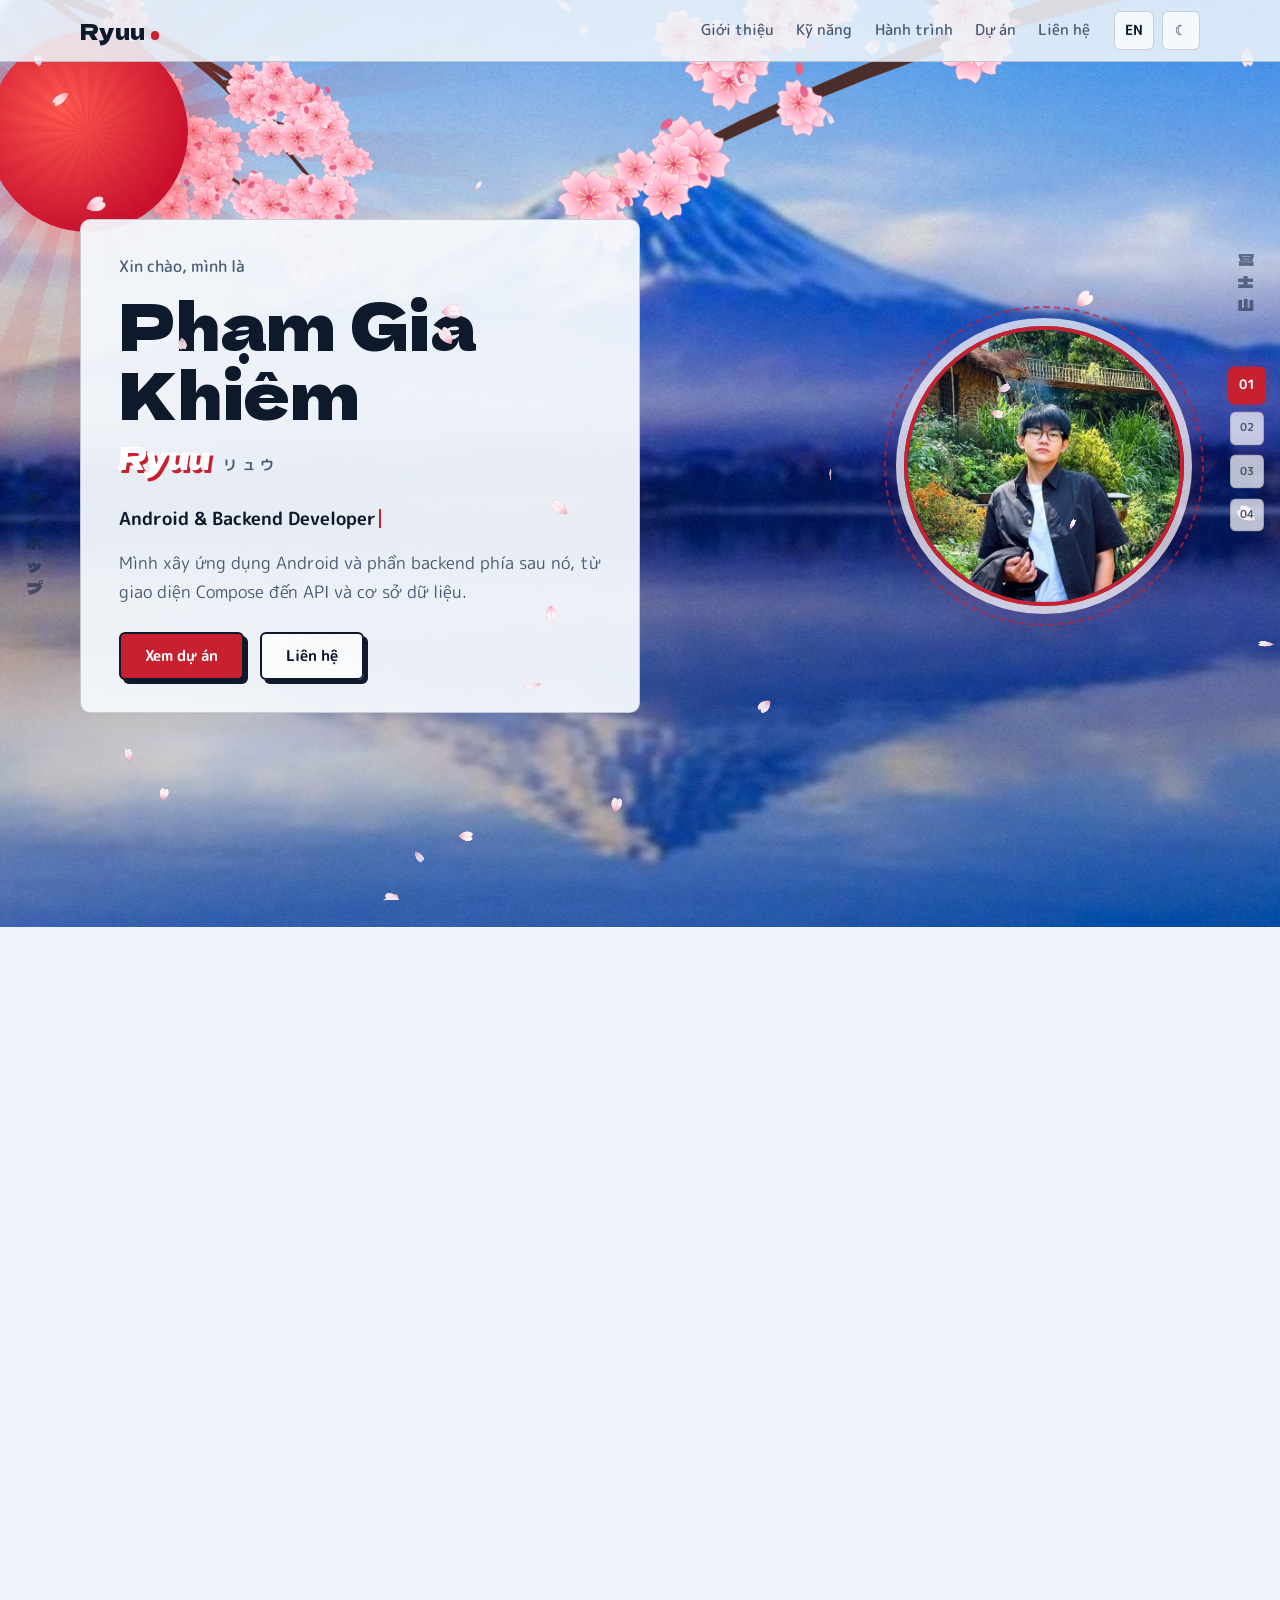
<file: portfolio_khiem/index.html>
<!DOCTYPE html>
<html lang="vi">
<head>
  <meta charset="UTF-8">
  <meta name="viewport" content="width=device-width, initial-scale=1">
  <title>Phạm Gia Khiêm (Ryuu) | Android &amp; Backend Developer</title>
  <meta name="description" content="Portfolio của Phạm Gia Khiêm (Ryuu), sinh viên CNTT năm 3 tại UTH, định hướng Android và Backend.">
  <link rel="icon" href="images/favicon.svg" type="image/svg+xml">
  <link rel="preconnect" href="https://fonts.googleapis.com">
  <link rel="preconnect" href="https://fonts.gstatic.com" crossorigin>
  <link href="https://fonts.googleapis.com/css2?family=Dela+Gothic+One&family=M+PLUS+Rounded+1c:wght@400;500;700&family=Be+Vietnam+Pro:wght@400;500;700&display=swap" rel="stylesheet">
  <link rel="stylesheet" href="css/style.css">
  <!-- Đặt theme sớm để tránh nháy màu khi tải trang -->
  <script>try{var t=localStorage.getItem('theme')||(matchMedia('(prefers-color-scheme: dark)').matches?'dark':'light');document.documentElement.dataset.theme=t}catch(e){}</script>
</head>
<body id="top">
  <div class="bg" aria-hidden="true"><div class="bg-slide s1" data-t="day" data-i="1"></div><div class="bg-slide s2" data-t="day" data-i="2"></div><div class="bg-slide s3" data-t="day" data-i="3"></div><div class="bg-slide s4" data-t="day" data-i="4"></div><div class="bg-slide s1" data-t="night" data-i="1"></div><div class="bg-slide s2" data-t="night" data-i="2"></div><div class="bg-slide s3" data-t="night" data-i="3"></div><div class="bg-slide s4" data-t="night" data-i="4"></div></div>
  <svg class="defs" width="0" height="0" aria-hidden="true" focusable="false"><defs><radialGradient id="blg" gradientUnits="userSpaceOnUse" cx="0" cy="0" r="25"><stop offset="0" style="stop-color:var(--bl-c)"/><stop offset=".4" style="stop-color:var(--bl-m)"/><stop offset="1" style="stop-color:var(--bl)"/></radialGradient><g id="bl"><g fill="url(#blg)" style="stroke:var(--bl-s)" stroke-width=".7" stroke-opacity=".7"><path d="M0 0C-9-5-14-18-6.5-25Q0-20 6.5-25C14-18 9-5 0 0Z" transform="rotate(0)"/><path d="M0 0C-9-5-14-18-6.5-25Q0-20 6.5-25C14-18 9-5 0 0Z" transform="rotate(72)"/><path d="M0 0C-9-5-14-18-6.5-25Q0-20 6.5-25C14-18 9-5 0 0Z" transform="rotate(144)"/><path d="M0 0C-9-5-14-18-6.5-25Q0-20 6.5-25C14-18 9-5 0 0Z" transform="rotate(216)"/><path d="M0 0C-9-5-14-18-6.5-25Q0-20 6.5-25C14-18 9-5 0 0Z" transform="rotate(288)"/></g><g style="stroke:var(--stamen)" stroke-width=".9" fill="none"><path d="M0 0L9.0 0.0"/><path d="M0 0L6.4 6.4"/><path d="M0 0L0.0 9.0"/><path d="M0 0L-6.4 6.4"/><path d="M0 0L-9.0 0.0"/><path d="M0 0L-6.4 -6.4"/><path d="M0 0L-0.0 -9.0"/><path d="M0 0L6.4 -6.4"/></g><g style="fill:var(--stamen)"><circle cx="9.0" cy="0.0" r="1.2"/><circle cx="6.4" cy="6.4" r="1.2"/><circle cx="0.0" cy="9.0" r="1.2"/><circle cx="-6.4" cy="6.4" r="1.2"/><circle cx="-9.0" cy="0.0" r="1.2"/><circle cx="-6.4" cy="-6.4" r="1.2"/><circle cx="-0.0" cy="-9.0" r="1.2"/><circle cx="6.4" cy="-6.4" r="1.2"/></g><circle r="2.6" style="fill:var(--bl-c)"/></g><g id="brA"><path d="M928.2 -39.3L861.7 -30.7L795.3 -17.8L728.6 -4.7L661.9 11.4L595.5 30.3L529.5 53.1L462.9 76.2L396.7 102.7L330.5 131.6L264.1 162.4L198.3 196.6L132.3 232.8L136.5 240.7L203.1 206.0L269.8 174.4L336.1 144.2L402.5 117.2L468.9 92.6L534.9 69.6L601.5 51.2L667.7 34.0L733.6 18.7L799.5 5.6L865.7 -2.9L931.8 -10.7ZM735.2 -0.3L704.1 -17.0L673.1 -32.7L641.8 -46.0L610.8 -58.5L580.0 -69.9L548.9 -78.8L518.1 -87.3L487.1 -93.2L456.3 -98.5L425.4 -101.9L394.6 -103.7L363.9 -103.5L363.8 -98.9L394.3 -97.2L424.7 -94.5L455.1 -90.3L485.5 -85.1L515.7 -77.5L546.1 -69.4L576.2 -58.8L606.6 -47.6L636.8 -34.6L666.6 -19.4L696.9 -3.5L727.0 14.4ZM643.4 -41.5L638.8 -57.2L633.9 -72.4L629.0 -87.0L624.4 -101.3L619.7 -115.0L614.6 -128.1L609.9 -140.9L605.2 -153.1L600.4 -164.9L595.3 -176.0L590.6 -186.7L586.0 -197.0L583.2 -195.8L587.8 -185.5L592.1 -174.6L596.1 -163.2L600.5 -151.3L604.8 -139.0L609.3 -126.3L613.3 -112.9L617.7 -99.1L622.2 -84.9L626.4 -70.1L630.6 -54.8L635.2 -39.1ZM547.4 -78.5L528.9 -78.0L510.3 -77.0L491.7 -76.2L473.1 -74.2L454.5 -72.2L436.0 -69.9L417.3 -67.6L398.9 -64.2L380.3 -60.7L361.7 -57.2L343.3 -52.8L324.7 -48.3L325.4 -45.3L344.0 -49.5L362.6 -53.1L381.1 -56.8L399.6 -59.6L418.2 -61.9L436.6 -64.5L455.1 -66.5L473.6 -67.8L492.1 -68.6L510.6 -69.6L529.0 -69.9L547.5 -69.8ZM429.0 -100.4L421.1 -113.3L413.6 -126.0L405.6 -138.0L398.3 -149.9L390.6 -161.1L382.8 -171.8L375.4 -182.3L367.8 -192.1L360.0 -201.4L352.3 -210.3L344.6 -218.7L337.1 -226.8L334.9 -224.8L342.3 -216.7L349.4 -207.9L356.5 -198.7L363.6 -189.0L370.8 -178.9L378.2 -168.6L385.3 -157.5L392.5 -146.2L400.0 -134.5L406.8 -122.0L414.2 -109.3L421.2 -96.0ZM670.0 16.3L641.4 -5.5L613.8 -27.1L585.4 -46.1L557.5 -64.3L529.4 -80.5L501.5 -95.6L473.6 -109.2L445.4 -120.4L417.5 -130.6L389.6 -139.5L361.7 -146.5L334.0 -152.4L332.8 -147.0L360.4 -140.9L387.7 -132.9L415.1 -123.8L442.3 -112.9L469.3 -100.0L496.7 -86.4L524.0 -71.2L551.1 -54.2L578.5 -36.0L605.3 -15.6L632.9 5.3L659.6 29.0ZM500.3 -94.9L483.2 -100.3L466.1 -105.2L448.9 -109.5L431.7 -113.7L414.5 -116.8L397.3 -119.9L380.2 -122.8L363.1 -125.3L345.9 -126.9L328.8 -128.3L311.7 -129.4L294.6 -130.1L294.5 -127.3L311.5 -126.2L328.5 -124.8L345.5 -122.8L362.4 -120.2L379.4 -117.7L396.3 -114.7L413.3 -111.0L430.1 -106.7L447.1 -102.5L463.9 -97.6L480.9 -92.5L497.9 -87.1ZM443.4 -120.8L426.4 -118.7L409.4 -115.6L392.4 -112.8L375.5 -108.7L358.4 -104.7L341.5 -99.9L324.6 -94.5L307.8 -88.4L290.9 -82.2L273.9 -75.6L257.0 -68.4L240.2 -60.6L241.4 -58.0L258.4 -65.1L275.4 -72.0L292.3 -78.4L309.2 -84.2L326.2 -89.2L343.2 -93.8L360.1 -98.1L376.9 -102.2L393.8 -105.2L410.6 -108.5L427.5 -110.5L444.4 -112.5ZM392.8 -136.9L391.1 -150.7L388.4 -164.1L386.1 -177.1L383.4 -189.6L381.2 -201.9L379.1 -213.7L376.7 -225.1L374.5 -236.1L372.0 -246.7L369.9 -256.9L367.5 -266.7L365.1 -276.1L362.3 -275.5L364.1 -266.0L365.8 -256.1L367.9 -245.9L369.5 -235.1L371.4 -224.1L373.2 -212.6L375.3 -200.8L377.2 -188.6L378.7 -175.9L380.6 -162.8L382.1 -149.4L384.5 -135.6ZM536.4 54.5L506.6 37.3L476.7 21.1L447.7 4.6L417.8 -9.4L388.2 -23.0L358.5 -35.4L329.0 -47.1L299.4 -57.4L270.0 -67.2L240.4 -75.6L211.0 -83.3L181.5 -89.8L180.4 -84.9L209.5 -77.5L238.6 -69.3L267.6 -59.8L296.7 -49.8L325.6 -38.3L354.6 -26.2L383.5 -12.8L412.5 1.4L441.1 17.1L470.6 32.2L499.2 49.7L528.0 68.2ZM444.0 6.4L426.2 7.9L408.5 11.1L390.6 14.2L372.9 18.7L355.2 23.9L337.5 29.7L319.8 36.5L302.1 43.8L284.5 52.3L266.8 61.3L249.2 71.2L231.7 82.2L233.0 84.4L250.9 74.2L268.6 64.8L286.2 56.0L304.0 48.3L321.6 41.1L339.3 35.1L356.9 29.6L374.5 25.1L392.1 21.6L409.6 18.4L427.2 16.9L444.8 15.3ZM418.7 -6.5L410.0 -18.5L401.4 -30.1L392.7 -41.0L384.4 -51.7L375.7 -61.4L366.9 -70.4L358.3 -79.1L349.9 -87.3L341.1 -94.6L332.7 -101.6L324.0 -107.8L315.7 -113.7L313.9 -111.1L322.2 -105.4L330.3 -98.6L338.6 -91.6L346.5 -83.7L354.9 -75.6L363.0 -66.8L370.9 -57.2L378.9 -47.1L387.4 -36.9L395.4 -25.6L403.5 -13.9L411.5 -1.6ZM302.3 -55.4L295.5 -70.6L288.3 -84.9L281.5 -98.6L274.5 -111.5L267.6 -123.6L260.7 -135.1L253.5 -145.5L246.6 -155.4L239.8 -164.6L233.0 -173.0L226.1 -180.6L219.1 -187.3L217.3 -185.5L223.7 -178.4L230.1 -170.6L236.6 -162.1L243.0 -152.9L249.4 -142.9L255.5 -131.9L262.0 -120.5L268.4 -108.2L274.7 -95.2L281.2 -81.5L287.3 -66.9L293.8 -51.7Z" style="fill:var(--wood)"/><path d="M928.2 -39.3L861.7 -30.7L795.3 -17.8L728.6 -4.7L661.9 11.4L595.5 30.3L529.5 53.1L462.9 76.2L396.7 102.7L330.5 131.6L264.1 162.4L198.3 196.6L132.3 232.8L136.5 240.7L203.1 206.0L269.8 174.4L336.1 144.2L402.5 117.2L468.9 92.6L534.9 69.6L601.5 51.2L667.7 34.0L733.6 18.7L799.5 5.6L865.7 -2.9L931.8 -10.7ZM735.2 -0.3L704.1 -17.0L673.1 -32.7L641.8 -46.0L610.8 -58.5L580.0 -69.9L548.9 -78.8L518.1 -87.3L487.1 -93.2L456.3 -98.5L425.4 -101.9L394.6 -103.7L363.9 -103.5L363.8 -98.9L394.3 -97.2L424.7 -94.5L455.1 -90.3L485.5 -85.1L515.7 -77.5L546.1 -69.4L576.2 -58.8L606.6 -47.6L636.8 -34.6L666.6 -19.4L696.9 -3.5L727.0 14.4ZM643.4 -41.5L638.8 -57.2L633.9 -72.4L629.0 -87.0L624.4 -101.3L619.7 -115.0L614.6 -128.1L609.9 -140.9L605.2 -153.1L600.4 -164.9L595.3 -176.0L590.6 -186.7L586.0 -197.0L583.2 -195.8L587.8 -185.5L592.1 -174.6L596.1 -163.2L600.5 -151.3L604.8 -139.0L609.3 -126.3L613.3 -112.9L617.7 -99.1L622.2 -84.9L626.4 -70.1L630.6 -54.8L635.2 -39.1ZM547.4 -78.5L528.9 -78.0L510.3 -77.0L491.7 -76.2L473.1 -74.2L454.5 -72.2L436.0 -69.9L417.3 -67.6L398.9 -64.2L380.3 -60.7L361.7 -57.2L343.3 -52.8L324.7 -48.3L325.4 -45.3L344.0 -49.5L362.6 -53.1L381.1 -56.8L399.6 -59.6L418.2 -61.9L436.6 -64.5L455.1 -66.5L473.6 -67.8L492.1 -68.6L510.6 -69.6L529.0 -69.9L547.5 -69.8ZM429.0 -100.4L421.1 -113.3L413.6 -126.0L405.6 -138.0L398.3 -149.9L390.6 -161.1L382.8 -171.8L375.4 -182.3L367.8 -192.1L360.0 -201.4L352.3 -210.3L344.6 -218.7L337.1 -226.8L334.9 -224.8L342.3 -216.7L349.4 -207.9L356.5 -198.7L363.6 -189.0L370.8 -178.9L378.2 -168.6L385.3 -157.5L392.5 -146.2L400.0 -134.5L406.8 -122.0L414.2 -109.3L421.2 -96.0ZM670.0 16.3L641.4 -5.5L613.8 -27.1L585.4 -46.1L557.5 -64.3L529.4 -80.5L501.5 -95.6L473.6 -109.2L445.4 -120.4L417.5 -130.6L389.6 -139.5L361.7 -146.5L334.0 -152.4L332.8 -147.0L360.4 -140.9L387.7 -132.9L415.1 -123.8L442.3 -112.9L469.3 -100.0L496.7 -86.4L524.0 -71.2L551.1 -54.2L578.5 -36.0L605.3 -15.6L632.9 5.3L659.6 29.0ZM500.3 -94.9L483.2 -100.3L466.1 -105.2L448.9 -109.5L431.7 -113.7L414.5 -116.8L397.3 -119.9L380.2 -122.8L363.1 -125.3L345.9 -126.9L328.8 -128.3L311.7 -129.4L294.6 -130.1L294.5 -127.3L311.5 -126.2L328.5 -124.8L345.5 -122.8L362.4 -120.2L379.4 -117.7L396.3 -114.7L413.3 -111.0L430.1 -106.7L447.1 -102.5L463.9 -97.6L480.9 -92.5L497.9 -87.1ZM443.4 -120.8L426.4 -118.7L409.4 -115.6L392.4 -112.8L375.5 -108.7L358.4 -104.7L341.5 -99.9L324.6 -94.5L307.8 -88.4L290.9 -82.2L273.9 -75.6L257.0 -68.4L240.2 -60.6L241.4 -58.0L258.4 -65.1L275.4 -72.0L292.3 -78.4L309.2 -84.2L326.2 -89.2L343.2 -93.8L360.1 -98.1L376.9 -102.2L393.8 -105.2L410.6 -108.5L427.5 -110.5L444.4 -112.5ZM392.8 -136.9L391.1 -150.7L388.4 -164.1L386.1 -177.1L383.4 -189.6L381.2 -201.9L379.1 -213.7L376.7 -225.1L374.5 -236.1L372.0 -246.7L369.9 -256.9L367.5 -266.7L365.1 -276.1L362.3 -275.5L364.1 -266.0L365.8 -256.1L367.9 -245.9L369.5 -235.1L371.4 -224.1L373.2 -212.6L375.3 -200.8L377.2 -188.6L378.7 -175.9L380.6 -162.8L382.1 -149.4L384.5 -135.6ZM536.4 54.5L506.6 37.3L476.7 21.1L447.7 4.6L417.8 -9.4L388.2 -23.0L358.5 -35.4L329.0 -47.1L299.4 -57.4L270.0 -67.2L240.4 -75.6L211.0 -83.3L181.5 -89.8L180.4 -84.9L209.5 -77.5L238.6 -69.3L267.6 -59.8L296.7 -49.8L325.6 -38.3L354.6 -26.2L383.5 -12.8L412.5 1.4L441.1 17.1L470.6 32.2L499.2 49.7L528.0 68.2ZM444.0 6.4L426.2 7.9L408.5 11.1L390.6 14.2L372.9 18.7L355.2 23.9L337.5 29.7L319.8 36.5L302.1 43.8L284.5 52.3L266.8 61.3L249.2 71.2L231.7 82.2L233.0 84.4L250.9 74.2L268.6 64.8L286.2 56.0L304.0 48.3L321.6 41.1L339.3 35.1L356.9 29.6L374.5 25.1L392.1 21.6L409.6 18.4L427.2 16.9L444.8 15.3ZM418.7 -6.5L410.0 -18.5L401.4 -30.1L392.7 -41.0L384.4 -51.7L375.7 -61.4L366.9 -70.4L358.3 -79.1L349.9 -87.3L341.1 -94.6L332.7 -101.6L324.0 -107.8L315.7 -113.7L313.9 -111.1L322.2 -105.4L330.3 -98.6L338.6 -91.6L346.5 -83.7L354.9 -75.6L363.0 -66.8L370.9 -57.2L378.9 -47.1L387.4 -36.9L395.4 -25.6L403.5 -13.9L411.5 -1.6ZM302.3 -55.4L295.5 -70.6L288.3 -84.9L281.5 -98.6L274.5 -111.5L267.6 -123.6L260.7 -135.1L253.5 -145.5L246.6 -155.4L239.8 -164.6L233.0 -173.0L226.1 -180.6L219.1 -187.3L217.3 -185.5L223.7 -178.4L230.1 -170.6L236.6 -162.1L243.0 -152.9L249.4 -142.9L255.5 -131.9L262.0 -120.5L268.4 -108.2L274.7 -95.2L281.2 -81.5L287.3 -66.9L293.8 -51.7Z" fill="none" style="stroke:var(--wood-l)" stroke-width=".8" opacity=".5"/><g><use href="#bl" transform="translate(600 -91) rotate(60) scale(1.26 1.09)"/><use href="#bl" transform="translate(621 -132) rotate(62) scale(1.12 1.09)"/><use href="#bl" transform="translate(631 -107) rotate(14) scale(1.08 1.03)"/><ellipse cx="619" cy="-116" rx="4.1" ry="6.6" transform="rotate(227 619 -116)" style="fill:var(--bud)"/><ellipse cx="610" cy="-150" rx="4.5" ry="7.4" transform="rotate(83 610 -150)" style="fill:var(--bud)"/><ellipse cx="641" cy="-130" rx="4.0" ry="6.5" transform="rotate(353 641 -130)" style="fill:var(--bud)"/><use href="#bl" transform="translate(627 -119) rotate(52) scale(1.02 1.01)"/><use href="#bl" transform="translate(615 -85) rotate(2) scale(1.43 1.26)"/><use href="#bl" transform="translate(617 -126) rotate(23) scale(1.42 1.16)"/><use href="#bl" transform="translate(627 -120) rotate(22) scale(1.42 1.39)"/><ellipse cx="650" cy="-121" rx="3.9" ry="6.3" transform="rotate(171 650 -121)" style="fill:var(--bud)"/><ellipse cx="649" cy="-131" rx="4.4" ry="7.2" transform="rotate(300 649 -131)" style="fill:var(--bud)"/><ellipse cx="614" cy="-118" rx="4.4" ry="7.1" transform="rotate(6 614 -118)" style="fill:var(--bud)"/><use href="#bl" transform="translate(620 -153) rotate(24) scale(0.90 0.72)"/><use href="#bl" transform="translate(618 -109) rotate(1) scale(0.89 0.83)"/><ellipse cx="591" cy="-118" rx="3.8" ry="6.2" transform="rotate(79 591 -118)" style="fill:var(--bud)"/><ellipse cx="577" cy="-106" rx="4.5" ry="7.3" transform="rotate(70 577 -106)" style="fill:var(--bud)"/><ellipse cx="581" cy="-119" rx="4.1" ry="6.7" transform="rotate(107 581 -119)" style="fill:var(--bud)"/><use href="#bl" transform="translate(586 -187) rotate(63) scale(1.07 1.02)"/><use href="#bl" transform="translate(620 -235) rotate(2) scale(1.30 1.26)"/><use href="#bl" transform="translate(593 -218) rotate(67) scale(1.02 0.87)"/><use href="#bl" transform="translate(597 -183) rotate(57) scale(1.05 0.94)"/><use href="#bl" transform="translate(579 -157) rotate(33) scale(1.17 1.13)"/><use href="#bl" transform="translate(601 -184) rotate(69) scale(0.93 0.89)"/><ellipse cx="549" cy="-187" rx="3.6" ry="5.8" transform="rotate(11 549 -187)" style="fill:var(--bud)"/><ellipse cx="599" cy="-194" rx="3.5" ry="5.7" transform="rotate(129 599 -194)" style="fill:var(--bud)"/><use href="#bl" transform="translate(446 -65) rotate(49) scale(1.33 1.19)"/><use href="#bl" transform="translate(419 -83) rotate(25) scale(1.36 1.21)"/><use href="#bl" transform="translate(454 -86) rotate(36) scale(1.36 1.28)"/><ellipse cx="425" cy="-57" rx="3.9" ry="6.3" transform="rotate(300 425 -57)" style="fill:var(--bud)"/><ellipse cx="414" cy="-106" rx="4.5" ry="7.3" transform="rotate(227 414 -106)" style="fill:var(--bud)"/><ellipse cx="406" cy="-103" rx="3.8" ry="6.2" transform="rotate(225 406 -103)" style="fill:var(--bud)"/><use href="#bl" transform="translate(458 -75) rotate(22) scale(0.96 0.82)"/><use href="#bl" transform="translate(459 -76) rotate(66) scale(0.99 0.95)"/><ellipse cx="488" cy="-92" rx="4.1" ry="6.7" transform="rotate(46 488 -92)" style="fill:var(--bud)"/><ellipse cx="460" cy="-87" rx="3.4" ry="5.4" transform="rotate(289 460 -87)" style="fill:var(--bud)"/><use href="#bl" transform="translate(406 -62) rotate(27) scale(1.43 1.25)"/><use href="#bl" transform="translate(387 -62) rotate(36) scale(1.17 1.06)"/><use href="#bl" transform="translate(373 -80) rotate(1) scale(1.26 1.09)"/><ellipse cx="409" cy="-44" rx="4.7" ry="7.7" transform="rotate(7 409 -44)" style="fill:var(--bud)"/><ellipse cx="433" cy="-78" rx="4.5" ry="7.3" transform="rotate(99 433 -78)" style="fill:var(--bud)"/><use href="#bl" transform="translate(422 -74) rotate(46) scale(1.21 1.18)"/><use href="#bl" transform="translate(414 -59) rotate(70) scale(0.87 0.74)"/><ellipse cx="411" cy="-31" rx="4.2" ry="6.9" transform="rotate(318 411 -31)" style="fill:var(--bud)"/><ellipse cx="442" cy="-69" rx="4.5" ry="7.3" transform="rotate(134 442 -69)" style="fill:var(--bud)"/><ellipse cx="409" cy="-53" rx="3.4" ry="5.5" transform="rotate(263 409 -53)" style="fill:var(--bud)"/><use href="#bl" transform="translate(356 -41) rotate(40) scale(0.89 0.77)"/><use href="#bl" transform="translate(321 -38) rotate(32) scale(1.35 1.25)"/><use href="#bl" transform="translate(295 -6) rotate(60) scale(1.21 1.08)"/><use href="#bl" transform="translate(323 -77) rotate(10) scale(1.01 1.00)"/><ellipse cx="304" cy="-37" rx="3.5" ry="5.7" transform="rotate(74 304 -37)" style="fill:var(--bud)"/><ellipse cx="322" cy="-60" rx="3.5" ry="5.7" transform="rotate(190 322 -60)" style="fill:var(--bud)"/><use href="#bl" transform="translate(349 -202) rotate(1) scale(1.23 1.17)"/><use href="#bl" transform="translate(344 -213) rotate(35) scale(0.94 0.85)"/><use href="#bl" transform="translate(370 -203) rotate(35) scale(1.30 1.12)"/><ellipse cx="351" cy="-235" rx="3.4" ry="5.5" transform="rotate(35 351 -235)" style="fill:var(--bud)"/><use href="#bl" transform="translate(353 -227) rotate(60) scale(1.09 1.00)"/><use href="#bl" transform="translate(334 -223) rotate(71) scale(1.30 1.28)"/><ellipse cx="347" cy="-207" rx="4.1" ry="6.6" transform="rotate(10 347 -207)" style="fill:var(--bud)"/><ellipse cx="369" cy="-242" rx="4.6" ry="7.5" transform="rotate(76 369 -242)" style="fill:var(--bud)"/><ellipse cx="343" cy="-229" rx="3.7" ry="6.0" transform="rotate(327 343 -229)" style="fill:var(--bud)"/><use href="#bl" transform="translate(372 -197) rotate(17) scale(1.24 1.01)"/><use href="#bl" transform="translate(377 -169) rotate(17) scale(1.40 1.34)"/><use href="#bl" transform="translate(382 -178) rotate(63) scale(1.18 1.12)"/><ellipse cx="367" cy="-196" rx="3.8" ry="6.2" transform="rotate(266 367 -196)" style="fill:var(--bud)"/><use href="#bl" transform="translate(370 -178) rotate(31) scale(1.24 1.02)"/><use href="#bl" transform="translate(371 -186) rotate(69) scale(1.07 0.87)"/><ellipse cx="407" cy="-174" rx="4.3" ry="6.9" transform="rotate(49 407 -174)" style="fill:var(--bud)"/><ellipse cx="388" cy="-186" rx="3.7" ry="6.1" transform="rotate(186 388 -186)" style="fill:var(--bud)"/><ellipse cx="354" cy="-179" rx="4.0" ry="6.5" transform="rotate(266 354 -179)" style="fill:var(--bud)"/><use href="#bl" transform="translate(329 -220) rotate(33) scale(1.27 1.08)"/><use href="#bl" transform="translate(360 -222) rotate(56) scale(0.95 0.85)"/><use href="#bl" transform="translate(308 -205) rotate(51) scale(1.15 0.91)"/><use href="#bl" transform="translate(363 -230) rotate(55) scale(1.36 1.22)"/><use href="#bl" transform="translate(313 -205) rotate(22) scale(1.34 1.32)"/><ellipse cx="322" cy="-204" rx="4.2" ry="6.8" transform="rotate(61 322 -204)" style="fill:var(--bud)"/><ellipse cx="327" cy="-203" rx="4.4" ry="7.2" transform="rotate(94 327 -203)" style="fill:var(--bud)"/><ellipse cx="337" cy="-282" rx="4.1" ry="6.7" transform="rotate(202 337 -282)" style="fill:var(--bud)"/><use href="#bl" transform="translate(524 -77) rotate(66) scale(1.17 1.14)"/><use href="#bl" transform="translate(523 -84) rotate(28) scale(1.25 1.18)"/><use href="#bl" transform="translate(557 -110) rotate(50) scale(0.86 0.85)"/><use href="#bl" transform="translate(572 -82) rotate(54) scale(1.09 0.90)"/><ellipse cx="550" cy="-74" rx="3.9" ry="6.4" transform="rotate(294 550 -74)" style="fill:var(--bud)"/><ellipse cx="573" cy="-98" rx="3.3" ry="5.4" transform="rotate(105 573 -98)" style="fill:var(--bud)"/><use href="#bl" transform="translate(444 -90) rotate(62) scale(1.43 1.12)"/><use href="#bl" transform="translate(467 -101) rotate(71) scale(1.00 0.81)"/><ellipse cx="465" cy="-96" rx="3.9" ry="6.3" transform="rotate(352 465 -96)" style="fill:var(--bud)"/><ellipse cx="472" cy="-68" rx="4.4" ry="7.1" transform="rotate(131 472 -68)" style="fill:var(--bud)"/><use href="#bl" transform="translate(399 -103) rotate(8) scale(0.93 0.93)"/><use href="#bl" transform="translate(359 -101) rotate(20) scale(1.32 1.20)"/><use href="#bl" transform="translate(384 -90) rotate(22) scale(1.33 1.26)"/><use href="#bl" transform="translate(364 -107) rotate(7) scale(0.94 0.86)"/><use href="#bl" transform="translate(392 -101) rotate(67) scale(0.93 0.90)"/><use href="#bl" transform="translate(357 -120) rotate(8) scale(1.26 1.15)"/><ellipse cx="368" cy="-130" rx="4.4" ry="7.2" transform="rotate(226 368 -130)" style="fill:var(--bud)"/><ellipse cx="303" cy="-128" rx="4.5" ry="7.2" transform="rotate(287 303 -128)" style="fill:var(--bud)"/><use href="#bl" transform="translate(433 -98) rotate(1) scale(1.09 1.03)"/><use href="#bl" transform="translate(419 -132) rotate(16) scale(1.37 1.37)"/><use href="#bl" transform="translate(421 -101) rotate(19) scale(1.20 1.08)"/><ellipse cx="415" cy="-160" rx="4.0" ry="6.5" transform="rotate(66 415 -160)" style="fill:var(--bud)"/><ellipse cx="456" cy="-102" rx="4.7" ry="7.7" transform="rotate(180 456 -102)" style="fill:var(--bud)"/><ellipse cx="424" cy="-124" rx="4.2" ry="6.9" transform="rotate(122 424 -124)" style="fill:var(--bud)"/><use href="#bl" transform="translate(380 -119) rotate(63) scale(0.88 0.76)"/><use href="#bl" transform="translate(358 -98) rotate(28) scale(0.93 0.85)"/><use href="#bl" transform="translate(370 -114) rotate(49) scale(1.02 0.87)"/><use href="#bl" transform="translate(408 -105) rotate(33) scale(0.88 0.73)"/><ellipse cx="341" cy="-112" rx="3.6" ry="5.9" transform="rotate(93 341 -112)" style="fill:var(--bud)"/><use href="#bl" transform="translate(283 -125) rotate(30) scale(1.19 1.16)"/><use href="#bl" transform="translate(304 -147) rotate(31) scale(0.90 0.86)"/><use href="#bl" transform="translate(308 -139) rotate(67) scale(1.03 0.94)"/><use href="#bl" transform="translate(288 -109) rotate(71) scale(1.32 1.08)"/><ellipse cx="306" cy="-131" rx="3.6" ry="5.9" transform="rotate(326 306 -131)" style="fill:var(--bud)"/><use href="#bl" transform="translate(438 -96) rotate(29) scale(1.08 0.85)"/><use href="#bl" transform="translate(391 -102) rotate(43) scale(0.95 0.82)"/><use href="#bl" transform="translate(389 -106) rotate(20) scale(1.02 1.00)"/><use href="#bl" transform="translate(431 -107) rotate(30) scale(0.96 0.79)"/><ellipse cx="439" cy="-147" rx="4.0" ry="6.5" transform="rotate(9 439 -147)" style="fill:var(--bud)"/><use href="#bl" transform="translate(299 -140) rotate(24) scale(1.09 1.00)"/><use href="#bl" transform="translate(306 -128) rotate(36) scale(1.20 1.06)"/><use href="#bl" transform="translate(295 -134) rotate(51) scale(1.29 1.27)"/><use href="#bl" transform="translate(325 -136) rotate(40) scale(1.30 1.10)"/><use href="#bl" transform="translate(309 -119) rotate(19) scale(1.36 1.20)"/><use href="#bl" transform="translate(294 -162) rotate(42) scale(1.34 1.08)"/><ellipse cx="275" cy="-110" rx="3.5" ry="5.7" transform="rotate(301 275 -110)" style="fill:var(--bud)"/><ellipse cx="309" cy="-118" rx="4.6" ry="7.5" transform="rotate(178 309 -118)" style="fill:var(--bud)"/><ellipse cx="263" cy="-136" rx="4.5" ry="7.4" transform="rotate(29 263 -136)" style="fill:var(--bud)"/><use href="#bl" transform="translate(273 -76) rotate(13) scale(1.12 1.11)"/><use href="#bl" transform="translate(306 -90) rotate(34) scale(1.02 0.89)"/><use href="#bl" transform="translate(286 -80) rotate(38) scale(1.16 1.00)"/><ellipse cx="279" cy="-98" rx="4.3" ry="6.9" transform="rotate(293 279 -98)" style="fill:var(--bud)"/><ellipse cx="298" cy="-86" rx="4.0" ry="6.5" transform="rotate(333 298 -86)" style="fill:var(--bud)"/><ellipse cx="275" cy="-75" rx="3.6" ry="5.8" transform="rotate(248 275 -75)" style="fill:var(--bud)"/><use href="#bl" transform="translate(318 -92) rotate(38) scale(0.95 0.93)"/><use href="#bl" transform="translate(319 -106) rotate(8) scale(1.27 1.27)"/><use href="#bl" transform="translate(337 -80) rotate(43) scale(0.95 0.74)"/><use href="#bl" transform="translate(324 -93) rotate(68) scale(1.17 1.01)"/><ellipse cx="345" cy="-71" rx="3.6" ry="5.9" transform="rotate(13 345 -71)" style="fill:var(--bud)"/><ellipse cx="339" cy="-73" rx="3.2" ry="5.2" transform="rotate(217 339 -73)" style="fill:var(--bud)"/><use href="#bl" transform="translate(315 -107) rotate(26) scale(1.28 1.20)"/><use href="#bl" transform="translate(296 -109) rotate(29) scale(1.19 1.07)"/><use href="#bl" transform="translate(303 -96) rotate(35) scale(1.37 1.13)"/><ellipse cx="318" cy="-104" rx="3.4" ry="5.6" transform="rotate(305 318 -104)" style="fill:var(--bud)"/><use href="#bl" transform="translate(318 -81) rotate(29) scale(1.02 0.96)"/><use href="#bl" transform="translate(325 -101) rotate(47) scale(1.23 1.00)"/><ellipse cx="311" cy="-124" rx="3.7" ry="6.1" transform="rotate(155 311 -124)" style="fill:var(--bud)"/><ellipse cx="302" cy="-106" rx="3.8" ry="6.1" transform="rotate(114 302 -106)" style="fill:var(--bud)"/><ellipse cx="333" cy="-70" rx="4.7" ry="7.6" transform="rotate(2 333 -70)" style="fill:var(--bud)"/><use href="#bl" transform="translate(213 -55) rotate(59) scale(0.88 0.88)"/><use href="#bl" transform="translate(218 -68) rotate(3) scale(1.23 1.07)"/><use href="#bl" transform="translate(222 -60) rotate(15) scale(1.13 0.90)"/><use href="#bl" transform="translate(242 -44) rotate(58) scale(0.94 0.89)"/><ellipse cx="243" cy="-28" rx="4.1" ry="6.7" transform="rotate(189 243 -28)" style="fill:var(--bud)"/><ellipse cx="238" cy="-15" rx="4.4" ry="7.1" transform="rotate(78 238 -15)" style="fill:var(--bud)"/><ellipse cx="220" cy="-64" rx="4.6" ry="7.5" transform="rotate(331 220 -64)" style="fill:var(--bud)"/><use href="#bl" transform="translate(355 -248) rotate(28) scale(1.35 1.23)"/><use href="#bl" transform="translate(355 -206) rotate(7) scale(1.01 0.99)"/><use href="#bl" transform="translate(373 -254) rotate(8) scale(1.00 0.83)"/><ellipse cx="392" cy="-242" rx="4.7" ry="7.7" transform="rotate(12 392 -242)" style="fill:var(--bud)"/><ellipse cx="364" cy="-256" rx="4.7" ry="7.7" transform="rotate(318 364 -256)" style="fill:var(--bud)"/><use href="#bl" transform="translate(383 -203) rotate(58) scale(1.01 0.79)"/><use href="#bl" transform="translate(398 -182) rotate(42) scale(1.26 1.08)"/><use href="#bl" transform="translate(381 -207) rotate(36) scale(1.08 0.85)"/><ellipse cx="373" cy="-216" rx="3.3" ry="5.4" transform="rotate(76 373 -216)" style="fill:var(--bud)"/><ellipse cx="385" cy="-174" rx="4.4" ry="7.2" transform="rotate(238 385 -174)" style="fill:var(--bud)"/><ellipse cx="369" cy="-202" rx="3.3" ry="5.4" transform="rotate(110 369 -202)" style="fill:var(--bud)"/><use href="#bl" transform="translate(349 -217) rotate(47) scale(1.36 1.34)"/><use href="#bl" transform="translate(381 -199) rotate(65) scale(1.36 1.15)"/><ellipse cx="384" cy="-220" rx="4.6" ry="7.5" transform="rotate(252 384 -220)" style="fill:var(--bud)"/><use href="#bl" transform="translate(378 -204) rotate(30) scale(1.31 1.09)"/><use href="#bl" transform="translate(371 -194) rotate(12) scale(1.15 1.13)"/><use href="#bl" transform="translate(400 -208) rotate(71) scale(0.86 0.79)"/><ellipse cx="398" cy="-173" rx="4.0" ry="6.5" transform="rotate(332 398 -173)" style="fill:var(--bud)"/><ellipse cx="378" cy="-204" rx="3.3" ry="5.4" transform="rotate(25 378 -204)" style="fill:var(--bud)"/><ellipse cx="397" cy="-183" rx="4.1" ry="6.6" transform="rotate(318 397 -183)" style="fill:var(--bud)"/><use href="#bl" transform="translate(357 -297) rotate(42) scale(0.95 0.81)"/><use href="#bl" transform="translate(358 -283) rotate(59) scale(1.41 1.14)"/><use href="#bl" transform="translate(365 -276) rotate(50) scale(1.43 1.22)"/><use href="#bl" transform="translate(371 -275) rotate(65) scale(1.12 0.95)"/><use href="#bl" transform="translate(359 -275) rotate(25) scale(0.94 0.92)"/><ellipse cx="354" cy="-312" rx="4.4" ry="7.2" transform="rotate(330 354 -312)" style="fill:var(--bud)"/><use href="#bl" transform="translate(373 -146) rotate(26) scale(1.25 1.05)"/><use href="#bl" transform="translate(377 -145) rotate(34) scale(0.95 0.78)"/><ellipse cx="390" cy="-156" rx="3.9" ry="6.3" transform="rotate(323 390 -156)" style="fill:var(--bud)"/><ellipse cx="415" cy="-177" rx="4.3" ry="6.9" transform="rotate(44 415 -177)" style="fill:var(--bud)"/><ellipse cx="383" cy="-117" rx="3.8" ry="6.2" transform="rotate(205 383 -117)" style="fill:var(--bud)"/><use href="#bl" transform="translate(426 -85) rotate(55) scale(1.29 1.08)"/><use href="#bl" transform="translate(451 -125) rotate(44) scale(1.41 1.11)"/><ellipse cx="465" cy="-101" rx="4.4" ry="7.1" transform="rotate(296 465 -101)" style="fill:var(--bud)"/><ellipse cx="419" cy="-95" rx="4.5" ry="7.3" transform="rotate(17 419 -95)" style="fill:var(--bud)"/><use href="#bl" transform="translate(311 -176) rotate(39) scale(1.23 1.22)"/><use href="#bl" transform="translate(336 -156) rotate(56) scale(1.21 0.95)"/><use href="#bl" transform="translate(323 -118) rotate(20) scale(1.25 1.11)"/><use href="#bl" transform="translate(376 -195) rotate(54) scale(1.19 1.05)"/><use href="#bl" transform="translate(332 -147) rotate(18) scale(1.15 1.12)"/><use href="#bl" transform="translate(313 -104) rotate(18) scale(1.10 0.86)"/><ellipse cx="318" cy="-200" rx="3.4" ry="5.6" transform="rotate(211 318 -200)" style="fill:var(--bud)"/><use href="#bl" transform="translate(311 13) rotate(14) scale(1.14 0.94)"/><use href="#bl" transform="translate(344 41) rotate(18) scale(1.11 0.91)"/><use href="#bl" transform="translate(319 55) rotate(21) scale(1.31 1.23)"/><use href="#bl" transform="translate(294 47) rotate(11) scale(1.11 0.90)"/><ellipse cx="353" cy="61" rx="4.1" ry="6.7" transform="rotate(180 353 61)" style="fill:var(--bud)"/><ellipse cx="302" cy="40" rx="4.1" ry="6.7" transform="rotate(170 302 40)" style="fill:var(--bud)"/><ellipse cx="282" cy="60" rx="4.0" ry="6.4" transform="rotate(198 282 60)" style="fill:var(--bud)"/><use href="#bl" transform="translate(298 62) rotate(47) scale(1.08 0.89)"/><use href="#bl" transform="translate(306 34) rotate(15) scale(0.98 0.95)"/><ellipse cx="306" cy="62" rx="3.4" ry="5.6" transform="rotate(12 306 62)" style="fill:var(--bud)"/><ellipse cx="303" cy="47" rx="4.7" ry="7.6" transform="rotate(229 303 47)" style="fill:var(--bud)"/><ellipse cx="304" cy="83" rx="4.6" ry="7.4" transform="rotate(308 304 83)" style="fill:var(--bud)"/><use href="#bl" transform="translate(357 2) rotate(42) scale(0.91 0.83)"/><use href="#bl" transform="translate(386 -0) rotate(26) scale(1.11 1.00)"/><use href="#bl" transform="translate(364 25) rotate(52) scale(1.44 1.13)"/><ellipse cx="348" cy="82" rx="3.7" ry="6.1" transform="rotate(52 348 82)" style="fill:var(--bud)"/><ellipse cx="350" cy="33" rx="3.8" ry="6.2" transform="rotate(33 350 33)" style="fill:var(--bud)"/><ellipse cx="353" cy="23" rx="4.6" ry="7.6" transform="rotate(283 353 23)" style="fill:var(--bud)"/><use href="#bl" transform="translate(349 41) rotate(54) scale(1.22 1.06)"/><use href="#bl" transform="translate(371 4) rotate(51) scale(1.24 1.17)"/><use href="#bl" transform="translate(352 32) rotate(40) scale(1.40 1.33)"/><ellipse cx="369" cy="39" rx="4.0" ry="6.4" transform="rotate(134 369 39)" style="fill:var(--bud)"/><use href="#bl" transform="translate(199 69) rotate(64) scale(1.16 1.15)"/><use href="#bl" transform="translate(230 99) rotate(15) scale(1.12 0.97)"/><use href="#bl" transform="translate(253 119) rotate(52) scale(1.25 1.25)"/><use href="#bl" transform="translate(268 96) rotate(31) scale(1.23 1.14)"/><use href="#bl" transform="translate(238 80) rotate(23) scale(1.41 1.13)"/><ellipse cx="266" cy="114" rx="4.6" ry="7.5" transform="rotate(353 266 114)" style="fill:var(--bud)"/><ellipse cx="260" cy="71" rx="3.7" ry="6.1" transform="rotate(216 260 71)" style="fill:var(--bud)"/><use href="#bl" transform="translate(368 -61) rotate(46) scale(1.25 1.00)"/><use href="#bl" transform="translate(393 -49) rotate(68) scale(0.92 0.82)"/><ellipse cx="357" cy="-48" rx="4.7" ry="7.7" transform="rotate(19 357 -48)" style="fill:var(--bud)"/><use href="#bl" transform="translate(339 -123) rotate(46) scale(1.37 1.19)"/><use href="#bl" transform="translate(361 -86) rotate(60) scale(1.04 1.03)"/><ellipse cx="332" cy="-151" rx="3.6" ry="5.9" transform="rotate(307 332 -151)" style="fill:var(--bud)"/><use href="#bl" transform="translate(358 -86) rotate(33) scale(1.17 1.05)"/><use href="#bl" transform="translate(356 -94) rotate(18) scale(1.43 1.41)"/><use href="#bl" transform="translate(361 -112) rotate(23) scale(0.97 0.85)"/><ellipse cx="378" cy="-70" rx="4.4" ry="7.1" transform="rotate(196 378 -70)" style="fill:var(--bud)"/><use href="#bl" transform="translate(319 -126) rotate(16) scale(0.90 0.77)"/><use href="#bl" transform="translate(316 -99) rotate(66) scale(1.22 1.19)"/><use href="#bl" transform="translate(303 -111) rotate(42) scale(1.28 1.08)"/><use href="#bl" transform="translate(336 -105) rotate(52) scale(1.08 0.95)"/><ellipse cx="329" cy="-138" rx="4.4" ry="7.2" transform="rotate(74 329 -138)" style="fill:var(--bud)"/><use href="#bl" transform="translate(339 -83) rotate(71) scale(0.97 0.86)"/><use href="#bl" transform="translate(339 -95) rotate(5) scale(1.24 1.14)"/><ellipse cx="324" cy="-75" rx="4.7" ry="7.6" transform="rotate(90 324 -75)" style="fill:var(--bud)"/><use href="#bl" transform="translate(360 -114) rotate(0) scale(1.26 1.18)"/><use href="#bl" transform="translate(300 -119) rotate(41) scale(1.08 0.88)"/><use href="#bl" transform="translate(350 -111) rotate(43) scale(0.97 0.83)"/><use href="#bl" transform="translate(332 -106) rotate(22) scale(1.23 1.13)"/><use href="#bl" transform="translate(324 -133) rotate(1) scale(1.32 1.10)"/><use href="#bl" transform="translate(326 -148) rotate(36) scale(1.23 1.05)"/><ellipse cx="349" cy="-79" rx="3.4" ry="5.6" transform="rotate(309 349 -79)" style="fill:var(--bud)"/><ellipse cx="302" cy="-96" rx="3.5" ry="5.7" transform="rotate(38 302 -96)" style="fill:var(--bud)"/><use href="#bl" transform="translate(288 -127) rotate(31) scale(1.39 1.39)"/><use href="#bl" transform="translate(251 -135) rotate(0) scale(0.88 0.76)"/><use href="#bl" transform="translate(240 -131) rotate(27) scale(1.24 1.12)"/><ellipse cx="240" cy="-150" rx="3.2" ry="5.2" transform="rotate(197 240 -150)" style="fill:var(--bud)"/><ellipse cx="256" cy="-180" rx="4.6" ry="7.4" transform="rotate(121 256 -180)" style="fill:var(--bud)"/><ellipse cx="279" cy="-161" rx="3.7" ry="5.9" transform="rotate(281 279 -161)" style="fill:var(--bud)"/><use href="#bl" transform="translate(241 -165) rotate(55) scale(1.16 0.94)"/><use href="#bl" transform="translate(219 -167) rotate(42) scale(1.11 0.96)"/><use href="#bl" transform="translate(221 -187) rotate(47) scale(1.38 1.30)"/><ellipse cx="236" cy="-161" rx="4.0" ry="6.5" transform="rotate(196 236 -161)" style="fill:var(--bud)"/><ellipse cx="212" cy="-167" rx="3.7" ry="6.1" transform="rotate(255 212 -167)" style="fill:var(--bud)"/><ellipse cx="207" cy="-156" rx="3.5" ry="5.7" transform="rotate(322 207 -156)" style="fill:var(--bud)"/><use href="#bl" transform="translate(255 -134) rotate(64) scale(1.11 0.90)"/><use href="#bl" transform="translate(257 -145) rotate(24) scale(0.95 0.94)"/><use href="#bl" transform="translate(250 -122) rotate(59) scale(1.21 1.13)"/><use href="#bl" transform="translate(252 -133) rotate(68) scale(1.25 1.24)"/><ellipse cx="266" cy="-137" rx="3.8" ry="6.2" transform="rotate(114 266 -137)" style="fill:var(--bud)"/><ellipse cx="240" cy="-147" rx="3.3" ry="5.4" transform="rotate(225 240 -147)" style="fill:var(--bud)"/><ellipse cx="241" cy="-136" rx="3.5" ry="5.7" transform="rotate(6 241 -136)" style="fill:var(--bud)"/><use href="#bl" transform="translate(221 -191) rotate(27) scale(1.29 1.21)"/><use href="#bl" transform="translate(227 -164) rotate(65) scale(0.87 0.75)"/><use href="#bl" transform="translate(227 -185) rotate(61) scale(0.88 0.75)"/><use href="#bl" transform="translate(223 -181) rotate(29) scale(1.06 0.94)"/><ellipse cx="236" cy="-188" rx="4.5" ry="7.3" transform="rotate(48 236 -188)" style="fill:var(--bud)"/><ellipse cx="251" cy="-203" rx="3.7" ry="6.0" transform="rotate(93 251 -203)" style="fill:var(--bud)"/><use href="#bl" transform="translate(227 -179) rotate(20) scale(1.32 1.27)"/><use href="#bl" transform="translate(261 -156) rotate(4) scale(1.35 1.18)"/><use href="#bl" transform="translate(256 -157) rotate(57) scale(1.01 0.91)"/><use href="#bl" transform="translate(226 -187) rotate(58) scale(1.32 1.08)"/><ellipse cx="234" cy="-197" rx="4.2" ry="6.8" transform="rotate(264 234 -197)" style="fill:var(--bud)"/><ellipse cx="231" cy="-179" rx="3.4" ry="5.5" transform="rotate(14 231 -179)" style="fill:var(--bud)"/><ellipse cx="218" cy="-174" rx="4.5" ry="7.4" transform="rotate(135 218 -174)" style="fill:var(--bud)"/><use href="#bl" transform="translate(198 -194) rotate(31) scale(0.88 0.73)"/><use href="#bl" transform="translate(210 -178) rotate(9) scale(1.09 1.08)"/><use href="#bl" transform="translate(248 -209) rotate(55) scale(1.40 1.28)"/><use href="#bl" transform="translate(203 -177) rotate(12) scale(1.19 1.08)"/><use href="#bl" transform="translate(202 -200) rotate(67) scale(0.90 0.76)"/><use href="#bl" transform="translate(212 -185) rotate(45) scale(1.31 1.18)"/><ellipse cx="228" cy="-184" rx="3.3" ry="5.4" transform="rotate(301 228 -184)" style="fill:var(--bud)"/><ellipse cx="238" cy="-179" rx="3.8" ry="6.1" transform="rotate(205 238 -179)" style="fill:var(--bud)"/><ellipse cx="194" cy="-172" rx="4.4" ry="7.2" transform="rotate(113 194 -172)" style="fill:var(--bud)"/><use href="#bl" transform="translate(344 -29) rotate(45) scale(1.12 1.00)"/><use href="#bl" transform="translate(349 -46) rotate(37) scale(1.45 1.33)"/><use href="#bl" transform="translate(324 -52) rotate(14) scale(1.17 1.09)"/><use href="#bl" transform="translate(301 -41) rotate(25) scale(1.24 1.06)"/><ellipse cx="304" cy="-3" rx="3.6" ry="5.8" transform="rotate(254 304 -3)" style="fill:var(--bud)"/><ellipse cx="322" cy="-31" rx="3.3" ry="5.3" transform="rotate(350 322 -31)" style="fill:var(--bud)"/><ellipse cx="349" cy="-67" rx="4.8" ry="7.8" transform="rotate(219 349 -67)" style="fill:var(--bud)"/><use href="#bl" transform="translate(245 -73) rotate(63) scale(1.42 1.15)"/><use href="#bl" transform="translate(238 -60) rotate(58) scale(1.41 1.12)"/><use href="#bl" transform="translate(247 -83) rotate(40) scale(1.17 1.04)"/><use href="#bl" transform="translate(242 -74) rotate(25) scale(0.89 0.78)"/><ellipse cx="255" cy="-88" rx="3.6" ry="5.9" transform="rotate(128 255 -88)" style="fill:var(--bud)"/><use href="#bl" transform="translate(194 -34) rotate(40) scale(1.22 1.19)"/><use href="#bl" transform="translate(202 -112) rotate(53) scale(1.06 0.90)"/><use href="#bl" transform="translate(163 -114) rotate(16) scale(1.10 1.09)"/><use href="#bl" transform="translate(206 -72) rotate(7) scale(0.87 0.72)"/><ellipse cx="151" cy="-132" rx="4.5" ry="7.3" transform="rotate(116 151 -132)" style="fill:var(--bud)"/><ellipse cx="240" cy="-81" rx="4.2" ry="6.9" transform="rotate(73 240 -81)" style="fill:var(--bud)"/><ellipse cx="165" cy="-77" rx="3.7" ry="6.0" transform="rotate(13 165 -77)" style="fill:var(--bud)"/><use href="#bl" transform="translate(519 86) rotate(46) scale(1.41 1.32)"/><use href="#bl" transform="translate(537 40) rotate(62) scale(1.40 1.12)"/><use href="#bl" transform="translate(534 69) rotate(65) scale(1.40 1.34)"/><use href="#bl" transform="translate(508 42) rotate(37) scale(1.43 1.38)"/><ellipse cx="567" cy="54" rx="3.8" ry="6.1" transform="rotate(103 567 54)" style="fill:var(--bud)"/><use href="#bl" transform="translate(333 152) rotate(36) scale(1.12 1.05)"/><use href="#bl" transform="translate(329 143) rotate(60) scale(1.08 0.85)"/><ellipse cx="335" cy="130" rx="4.1" ry="6.7" transform="rotate(340 335 130)" style="fill:var(--bud)"/><ellipse cx="330" cy="105" rx="4.5" ry="7.4" transform="rotate(354 330 105)" style="fill:var(--bud)"/><use href="#bl" transform="translate(190 195) rotate(26) scale(0.99 0.97)"/><use href="#bl" transform="translate(208 188) rotate(46) scale(1.32 1.10)"/><use href="#bl" transform="translate(219 203) rotate(37) scale(1.37 1.33)"/><use href="#bl" transform="translate(192 210) rotate(22) scale(1.14 1.00)"/><ellipse cx="224" cy="224" rx="3.6" ry="5.9" transform="rotate(124 224 224)" style="fill:var(--bud)"/><ellipse cx="184" cy="166" rx="4.7" ry="7.7" transform="rotate(232 184 166)" style="fill:var(--bud)"/><use href="#bl" transform="translate(133 239) rotate(16) scale(0.88 0.78)"/><use href="#bl" transform="translate(183 244) rotate(14) scale(1.07 1.07)"/><use href="#bl" transform="translate(99 247) rotate(31) scale(1.42 1.20)"/><use href="#bl" transform="translate(125 282) rotate(45) scale(1.02 0.90)"/><use href="#bl" transform="translate(150 216) rotate(42) scale(1.03 0.86)"/><ellipse cx="141" cy="251" rx="3.3" ry="5.4" transform="rotate(347 141 251)" style="fill:var(--bud)"/></g></g><g id="brB"><path d="M-32.2 1.2L13.6 10.0L59.6 19.0L105.0 32.7L151.2 45.9L197.0 62.7L242.7 81.7L288.6 102.2L335.1 123.9L381.1 148.5L427.1 175.2L473.1 204.1L519.5 234.5L523.5 228.6L478.0 196.7L432.0 167.3L386.1 139.7L340.3 114.0L294.8 89.5L248.8 67.7L202.6 48.4L156.4 31.0L110.8 13.9L64.2 1.5L18.3 -11.7L-27.8 -21.2ZM104.4 28.5L125.7 42.9L147.4 57.3L169.3 72.5L190.3 89.7L212.3 106.5L233.7 124.9L255.2 144.1L276.8 163.9L298.6 184.6L320.1 206.3L341.6 228.9L363.2 252.3L366.3 249.5L345.1 225.7L323.9 202.7L302.5 180.7L281.5 159.2L260.3 138.6L238.9 119.0L217.5 100.3L196.7 81.7L174.9 65.1L154.0 48.4L132.9 32.4L111.3 18.2ZM190.5 87.6L196.8 97.3L203.1 107.2L209.1 117.7L215.1 128.5L221.5 139.3L227.7 150.6L233.9 162.2L240.1 174.1L246.2 186.4L252.5 198.9L258.8 211.7L264.9 224.9L267.0 223.9L261.0 210.7L255.2 197.6L249.5 184.8L243.5 172.4L237.7 160.3L231.7 148.5L225.9 137.0L220.2 125.7L214.2 114.8L208.1 104.3L202.3 93.9L196.6 83.8ZM233.1 122.6L235.7 135.2L238.6 148.3L241.9 161.8L244.5 176.0L247.8 190.7L250.5 206.0L253.2 221.9L256.3 238.3L259.4 255.2L262.1 272.8L265.1 290.9L268.0 309.5L270.3 309.2L267.8 290.5L265.3 272.3L262.5 254.7L260.1 237.7L257.7 221.2L254.9 205.3L252.2 189.9L250.0 175.0L247.2 160.8L245.1 147.0L242.5 133.8L239.5 121.2ZM275.8 162.1L278.2 173.9L280.2 186.1L282.5 198.6L284.5 211.5L286.5 224.8L288.8 238.4L291.0 252.3L293.2 266.6L295.2 281.3L297.5 296.3L299.7 311.7L301.9 327.4L304.1 327.2L302.4 311.4L300.5 295.9L298.9 280.8L296.9 266.1L295.1 251.7L293.4 237.7L291.6 224.0L289.7 210.7L287.7 197.8L286.0 185.2L284.0 172.9L282.5 161.0ZM240.0 78.1L251.5 95.1L261.5 113.6L272.2 132.4L283.4 151.6L293.7 172.0L305.1 192.5L315.7 214.1L326.2 236.5L337.2 259.3L347.9 282.9L358.4 307.3L369.2 332.3L372.9 330.7L362.8 305.5L352.4 280.9L342.2 257.0L332.4 233.6L321.9 211.2L311.7 189.3L302.2 167.7L291.6 147.3L281.9 127.1L271.8 107.8L260.9 89.6L251.5 71.3ZM274.1 128.9L271.3 138.0L269.5 147.7L267.1 157.7L264.9 168.1L262.7 179.0L260.4 190.3L258.5 202.1L256.2 214.3L254.0 226.9L251.6 239.9L249.5 253.4L247.4 267.3L249.4 267.6L252.1 253.8L254.8 240.5L257.2 227.5L259.7 215.0L262.3 202.9L265.1 191.3L267.6 180.1L270.1 169.3L272.7 159.0L275.1 149.0L278.1 139.7L280.1 130.5ZM284.5 148.7L282.1 156.9L280.2 165.5L278.5 174.6L276.6 183.9L274.9 193.6L272.7 203.5L270.9 213.8L269.3 224.5L267.1 235.4L265.3 246.6L263.5 258.3L261.5 270.2L263.8 270.6L266.0 258.7L268.3 247.2L270.7 236.0L272.6 225.1L275.2 214.6L277.5 204.5L279.5 194.6L281.9 185.1L284.1 175.9L286.6 167.1L288.8 158.5L290.5 150.2ZM349.0 284.8L358.4 288.9L367.9 292.8L377.5 297.0L387.3 301.4L396.7 306.9L406.4 312.2L416.0 318.2L425.6 324.7L435.3 331.5L444.9 338.8L454.5 346.6L464.3 354.6L465.7 353.0L456.3 344.5L446.8 336.5L437.2 328.9L427.8 321.6L418.3 314.9L408.7 308.5L399.3 302.3L389.6 297.1L380.2 291.5L370.7 286.7L361.1 282.3L351.3 279.0ZM334.1 123.4L352.4 137.9L370.7 153.1L389.0 169.1L406.7 186.6L425.5 203.8L443.4 222.5L461.9 241.6L480.3 261.6L499.0 282.1L517.2 303.8L535.8 326.0L554.1 349.3L557.1 347.0L539.1 323.4L521.4 300.4L503.3 278.5L485.7 256.8L467.7 236.3L449.9 216.4L431.5 197.7L413.9 179.1L395.3 162.3L377.3 145.6L359.3 129.6L341.3 114.5ZM392.1 169.4L402.9 169.3L413.6 169.3L424.4 169.7L435.1 171.0L445.9 172.4L456.7 173.9L467.4 176.0L478.2 178.5L489.1 181.2L499.8 184.6L510.7 188.0L521.6 191.9L522.4 189.9L511.6 185.5L500.9 181.5L490.0 178.1L479.2 174.8L468.4 171.9L457.5 169.6L446.7 167.2L435.8 165.5L424.9 164.4L414.0 163.2L403.1 162.3L392.2 162.0ZM445.9 222.9L457.8 225.4L469.8 228.0L481.7 231.5L493.5 235.8L505.5 239.8L517.4 245.0L529.4 250.4L541.4 256.2L553.4 262.5L565.4 269.3L577.4 276.8L589.4 284.8L590.7 282.8L578.8 274.6L566.9 267.0L555.0 259.7L543.1 252.8L531.3 246.4L519.3 240.6L507.3 235.6L495.5 230.3L483.3 226.4L471.3 222.6L459.4 218.8L447.4 216.0ZM515.8 302.5L517.1 312.8L519.1 323.3L520.2 334.4L521.7 345.7L523.3 357.4L524.6 369.5L526.3 381.9L527.8 394.8L529.3 408.0L530.8 421.5L532.2 435.4L533.7 449.7L536.0 449.5L535.0 435.2L533.8 421.2L532.7 407.6L531.6 394.4L530.4 381.5L529.5 369.0L528.3 356.9L527.3 345.1L526.2 333.7L524.7 322.7L524.1 311.9L522.8 301.7Z" style="fill:var(--wood)"/><path d="M-32.2 1.2L13.6 10.0L59.6 19.0L105.0 32.7L151.2 45.9L197.0 62.7L242.7 81.7L288.6 102.2L335.1 123.9L381.1 148.5L427.1 175.2L473.1 204.1L519.5 234.5L523.5 228.6L478.0 196.7L432.0 167.3L386.1 139.7L340.3 114.0L294.8 89.5L248.8 67.7L202.6 48.4L156.4 31.0L110.8 13.9L64.2 1.5L18.3 -11.7L-27.8 -21.2ZM104.4 28.5L125.7 42.9L147.4 57.3L169.3 72.5L190.3 89.7L212.3 106.5L233.7 124.9L255.2 144.1L276.8 163.9L298.6 184.6L320.1 206.3L341.6 228.9L363.2 252.3L366.3 249.5L345.1 225.7L323.9 202.7L302.5 180.7L281.5 159.2L260.3 138.6L238.9 119.0L217.5 100.3L196.7 81.7L174.9 65.1L154.0 48.4L132.9 32.4L111.3 18.2ZM190.5 87.6L196.8 97.3L203.1 107.2L209.1 117.7L215.1 128.5L221.5 139.3L227.7 150.6L233.9 162.2L240.1 174.1L246.2 186.4L252.5 198.9L258.8 211.7L264.9 224.9L267.0 223.9L261.0 210.7L255.2 197.6L249.5 184.8L243.5 172.4L237.7 160.3L231.7 148.5L225.9 137.0L220.2 125.7L214.2 114.8L208.1 104.3L202.3 93.9L196.6 83.8ZM233.1 122.6L235.7 135.2L238.6 148.3L241.9 161.8L244.5 176.0L247.8 190.7L250.5 206.0L253.2 221.9L256.3 238.3L259.4 255.2L262.1 272.8L265.1 290.9L268.0 309.5L270.3 309.2L267.8 290.5L265.3 272.3L262.5 254.7L260.1 237.7L257.7 221.2L254.9 205.3L252.2 189.9L250.0 175.0L247.2 160.8L245.1 147.0L242.5 133.8L239.5 121.2ZM275.8 162.1L278.2 173.9L280.2 186.1L282.5 198.6L284.5 211.5L286.5 224.8L288.8 238.4L291.0 252.3L293.2 266.6L295.2 281.3L297.5 296.3L299.7 311.7L301.9 327.4L304.1 327.2L302.4 311.4L300.5 295.9L298.9 280.8L296.9 266.1L295.1 251.7L293.4 237.7L291.6 224.0L289.7 210.7L287.7 197.8L286.0 185.2L284.0 172.9L282.5 161.0ZM240.0 78.1L251.5 95.1L261.5 113.6L272.2 132.4L283.4 151.6L293.7 172.0L305.1 192.5L315.7 214.1L326.2 236.5L337.2 259.3L347.9 282.9L358.4 307.3L369.2 332.3L372.9 330.7L362.8 305.5L352.4 280.9L342.2 257.0L332.4 233.6L321.9 211.2L311.7 189.3L302.2 167.7L291.6 147.3L281.9 127.1L271.8 107.8L260.9 89.6L251.5 71.3ZM274.1 128.9L271.3 138.0L269.5 147.7L267.1 157.7L264.9 168.1L262.7 179.0L260.4 190.3L258.5 202.1L256.2 214.3L254.0 226.9L251.6 239.9L249.5 253.4L247.4 267.3L249.4 267.6L252.1 253.8L254.8 240.5L257.2 227.5L259.7 215.0L262.3 202.9L265.1 191.3L267.6 180.1L270.1 169.3L272.7 159.0L275.1 149.0L278.1 139.7L280.1 130.5ZM284.5 148.7L282.1 156.9L280.2 165.5L278.5 174.6L276.6 183.9L274.9 193.6L272.7 203.5L270.9 213.8L269.3 224.5L267.1 235.4L265.3 246.6L263.5 258.3L261.5 270.2L263.8 270.6L266.0 258.7L268.3 247.2L270.7 236.0L272.6 225.1L275.2 214.6L277.5 204.5L279.5 194.6L281.9 185.1L284.1 175.9L286.6 167.1L288.8 158.5L290.5 150.2ZM349.0 284.8L358.4 288.9L367.9 292.8L377.5 297.0L387.3 301.4L396.7 306.9L406.4 312.2L416.0 318.2L425.6 324.7L435.3 331.5L444.9 338.8L454.5 346.6L464.3 354.6L465.7 353.0L456.3 344.5L446.8 336.5L437.2 328.9L427.8 321.6L418.3 314.9L408.7 308.5L399.3 302.3L389.6 297.1L380.2 291.5L370.7 286.7L361.1 282.3L351.3 279.0ZM334.1 123.4L352.4 137.9L370.7 153.1L389.0 169.1L406.7 186.6L425.5 203.8L443.4 222.5L461.9 241.6L480.3 261.6L499.0 282.1L517.2 303.8L535.8 326.0L554.1 349.3L557.1 347.0L539.1 323.4L521.4 300.4L503.3 278.5L485.7 256.8L467.7 236.3L449.9 216.4L431.5 197.7L413.9 179.1L395.3 162.3L377.3 145.6L359.3 129.6L341.3 114.5ZM392.1 169.4L402.9 169.3L413.6 169.3L424.4 169.7L435.1 171.0L445.9 172.4L456.7 173.9L467.4 176.0L478.2 178.5L489.1 181.2L499.8 184.6L510.7 188.0L521.6 191.9L522.4 189.9L511.6 185.5L500.9 181.5L490.0 178.1L479.2 174.8L468.4 171.9L457.5 169.6L446.7 167.2L435.8 165.5L424.9 164.4L414.0 163.2L403.1 162.3L392.2 162.0ZM445.9 222.9L457.8 225.4L469.8 228.0L481.7 231.5L493.5 235.8L505.5 239.8L517.4 245.0L529.4 250.4L541.4 256.2L553.4 262.5L565.4 269.3L577.4 276.8L589.4 284.8L590.7 282.8L578.8 274.6L566.9 267.0L555.0 259.7L543.1 252.8L531.3 246.4L519.3 240.6L507.3 235.6L495.5 230.3L483.3 226.4L471.3 222.6L459.4 218.8L447.4 216.0ZM515.8 302.5L517.1 312.8L519.1 323.3L520.2 334.4L521.7 345.7L523.3 357.4L524.6 369.5L526.3 381.9L527.8 394.8L529.3 408.0L530.8 421.5L532.2 435.4L533.7 449.7L536.0 449.5L535.0 435.2L533.8 421.2L532.7 407.6L531.6 394.4L530.4 381.5L529.5 369.0L528.3 356.9L527.3 345.1L526.2 333.7L524.7 322.7L524.1 311.9L522.8 301.7Z" fill="none" style="stroke:var(--wood-l)" stroke-width=".8" opacity=".5"/><g><use href="#bl" transform="translate(194 161) rotate(50) scale(1.23 1.15)"/><use href="#bl" transform="translate(219 159) rotate(35) scale(1.19 1.16)"/><use href="#bl" transform="translate(204 153) rotate(26) scale(0.90 0.86)"/><use href="#bl" transform="translate(242 149) rotate(42) scale(1.08 0.87)"/><ellipse cx="244" cy="115" rx="4.1" ry="6.7" transform="rotate(98 244 115)" style="fill:var(--bud)"/><ellipse cx="233" cy="170" rx="3.2" ry="5.3" transform="rotate(236 233 170)" style="fill:var(--bud)"/><use href="#bl" transform="translate(237 150) rotate(32) scale(1.12 0.99)"/><use href="#bl" transform="translate(225 115) rotate(71) scale(0.89 0.75)"/><ellipse cx="215" cy="155" rx="3.5" ry="5.7" transform="rotate(22 215 155)" style="fill:var(--bud)"/><ellipse cx="250" cy="152" rx="3.4" ry="5.6" transform="rotate(192 250 152)" style="fill:var(--bud)"/><ellipse cx="221" cy="176" rx="3.6" ry="5.9" transform="rotate(147 221 176)" style="fill:var(--bud)"/><use href="#bl" transform="translate(239 212) rotate(27) scale(0.80 0.69)"/><use href="#bl" transform="translate(261 181) rotate(70) scale(1.08 0.88)"/><use href="#bl" transform="translate(263 198) rotate(15) scale(1.13 0.92)"/><ellipse cx="285" cy="181" rx="2.9" ry="4.8" transform="rotate(155 285 181)" style="fill:var(--bud)"/><use href="#bl" transform="translate(249 142) rotate(8) scale(0.84 0.81)"/><use href="#bl" transform="translate(233 159) rotate(71) scale(0.98 0.92)"/><ellipse cx="250" cy="148" rx="3.6" ry="5.8" transform="rotate(18 250 148)" style="fill:var(--bud)"/><ellipse cx="233" cy="198" rx="4.0" ry="6.6" transform="rotate(20 233 198)" style="fill:var(--bud)"/><ellipse cx="265" cy="156" rx="3.6" ry="5.9" transform="rotate(315 265 156)" style="fill:var(--bud)"/><use href="#bl" transform="translate(251 175) rotate(1) scale(0.86 0.82)"/><use href="#bl" transform="translate(224 154) rotate(23) scale(1.10 1.01)"/><use href="#bl" transform="translate(246 168) rotate(41) scale(1.29 1.05)"/><use href="#bl" transform="translate(232 165) rotate(0) scale(1.30 1.14)"/><ellipse cx="224" cy="159" rx="4.1" ry="6.6" transform="rotate(318 224 159)" style="fill:var(--bud)"/><ellipse cx="258" cy="135" rx="4.0" ry="6.5" transform="rotate(104 258 135)" style="fill:var(--bud)"/><ellipse cx="248" cy="188" rx="3.6" ry="5.8" transform="rotate(67 248 188)" style="fill:var(--bud)"/><use href="#bl" transform="translate(271 206) rotate(23) scale(1.19 1.11)"/><use href="#bl" transform="translate(271 261) rotate(18) scale(0.80 0.71)"/><use href="#bl" transform="translate(257 209) rotate(53) scale(0.91 0.77)"/><use href="#bl" transform="translate(289 243) rotate(60) scale(0.84 0.78)"/><use href="#bl" transform="translate(253 214) rotate(59) scale(0.85 0.74)"/><use href="#bl" transform="translate(269 226) rotate(27) scale(0.96 0.95)"/><ellipse cx="259" cy="186" rx="3.8" ry="6.1" transform="rotate(252 259 186)" style="fill:var(--bud)"/><use href="#bl" transform="translate(254 211) rotate(58) scale(0.95 0.93)"/><use href="#bl" transform="translate(248 216) rotate(28) scale(0.95 0.91)"/><ellipse cx="273" cy="185" rx="3.1" ry="5.1" transform="rotate(259 273 185)" style="fill:var(--bud)"/><ellipse cx="243" cy="188" rx="3.6" ry="5.9" transform="rotate(173 243 188)" style="fill:var(--bud)"/><ellipse cx="251" cy="202" rx="3.9" ry="6.3" transform="rotate(120 251 202)" style="fill:var(--bud)"/><use href="#bl" transform="translate(288 268) rotate(11) scale(0.78 0.63)"/><use href="#bl" transform="translate(261 274) rotate(39) scale(0.77 0.68)"/><ellipse cx="265" cy="243" rx="4.1" ry="6.7" transform="rotate(186 265 243)" style="fill:var(--bud)"/><ellipse cx="252" cy="230" rx="3.0" ry="4.9" transform="rotate(175 252 230)" style="fill:var(--bud)"/><ellipse cx="274" cy="253" rx="4.3" ry="6.9" transform="rotate(317 274 253)" style="fill:var(--bud)"/><use href="#bl" transform="translate(267 221) rotate(56) scale(0.93 0.81)"/><use href="#bl" transform="translate(242 222) rotate(40) scale(1.26 1.09)"/><ellipse cx="246" cy="191" rx="3.2" ry="5.3" transform="rotate(248 246 191)" style="fill:var(--bud)"/><ellipse cx="281" cy="239" rx="3.8" ry="6.1" transform="rotate(292 281 239)" style="fill:var(--bud)"/><ellipse cx="239" cy="231" rx="4.2" ry="6.8" transform="rotate(102 239 231)" style="fill:var(--bud)"/><use href="#bl" transform="translate(246 209) rotate(58) scale(1.25 1.01)"/><use href="#bl" transform="translate(243 225) rotate(59) scale(0.99 0.97)"/><ellipse cx="259" cy="217" rx="3.5" ry="5.6" transform="rotate(315 259 217)" style="fill:var(--bud)"/><use href="#bl" transform="translate(256 188) rotate(15) scale(0.98 0.91)"/><use href="#bl" transform="translate(264 200) rotate(36) scale(1.12 0.88)"/><ellipse cx="242" cy="207" rx="4.0" ry="6.5" transform="rotate(200 242 207)" style="fill:var(--bud)"/><ellipse cx="265" cy="208" rx="3.5" ry="5.6" transform="rotate(54 265 208)" style="fill:var(--bud)"/><ellipse cx="250" cy="189" rx="3.4" ry="5.5" transform="rotate(123 250 189)" style="fill:var(--bud)"/><use href="#bl" transform="translate(271 320) rotate(4) scale(1.11 1.06)"/><use href="#bl" transform="translate(268 314) rotate(7) scale(0.97 0.76)"/><use href="#bl" transform="translate(284 305) rotate(58) scale(1.27 1.26)"/><use href="#bl" transform="translate(281 329) rotate(9) scale(1.07 1.05)"/><ellipse cx="240" cy="303" rx="3.5" ry="5.6" transform="rotate(31 240 303)" style="fill:var(--bud)"/><ellipse cx="265" cy="332" rx="3.0" ry="4.9" transform="rotate(169 265 332)" style="fill:var(--bud)"/><ellipse cx="253" cy="321" rx="4.2" ry="6.8" transform="rotate(315 253 321)" style="fill:var(--bud)"/><use href="#bl" transform="translate(310 278) rotate(11) scale(0.84 0.76)"/><use href="#bl" transform="translate(281 237) rotate(30) scale(0.95 0.76)"/><use href="#bl" transform="translate(301 266) rotate(66) scale(1.19 0.99)"/><use href="#bl" transform="translate(303 260) rotate(34) scale(0.86 0.84)"/><ellipse cx="283" cy="289" rx="4.2" ry="6.9" transform="rotate(348 283 289)" style="fill:var(--bud)"/><ellipse cx="287" cy="275" rx="3.0" ry="4.9" transform="rotate(289 287 275)" style="fill:var(--bud)"/><ellipse cx="277" cy="234" rx="3.0" ry="4.9" transform="rotate(182 277 234)" style="fill:var(--bud)"/><use href="#bl" transform="translate(283 222) rotate(48) scale(1.00 0.98)"/><use href="#bl" transform="translate(300 219) rotate(17) scale(0.83 0.71)"/><use href="#bl" transform="translate(297 232) rotate(62) scale(1.05 0.94)"/><ellipse cx="308" cy="244" rx="3.7" ry="5.9" transform="rotate(172 308 244)" style="fill:var(--bud)"/><use href="#bl" transform="translate(296 298) rotate(48) scale(1.26 1.00)"/><use href="#bl" transform="translate(294 307) rotate(50) scale(0.86 0.86)"/><ellipse cx="327" cy="337" rx="4.3" ry="6.9" transform="rotate(334 327 337)" style="fill:var(--bud)"/><use href="#bl" transform="translate(305 265) rotate(10) scale(1.17 1.07)"/><use href="#bl" transform="translate(287 290) rotate(41) scale(1.16 0.92)"/><use href="#bl" transform="translate(308 292) rotate(51) scale(1.09 0.87)"/><ellipse cx="310" cy="282" rx="3.3" ry="5.4" transform="rotate(79 310 282)" style="fill:var(--bud)"/><ellipse cx="306" cy="265" rx="3.7" ry="6.0" transform="rotate(296 306 265)" style="fill:var(--bud)"/><use href="#bl" transform="translate(286 318) rotate(34) scale(1.30 1.17)"/><use href="#bl" transform="translate(299 309) rotate(39) scale(0.79 0.69)"/><ellipse cx="309" cy="320" rx="3.9" ry="6.3" transform="rotate(239 309 320)" style="fill:var(--bud)"/><ellipse cx="284" cy="310" rx="3.7" ry="6.0" transform="rotate(15 284 310)" style="fill:var(--bud)"/><ellipse cx="306" cy="281" rx="3.9" ry="6.4" transform="rotate(109 306 281)" style="fill:var(--bud)"/><use href="#bl" transform="translate(290 317) rotate(65) scale(1.05 0.98)"/><use href="#bl" transform="translate(292 323) rotate(67) scale(1.29 1.23)"/><use href="#bl" transform="translate(308 301) rotate(66) scale(0.90 0.85)"/><use href="#bl" transform="translate(315 334) rotate(16) scale(1.08 1.03)"/><use href="#bl" transform="translate(318 355) rotate(57) scale(1.28 1.08)"/><use href="#bl" transform="translate(297 329) rotate(41) scale(1.15 1.02)"/><ellipse cx="340" cy="317" rx="3.6" ry="5.8" transform="rotate(152 340 317)" style="fill:var(--bud)"/><use href="#bl" transform="translate(329 222) rotate(68) scale(0.78 0.67)"/><use href="#bl" transform="translate(371 235) rotate(36) scale(0.78 0.66)"/><ellipse cx="352" cy="238" rx="3.8" ry="6.2" transform="rotate(262 352 238)" style="fill:var(--bud)"/><ellipse cx="360" cy="228" rx="3.8" ry="6.2" transform="rotate(306 360 228)" style="fill:var(--bud)"/><ellipse cx="364" cy="245" rx="4.3" ry="7.0" transform="rotate(181 364 245)" style="fill:var(--bud)"/><use href="#bl" transform="translate(214 107) rotate(45) scale(0.96 0.78)"/><use href="#bl" transform="translate(243 110) rotate(44) scale(0.84 0.79)"/><use href="#bl" transform="translate(234 127) rotate(70) scale(0.98 0.93)"/><use href="#bl" transform="translate(223 133) rotate(30) scale(0.82 0.73)"/><ellipse cx="250" cy="165" rx="4.2" ry="6.8" transform="rotate(224 250 165)" style="fill:var(--bud)"/><ellipse cx="203" cy="106" rx="3.5" ry="5.8" transform="rotate(213 203 106)" style="fill:var(--bud)"/><use href="#bl" transform="translate(279 179) rotate(32) scale(1.26 1.20)"/><use href="#bl" transform="translate(283 159) rotate(22) scale(1.09 0.95)"/><use href="#bl" transform="translate(278 196) rotate(8) scale(1.16 1.07)"/><use href="#bl" transform="translate(304 174) rotate(3) scale(1.27 1.01)"/><ellipse cx="306" cy="176" rx="3.5" ry="5.7" transform="rotate(187 306 176)" style="fill:var(--bud)"/><ellipse cx="321" cy="172" rx="3.3" ry="5.4" transform="rotate(178 321 172)" style="fill:var(--bud)"/><use href="#bl" transform="translate(397 253) rotate(1) scale(1.07 0.85)"/><use href="#bl" transform="translate(327 257) rotate(58) scale(0.89 0.88)"/><use href="#bl" transform="translate(373 273) rotate(45) scale(0.78 0.76)"/><use href="#bl" transform="translate(398 282) rotate(35) scale(1.16 1.00)"/><ellipse cx="360" cy="266" rx="3.0" ry="4.9" transform="rotate(317 360 266)" style="fill:var(--bud)"/><ellipse cx="330" cy="232" rx="4.2" ry="6.9" transform="rotate(290 330 232)" style="fill:var(--bud)"/><use href="#bl" transform="translate(253 206) rotate(35) scale(1.22 1.22)"/><use href="#bl" transform="translate(265 190) rotate(23) scale(0.81 0.78)"/><use href="#bl" transform="translate(264 208) rotate(24) scale(1.06 0.95)"/><ellipse cx="249" cy="208" rx="2.9" ry="4.7" transform="rotate(258 249 208)" style="fill:var(--bud)"/><use href="#bl" transform="translate(249 246) rotate(9) scale(1.21 1.01)"/><use href="#bl" transform="translate(257 252) rotate(67) scale(1.20 1.06)"/><use href="#bl" transform="translate(236 246) rotate(3) scale(1.06 0.97)"/><use href="#bl" transform="translate(250 224) rotate(26) scale(0.89 0.71)"/><ellipse cx="270" cy="250" rx="3.3" ry="5.4" transform="rotate(116 270 250)" style="fill:var(--bud)"/><ellipse cx="275" cy="232" rx="4.1" ry="6.6" transform="rotate(289 275 232)" style="fill:var(--bud)"/><ellipse cx="239" cy="242" rx="3.8" ry="6.2" transform="rotate(175 239 242)" style="fill:var(--bud)"/><use href="#bl" transform="translate(251 233) rotate(42) scale(0.94 0.91)"/><use href="#bl" transform="translate(240 220) rotate(6) scale(0.81 0.70)"/><use href="#bl" transform="translate(253 239) rotate(60) scale(0.97 0.94)"/><use href="#bl" transform="translate(272 236) rotate(66) scale(1.01 0.99)"/><ellipse cx="227" cy="227" rx="3.1" ry="5.0" transform="rotate(335 227 227)" style="fill:var(--bud)"/><use href="#bl" transform="translate(261 254) rotate(40) scale(1.11 1.00)"/><use href="#bl" transform="translate(228 264) rotate(16) scale(0.90 0.85)"/><use href="#bl" transform="translate(249 270) rotate(17) scale(1.22 1.14)"/><use href="#bl" transform="translate(246 283) rotate(69) scale(1.25 1.14)"/><ellipse cx="226" cy="250" rx="3.3" ry="5.4" transform="rotate(164 226 250)" style="fill:var(--bud)"/><ellipse cx="249" cy="239" rx="3.3" ry="5.4" transform="rotate(113 249 239)" style="fill:var(--bud)"/><use href="#bl" transform="translate(253 235) rotate(56) scale(1.15 1.04)"/><use href="#bl" transform="translate(247 243) rotate(12) scale(0.94 0.83)"/><use href="#bl" transform="translate(279 234) rotate(44) scale(0.77 0.74)"/><use href="#bl" transform="translate(285 217) rotate(14) scale(1.30 1.02)"/><ellipse cx="297" cy="245" rx="3.6" ry="5.8" transform="rotate(106 297 245)" style="fill:var(--bud)"/><ellipse cx="285" cy="256" rx="3.4" ry="5.5" transform="rotate(143 285 256)" style="fill:var(--bud)"/><ellipse cx="248" cy="258" rx="3.8" ry="6.2" transform="rotate(178 248 258)" style="fill:var(--bud)"/><use href="#bl" transform="translate(281 176) rotate(17) scale(0.94 0.90)"/><use href="#bl" transform="translate(255 188) rotate(6) scale(0.85 0.79)"/><ellipse cx="271" cy="178" rx="3.0" ry="4.9" transform="rotate(163 271 178)" style="fill:var(--bud)"/><use href="#bl" transform="translate(240 226) rotate(21) scale(1.17 0.93)"/><use href="#bl" transform="translate(285 214) rotate(35) scale(1.01 0.93)"/><ellipse cx="232" cy="207" rx="3.9" ry="6.3" transform="rotate(196 232 207)" style="fill:var(--bud)"/><use href="#bl" transform="translate(249 285) rotate(23) scale(1.28 1.03)"/><use href="#bl" transform="translate(272 297) rotate(25) scale(0.90 0.81)"/><use href="#bl" transform="translate(252 256) rotate(66) scale(0.95 0.89)"/><use href="#bl" transform="translate(259 250) rotate(2) scale(0.83 0.68)"/><use href="#bl" transform="translate(228 274) rotate(47) scale(0.77 0.76)"/><use href="#bl" transform="translate(296 274) rotate(25) scale(1.28 1.05)"/><ellipse cx="263" cy="292" rx="3.2" ry="5.2" transform="rotate(200 263 292)" style="fill:var(--bud)"/><ellipse cx="256" cy="251" rx="3.9" ry="6.4" transform="rotate(294 256 251)" style="fill:var(--bud)"/><use href="#bl" transform="translate(457 336) rotate(32) scale(1.20 1.02)"/><use href="#bl" transform="translate(439 358) rotate(56) scale(1.15 0.90)"/><ellipse cx="441" cy="303" rx="3.7" ry="6.0" transform="rotate(290 441 303)" style="fill:var(--bud)"/><use href="#bl" transform="translate(447 352) rotate(39) scale(0.98 0.78)"/><use href="#bl" transform="translate(459 348) rotate(67) scale(0.89 0.84)"/><use href="#bl" transform="translate(440 343) rotate(36) scale(1.27 1.26)"/><ellipse cx="427" cy="336" rx="3.2" ry="5.2" transform="rotate(111 427 336)" style="fill:var(--bud)"/><use href="#bl" transform="translate(446 352) rotate(33) scale(1.20 1.01)"/><use href="#bl" transform="translate(452 336) rotate(60) scale(0.90 0.84)"/><use href="#bl" transform="translate(467 339) rotate(67) scale(0.97 0.94)"/><use href="#bl" transform="translate(458 337) rotate(31) scale(0.99 0.88)"/><ellipse cx="458" cy="345" rx="3.8" ry="6.2" transform="rotate(294 458 345)" style="fill:var(--bud)"/><use href="#bl" transform="translate(444 346) rotate(30) scale(1.13 1.09)"/><use href="#bl" transform="translate(462 360) rotate(2) scale(1.23 1.12)"/><use href="#bl" transform="translate(430 346) rotate(38) scale(1.09 0.85)"/><use href="#bl" transform="translate(445 330) rotate(71) scale(1.19 1.16)"/><ellipse cx="426" cy="315" rx="3.0" ry="4.9" transform="rotate(241 426 315)" style="fill:var(--bud)"/><ellipse cx="442" cy="360" rx="4.1" ry="6.7" transform="rotate(270 442 360)" style="fill:var(--bud)"/><use href="#bl" transform="translate(377 283) rotate(21) scale(0.97 0.76)"/><use href="#bl" transform="translate(393 317) rotate(41) scale(0.86 0.81)"/><ellipse cx="387" cy="311" rx="3.2" ry="5.2" transform="rotate(340 387 311)" style="fill:var(--bud)"/><use href="#bl" transform="translate(480 401) rotate(0) scale(1.00 0.83)"/><use href="#bl" transform="translate(462 344) rotate(26) scale(1.29 1.10)"/><use href="#bl" transform="translate(475 371) rotate(5) scale(1.12 0.99)"/><use href="#bl" transform="translate(481 348) rotate(21) scale(1.19 1.14)"/><use href="#bl" transform="translate(482 343) rotate(56) scale(1.06 0.84)"/><use href="#bl" transform="translate(466 351) rotate(16) scale(1.05 1.03)"/><ellipse cx="479" cy="350" rx="3.1" ry="5.1" transform="rotate(92 479 350)" style="fill:var(--bud)"/><ellipse cx="437" cy="320" rx="3.7" ry="6.1" transform="rotate(44 437 320)" style="fill:var(--bud)"/><use href="#bl" transform="translate(357 295) rotate(8) scale(0.85 0.67)"/><use href="#bl" transform="translate(382 296) rotate(68) scale(1.08 0.87)"/><use href="#bl" transform="translate(330 289) rotate(58) scale(0.93 0.86)"/><ellipse cx="349" cy="275" rx="3.9" ry="6.3" transform="rotate(189 349 275)" style="fill:var(--bud)"/><ellipse cx="351" cy="283" rx="3.2" ry="5.2" transform="rotate(192 351 283)" style="fill:var(--bud)"/><use href="#bl" transform="translate(350 238) rotate(19) scale(1.03 0.91)"/><use href="#bl" transform="translate(335 271) rotate(36) scale(1.28 1.08)"/><ellipse cx="339" cy="273" rx="4.2" ry="6.9" transform="rotate(146 339 273)" style="fill:var(--bud)"/><ellipse cx="337" cy="233" rx="3.9" ry="6.4" transform="rotate(309 337 233)" style="fill:var(--bud)"/><ellipse cx="357" cy="259" rx="3.7" ry="6.0" transform="rotate(68 357 259)" style="fill:var(--bud)"/><use href="#bl" transform="translate(313 179) rotate(31) scale(0.89 0.77)"/><use href="#bl" transform="translate(306 169) rotate(27) scale(0.89 0.88)"/><use href="#bl" transform="translate(278 180) rotate(37) scale(0.95 0.80)"/><ellipse cx="303" cy="166" rx="3.3" ry="5.3" transform="rotate(39 303 166)" style="fill:var(--bud)"/><ellipse cx="309" cy="178" rx="4.1" ry="6.7" transform="rotate(241 309 178)" style="fill:var(--bud)"/><ellipse cx="280" cy="153" rx="4.2" ry="6.8" transform="rotate(270 280 153)" style="fill:var(--bud)"/><use href="#bl" transform="translate(375 331) rotate(11) scale(0.82 0.71)"/><use href="#bl" transform="translate(373 311) rotate(26) scale(1.27 0.99)"/><use href="#bl" transform="translate(386 328) rotate(41) scale(0.86 0.78)"/><use href="#bl" transform="translate(369 348) rotate(40) scale(1.06 1.04)"/><ellipse cx="386" cy="339" rx="3.4" ry="5.6" transform="rotate(359 386 339)" style="fill:var(--bud)"/><use href="#bl" transform="translate(427 159) rotate(22) scale(1.00 0.99)"/><use href="#bl" transform="translate(453 180) rotate(21) scale(1.06 1.01)"/><ellipse cx="444" cy="168" rx="4.2" ry="6.8" transform="rotate(194 444 168)" style="fill:var(--bud)"/><use href="#bl" transform="translate(453 166) rotate(37) scale(0.87 0.70)"/><use href="#bl" transform="translate(467 158) rotate(57) scale(0.87 0.83)"/><use href="#bl" transform="translate(476 157) rotate(70) scale(1.02 0.88)"/><ellipse cx="476" cy="185" rx="3.9" ry="6.3" transform="rotate(344 476 185)" style="fill:var(--bud)"/><use href="#bl" transform="translate(475 169) rotate(9) scale(0.87 0.71)"/><use href="#bl" transform="translate(496 187) rotate(0) scale(1.09 0.97)"/><use href="#bl" transform="translate(476 152) rotate(69) scale(1.14 0.93)"/><ellipse cx="464" cy="168" rx="3.5" ry="5.7" transform="rotate(205 464 168)" style="fill:var(--bud)"/><ellipse cx="481" cy="147" rx="3.6" ry="5.9" transform="rotate(133 481 147)" style="fill:var(--bud)"/><ellipse cx="481" cy="175" rx="4.0" ry="6.6" transform="rotate(164 481 175)" style="fill:var(--bud)"/><use href="#bl" transform="translate(460 194) rotate(46) scale(0.85 0.74)"/><use href="#bl" transform="translate(453 175) rotate(34) scale(0.92 0.82)"/><ellipse cx="450" cy="206" rx="3.9" ry="6.3" transform="rotate(95 450 206)" style="fill:var(--bud)"/><ellipse cx="470" cy="173" rx="4.0" ry="6.4" transform="rotate(339 470 173)" style="fill:var(--bud)"/><use href="#bl" transform="translate(506 206) rotate(54) scale(1.05 0.86)"/><use href="#bl" transform="translate(547 207) rotate(4) scale(1.06 0.93)"/><use href="#bl" transform="translate(503 175) rotate(46) scale(0.91 0.83)"/><use href="#bl" transform="translate(513 196) rotate(59) scale(1.19 0.99)"/><use href="#bl" transform="translate(539 213) rotate(53) scale(1.04 1.01)"/><use href="#bl" transform="translate(528 191) rotate(69) scale(1.05 0.89)"/><ellipse cx="553" cy="177" rx="3.4" ry="5.5" transform="rotate(338 553 177)" style="fill:var(--bud)"/><ellipse cx="538" cy="175" rx="3.3" ry="5.4" transform="rotate(10 538 175)" style="fill:var(--bud)"/><use href="#bl" transform="translate(570 265) rotate(13) scale(0.78 0.68)"/><use href="#bl" transform="translate(564 286) rotate(70) scale(0.89 0.86)"/><use href="#bl" transform="translate(573 272) rotate(60) scale(1.24 1.03)"/><use href="#bl" transform="translate(574 277) rotate(42) scale(1.25 1.02)"/><ellipse cx="558" cy="268" rx="4.0" ry="6.4" transform="rotate(211 558 268)" style="fill:var(--bud)"/><ellipse cx="572" cy="264" rx="4.3" ry="6.9" transform="rotate(342 572 264)" style="fill:var(--bud)"/><use href="#bl" transform="translate(529 250) rotate(29) scale(1.13 1.08)"/><use href="#bl" transform="translate(534 225) rotate(44) scale(0.90 0.82)"/><ellipse cx="524" cy="259" rx="4.3" ry="6.9" transform="rotate(224 524 259)" style="fill:var(--bud)"/><ellipse cx="509" cy="261" rx="3.5" ry="5.7" transform="rotate(217 509 261)" style="fill:var(--bud)"/><use href="#bl" transform="translate(511 245) rotate(61) scale(0.95 0.79)"/><use href="#bl" transform="translate(532 250) rotate(4) scale(1.28 1.07)"/><use href="#bl" transform="translate(502 228) rotate(13) scale(0.79 0.64)"/><use href="#bl" transform="translate(513 255) rotate(20) scale(1.24 1.03)"/><ellipse cx="545" cy="231" rx="3.0" ry="4.9" transform="rotate(121 545 231)" style="fill:var(--bud)"/><ellipse cx="525" cy="234" rx="3.1" ry="5.0" transform="rotate(207 525 234)" style="fill:var(--bud)"/><use href="#bl" transform="translate(573 281) rotate(29) scale(1.20 1.15)"/><use href="#bl" transform="translate(599 284) rotate(33) scale(1.00 0.80)"/><use href="#bl" transform="translate(585 287) rotate(5) scale(0.94 0.92)"/><use href="#bl" transform="translate(569 238) rotate(41) scale(0.84 0.67)"/><ellipse cx="588" cy="331" rx="3.9" ry="6.3" transform="rotate(300 588 331)" style="fill:var(--bud)"/><ellipse cx="582" cy="320" rx="4.3" ry="7.0" transform="rotate(124 582 320)" style="fill:var(--bud)"/><ellipse cx="561" cy="294" rx="3.7" ry="5.9" transform="rotate(262 561 294)" style="fill:var(--bud)"/><use href="#bl" transform="translate(548 370) rotate(49) scale(0.79 0.76)"/><use href="#bl" transform="translate(521 380) rotate(4) scale(1.15 1.13)"/><use href="#bl" transform="translate(541 362) rotate(13) scale(1.07 0.88)"/><ellipse cx="511" cy="373" rx="3.6" ry="5.8" transform="rotate(142 511 373)" style="fill:var(--bud)"/><ellipse cx="519" cy="360" rx="3.6" ry="5.9" transform="rotate(305 519 360)" style="fill:var(--bud)"/><use href="#bl" transform="translate(537 431) rotate(5) scale(1.16 1.06)"/><use href="#bl" transform="translate(545 432) rotate(5) scale(1.02 0.88)"/><use href="#bl" transform="translate(510 427) rotate(13) scale(0.93 0.75)"/><ellipse cx="525" cy="453" rx="3.3" ry="5.4" transform="rotate(305 525 453)" style="fill:var(--bud)"/><ellipse cx="518" cy="426" rx="3.3" ry="5.4" transform="rotate(111 518 426)" style="fill:var(--bud)"/><use href="#bl" transform="translate(524 446) rotate(25) scale(0.81 0.70)"/><use href="#bl" transform="translate(520 437) rotate(21) scale(1.02 0.94)"/><use href="#bl" transform="translate(533 432) rotate(43) scale(1.05 0.86)"/><ellipse cx="547" cy="430" rx="3.0" ry="4.9" transform="rotate(310 547 430)" style="fill:var(--bud)"/><ellipse cx="566" cy="422" rx="3.3" ry="5.4" transform="rotate(73 566 422)" style="fill:var(--bud)"/><use href="#bl" transform="translate(542 343) rotate(44) scale(1.22 1.13)"/><use href="#bl" transform="translate(525 363) rotate(37) scale(1.16 1.08)"/><use href="#bl" transform="translate(521 334) rotate(5) scale(1.29 1.26)"/><use href="#bl" transform="translate(530 363) rotate(35) scale(1.21 1.16)"/><ellipse cx="535" cy="345" rx="3.3" ry="5.4" transform="rotate(29 535 345)" style="fill:var(--bud)"/><ellipse cx="488" cy="357" rx="4.1" ry="6.7" transform="rotate(277 488 357)" style="fill:var(--bud)"/><ellipse cx="544" cy="370" rx="3.9" ry="6.3" transform="rotate(344 544 370)" style="fill:var(--bud)"/><use href="#bl" transform="translate(538 376) rotate(55) scale(1.23 1.07)"/><use href="#bl" transform="translate(519 398) rotate(32) scale(0.94 0.93)"/><ellipse cx="542" cy="405" rx="2.9" ry="4.7" transform="rotate(44 542 405)" style="fill:var(--bud)"/><ellipse cx="508" cy="388" rx="3.1" ry="5.0" transform="rotate(86 508 388)" style="fill:var(--bud)"/><ellipse cx="528" cy="396" rx="3.7" ry="6.1" transform="rotate(50 528 396)" style="fill:var(--bud)"/><use href="#bl" transform="translate(577 426) rotate(58) scale(1.21 1.21)"/><use href="#bl" transform="translate(527 430) rotate(67) scale(1.27 1.25)"/><use href="#bl" transform="translate(525 460) rotate(3) scale(0.92 0.88)"/><use href="#bl" transform="translate(508 446) rotate(48) scale(0.81 0.72)"/><ellipse cx="513" cy="479" rx="3.8" ry="6.2" transform="rotate(49 513 479)" style="fill:var(--bud)"/><ellipse cx="486" cy="441" rx="4.3" ry="7.0" transform="rotate(247 486 441)" style="fill:var(--bud)"/><ellipse cx="521" cy="433" rx="3.6" ry="5.9" transform="rotate(246 521 433)" style="fill:var(--bud)"/><use href="#bl" transform="translate(452 256) rotate(35) scale(0.97 0.81)"/><use href="#bl" transform="translate(464 250) rotate(63) scale(1.20 1.20)"/><use href="#bl" transform="translate(467 248) rotate(33) scale(1.05 0.97)"/><ellipse cx="510" cy="256" rx="3.6" ry="5.9" transform="rotate(243 510 256)" style="fill:var(--bud)"/><use href="#bl" transform="translate(426 187) rotate(28) scale(1.19 1.06)"/><use href="#bl" transform="translate(439 204) rotate(71) scale(1.04 0.95)"/><use href="#bl" transform="translate(424 204) rotate(19) scale(0.90 0.78)"/><use href="#bl" transform="translate(435 191) rotate(62) scale(1.02 0.91)"/><ellipse cx="437" cy="157" rx="3.5" ry="5.7" transform="rotate(291 437 157)" style="fill:var(--bud)"/><ellipse cx="440" cy="187" rx="3.8" ry="6.1" transform="rotate(107 440 187)" style="fill:var(--bud)"/><use href="#bl" transform="translate(515 327) rotate(8) scale(1.06 0.90)"/><use href="#bl" transform="translate(563 331) rotate(38) scale(1.09 1.07)"/><ellipse cx="528" cy="314" rx="3.9" ry="6.3" transform="rotate(187 528 314)" style="fill:var(--bud)"/><ellipse cx="532" cy="322" rx="3.3" ry="5.3" transform="rotate(171 532 322)" style="fill:var(--bud)"/><use href="#bl" transform="translate(549 352) rotate(9) scale(0.79 0.65)"/><use href="#bl" transform="translate(568 332) rotate(55) scale(0.97 0.91)"/><use href="#bl" transform="translate(572 343) rotate(71) scale(1.26 1.05)"/><use href="#bl" transform="translate(552 334) rotate(14) scale(1.22 1.20)"/><ellipse cx="570" cy="369" rx="3.9" ry="6.4" transform="rotate(99 570 369)" style="fill:var(--bud)"/><ellipse cx="574" cy="354" rx="2.9" ry="4.7" transform="rotate(161 574 354)" style="fill:var(--bud)"/><use href="#bl" transform="translate(256 72) rotate(8) scale(1.03 1.00)"/><use href="#bl" transform="translate(239 83) rotate(65) scale(0.86 0.76)"/><use href="#bl" transform="translate(247 45) rotate(7) scale(1.20 0.95)"/><use href="#bl" transform="translate(229 83) rotate(25) scale(0.82 0.71)"/><ellipse cx="230" cy="86" rx="3.8" ry="6.1" transform="rotate(303 230 86)" style="fill:var(--bud)"/><ellipse cx="259" cy="78" rx="3.1" ry="5.1" transform="rotate(359 259 78)" style="fill:var(--bud)"/><ellipse cx="245" cy="72" rx="3.1" ry="5.0" transform="rotate(219 245 72)" style="fill:var(--bud)"/><use href="#bl" transform="translate(461 200) rotate(19) scale(1.04 0.96)"/><use href="#bl" transform="translate(466 185) rotate(66) scale(1.02 0.80)"/><use href="#bl" transform="translate(475 189) rotate(20) scale(0.90 0.70)"/><ellipse cx="471" cy="188" rx="4.3" ry="7.0" transform="rotate(290 471 188)" style="fill:var(--bud)"/><ellipse cx="468" cy="212" rx="3.9" ry="6.3" transform="rotate(59 468 212)" style="fill:var(--bud)"/><use href="#bl" transform="translate(560 229) rotate(59) scale(1.23 1.02)"/><use href="#bl" transform="translate(508 249) rotate(20) scale(1.25 1.15)"/><use href="#bl" transform="translate(554 233) rotate(7) scale(1.14 0.90)"/><use href="#bl" transform="translate(536 216) rotate(52) scale(0.97 0.95)"/><ellipse cx="536" cy="181" rx="2.9" ry="4.7" transform="rotate(36 536 181)" style="fill:var(--bud)"/><ellipse cx="521" cy="207" rx="3.7" ry="6.0" transform="rotate(172 521 207)" style="fill:var(--bud)"/><ellipse cx="513" cy="266" rx="3.3" ry="5.4" transform="rotate(302 513 266)" style="fill:var(--bud)"/></g></g><g id="brC"><path d="M-31.0 49.4L10.4 52.9L51.4 59.7L92.6 69.5L133.7 82.4L175.1 97.5L216.9 115.0L258.1 136.8L299.7 161.0L341.4 188.1L383.3 217.9L425.1 250.9L466.9 287.1L470.7 282.7L429.3 245.9L388.0 211.9L346.8 180.5L305.3 152.2L263.8 126.8L221.9 104.9L180.6 84.5L138.9 67.6L96.8 54.2L54.8 43.6L12.8 35.8L-29.0 30.6ZM96.4 66.4L117.7 59.0L138.7 51.5L159.5 43.9L180.7 38.0L201.7 31.8L222.8 26.6L243.7 21.3L264.8 17.0L285.9 13.2L307.0 9.4L328.1 6.9L349.2 4.4L348.9 1.2L327.7 2.7L306.4 5.3L285.1 7.7L263.8 11.1L242.5 15.1L221.0 19.1L199.7 24.3L178.3 29.6L157.1 36.0L135.5 42.0L114.1 49.1L93.0 57.2ZM157.0 43.0L166.8 46.6L176.3 51.1L185.9 55.8L195.4 61.1L205.0 66.9L214.7 73.0L224.3 79.9L233.9 87.0L243.6 94.7L253.3 102.8L263.0 111.3L272.7 120.4L274.1 119.0L264.5 109.7L255.1 100.7L245.6 92.3L236.1 84.3L226.6 76.8L216.9 69.9L207.4 63.2L197.9 57.1L188.3 51.4L178.7 46.2L169.0 41.6L159.6 37.0ZM221.0 25.6L231.0 28.9L241.0 32.7L251.2 36.4L261.1 41.3L271.3 46.1L281.3 51.8L291.5 57.6L301.6 64.0L311.8 70.9L321.9 78.4L332.1 86.1L342.2 94.4L343.4 93.1L333.4 84.5L323.4 76.3L313.4 68.7L303.4 61.5L293.3 54.7L283.4 48.3L273.2 42.6L263.3 37.0L253.0 32.3L243.1 27.5L232.9 23.6L222.8 20.1ZM309.4 8.5L313.8 -2.8L318.1 -13.8L322.6 -24.5L327.2 -34.8L331.5 -44.9L336.0 -54.6L340.5 -64.0L344.9 -73.2L349.3 -82.1L353.6 -90.7L358.2 -98.9L362.5 -106.9L360.9 -107.9L356.1 -100.1L351.5 -91.9L346.6 -83.5L341.8 -74.8L337.1 -65.8L332.4 -56.3L327.7 -46.6L322.8 -36.7L318.3 -26.4L313.6 -15.8L308.8 -4.9L304.0 6.3ZM222.4 114.2L238.7 101.9L255.6 91.1L272.2 80.2L288.4 69.1L305.1 59.3L321.5 49.5L338.0 40.4L354.8 32.1L371.3 23.8L387.8 16.0L404.4 8.9L421.0 2.1L419.8 -0.9L402.9 5.3L386.1 12.0L369.1 19.1L352.1 26.6L335.3 35.1L318.4 43.8L301.2 52.6L284.4 62.5L267.1 72.0L250.1 82.7L233.6 94.4L216.4 105.7ZM272.5 77.6L276.5 69.3L280.4 61.3L284.3 53.6L288.2 46.3L292.6 39.6L296.3 32.8L300.5 26.7L304.6 20.9L308.6 15.3L312.5 9.9L316.6 5.0L320.7 0.5L319.2 -0.9L315.0 3.6L310.6 8.3L306.1 13.3L301.8 18.8L297.5 24.6L293.3 30.9L288.6 37.2L284.6 44.2L280.2 51.3L275.6 58.7L271.2 66.5L266.8 74.6ZM319.2 49.6L328.8 51.4L338.2 53.7L347.6 56.4L357.1 59.4L366.6 62.6L376.1 66.6L385.6 70.6L395.1 75.2L404.7 80.0L414.3 85.1L423.8 90.7L433.3 96.9L434.4 95.1L424.9 89.0L415.5 83.0L406.1 77.4L396.7 72.1L387.2 67.4L377.7 62.8L368.1 58.9L358.7 55.0L349.1 51.7L339.6 48.7L330.0 46.0L320.6 43.6ZM356.1 30.6L359.9 21.3L364.0 12.6L367.8 4.2L371.7 -3.6L375.6 -11.0L379.3 -18.2L383.3 -24.8L387.2 -30.9L391.0 -36.7L394.9 -42.0L398.7 -47.0L402.7 -51.5L401.2 -52.9L397.0 -48.5L392.7 -43.8L388.6 -38.5L384.3 -32.9L380.1 -26.8L376.0 -20.2L371.6 -13.3L367.5 -5.8L363.3 2.0L359.0 10.3L355.0 19.1L350.7 28.2ZM298.5 159.9L312.0 176.5L326.4 193.2L340.4 211.1L354.3 229.8L368.0 249.6L382.0 270.0L396.0 291.3L409.8 313.5L423.8 336.4L437.8 360.2L451.8 384.7L465.9 410.2L468.6 408.7L455.2 382.9L441.9 357.9L428.4 333.7L414.9 310.4L401.3 287.9L387.8 266.2L374.4 245.3L360.5 225.4L347.1 206.2L333.6 187.7L320.5 169.7L306.5 153.2ZM354.5 228.3L357.4 238.9L359.6 250.1L362.4 261.6L364.7 273.7L367.3 286.2L370.0 299.2L372.5 312.7L375.0 326.6L377.7 341.0L380.1 355.9L382.7 371.3L385.3 387.1L387.2 386.8L384.9 370.9L382.8 355.5L380.3 340.6L378.3 326.1L376.0 312.1L373.6 298.6L371.6 285.4L369.4 272.8L366.8 260.7L364.9 249.0L362.3 237.8L360.4 227.0ZM409.2 312.5L411.0 321.1L412.7 330.1L414.8 339.2L416.5 348.6L418.0 358.3L419.6 368.3L421.5 378.5L423.3 388.9L424.9 399.6L426.7 410.5L428.4 421.7L430.0 433.2L432.1 432.9L430.5 421.5L429.2 410.2L427.8 399.2L426.3 388.4L425.0 377.9L423.8 367.6L422.3 357.6L420.6 347.9L419.3 338.4L418.3 329.1L416.8 320.1L415.5 311.3ZM436.9 359.0L437.0 368.5L437.2 378.4L437.6 388.8L437.7 399.5L437.7 410.8L438.1 422.5L438.4 434.6L438.3 447.2L438.7 460.2L438.7 473.7L439.1 487.6L439.2 502.0L441.2 502.0L441.2 487.6L441.5 473.7L441.5 460.2L441.8 447.2L441.7 434.6L441.9 422.5L442.2 410.8L442.2 399.5L442.2 388.7L442.6 378.4L442.6 368.5L442.7 359.0Z" style="fill:var(--wood)"/><path d="M-31.0 49.4L10.4 52.9L51.4 59.7L92.6 69.5L133.7 82.4L175.1 97.5L216.9 115.0L258.1 136.8L299.7 161.0L341.4 188.1L383.3 217.9L425.1 250.9L466.9 287.1L470.7 282.7L429.3 245.9L388.0 211.9L346.8 180.5L305.3 152.2L263.8 126.8L221.9 104.9L180.6 84.5L138.9 67.6L96.8 54.2L54.8 43.6L12.8 35.8L-29.0 30.6ZM96.4 66.4L117.7 59.0L138.7 51.5L159.5 43.9L180.7 38.0L201.7 31.8L222.8 26.6L243.7 21.3L264.8 17.0L285.9 13.2L307.0 9.4L328.1 6.9L349.2 4.4L348.9 1.2L327.7 2.7L306.4 5.3L285.1 7.7L263.8 11.1L242.5 15.1L221.0 19.1L199.7 24.3L178.3 29.6L157.1 36.0L135.5 42.0L114.1 49.1L93.0 57.2ZM157.0 43.0L166.8 46.6L176.3 51.1L185.9 55.8L195.4 61.1L205.0 66.9L214.7 73.0L224.3 79.9L233.9 87.0L243.6 94.7L253.3 102.8L263.0 111.3L272.7 120.4L274.1 119.0L264.5 109.7L255.1 100.7L245.6 92.3L236.1 84.3L226.6 76.8L216.9 69.9L207.4 63.2L197.9 57.1L188.3 51.4L178.7 46.2L169.0 41.6L159.6 37.0ZM221.0 25.6L231.0 28.9L241.0 32.7L251.2 36.4L261.1 41.3L271.3 46.1L281.3 51.8L291.5 57.6L301.6 64.0L311.8 70.9L321.9 78.4L332.1 86.1L342.2 94.4L343.4 93.1L333.4 84.5L323.4 76.3L313.4 68.7L303.4 61.5L293.3 54.7L283.4 48.3L273.2 42.6L263.3 37.0L253.0 32.3L243.1 27.5L232.9 23.6L222.8 20.1ZM309.4 8.5L313.8 -2.8L318.1 -13.8L322.6 -24.5L327.2 -34.8L331.5 -44.9L336.0 -54.6L340.5 -64.0L344.9 -73.2L349.3 -82.1L353.6 -90.7L358.2 -98.9L362.5 -106.9L360.9 -107.9L356.1 -100.1L351.5 -91.9L346.6 -83.5L341.8 -74.8L337.1 -65.8L332.4 -56.3L327.7 -46.6L322.8 -36.7L318.3 -26.4L313.6 -15.8L308.8 -4.9L304.0 6.3ZM222.4 114.2L238.7 101.9L255.6 91.1L272.2 80.2L288.4 69.1L305.1 59.3L321.5 49.5L338.0 40.4L354.8 32.1L371.3 23.8L387.8 16.0L404.4 8.9L421.0 2.1L419.8 -0.9L402.9 5.3L386.1 12.0L369.1 19.1L352.1 26.6L335.3 35.1L318.4 43.8L301.2 52.6L284.4 62.5L267.1 72.0L250.1 82.7L233.6 94.4L216.4 105.7ZM272.5 77.6L276.5 69.3L280.4 61.3L284.3 53.6L288.2 46.3L292.6 39.6L296.3 32.8L300.5 26.7L304.6 20.9L308.6 15.3L312.5 9.9L316.6 5.0L320.7 0.5L319.2 -0.9L315.0 3.6L310.6 8.3L306.1 13.3L301.8 18.8L297.5 24.6L293.3 30.9L288.6 37.2L284.6 44.2L280.2 51.3L275.6 58.7L271.2 66.5L266.8 74.6ZM319.2 49.6L328.8 51.4L338.2 53.7L347.6 56.4L357.1 59.4L366.6 62.6L376.1 66.6L385.6 70.6L395.1 75.2L404.7 80.0L414.3 85.1L423.8 90.7L433.3 96.9L434.4 95.1L424.9 89.0L415.5 83.0L406.1 77.4L396.7 72.1L387.2 67.4L377.7 62.8L368.1 58.9L358.7 55.0L349.1 51.7L339.6 48.7L330.0 46.0L320.6 43.6ZM356.1 30.6L359.9 21.3L364.0 12.6L367.8 4.2L371.7 -3.6L375.6 -11.0L379.3 -18.2L383.3 -24.8L387.2 -30.9L391.0 -36.7L394.9 -42.0L398.7 -47.0L402.7 -51.5L401.2 -52.9L397.0 -48.5L392.7 -43.8L388.6 -38.5L384.3 -32.9L380.1 -26.8L376.0 -20.2L371.6 -13.3L367.5 -5.8L363.3 2.0L359.0 10.3L355.0 19.1L350.7 28.2ZM298.5 159.9L312.0 176.5L326.4 193.2L340.4 211.1L354.3 229.8L368.0 249.6L382.0 270.0L396.0 291.3L409.8 313.5L423.8 336.4L437.8 360.2L451.8 384.7L465.9 410.2L468.6 408.7L455.2 382.9L441.9 357.9L428.4 333.7L414.9 310.4L401.3 287.9L387.8 266.2L374.4 245.3L360.5 225.4L347.1 206.2L333.6 187.7L320.5 169.7L306.5 153.2ZM354.5 228.3L357.4 238.9L359.6 250.1L362.4 261.6L364.7 273.7L367.3 286.2L370.0 299.2L372.5 312.7L375.0 326.6L377.7 341.0L380.1 355.9L382.7 371.3L385.3 387.1L387.2 386.8L384.9 370.9L382.8 355.5L380.3 340.6L378.3 326.1L376.0 312.1L373.6 298.6L371.6 285.4L369.4 272.8L366.8 260.7L364.9 249.0L362.3 237.8L360.4 227.0ZM409.2 312.5L411.0 321.1L412.7 330.1L414.8 339.2L416.5 348.6L418.0 358.3L419.6 368.3L421.5 378.5L423.3 388.9L424.9 399.6L426.7 410.5L428.4 421.7L430.0 433.2L432.1 432.9L430.5 421.5L429.2 410.2L427.8 399.2L426.3 388.4L425.0 377.9L423.8 367.6L422.3 357.6L420.6 347.9L419.3 338.4L418.3 329.1L416.8 320.1L415.5 311.3ZM436.9 359.0L437.0 368.5L437.2 378.4L437.6 388.8L437.7 399.5L437.7 410.8L438.1 422.5L438.4 434.6L438.3 447.2L438.7 460.2L438.7 473.7L439.1 487.6L439.2 502.0L441.2 502.0L441.2 487.6L441.5 473.7L441.5 460.2L441.8 447.2L441.7 434.6L441.9 422.5L442.2 410.8L442.2 399.5L442.2 388.7L442.6 378.4L442.6 368.5L442.7 359.0Z" fill="none" style="stroke:var(--wood-l)" stroke-width=".8" opacity=".5"/><g><use href="#bl" transform="translate(248 101) rotate(23) scale(0.82 0.70)"/><use href="#bl" transform="translate(231 115) rotate(51) scale(1.05 0.85)"/><use href="#bl" transform="translate(202 77) rotate(26) scale(0.85 0.67)"/><ellipse cx="270" cy="77" rx="3.7" ry="6.1" transform="rotate(329 270 77)" style="fill:var(--bud)"/><ellipse cx="220" cy="66" rx="3.3" ry="5.4" transform="rotate(256 220 66)" style="fill:var(--bud)"/><use href="#bl" transform="translate(197 74) rotate(22) scale(1.10 1.07)"/><use href="#bl" transform="translate(213 72) rotate(53) scale(1.15 0.93)"/><use href="#bl" transform="translate(234 71) rotate(35) scale(0.85 0.71)"/><use href="#bl" transform="translate(203 76) rotate(45) scale(1.14 1.13)"/><ellipse cx="199" cy="70" rx="3.1" ry="5.0" transform="rotate(277 199 70)" style="fill:var(--bud)"/><ellipse cx="209" cy="60" rx="4.3" ry="6.9" transform="rotate(57 209 60)" style="fill:var(--bud)"/><use href="#bl" transform="translate(225 82) rotate(3) scale(1.08 0.89)"/><use href="#bl" transform="translate(204 62) rotate(51) scale(0.99 0.79)"/><use href="#bl" transform="translate(200 78) rotate(57) scale(1.01 0.88)"/><ellipse cx="213" cy="81" rx="2.9" ry="4.7" transform="rotate(284 213 81)" style="fill:var(--bud)"/><ellipse cx="220" cy="61" rx="4.0" ry="6.6" transform="rotate(29 220 61)" style="fill:var(--bud)"/><ellipse cx="195" cy="71" rx="4.0" ry="6.6" transform="rotate(58 195 71)" style="fill:var(--bud)"/><use href="#bl" transform="translate(251 102) rotate(27) scale(0.83 0.74)"/><use href="#bl" transform="translate(230 107) rotate(57) scale(0.78 0.65)"/><use href="#bl" transform="translate(229 96) rotate(22) scale(1.02 0.87)"/><use href="#bl" transform="translate(230 83) rotate(26) scale(1.05 0.89)"/><ellipse cx="218" cy="92" rx="3.2" ry="5.2" transform="rotate(103 218 92)" style="fill:var(--bud)"/><ellipse cx="247" cy="82" rx="3.9" ry="6.4" transform="rotate(142 247 82)" style="fill:var(--bud)"/><ellipse cx="256" cy="62" rx="3.1" ry="5.0" transform="rotate(191 256 62)" style="fill:var(--bud)"/><use href="#bl" transform="translate(264 106) rotate(7) scale(1.25 1.23)"/><use href="#bl" transform="translate(286 109) rotate(33) scale(1.23 0.97)"/><use href="#bl" transform="translate(296 119) rotate(53) scale(1.08 0.93)"/><use href="#bl" transform="translate(272 106) rotate(60) scale(1.18 1.06)"/><ellipse cx="287" cy="91" rx="3.0" ry="4.9" transform="rotate(192 287 91)" style="fill:var(--bud)"/><use href="#bl" transform="translate(333 63) rotate(21) scale(0.87 0.78)"/><use href="#bl" transform="translate(330 82) rotate(2) scale(0.90 0.71)"/><use href="#bl" transform="translate(341 91) rotate(24) scale(1.08 0.99)"/><use href="#bl" transform="translate(354 104) rotate(18) scale(1.19 1.16)"/><ellipse cx="359" cy="65" rx="3.4" ry="5.6" transform="rotate(118 359 65)" style="fill:var(--bud)"/><ellipse cx="294" cy="89" rx="3.2" ry="5.1" transform="rotate(79 294 89)" style="fill:var(--bud)"/><ellipse cx="345" cy="97" rx="3.7" ry="6.1" transform="rotate(48 345 97)" style="fill:var(--bud)"/><use href="#bl" transform="translate(298 63) rotate(25) scale(1.20 0.95)"/><use href="#bl" transform="translate(296 65) rotate(62) scale(1.11 1.07)"/><ellipse cx="310" cy="70" rx="3.3" ry="5.4" transform="rotate(267 310 70)" style="fill:var(--bud)"/><ellipse cx="305" cy="48" rx="4.2" ry="6.9" transform="rotate(163 305 48)" style="fill:var(--bud)"/><ellipse cx="297" cy="64" rx="3.9" ry="6.4" transform="rotate(194 297 64)" style="fill:var(--bud)"/><use href="#bl" transform="translate(251 28) rotate(5) scale(1.23 0.99)"/><use href="#bl" transform="translate(281 57) rotate(14) scale(1.30 1.08)"/><use href="#bl" transform="translate(282 28) rotate(44) scale(0.96 0.81)"/><ellipse cx="273" cy="60" rx="4.2" ry="6.9" transform="rotate(199 273 60)" style="fill:var(--bud)"/><use href="#bl" transform="translate(326 87) rotate(6) scale(0.97 0.85)"/><use href="#bl" transform="translate(359 102) rotate(70) scale(1.23 1.01)"/><use href="#bl" transform="translate(339 75) rotate(9) scale(0.80 0.70)"/><use href="#bl" transform="translate(343 79) rotate(67) scale(0.82 0.65)"/><use href="#bl" transform="translate(376 91) rotate(1) scale(1.00 0.89)"/><use href="#bl" transform="translate(351 116) rotate(36) scale(0.88 0.71)"/><ellipse cx="375" cy="89" rx="3.6" ry="5.9" transform="rotate(153 375 89)" style="fill:var(--bud)"/><use href="#bl" transform="translate(349 -104) rotate(57) scale(1.12 0.96)"/><use href="#bl" transform="translate(376 -97) rotate(22) scale(1.05 1.00)"/><use href="#bl" transform="translate(383 -104) rotate(49) scale(1.00 0.93)"/><ellipse cx="363" cy="-73" rx="3.1" ry="5.0" transform="rotate(283 363 -73)" style="fill:var(--bud)"/><use href="#bl" transform="translate(364 -76) rotate(0) scale(0.79 0.66)"/><use href="#bl" transform="translate(366 -99) rotate(49) scale(1.25 1.15)"/><use href="#bl" transform="translate(345 -113) rotate(24) scale(1.15 0.91)"/><ellipse cx="388" cy="-96" rx="4.2" ry="6.8" transform="rotate(208 388 -96)" style="fill:var(--bud)"/><use href="#bl" transform="translate(378 -108) rotate(34) scale(1.06 1.00)"/><use href="#bl" transform="translate(375 -93) rotate(32) scale(1.09 0.95)"/><ellipse cx="358" cy="-119" rx="4.0" ry="6.5" transform="rotate(181 358 -119)" style="fill:var(--bud)"/><ellipse cx="328" cy="-138" rx="4.3" ry="7.0" transform="rotate(85 328 -138)" style="fill:var(--bud)"/><ellipse cx="351" cy="-119" rx="3.4" ry="5.6" transform="rotate(294 351 -119)" style="fill:var(--bud)"/><use href="#bl" transform="translate(331 -76) rotate(19) scale(0.98 0.82)"/><use href="#bl" transform="translate(328 -59) rotate(48) scale(0.86 0.85)"/><ellipse cx="341" cy="-54" rx="3.2" ry="5.2" transform="rotate(243 341 -54)" style="fill:var(--bud)"/><ellipse cx="329" cy="-50" rx="4.2" ry="6.8" transform="rotate(343 329 -50)" style="fill:var(--bud)"/><ellipse cx="331" cy="-72" rx="3.6" ry="5.8" transform="rotate(160 331 -72)" style="fill:var(--bud)"/><use href="#bl" transform="translate(376 -127) rotate(53) scale(0.89 0.77)"/><use href="#bl" transform="translate(346 -117) rotate(6) scale(1.27 1.16)"/><use href="#bl" transform="translate(366 -111) rotate(40) scale(1.30 1.03)"/><use href="#bl" transform="translate(365 -84) rotate(35) scale(1.03 0.84)"/><use href="#bl" transform="translate(359 -113) rotate(18) scale(0.87 0.87)"/><use href="#bl" transform="translate(358 -87) rotate(23) scale(0.95 0.88)"/><ellipse cx="388" cy="-74" rx="4.0" ry="6.5" transform="rotate(11 388 -74)" style="fill:var(--bud)"/><ellipse cx="371" cy="-108" rx="3.5" ry="5.8" transform="rotate(244 371 -108)" style="fill:var(--bud)"/><use href="#bl" transform="translate(284 14) rotate(71) scale(0.91 0.82)"/><use href="#bl" transform="translate(298 -19) rotate(54) scale(0.87 0.85)"/><use href="#bl" transform="translate(321 -7) rotate(54) scale(1.03 0.98)"/><ellipse cx="318" cy="20" rx="3.9" ry="6.4" transform="rotate(292 318 20)" style="fill:var(--bud)"/><ellipse cx="321" cy="15" rx="4.0" ry="6.4" transform="rotate(197 321 15)" style="fill:var(--bud)"/><use href="#bl" transform="translate(310 -8) rotate(11) scale(0.99 0.90)"/><use href="#bl" transform="translate(354 -2) rotate(40) scale(0.78 0.63)"/><use href="#bl" transform="translate(304 0) rotate(4) scale(0.78 0.74)"/><use href="#bl" transform="translate(333 -5) rotate(24) scale(1.07 0.85)"/><ellipse cx="334" cy="-11" rx="3.5" ry="5.8" transform="rotate(153 334 -11)" style="fill:var(--bud)"/><use href="#bl" transform="translate(325 -12) rotate(40) scale(1.09 0.89)"/><use href="#bl" transform="translate(357 1) rotate(41) scale(1.07 0.97)"/><use href="#bl" transform="translate(335 -7) rotate(8) scale(1.02 0.90)"/><use href="#bl" transform="translate(349 14) rotate(5) scale(1.05 1.01)"/><ellipse cx="386" cy="18" rx="3.3" ry="5.4" transform="rotate(93 386 18)" style="fill:var(--bud)"/><use href="#bl" transform="translate(306 32) rotate(39) scale(1.21 1.04)"/><use href="#bl" transform="translate(312 7) rotate(27) scale(1.22 1.11)"/><use href="#bl" transform="translate(314 28) rotate(41) scale(0.89 0.71)"/><ellipse cx="302" cy="11" rx="3.8" ry="6.2" transform="rotate(197 302 11)" style="fill:var(--bud)"/><ellipse cx="275" cy="-17" rx="4.1" ry="6.7" transform="rotate(105 275 -17)" style="fill:var(--bud)"/><ellipse cx="310" cy="24" rx="2.9" ry="4.7" transform="rotate(155 310 24)" style="fill:var(--bud)"/><use href="#bl" transform="translate(302 10) rotate(47) scale(1.12 1.00)"/><use href="#bl" transform="translate(343 0) rotate(58) scale(1.25 1.22)"/><use href="#bl" transform="translate(290 15) rotate(40) scale(1.00 0.78)"/><use href="#bl" transform="translate(290 13) rotate(5) scale(1.30 1.04)"/><ellipse cx="297" cy="13" rx="3.4" ry="5.5" transform="rotate(258 297 13)" style="fill:var(--bud)"/><use href="#bl" transform="translate(290 1) rotate(54) scale(0.99 0.79)"/><use href="#bl" transform="translate(310 48) rotate(9) scale(0.77 0.63)"/><ellipse cx="290" cy="27" rx="3.2" ry="5.3" transform="rotate(73 290 27)" style="fill:var(--bud)"/><use href="#bl" transform="translate(318 -2) rotate(47) scale(0.92 0.75)"/><use href="#bl" transform="translate(307 -9) rotate(22) scale(0.78 0.71)"/><use href="#bl" transform="translate(332 9) rotate(70) scale(0.95 0.92)"/><use href="#bl" transform="translate(291 -43) rotate(25) scale(1.24 1.18)"/><use href="#bl" transform="translate(296 -16) rotate(34) scale(1.18 1.07)"/><ellipse cx="289" cy="43" rx="3.6" ry="5.9" transform="rotate(317 289 43)" style="fill:var(--bud)"/><ellipse cx="334" cy="-6" rx="3.7" ry="6.1" transform="rotate(275 334 -6)" style="fill:var(--bud)"/><use href="#bl" transform="translate(399 99) rotate(6) scale(1.19 1.00)"/><use href="#bl" transform="translate(415 90) rotate(18) scale(0.88 0.87)"/><ellipse cx="425" cy="144" rx="4.0" ry="6.5" transform="rotate(127 425 144)" style="fill:var(--bud)"/><ellipse cx="411" cy="84" rx="3.0" ry="4.9" transform="rotate(218 411 84)" style="fill:var(--bud)"/><use href="#bl" transform="translate(378 59) rotate(62) scale(1.12 0.96)"/><use href="#bl" transform="translate(381 40) rotate(10) scale(0.89 0.71)"/><use href="#bl" transform="translate(356 62) rotate(58) scale(0.95 0.78)"/><ellipse cx="348" cy="79" rx="3.9" ry="6.3" transform="rotate(270 348 79)" style="fill:var(--bud)"/><ellipse cx="364" cy="75" rx="3.5" ry="5.7" transform="rotate(228 364 75)" style="fill:var(--bud)"/><ellipse cx="353" cy="47" rx="3.1" ry="5.0" transform="rotate(168 353 47)" style="fill:var(--bud)"/><use href="#bl" transform="translate(443 105) rotate(62) scale(0.84 0.82)"/><use href="#bl" transform="translate(423 98) rotate(51) scale(1.07 1.01)"/><use href="#bl" transform="translate(427 87) rotate(38) scale(1.24 1.10)"/><use href="#bl" transform="translate(430 93) rotate(4) scale(0.79 0.76)"/><ellipse cx="406" cy="103" rx="4.0" ry="6.5" transform="rotate(215 406 103)" style="fill:var(--bud)"/><ellipse cx="429" cy="100" rx="4.2" ry="6.8" transform="rotate(236 429 100)" style="fill:var(--bud)"/><use href="#bl" transform="translate(392 93) rotate(70) scale(0.80 0.78)"/><use href="#bl" transform="translate(400 79) rotate(54) scale(1.29 1.09)"/><ellipse cx="401" cy="77" rx="4.2" ry="6.7" transform="rotate(97 401 77)" style="fill:var(--bud)"/><ellipse cx="421" cy="102" rx="3.0" ry="4.8" transform="rotate(62 421 102)" style="fill:var(--bud)"/><ellipse cx="417" cy="86" rx="4.0" ry="6.5" transform="rotate(232 417 86)" style="fill:var(--bud)"/><use href="#bl" transform="translate(384 73) rotate(54) scale(0.98 0.97)"/><use href="#bl" transform="translate(396 69) rotate(24) scale(1.11 0.92)"/><use href="#bl" transform="translate(391 59) rotate(53) scale(1.20 1.09)"/><ellipse cx="420" cy="92" rx="4.0" ry="6.6" transform="rotate(125 420 92)" style="fill:var(--bud)"/><ellipse cx="421" cy="90" rx="2.9" ry="4.7" transform="rotate(263 421 90)" style="fill:var(--bud)"/><use href="#bl" transform="translate(444 104) rotate(13) scale(0.85 0.79)"/><use href="#bl" transform="translate(392 81) rotate(12) scale(1.19 1.17)"/><use href="#bl" transform="translate(455 98) rotate(25) scale(1.07 1.03)"/><use href="#bl" transform="translate(428 77) rotate(23) scale(0.98 0.78)"/><ellipse cx="438" cy="140" rx="3.8" ry="6.1" transform="rotate(161 438 140)" style="fill:var(--bud)"/><ellipse cx="446" cy="114" rx="4.0" ry="6.5" transform="rotate(7 446 114)" style="fill:var(--bud)"/><ellipse cx="480" cy="108" rx="3.9" ry="6.3" transform="rotate(54 480 108)" style="fill:var(--bud)"/><use href="#bl" transform="translate(389 -60) rotate(7) scale(0.87 0.80)"/><use href="#bl" transform="translate(396 -52) rotate(15) scale(0.86 0.77)"/><ellipse cx="392" cy="-59" rx="3.9" ry="6.4" transform="rotate(95 392 -59)" style="fill:var(--bud)"/><use href="#bl" transform="translate(395 14) rotate(23) scale(1.18 1.04)"/><use href="#bl" transform="translate(378 -0) rotate(43) scale(0.92 0.79)"/><use href="#bl" transform="translate(358 -41) rotate(65) scale(1.19 1.09)"/><ellipse cx="361" cy="-7" rx="4.1" ry="6.7" transform="rotate(32 361 -7)" style="fill:var(--bud)"/><ellipse cx="357" cy="-24" rx="3.3" ry="5.3" transform="rotate(89 357 -24)" style="fill:var(--bud)"/><use href="#bl" transform="translate(394 -9) rotate(52) scale(1.11 1.03)"/><use href="#bl" transform="translate(390 -1) rotate(21) scale(1.25 1.02)"/><use href="#bl" transform="translate(380 -16) rotate(9) scale(0.98 0.91)"/><ellipse cx="399" cy="8" rx="3.6" ry="5.9" transform="rotate(207 399 8)" style="fill:var(--bud)"/><ellipse cx="368" cy="8" rx="3.0" ry="4.9" transform="rotate(297 368 8)" style="fill:var(--bud)"/><ellipse cx="352" cy="11" rx="2.9" ry="4.8" transform="rotate(260 352 11)" style="fill:var(--bud)"/><use href="#bl" transform="translate(376 -2) rotate(4) scale(0.83 0.66)"/><use href="#bl" transform="translate(388 3) rotate(59) scale(0.97 0.85)"/><ellipse cx="339" cy="-9" rx="3.2" ry="5.2" transform="rotate(113 339 -9)" style="fill:var(--bud)"/><use href="#bl" transform="translate(386 -19) rotate(2) scale(1.21 0.97)"/><use href="#bl" transform="translate(372 -2) rotate(47) scale(1.29 1.08)"/><use href="#bl" transform="translate(417 -23) rotate(10) scale(1.25 1.07)"/><use href="#bl" transform="translate(363 14) rotate(63) scale(0.84 0.78)"/><ellipse cx="368" cy="-9" rx="3.9" ry="6.3" transform="rotate(130 368 -9)" style="fill:var(--bud)"/><use href="#bl" transform="translate(419 -70) rotate(39) scale(0.95 0.76)"/><use href="#bl" transform="translate(434 -74) rotate(36) scale(1.16 0.96)"/><use href="#bl" transform="translate(401 -20) rotate(13) scale(0.80 0.74)"/><use href="#bl" transform="translate(408 -37) rotate(59) scale(1.04 0.97)"/><use href="#bl" transform="translate(353 -42) rotate(16) scale(0.82 0.76)"/><ellipse cx="411" cy="-54" rx="3.7" ry="6.0" transform="rotate(195 411 -54)" style="fill:var(--bud)"/><ellipse cx="438" cy="-61" rx="3.9" ry="6.3" transform="rotate(286 438 -61)" style="fill:var(--bud)"/><use href="#bl" transform="translate(319 8) rotate(70) scale(0.98 0.85)"/><use href="#bl" transform="translate(351 21) rotate(57) scale(1.27 1.25)"/><ellipse cx="383" cy="58" rx="2.9" ry="4.7" transform="rotate(175 383 58)" style="fill:var(--bud)"/><use href="#bl" transform="translate(370 31) rotate(71) scale(1.13 0.89)"/><use href="#bl" transform="translate(362 11) rotate(16) scale(0.81 0.69)"/><use href="#bl" transform="translate(344 24) rotate(14) scale(1.30 1.11)"/><ellipse cx="354" cy="35" rx="3.4" ry="5.5" transform="rotate(102 354 35)" style="fill:var(--bud)"/><use href="#bl" transform="translate(375 20) rotate(69) scale(1.00 0.97)"/><use href="#bl" transform="translate(392 -7) rotate(54) scale(1.26 1.26)"/><use href="#bl" transform="translate(398 41) rotate(16) scale(1.28 1.14)"/><use href="#bl" transform="translate(380 10) rotate(18) scale(1.20 1.18)"/><ellipse cx="404" cy="-7" rx="4.2" ry="6.8" transform="rotate(135 404 -7)" style="fill:var(--bud)"/><ellipse cx="370" cy="21" rx="3.2" ry="5.2" transform="rotate(228 370 21)" style="fill:var(--bud)"/><use href="#bl" transform="translate(424 12) rotate(46) scale(1.16 0.91)"/><use href="#bl" transform="translate(387 8) rotate(64) scale(0.92 0.73)"/><use href="#bl" transform="translate(394 -12) rotate(56) scale(1.09 0.99)"/><use href="#bl" transform="translate(431 34) rotate(9) scale(1.03 1.01)"/><use href="#bl" transform="translate(448 51) rotate(50) scale(0.87 0.70)"/><use href="#bl" transform="translate(388 -14) rotate(48) scale(0.94 0.93)"/><ellipse cx="417" cy="-11" rx="3.4" ry="5.5" transform="rotate(250 417 -11)" style="fill:var(--bud)"/><use href="#bl" transform="translate(369 297) rotate(40) scale(0.99 0.85)"/><use href="#bl" transform="translate(381 299) rotate(24) scale(1.04 0.94)"/><ellipse cx="370" cy="280" rx="3.5" ry="5.7" transform="rotate(60 370 280)" style="fill:var(--bud)"/><ellipse cx="392" cy="286" rx="4.1" ry="6.6" transform="rotate(51 392 286)" style="fill:var(--bud)"/><use href="#bl" transform="translate(389 304) rotate(14) scale(1.19 1.01)"/><use href="#bl" transform="translate(368 297) rotate(44) scale(0.81 0.78)"/><use href="#bl" transform="translate(372 308) rotate(24) scale(0.98 0.79)"/><use href="#bl" transform="translate(372 296) rotate(58) scale(0.98 0.90)"/><ellipse cx="391" cy="308" rx="2.9" ry="4.8" transform="rotate(132 391 308)" style="fill:var(--bud)"/><ellipse cx="383" cy="337" rx="3.5" ry="5.8" transform="rotate(308 383 337)" style="fill:var(--bud)"/><ellipse cx="378" cy="294" rx="3.0" ry="5.0" transform="rotate(255 378 294)" style="fill:var(--bud)"/><use href="#bl" transform="translate(381 298) rotate(41) scale(1.22 1.14)"/><use href="#bl" transform="translate(381 328) rotate(12) scale(0.81 0.64)"/><ellipse cx="351" cy="302" rx="3.8" ry="6.2" transform="rotate(176 351 302)" style="fill:var(--bud)"/><ellipse cx="369" cy="291" rx="3.4" ry="5.5" transform="rotate(234 369 291)" style="fill:var(--bud)"/><use href="#bl" transform="translate(368 309) rotate(4) scale(0.86 0.85)"/><use href="#bl" transform="translate(380 298) rotate(13) scale(1.25 1.13)"/><use href="#bl" transform="translate(381 299) rotate(62) scale(1.03 0.90)"/><use href="#bl" transform="translate(359 304) rotate(45) scale(0.97 0.95)"/><ellipse cx="397" cy="292" rx="3.6" ry="5.9" transform="rotate(202 397 292)" style="fill:var(--bud)"/><use href="#bl" transform="translate(372 275) rotate(50) scale(0.96 0.85)"/><use href="#bl" transform="translate(381 289) rotate(65) scale(1.04 0.86)"/><ellipse cx="353" cy="286" rx="3.8" ry="6.1" transform="rotate(75 353 286)" style="fill:var(--bud)"/><ellipse cx="368" cy="318" rx="3.5" ry="5.7" transform="rotate(270 368 318)" style="fill:var(--bud)"/><use href="#bl" transform="translate(416 402) rotate(62) scale(0.91 0.78)"/><use href="#bl" transform="translate(407 369) rotate(28) scale(1.24 1.18)"/><use href="#bl" transform="translate(406 372) rotate(28) scale(1.21 1.17)"/><use href="#bl" transform="translate(364 415) rotate(3) scale(0.98 0.87)"/><use href="#bl" transform="translate(387 393) rotate(15) scale(1.27 1.14)"/><use href="#bl" transform="translate(391 402) rotate(47) scale(1.16 1.14)"/><ellipse cx="391" cy="386" rx="3.5" ry="5.7" transform="rotate(85 391 386)" style="fill:var(--bud)"/><ellipse cx="361" cy="404" rx="3.8" ry="6.1" transform="rotate(32 361 404)" style="fill:var(--bud)"/><ellipse cx="406" cy="384" rx="3.2" ry="5.3" transform="rotate(112 406 384)" style="fill:var(--bud)"/><use href="#bl" transform="translate(418 387) rotate(53) scale(0.80 0.74)"/><use href="#bl" transform="translate(415 377) rotate(69) scale(0.79 0.71)"/><use href="#bl" transform="translate(418 382) rotate(43) scale(1.11 0.97)"/><ellipse cx="434" cy="392" rx="4.2" ry="6.7" transform="rotate(10 434 392)" style="fill:var(--bud)"/><use href="#bl" transform="translate(399 365) rotate(60) scale(1.22 1.04)"/><use href="#bl" transform="translate(400 371) rotate(65) scale(1.19 1.08)"/><ellipse cx="438" cy="354" rx="3.0" ry="4.8" transform="rotate(80 438 354)" style="fill:var(--bud)"/><ellipse cx="413" cy="347" rx="3.8" ry="6.2" transform="rotate(166 413 347)" style="fill:var(--bud)"/><ellipse cx="435" cy="390" rx="3.7" ry="5.9" transform="rotate(144 435 390)" style="fill:var(--bud)"/><use href="#bl" transform="translate(420 372) rotate(64) scale(1.22 1.18)"/><use href="#bl" transform="translate(404 386) rotate(4) scale(0.96 0.93)"/><use href="#bl" transform="translate(443 383) rotate(42) scale(1.26 1.09)"/><ellipse cx="396" cy="374" rx="3.1" ry="5.0" transform="rotate(128 396 374)" style="fill:var(--bud)"/><ellipse cx="423" cy="351" rx="3.6" ry="5.8" transform="rotate(188 423 351)" style="fill:var(--bud)"/><use href="#bl" transform="translate(445 398) rotate(40) scale(1.19 0.97)"/><use href="#bl" transform="translate(418 430) rotate(1) scale(1.20 0.96)"/><use href="#bl" transform="translate(440 453) rotate(4) scale(1.15 1.10)"/><use href="#bl" transform="translate(400 425) rotate(43) scale(0.90 0.90)"/><use href="#bl" transform="translate(418 418) rotate(37) scale(1.10 1.09)"/><use href="#bl" transform="translate(422 418) rotate(12) scale(0.79 0.62)"/><ellipse cx="450" cy="456" rx="4.1" ry="6.7" transform="rotate(164 450 456)" style="fill:var(--bud)"/><ellipse cx="435" cy="462" rx="4.2" ry="6.8" transform="rotate(182 435 462)" style="fill:var(--bud)"/><ellipse cx="436" cy="404" rx="3.6" ry="5.9" transform="rotate(94 436 404)" style="fill:var(--bud)"/><use href="#bl" transform="translate(457 492) rotate(14) scale(0.78 0.73)"/><use href="#bl" transform="translate(458 512) rotate(69) scale(0.80 0.69)"/><use href="#bl" transform="translate(433 484) rotate(28) scale(0.90 0.81)"/><ellipse cx="438" cy="490" rx="4.1" ry="6.7" transform="rotate(300 438 490)" style="fill:var(--bud)"/><use href="#bl" transform="translate(447 426) rotate(38) scale(1.23 1.17)"/><use href="#bl" transform="translate(436 419) rotate(29) scale(1.12 1.12)"/><ellipse cx="415" cy="437" rx="3.9" ry="6.3" transform="rotate(71 415 437)" style="fill:var(--bud)"/><ellipse cx="446" cy="422" rx="3.9" ry="6.3" transform="rotate(105 446 422)" style="fill:var(--bud)"/><ellipse cx="447" cy="440" rx="3.1" ry="5.0" transform="rotate(293 447 440)" style="fill:var(--bud)"/><use href="#bl" transform="translate(435 433) rotate(54) scale(1.28 1.26)"/><use href="#bl" transform="translate(441 421) rotate(48) scale(1.12 0.98)"/><use href="#bl" transform="translate(445 437) rotate(65) scale(1.03 0.92)"/><use href="#bl" transform="translate(446 433) rotate(5) scale(0.82 0.67)"/><ellipse cx="457" cy="430" rx="3.6" ry="5.8" transform="rotate(341 457 430)" style="fill:var(--bud)"/><ellipse cx="418" cy="460" rx="4.3" ry="7.0" transform="rotate(112 418 460)" style="fill:var(--bud)"/><use href="#bl" transform="translate(447 428) rotate(57) scale(1.25 1.22)"/><use href="#bl" transform="translate(447 433) rotate(50) scale(1.01 0.92)"/><use href="#bl" transform="translate(443 408) rotate(31) scale(1.06 1.02)"/><ellipse cx="423" cy="394" rx="2.9" ry="4.7" transform="rotate(230 423 394)" style="fill:var(--bud)"/><ellipse cx="440" cy="415" rx="4.3" ry="6.9" transform="rotate(222 440 415)" style="fill:var(--bud)"/><use href="#bl" transform="translate(445 487) rotate(70) scale(1.13 1.04)"/><use href="#bl" transform="translate(462 514) rotate(44) scale(0.95 0.83)"/><use href="#bl" transform="translate(441 502) rotate(34) scale(1.15 1.07)"/><use href="#bl" transform="translate(446 459) rotate(70) scale(1.29 1.08)"/><use href="#bl" transform="translate(425 526) rotate(49) scale(0.85 0.71)"/><use href="#bl" transform="translate(437 502) rotate(60) scale(1.25 1.21)"/><ellipse cx="456" cy="568" rx="3.4" ry="5.5" transform="rotate(278 456 568)" style="fill:var(--bud)"/><ellipse cx="434" cy="548" rx="3.3" ry="5.4" transform="rotate(63 434 548)" style="fill:var(--bud)"/><use href="#bl" transform="translate(386 256) rotate(68) scale(0.94 0.85)"/><use href="#bl" transform="translate(409 285) rotate(42) scale(0.89 0.89)"/><use href="#bl" transform="translate(391 273) rotate(68) scale(0.90 0.88)"/><use href="#bl" transform="translate(370 249) rotate(26) scale(1.18 1.05)"/><ellipse cx="374" cy="249" rx="3.0" ry="4.8" transform="rotate(337 374 249)" style="fill:var(--bud)"/><use href="#bl" transform="translate(413 290) rotate(61) scale(0.94 0.75)"/><use href="#bl" transform="translate(417 302) rotate(71) scale(1.29 1.10)"/><ellipse cx="382" cy="290" rx="2.9" ry="4.7" transform="rotate(40 382 290)" style="fill:var(--bud)"/><use href="#bl" transform="translate(374 238) rotate(5) scale(0.91 0.88)"/><use href="#bl" transform="translate(380 247) rotate(18) scale(1.22 0.96)"/><use href="#bl" transform="translate(386 260) rotate(48) scale(0.87 0.78)"/><use href="#bl" transform="translate(395 221) rotate(11) scale(1.04 0.84)"/><ellipse cx="409" cy="229" rx="4.1" ry="6.7" transform="rotate(269 409 229)" style="fill:var(--bud)"/><use href="#bl" transform="translate(458 414) rotate(56) scale(0.87 0.69)"/><use href="#bl" transform="translate(443 371) rotate(21) scale(0.77 0.68)"/><use href="#bl" transform="translate(438 412) rotate(13) scale(0.77 0.63)"/><use href="#bl" transform="translate(477 427) rotate(6) scale(1.15 0.92)"/><ellipse cx="456" cy="430" rx="4.3" ry="7.0" transform="rotate(277 456 430)" style="fill:var(--bud)"/><use href="#bl" transform="translate(306 150) rotate(20) scale(0.78 0.77)"/><use href="#bl" transform="translate(309 139) rotate(29) scale(0.92 0.84)"/><ellipse cx="297" cy="181" rx="4.0" ry="6.4" transform="rotate(46 297 181)" style="fill:var(--bud)"/><ellipse cx="275" cy="155" rx="3.0" ry="4.9" transform="rotate(214 275 155)" style="fill:var(--bud)"/><ellipse cx="273" cy="141" rx="3.1" ry="5.1" transform="rotate(108 273 141)" style="fill:var(--bud)"/><use href="#bl" transform="translate(214 105) rotate(68) scale(1.04 0.86)"/><use href="#bl" transform="translate(228 143) rotate(25) scale(1.29 1.19)"/><ellipse cx="227" cy="83" rx="4.1" ry="6.6" transform="rotate(316 227 83)" style="fill:var(--bud)"/><use href="#bl" transform="translate(477 289) rotate(18) scale(1.06 0.88)"/><use href="#bl" transform="translate(461 285) rotate(2) scale(0.77 0.65)"/><use href="#bl" transform="translate(469 260) rotate(40) scale(0.83 0.69)"/><use href="#bl" transform="translate(462 268) rotate(64) scale(1.26 1.13)"/><use href="#bl" transform="translate(478 314) rotate(7) scale(1.15 0.97)"/><use href="#bl" transform="translate(470 284) rotate(0) scale(1.12 0.96)"/><ellipse cx="469" cy="271" rx="3.6" ry="5.9" transform="rotate(154 469 271)" style="fill:var(--bud)"/></g></g><radialGradient id="lg"><stop offset="0" style="stop-color:var(--lan-glow)"/><stop offset="1" style="stop-color:var(--lan-glow);stop-opacity:0"/></radialGradient></defs></svg>
  <div class="deco" aria-hidden="true"><div class="deco-f d1"><i class="fx a"></i><i class="fx b"></i><svg class="br tr" viewBox="0 0 900 470" aria-hidden="true" focusable="false"><use href="#brA"/></svg><svg class="br tl" viewBox="0 0 600 380" aria-hidden="true" focusable="false"><use href="#brB"/></svg><svg class="grass g1" viewBox="0 0 1600 300" aria-hidden="true" focusable="false"><defs><linearGradient id="gr1" x1="0" y1="1" x2="0" y2="0"><stop offset="0" stop-color="#050a1e"/><stop offset="1" stop-color="#2c3f86"/></linearGradient></defs><path d="M64 300Q62 222 48 174Q62 237 69 300ZM24 300Q26 252 41 222Q35 261 29 300ZM47 300Q49 230 73 188Q62 244 53 300ZM-4 300Q-3 231 6 189Q3 244 0 300ZM5 300Q6 252 21 223Q14 261 9 300ZM74 300Q76 217 100 166Q88 233 78 300ZM25 300Q28 230 51 187Q39 244 30 300ZM-23 300Q-22 224 -12 178Q-15 239 -18 300ZM21 300Q21 244 28 210Q28 255 26 300ZM26 300Q24 207 16 150Q25 225 30 300ZM142 300Q145 214 173 162Q157 231 145 300ZM205 300Q204 215 202 163Q208 231 211 300ZM172 300Q171 230 167 186Q173 243 175 300ZM126 300Q126 228 131 184Q131 242 129 300ZM112 300Q110 228 94 183Q109 242 118 300ZM119 300Q118 210 109 155Q120 227 125 300ZM194 300Q194 241 200 204Q200 252 199 300ZM118 300Q120 245 140 211Q132 256 124 300ZM185 300Q187 231 209 189Q198 244 189 300ZM109 300Q110 244 126 210Q119 255 114 300ZM130 300Q129 222 128 173Q132 237 133 300ZM171 300Q173 216 195 165Q185 232 176 300ZM204 300Q202 217 179 167Q198 233 208 300ZM215 300Q218 219 243 169Q229 235 218 300ZM190 300Q187 211 165 157Q183 228 193 300ZM209 300Q210 245 224 211Q218 255 213 300ZM164 300Q164 242 171 206Q170 253 168 300ZM150 300Q149 234 141 193Q149 247 153 300ZM115 300Q114 244 112 209Q118 255 120 300ZM219 300Q217 213 196 160Q214 230 224 300ZM334 300Q335 231 353 189Q344 245 337 300ZM255 300Q254 245 245 212Q254 256 259 300ZM291 300Q291 256 294 230Q295 265 295 300ZM326 300Q326 252 332 222Q332 261 330 300ZM287 300Q286 221 281 172Q288 236 291 300ZM269 300Q267 256 259 230Q267 265 272 300ZM320 300Q319 232 310 190Q320 245 325 300ZM257 300Q256 215 251 164Q259 232 263 300ZM278 300Q277 219 267 170Q276 235 281 300ZM301 300Q299 230 285 187Q299 244 306 300ZM425 300Q426 216 434 165Q432 233 429 300ZM431 300Q430 248 423 216Q431 258 436 300ZM451 300Q450 244 450 210Q453 255 454 300ZM460 300Q461 228 474 183Q468 242 463 300ZM439 300Q442 208 472 151Q457 225 444 300ZM352 300Q350 245 337 212Q351 256 358 300ZM386 300Q387 237 404 198Q396 249 389 300ZM424 300Q425 254 436 227Q432 263 427 300ZM382 300Q378 217 353 166Q373 233 385 300ZM378 300Q380 250 398 219Q389 259 381 300ZM541 300Q542 232 549 191Q548 245 546 300ZM528 300Q531 217 551 166Q541 233 532 300ZM608 300Q609 238 618 201Q617 250 614 300ZM613 300Q612 245 603 211Q613 256 619 300ZM549 300Q549 245 551 211Q554 256 555 300ZM579 300Q578 224 577 177Q582 238 584 300ZM562 300Q564 226 582 180Q573 240 566 300ZM592 300Q594 226 616 181Q605 241 597 300ZM577 300Q576 212 577 159Q580 229 581 300ZM538 300Q541 231 565 189Q553 245 543 300ZM633 300Q632 256 621 230Q632 265 637 300ZM684 300Q682 235 669 195Q682 248 688 300ZM710 300Q711 256 722 229Q718 265 714 300ZM655 300Q656 236 667 198Q663 249 659 300ZM668 300Q667 242 666 206Q671 253 673 300ZM665 300Q664 225 654 179Q666 240 671 300ZM660 300Q661 254 676 225Q670 263 664 300ZM678 300Q676 224 665 178Q675 239 681 300ZM655 300Q655 225 654 179Q657 239 658 300ZM708 300Q708 237 714 199Q715 249 713 300ZM786 300Q787 208 794 152Q793 226 790 300ZM682 300Q681 251 667 222Q679 261 686 300ZM730 300Q729 252 721 222Q730 261 735 300ZM698 300Q699 216 707 165Q707 233 704 300ZM786 300Q789 224 813 178Q800 239 790 300ZM786 300Q784 231 774 189Q784 244 790 300ZM679 300Q678 245 676 211Q683 256 685 300ZM730 300Q731 246 744 214Q739 257 734 300ZM733 300Q733 252 735 223Q736 261 736 300ZM727 300Q725 225 708 179Q723 240 732 300ZM880 300Q881 234 886 193Q885 247 884 300ZM856 300Q857 212 872 158Q866 229 861 300ZM811 300Q814 236 835 196Q824 248 816 300ZM838 300Q839 227 855 183Q849 241 843 300ZM803 300Q802 256 792 229Q801 265 806 300ZM896 300Q895 213 885 159Q894 230 900 300ZM849 300Q848 251 838 220Q849 260 854 300ZM898 300Q898 216 898 164Q901 232 902 300ZM880 300Q880 255 883 228Q885 264 885 300ZM851 300Q850 241 846 205Q853 253 856 300ZM965 300Q966 225 984 179Q976 240 969 300ZM1009 300Q1009 238 1019 200Q1017 250 1014 300ZM910 300Q911 213 928 159Q920 229 913 300ZM990 300Q988 218 975 168Q988 234 995 300ZM920 300Q922 215 942 162Q932 231 924 300ZM986 300Q987 209 996 153Q993 226 990 300ZM945 300Q946 207 950 150Q952 225 951 300ZM967 300Q968 225 980 179Q976 240 972 300ZM1002 300Q1003 249 1008 218Q1008 259 1006 300ZM958 300Q958 253 957 225Q962 262 963 300ZM1084 300Q1083 250 1072 220Q1082 260 1087 300ZM1148 300Q1149 256 1155 230Q1154 265 1152 300ZM1066 300Q1067 214 1082 162Q1077 231 1071 300ZM1158 300Q1160 211 1182 156Q1172 228 1164 300ZM1060 300Q1061 209 1076 153Q1071 227 1066 300ZM1077 300Q1076 248 1067 216Q1077 258 1082 300ZM1076 300Q1078 227 1103 182Q1091 241 1081 300ZM1056 300Q1056 255 1065 228Q1064 264 1062 300ZM1147 300Q1146 256 1143 229Q1150 265 1153 300ZM1066 300Q1068 217 1087 167Q1077 233 1069 300ZM1190 300Q1188 255 1177 228Q1189 264 1196 300ZM1170 300Q1170 250 1166 219Q1173 259 1176 300ZM1207 300Q1208 227 1220 182Q1217 241 1213 300ZM1180 300Q1180 246 1184 213Q1185 257 1185 300ZM1153 300Q1151 251 1139 222Q1152 261 1159 300ZM1156 300Q1156 226 1157 181Q1159 241 1160 300ZM1157 300Q1157 243 1157 209Q1161 254 1162 300ZM1123 300Q1125 234 1147 193Q1137 246 1128 300ZM1141 300Q1142 236 1155 197Q1149 248 1144 300ZM1165 300Q1163 217 1151 166Q1162 233 1168 300ZM1270 300Q1269 215 1271 163Q1275 232 1275 300ZM1239 300Q1241 217 1254 166Q1249 233 1245 300ZM1317 300Q1316 249 1310 218Q1318 259 1322 300ZM1348 300Q1348 239 1357 201Q1355 251 1353 300ZM1352 300Q1353 212 1363 158Q1360 229 1356 300ZM1269 300Q1269 243 1269 208Q1272 254 1272 300ZM1239 300Q1240 247 1247 214Q1247 257 1245 300ZM1306 300Q1307 252 1323 222Q1315 261 1309 300ZM1337 300Q1339 253 1350 223Q1345 262 1341 300ZM1260 300Q1259 246 1256 213Q1261 257 1263 300ZM1309 300Q1310 227 1323 182Q1318 241 1313 300ZM1370 300Q1370 238 1374 200Q1376 250 1376 300ZM1388 300Q1386 242 1370 207Q1385 254 1393 300ZM1354 300Q1355 208 1366 152Q1362 226 1357 300ZM1312 300Q1310 241 1295 205Q1310 253 1318 300ZM1305 300Q1304 211 1302 156Q1308 228 1310 300ZM1338 300Q1338 250 1343 220Q1344 260 1343 300ZM1335 300Q1333 237 1315 198Q1331 249 1340 300ZM1357 300Q1358 239 1370 201Q1366 251 1362 300ZM1413 300Q1413 254 1420 226Q1420 263 1418 300ZM1517 300Q1519 220 1533 172Q1527 236 1522 300ZM1556 300Q1556 228 1553 184Q1559 242 1561 300ZM1493 300Q1492 228 1489 184Q1496 242 1499 300ZM1468 300Q1469 229 1477 185Q1475 243 1472 300ZM1482 300Q1482 232 1478 191Q1485 245 1488 300ZM1454 300Q1454 225 1465 179Q1461 240 1457 300ZM1465 300Q1465 249 1469 217Q1470 259 1469 300ZM1540 300Q1542 242 1556 207Q1551 253 1546 300ZM1524 300Q1524 233 1529 193Q1529 246 1527 300ZM1472 300Q1471 247 1469 214Q1474 257 1476 300ZM1582 300Q1582 245 1578 212Q1585 256 1587 300ZM1559 300Q1559 244 1566 209Q1565 254 1563 300ZM1600 300Q1600 245 1596 211Q1603 256 1606 300ZM1647 300Q1649 256 1662 229Q1657 264 1653 300ZM1562 300Q1561 242 1555 206Q1561 253 1565 300ZM1607 300Q1609 222 1630 174Q1620 237 1612 300ZM1588 300Q1587 234 1583 194Q1589 247 1592 300ZM1593 300Q1590 215 1567 162Q1585 231 1597 300ZM1605 300Q1607 231 1624 190Q1616 245 1610 300ZM1629 300Q1629 253 1630 224Q1634 262 1635 300Z" fill="url(#gr1)"/></svg><svg class="grass g2" viewBox="0 0 1600 300" aria-hidden="true" focusable="false"><defs><linearGradient id="gr2" x1="0" y1="1" x2="0" y2="0"><stop offset="0" stop-color="#03060f"/><stop offset="1" stop-color="#18265a"/></linearGradient></defs><path d="M18 300Q19 238 32 199Q29 250 25 300ZM-33 300Q-32 203 -19 143Q-22 222 -27 300ZM-12 300Q-13 185 -28 114Q-15 207 -7 300ZM1 300Q2 188 17 120Q14 210 9 300ZM68 300Q66 191 50 125Q65 212 73 300ZM-25 300Q-23 229 -5 186Q-13 243 -20 300ZM65 300Q64 219 63 169Q70 234 72 300ZM74 300Q75 191 90 124Q84 212 78 300ZM3 300Q5 208 24 151Q16 226 9 300ZM-30 300Q-28 205 -11 147Q-17 223 -23 300ZM139 300Q136 193 117 127Q133 214 143 300ZM159 300Q160 204 169 146Q168 223 165 300ZM162 300Q162 179 165 106Q169 203 169 300ZM174 300Q172 217 158 167Q174 233 181 300ZM203 300Q204 234 214 194Q212 247 208 300ZM154 300Q153 214 152 161Q156 230 158 300ZM238 300Q236 229 224 185Q236 243 242 300ZM172 300Q173 235 184 195Q180 247 176 300ZM206 300Q207 209 220 153Q216 226 212 300ZM202 300Q200 229 193 185Q203 243 208 300ZM249 300Q247 182 241 109Q251 205 256 300ZM148 300Q149 185 156 114Q157 207 156 300ZM185 300Q188 185 217 115Q202 207 190 300ZM247 300Q246 180 235 107Q247 203 253 300ZM211 300Q209 213 196 160Q211 230 219 300ZM171 300Q173 207 195 150Q184 225 175 300ZM165 300Q166 224 185 177Q176 238 169 300ZM207 300Q210 200 238 138Q225 219 214 300ZM185 300Q184 202 174 142Q186 221 192 300ZM209 300Q208 179 206 105Q213 203 215 300ZM291 300Q293 197 314 134Q306 217 298 300ZM331 300Q329 178 311 104Q327 202 335 300ZM303 300Q304 210 321 155Q316 228 310 300ZM387 300Q385 188 363 119Q383 210 394 300ZM310 300Q308 206 292 148Q308 224 316 300ZM367 300Q369 198 388 135Q380 218 373 300ZM374 300Q374 229 381 185Q381 242 380 300ZM351 300Q349 218 333 168Q349 234 357 300ZM288 300Q290 207 314 151Q304 225 295 300ZM294 300Q297 195 321 131Q308 215 299 300ZM466 300Q465 176 462 100Q469 200 472 300ZM491 300Q490 235 487 195Q496 248 499 300ZM492 300Q490 209 475 153Q490 227 499 300ZM556 300Q554 212 536 159Q552 229 561 300ZM578 300Q576 215 561 164Q575 232 583 300ZM509 300Q509 203 518 144Q517 222 514 300ZM542 300Q543 183 562 111Q555 205 548 300ZM539 300Q539 202 537 141Q541 221 543 300ZM559 300Q557 216 542 165Q558 232 566 300ZM574 300Q572 180 557 106Q574 203 582 300ZM611 300Q611 238 617 200Q617 250 615 300ZM581 300Q581 190 580 122Q585 211 587 300ZM587 300Q588 204 598 145Q595 222 592 300ZM569 300Q571 221 591 172Q581 236 573 300ZM581 300Q584 199 610 138Q598 219 588 300ZM648 300Q647 237 643 198Q651 249 654 300ZM565 300Q566 230 576 187Q575 244 572 300ZM602 300Q603 228 614 184Q613 242 609 300ZM634 300Q631 183 616 112Q632 206 641 300ZM625 300Q626 235 633 195Q631 247 629 300ZM774 300Q775 229 782 186Q782 243 780 300ZM788 300Q790 212 807 159Q800 229 794 300ZM726 300Q727 231 733 189Q734 244 732 300ZM787 300Q789 184 804 113Q799 206 793 300ZM759 300Q758 224 750 178Q759 239 764 300ZM749 300Q747 227 734 183Q747 241 754 300ZM756 300Q755 231 743 189Q756 244 763 300ZM738 300Q737 227 733 182Q740 241 743 300ZM702 300Q698 176 671 100Q694 200 707 300ZM702 300Q702 206 706 149Q709 224 708 300ZM880 300Q878 202 866 142Q880 221 887 300ZM859 300Q857 185 840 115Q856 208 865 300ZM927 300Q926 201 927 141Q932 220 933 300ZM871 300Q873 197 898 134Q887 217 878 300ZM927 300Q927 188 929 119Q931 210 931 300ZM918 300Q920 210 944 154Q932 227 923 300ZM913 300Q912 232 902 191Q914 245 920 300ZM866 300Q866 190 861 122Q869 211 873 300ZM907 300Q904 197 884 133Q903 217 913 300ZM925 300Q926 192 940 126Q936 213 931 300ZM925 300Q924 183 922 112Q929 206 931 300ZM1008 300Q1007 194 1000 129Q1009 215 1013 300ZM971 300Q972 234 982 193Q979 246 975 300ZM1013 300Q1011 210 997 156Q1011 228 1019 300ZM979 300Q979 213 981 159Q983 229 984 300ZM927 300Q930 177 956 101Q943 201 932 300ZM928 300Q925 189 905 120Q923 210 933 300ZM915 300Q916 238 925 199Q924 250 921 300ZM914 300Q913 223 908 176Q915 238 918 300ZM955 300Q952 181 933 109Q951 204 961 300ZM1182 300Q1182 238 1186 200Q1189 250 1189 300ZM1127 300Q1129 190 1149 123Q1140 211 1132 300ZM1073 300Q1072 183 1071 111Q1078 206 1080 300ZM1075 300Q1076 219 1088 169Q1084 235 1080 300ZM1099 300Q1100 234 1112 194Q1109 247 1106 300ZM1181 300Q1184 180 1212 107Q1197 203 1186 300ZM1109 300Q1108 183 1106 112Q1113 206 1115 300ZM1120 300Q1121 205 1135 146Q1132 223 1128 300ZM1125 300Q1128 193 1153 127Q1141 213 1131 300ZM1174 300Q1171 180 1144 106Q1165 203 1178 300ZM1196 300Q1196 229 1193 185Q1201 242 1203 300ZM1258 300Q1256 194 1237 129Q1256 215 1266 300ZM1286 300Q1284 184 1270 112Q1286 206 1294 300ZM1286 300Q1287 235 1299 196Q1294 248 1290 300ZM1273 300Q1272 190 1269 122Q1278 211 1281 300ZM1296 300Q1297 237 1312 199Q1308 249 1303 300ZM1301 300Q1300 237 1295 199Q1304 249 1308 300ZM1224 300Q1223 189 1214 122Q1225 211 1231 300ZM1247 300Q1249 187 1269 118Q1261 209 1254 300ZM1265 300Q1264 195 1254 130Q1267 215 1273 300ZM1336 300Q1338 226 1357 181Q1351 240 1344 300ZM1385 300Q1383 198 1362 135Q1380 218 1391 300ZM1389 300Q1387 191 1375 125Q1387 212 1393 300ZM1336 300Q1335 190 1329 122Q1338 211 1342 300ZM1330 300Q1328 221 1312 173Q1327 237 1335 300ZM1386 300Q1385 225 1384 180Q1391 240 1393 300ZM1430 300Q1429 220 1422 170Q1432 235 1437 300ZM1345 300Q1343 220 1329 172Q1343 236 1350 300ZM1437 300Q1436 237 1426 199Q1436 249 1442 300ZM1415 300Q1418 192 1446 126Q1433 213 1422 300ZM1379 300Q1380 194 1394 130Q1391 215 1386 300ZM1379 300Q1378 209 1375 153Q1383 227 1386 300ZM1384 300Q1385 216 1405 164Q1398 232 1391 300ZM1440 300Q1442 226 1459 180Q1452 240 1446 300ZM1393 300Q1392 208 1384 152Q1394 226 1398 300ZM1437 300Q1438 220 1454 171Q1448 235 1442 300ZM1408 300Q1407 216 1397 165Q1408 232 1414 300ZM1438 300Q1439 211 1452 156Q1449 228 1445 300ZM1471 300Q1473 202 1488 141Q1484 221 1478 300ZM1444 300Q1445 237 1457 199Q1455 249 1451 300ZM1552 300Q1554 197 1575 134Q1566 217 1559 300ZM1599 300Q1597 223 1583 176Q1597 238 1604 300ZM1646 300Q1647 199 1662 138Q1659 219 1654 300ZM1670 300Q1670 212 1666 159Q1672 229 1675 300ZM1668 300Q1668 238 1673 200Q1676 250 1675 300ZM1644 300Q1646 201 1661 140Q1657 220 1652 300ZM1582 300Q1580 209 1565 154Q1579 227 1587 300ZM1663 300Q1662 225 1652 179Q1664 239 1670 300ZM1574 300Q1575 228 1588 184Q1583 242 1579 300ZM1579 300Q1582 191 1611 125Q1598 212 1586 300Z" fill="url(#gr2)"/></svg><svg class="grass g3" viewBox="0 0 1600 300" aria-hidden="true" focusable="false"><defs><linearGradient id="gr3" x1="0" y1="1" x2="0" y2="0"><stop offset="0" stop-color="#010207"/><stop offset="1" stop-color="#0b1233"/></linearGradient></defs><path d="M16 300Q18 170 33 91Q31 195 26 300ZM-3 300Q-3 200 -2 138Q4 219 5 300ZM30 300Q31 201 42 141Q40 220 37 300ZM25 300Q27 169 52 89Q42 195 32 300ZM46 300Q45 183 35 111Q48 206 54 300ZM39 300Q38 176 32 99Q44 200 48 300ZM2 300Q0 187 -10 118Q3 209 9 300ZM24 300Q25 147 37 54Q33 177 29 300ZM129 300Q131 148 152 55Q143 177 135 300ZM111 300Q109 162 86 78Q106 189 118 300ZM180 300Q180 160 183 75Q188 187 189 300ZM145 300Q145 159 153 73Q154 186 152 300ZM167 300Q165 156 152 68Q168 184 176 300ZM132 300Q132 169 136 89Q139 195 139 300ZM145 300Q147 174 163 96Q157 198 151 300ZM168 300Q166 186 151 117Q167 208 175 300ZM306 300Q308 198 327 135Q319 217 312 300ZM244 300Q242 158 224 71Q240 186 250 300ZM274 300Q273 178 270 103Q279 201 283 300ZM294 300Q295 178 311 103Q306 202 300 300ZM221 300Q221 191 217 124Q224 212 227 300ZM261 300Q260 213 255 160Q264 230 268 300ZM222 300Q224 146 253 52Q241 176 230 300ZM213 300Q212 149 206 56Q215 178 219 300ZM433 300Q431 185 424 115Q435 208 440 300ZM388 300Q386 170 372 90Q389 195 397 300ZM418 300Q417 164 411 81Q423 190 428 300ZM421 300Q420 145 412 50Q424 175 430 300ZM425 300Q427 167 447 85Q438 193 430 300ZM371 300Q372 216 383 165Q380 233 377 300ZM483 300Q482 166 478 84Q485 192 488 300ZM440 300Q443 158 475 71Q461 186 449 300ZM545 300Q546 174 558 96Q557 198 554 300ZM645 300Q644 184 643 113Q649 207 651 300ZM640 300Q641 194 655 129Q654 215 650 300ZM550 300Q551 163 564 78Q561 189 557 300ZM565 300Q564 186 553 116Q567 208 573 300ZM559 300Q561 176 580 99Q573 200 566 300ZM549 300Q548 219 542 170Q553 235 557 300ZM601 300Q599 174 590 96Q601 198 606 300ZM683 300Q683 146 684 52Q688 176 689 300ZM660 300Q659 159 654 72Q664 186 668 300ZM706 300Q706 180 713 106Q714 203 712 300ZM721 300Q721 208 723 152Q726 226 726 300ZM701 300Q702 174 713 97Q711 198 707 300ZM637 300Q638 146 650 52Q650 176 646 300ZM717 300Q719 191 739 124Q732 212 724 300ZM707 300Q706 197 700 134Q711 217 716 300ZM972 300Q975 165 1003 83Q991 191 981 300ZM961 300Q960 174 949 96Q962 198 968 300ZM914 300Q912 174 895 96Q914 198 923 300ZM938 300Q939 204 950 145Q948 222 944 300ZM939 300Q940 207 951 149Q949 225 946 300ZM889 300Q889 174 897 96Q900 198 899 300ZM907 300Q909 204 926 145Q922 223 917 300ZM916 300Q919 164 951 80Q938 190 926 300ZM942 300Q943 188 954 120Q955 210 952 300ZM938 300Q937 179 925 105Q938 202 945 300ZM1024 300Q1023 202 1018 142Q1026 221 1029 300ZM1023 300Q1022 191 1024 124Q1028 212 1029 300ZM1000 300Q1000 146 1007 52Q1009 176 1008 300ZM978 300Q977 146 970 52Q981 176 986 300ZM935 300Q933 211 927 157Q936 228 941 300ZM1044 300Q1042 195 1032 130Q1044 215 1050 300ZM1179 300Q1176 157 1151 69Q1172 184 1184 300ZM1106 300Q1108 189 1128 121Q1122 210 1115 300ZM1115 300Q1114 175 1113 98Q1121 199 1124 300ZM1138 300Q1137 204 1134 145Q1143 222 1146 300ZM1116 300Q1115 209 1109 153Q1120 226 1124 300ZM1140 300Q1139 166 1134 84Q1146 192 1150 300ZM1098 300Q1100 172 1121 93Q1114 197 1106 300ZM1110 300Q1107 172 1084 93Q1104 196 1115 300ZM1324 300Q1325 193 1336 128Q1337 214 1333 300ZM1372 300Q1372 177 1369 101Q1377 201 1380 300ZM1313 300Q1312 187 1316 118Q1321 209 1321 300ZM1301 300Q1300 204 1298 145Q1308 222 1311 300ZM1386 300Q1388 197 1410 134Q1400 217 1391 300ZM1342 300Q1340 172 1324 94Q1341 197 1349 300ZM1329 300Q1326 195 1313 130Q1330 215 1338 300ZM1274 300Q1273 156 1273 68Q1280 184 1282 300ZM1450 300Q1452 206 1473 149Q1467 224 1459 300ZM1369 300Q1368 197 1358 134Q1372 217 1378 300ZM1470 300Q1472 182 1489 109Q1483 205 1477 300ZM1442 300Q1444 203 1467 143Q1459 222 1450 300ZM1387 300Q1388 191 1392 124Q1393 212 1392 300ZM1419 300Q1421 178 1441 103Q1433 201 1425 300ZM1432 300Q1435 151 1465 60Q1452 180 1441 300ZM1441 300Q1440 203 1432 143Q1445 222 1451 300ZM1556 300Q1554 195 1543 131Q1559 216 1566 300ZM1668 300Q1668 203 1678 143Q1677 222 1675 300ZM1661 300Q1660 162 1653 78Q1664 189 1669 300ZM1616 300Q1615 206 1614 149Q1621 224 1623 300ZM1652 300Q1651 215 1649 163Q1658 231 1661 300ZM1597 300Q1599 161 1622 75Q1613 188 1605 300ZM1664 300Q1664 199 1661 138Q1667 219 1670 300ZM1564 300Q1561 169 1546 89Q1562 194 1571 300Z" fill="url(#gr3)"/><path d="M1370 300Q1373 201 1379 102" fill="none" stroke="#03050d" stroke-width="3" stroke-linecap="round"/><ellipse cx="1379" cy="78" rx="6" ry="26" transform="rotate(4 1379 102)" fill="#0a1026"/><path d="M1423 300Q1424 185 1425 70" fill="none" stroke="#03050d" stroke-width="3" stroke-linecap="round"/><ellipse cx="1425" cy="46" rx="6" ry="26" transform="rotate(1 1425 70)" fill="#0a1026"/><path d="M348 300Q353 162 365 24" fill="none" stroke="#03050d" stroke-width="3" stroke-linecap="round"/><ellipse cx="365" cy="0" rx="6" ry="26" transform="rotate(7 365 24)" fill="#0a1026"/><path d="M1248 300Q1247 182 1244 64" fill="none" stroke="#03050d" stroke-width="3" stroke-linecap="round"/><ellipse cx="1244" cy="40" rx="6" ry="26" transform="rotate(-2 1244 64)" fill="#0a1026"/><path d="M706 300Q703 170 696 41" fill="none" stroke="#03050d" stroke-width="3" stroke-linecap="round"/><ellipse cx="696" cy="17" rx="6" ry="26" transform="rotate(-4 696 41)" fill="#0a1026"/><path d="M664 300Q672 172 689 44" fill="none" stroke="#03050d" stroke-width="3" stroke-linecap="round"/><ellipse cx="689" cy="20" rx="6" ry="26" transform="rotate(10 689 44)" fill="#0a1026"/></svg></div><div class="deco-f d2"><i class="fx a"></i><i class="fx b"></i><i class="fx c"></i><svg class="br tl flip" viewBox="0 0 900 470" aria-hidden="true" focusable="false"><use href="#brA" transform="translate(900 0) scale(-1 1)"/></svg><svg class="br r flip" viewBox="0 0 540 330" aria-hidden="true" focusable="false"><use href="#brC" transform="translate(540 0) scale(-1 1)"/></svg></div><div class="deco-f d3"><i class="fx a"></i><i class="fx b"></i><i class="fx c"></i><svg class="br tr" viewBox="0 0 900 470" aria-hidden="true" focusable="false"><use href="#brA"/></svg><svg class="br l" viewBox="0 0 540 330" aria-hidden="true" focusable="false"><use href="#brC"/></svg></div><div class="deco-f d4"><i class="fx a"></i><i class="fx b"></i><svg class="br tl" viewBox="0 0 600 380" aria-hidden="true" focusable="false"><use href="#brB"/></svg><svg class="br tr small" viewBox="0 0 900 470" aria-hidden="true" focusable="false"><use href="#brA"/></svg><div class="lanterns" aria-hidden="true"><svg class="string" viewBox="0 0 1600 200" preserveAspectRatio="none" focusable="false"><path d="M0 20Q800 130 1600 20" fill="none" style="stroke:var(--wood)" stroke-width="3" vector-effect="non-scaling-stroke"/></svg><svg class="lan" viewBox="0 0 60 100" style="left:4.55%;top:14.77%;--d:-2.5s;--t:3.7s;--f:2.9s" aria-hidden="true"><circle class="lglow" cx="30" cy="44" r="50" fill="url(#lg)"/><path d="M30 0V16" style="stroke:var(--wood)" stroke-width="2"/><rect x="19" y="14" width="22" height="6" rx="2" style="fill:var(--wood)"/><ellipse cx="30" cy="44" rx="19" ry="26" style="fill:var(--lan)"/><path d="M11 44h38M15 30h30M15 58h30" style="stroke:var(--wood)" stroke-width="1.2" opacity=".5" fill="none"/><rect x="19" y="66" width="22" height="6" rx="2" style="fill:var(--wood)"/></svg><svg class="lan" viewBox="0 0 60 100" style="left:13.64%;top:22.95%;--d:-1.0s;--t:4.6s;--f:2.0s" aria-hidden="true"><circle class="lglow" cx="30" cy="44" r="50" fill="url(#lg)"/><path d="M30 0V16" style="stroke:var(--wood)" stroke-width="2"/><rect x="19" y="14" width="22" height="6" rx="2" style="fill:var(--wood)"/><ellipse cx="30" cy="44" rx="19" ry="26" style="fill:var(--lan)"/><path d="M11 44h38M15 30h30M15 58h30" style="stroke:var(--wood)" stroke-width="1.2" opacity=".5" fill="none"/><rect x="19" y="66" width="22" height="6" rx="2" style="fill:var(--wood)"/></svg><svg class="lan" viewBox="0 0 60 100" style="left:22.73%;top:29.32%;--d:-3.6s;--t:5.0s;--f:2.5s" aria-hidden="true"><circle class="lglow" cx="30" cy="44" r="50" fill="url(#lg)"/><path d="M30 0V16" style="stroke:var(--wood)" stroke-width="2"/><rect x="19" y="14" width="22" height="6" rx="2" style="fill:var(--wood)"/><ellipse cx="30" cy="44" rx="19" ry="26" style="fill:var(--lan)"/><path d="M11 44h38M15 30h30M15 58h30" style="stroke:var(--wood)" stroke-width="1.2" opacity=".5" fill="none"/><rect x="19" y="66" width="22" height="6" rx="2" style="fill:var(--wood)"/></svg><svg class="lan" viewBox="0 0 60 100" style="left:31.82%;top:33.86%;--d:-1.9s;--t:4.7s;--f:2.2s" aria-hidden="true"><circle class="lglow" cx="30" cy="44" r="50" fill="url(#lg)"/><path d="M30 0V16" style="stroke:var(--wood)" stroke-width="2"/><rect x="19" y="14" width="22" height="6" rx="2" style="fill:var(--wood)"/><ellipse cx="30" cy="44" rx="19" ry="26" style="fill:var(--lan)"/><path d="M11 44h38M15 30h30M15 58h30" style="stroke:var(--wood)" stroke-width="1.2" opacity=".5" fill="none"/><rect x="19" y="66" width="22" height="6" rx="2" style="fill:var(--wood)"/></svg><svg class="lan" viewBox="0 0 60 100" style="left:40.91%;top:36.59%;--d:-1.8s;--t:4.7s;--f:2.9s" aria-hidden="true"><circle class="lglow" cx="30" cy="44" r="50" fill="url(#lg)"/><path d="M30 0V16" style="stroke:var(--wood)" stroke-width="2"/><rect x="19" y="14" width="22" height="6" rx="2" style="fill:var(--wood)"/><ellipse cx="30" cy="44" rx="19" ry="26" style="fill:var(--lan)"/><path d="M11 44h38M15 30h30M15 58h30" style="stroke:var(--wood)" stroke-width="1.2" opacity=".5" fill="none"/><rect x="19" y="66" width="22" height="6" rx="2" style="fill:var(--wood)"/></svg><svg class="lan" viewBox="0 0 60 100" style="left:50.00%;top:37.50%;--d:-3.8s;--t:5.0s;--f:2.9s" aria-hidden="true"><circle class="lglow" cx="30" cy="44" r="50" fill="url(#lg)"/><path d="M30 0V16" style="stroke:var(--wood)" stroke-width="2"/><rect x="19" y="14" width="22" height="6" rx="2" style="fill:var(--wood)"/><ellipse cx="30" cy="44" rx="19" ry="26" style="fill:var(--lan)"/><path d="M11 44h38M15 30h30M15 58h30" style="stroke:var(--wood)" stroke-width="1.2" opacity=".5" fill="none"/><rect x="19" y="66" width="22" height="6" rx="2" style="fill:var(--wood)"/></svg><svg class="lan" viewBox="0 0 60 100" style="left:59.09%;top:36.59%;--d:-1.9s;--t:4.1s;--f:3.2s" aria-hidden="true"><circle class="lglow" cx="30" cy="44" r="50" fill="url(#lg)"/><path d="M30 0V16" style="stroke:var(--wood)" stroke-width="2"/><rect x="19" y="14" width="22" height="6" rx="2" style="fill:var(--wood)"/><ellipse cx="30" cy="44" rx="19" ry="26" style="fill:var(--lan)"/><path d="M11 44h38M15 30h30M15 58h30" style="stroke:var(--wood)" stroke-width="1.2" opacity=".5" fill="none"/><rect x="19" y="66" width="22" height="6" rx="2" style="fill:var(--wood)"/></svg><svg class="lan" viewBox="0 0 60 100" style="left:68.18%;top:33.86%;--d:-0.7s;--t:4.4s;--f:3.1s" aria-hidden="true"><circle class="lglow" cx="30" cy="44" r="50" fill="url(#lg)"/><path d="M30 0V16" style="stroke:var(--wood)" stroke-width="2"/><rect x="19" y="14" width="22" height="6" rx="2" style="fill:var(--wood)"/><ellipse cx="30" cy="44" rx="19" ry="26" style="fill:var(--lan)"/><path d="M11 44h38M15 30h30M15 58h30" style="stroke:var(--wood)" stroke-width="1.2" opacity=".5" fill="none"/><rect x="19" y="66" width="22" height="6" rx="2" style="fill:var(--wood)"/></svg><svg class="lan" viewBox="0 0 60 100" style="left:77.27%;top:29.32%;--d:-2.3s;--t:3.7s;--f:3.4s" aria-hidden="true"><circle class="lglow" cx="30" cy="44" r="50" fill="url(#lg)"/><path d="M30 0V16" style="stroke:var(--wood)" stroke-width="2"/><rect x="19" y="14" width="22" height="6" rx="2" style="fill:var(--wood)"/><ellipse cx="30" cy="44" rx="19" ry="26" style="fill:var(--lan)"/><path d="M11 44h38M15 30h30M15 58h30" style="stroke:var(--wood)" stroke-width="1.2" opacity=".5" fill="none"/><rect x="19" y="66" width="22" height="6" rx="2" style="fill:var(--wood)"/></svg><svg class="lan" viewBox="0 0 60 100" style="left:86.36%;top:22.95%;--d:-0.6s;--t:5.1s;--f:3.1s" aria-hidden="true"><circle class="lglow" cx="30" cy="44" r="50" fill="url(#lg)"/><path d="M30 0V16" style="stroke:var(--wood)" stroke-width="2"/><rect x="19" y="14" width="22" height="6" rx="2" style="fill:var(--wood)"/><ellipse cx="30" cy="44" rx="19" ry="26" style="fill:var(--lan)"/><path d="M11 44h38M15 30h30M15 58h30" style="stroke:var(--wood)" stroke-width="1.2" opacity=".5" fill="none"/><rect x="19" y="66" width="22" height="6" rx="2" style="fill:var(--wood)"/></svg><svg class="lan" viewBox="0 0 60 100" style="left:95.45%;top:14.77%;--d:-4.0s;--t:4.4s;--f:2.8s" aria-hidden="true"><circle class="lglow" cx="30" cy="44" r="50" fill="url(#lg)"/><path d="M30 0V16" style="stroke:var(--wood)" stroke-width="2"/><rect x="19" y="14" width="22" height="6" rx="2" style="fill:var(--wood)"/><ellipse cx="30" cy="44" rx="19" ry="26" style="fill:var(--lan)"/><path d="M11 44h38M15 30h30M15 58h30" style="stroke:var(--wood)" stroke-width="1.2" opacity=".5" fill="none"/><rect x="19" y="66" width="22" height="6" rx="2" style="fill:var(--wood)"/></svg></div></div></div>
  <div class="veil" aria-hidden="true"></div>
  <nav class="dots" aria-label="Các khung nội dung"><a href="#f1" aria-label="Khung 1"><span>01</span></a><a href="#f2" aria-label="Khung 2"><span>02</span></a><a href="#f3" aria-label="Khung 3"><span>03</span></a><a href="#f4" aria-label="Khung 4"><span>04</span></a></nav>
  <canvas id="ambient" aria-hidden="true"></canvas>
  <canvas id="petals" aria-hidden="true"></canvas>
  <div class="cursor-glow" aria-hidden="true"></div>
  <a class="skip" href="#main" data-i18n="skip">Bỏ qua điều hướng</a>

  <header class="site-header">
    <a class="brand" href="#top">Ryuu</a>
    <nav id="nav" aria-label="Menu chính">
      <a href="#about" data-i18n="nav_about">Giới thiệu</a>
      <a href="#skills" data-i18n="nav_skills">Kỹ năng</a>
      <a href="#journey" data-i18n="nav_journey">Hành trình</a>
      <a href="#projects" data-i18n="nav_projects">Dự án</a>
      <a href="#contact" data-i18n="nav_contact">Liên hệ</a>
    </nav>
    <div class="tools">
      <button id="langBtn" class="tool" type="button" data-i18n-aria="lang_label" aria-label="Đổi ngôn ngữ">EN</button>
      <button id="themeBtn" class="tool" type="button" aria-pressed="false" data-i18n-aria="theme_label" aria-label="Chuyển sang chế độ đêm"><span aria-hidden="true">☾</span></button>
      <button id="menuBtn" class="tool menu-btn" type="button" aria-expanded="false" aria-controls="nav" data-i18n-aria="menu_label" aria-label="Mở menu"><span class="bars"></span></button>
    </div>
  </header>

  <main id="main">
    <div class="frame" id="f1" data-frame="1">
    <!-- HERO -->
    <section id="hero" class="hero page" aria-labelledby="hero-name">
      <div class="sky" aria-hidden="true">
        <div class="stars"></div><i class="shoot"></i>
        <div class="sun"></div><div class="moon"></div>
      </div>
      <span class="vert l" aria-hidden="true">シティポップ</span>
      <span class="vert r" aria-hidden="true">富士山</span>
      <div class="wrap hero-grid">
        <div class="hero-text">
          <p class="hello" data-i18n="hero_hi">Xin chào, mình là</p>
          <h1 id="hero-name">Phạm Gia Khiêm</h1>
          <p><span class="nick">Ryuu</span><span class="kana" aria-hidden="true">リュウ</span></p>
          <p class="role" data-type="Android &amp; Backend Developer">Android &amp; Backend Developer</p>
          <p class="lead" data-i18n="hero_lead">Mình xây ứng dụng Android và phần backend phía sau nó, từ giao diện Compose đến API và cơ sở dữ liệu.</p>
          <div class="actions">
            <a class="btn primary" href="#projects" data-i18n="hero_cta1">Xem dự án</a>
            <a class="btn" href="#contact" data-i18n="hero_cta2">Liên hệ</a>
          </div>
        </div>
        <figure class="portrait">
          <img src="images/avatar.jpg" alt="Ảnh chân dung Phạm Gia Khiêm" width="600" height="600">
        </figure>
      </div>
    </section>

    </div>

    <div class="frame" id="f2" data-frame="2">
    <!-- GIỚI THIỆU + MỤC TIÊU -->
    <section id="about" class="section page" aria-labelledby="about-title">
      <div class="wrap">
        <h2 id="about-title" data-i18n="about_title">Giới thiệu</h2>
        <div class="about-grid">
          <div class="prose">
            <p data-i18n="about_p1">Mình là sinh viên năm 3 ngành Công nghệ thông tin tại Đại học Giao thông Vận tải TP.HCM (UTH). Mình thích biến một ý tưởng thành ứng dụng chạy được, và đã làm điều đó cùng nhóm với Smart Heritage và Lost &amp; Found.</p>
            <p data-i18n="about_p2">Ngoài giờ học và đi làm thêm, mình chơi game, nghe nhạc và vibe code những dự án nhỏ. Mình thích cảm giác yên bình, hoài niệm của Nhật Bản, nên trang này mang bầu trời Nhật và hoa anh đào.</p>
            <h3 data-i18n="goal_title">Mục tiêu nghề nghiệp</h3>
            <p data-i18n="goal_p">Mình đang chọn giữa hai hướng Android và Backend nên muốn thực tập ở môi trường được thử cả hai. Mục tiêu gần nhất: học kiến trúc hệ thống bài bản, tối ưu hiệu năng thực tế và nâng tiếng Anh kỹ thuật.</p>
          </div>
          <dl class="facts">
            <div><dt data-i18n="f_name">Họ tên</dt><dd>Phạm Gia Khiêm (Ryuu)</dd></div>
            <div><dt data-i18n="f_school">Trường</dt><dd data-i18n="v_school">UTH TP.HCM, năm 3</dd></div>
            <div><dt data-i18n="f_focus">Định hướng</dt><dd>Android, Backend</dd></div>
            <div><dt data-i18n="f_status">Hiện tại</dt><dd data-i18n="v_status">Đang học và làm thêm</dd></div>
          </dl>
        </div>
      </div>
    </section>

    <!-- KỸ NĂNG -->
    <section id="skills" class="section page" aria-labelledby="skills-title">
      <div class="wrap">
        <h2 id="skills-title" data-i18n="skills_title">Kỹ năng</h2>
        <div class="skill-groups">
          <div>
            <h3 data-i18n="sk_g1">Ngôn ngữ và framework</h3>
            <ul class="skill-list">
              <li style="--lv:70%"><span>Kotlin</span><i class="bar"></i><em data-i18n="lv_good">Khá</em></li>
              <li style="--lv:70%"><span>Jetpack Compose</span><i class="bar"></i><em data-i18n="lv_good">Khá</em></li>
              <li style="--lv:70%"><span>Python, FastAPI</span><i class="bar"></i><em data-i18n="lv_good">Khá</em></li>
              <li style="--lv:40%"><span>C# (.NET)</span><i class="bar"></i><em data-i18n="lv_basic">Cơ bản</em></li>
              <li style="--lv:40%"><span>HTML, CSS, JavaScript</span><i class="bar"></i><em data-i18n="lv_basic">Cơ bản</em></li>
            </ul>
          </div>
          <div>
            <h3 data-i18n="sk_g2">Dữ liệu và hệ thống</h3>
            <ul class="skill-list">
              <li style="--lv:70%"><span>SQL (SQL Server, PostgreSQL)</span><i class="bar"></i><em data-i18n="lv_good">Khá</em></li>
              <li style="--lv:40%"><span>Supabase</span><i class="bar"></i><em data-i18n="lv_basic">Cơ bản</em></li>
              <li style="--lv:40%"><span data-i18n="sk_net">Mạng máy tính</span><i class="bar"></i><em data-i18n="lv_basic">Cơ bản</em></li>
              <li style="--lv:40%"><span data-i18n="sk_sec">Bảo mật cơ bản</span><i class="bar"></i><em data-i18n="lv_basic">Cơ bản</em></li>
            </ul>
          </div>
          <div>
            <h3 data-i18n="sk_g3">Công cụ và làm việc nhóm</h3>
            <ul class="skill-list">
              <li style="--lv:70%"><span>Git, GitHub</span><i class="bar"></i><em data-i18n="lv_good">Khá</em></li>
              <li style="--lv:40%"><span data-i18n="sk_pm">Quản lý dự án và team</span><i class="bar"></i><em data-i18n="lv_basic">Cơ bản</em></li>
            </ul>
          </div>
        </div>
      </div>
    </section>

    </div>

    <div class="frame" id="f3" data-frame="3">
    <!-- HỌC VẤN, KINH NGHIỆM, CHỨNG CHỈ, SỞ THÍCH -->
    <section id="journey" class="section page" aria-labelledby="journey-title">
      <div class="wrap">
        <h2 id="journey-title" data-i18n="journey_title">Hành trình</h2>
        <div class="journey-grid">
          <ol class="timeline">
            <li><h3 data-i18n="j1_t">Sinh viên CNTT, UTH TP.HCM</h3><p data-i18n="j1_d">Năm 3, đang học cấu trúc dữ liệu, giải thuật, lập trình đa nền tảng, mạng và cơ sở dữ liệu.</p></li>
            <li><h3 data-i18n="j2_t">Leader nhóm Smart Heritage</h3><p data-i18n="j2_d">Dẫn dắt nhóm 5 người, phụ trách cơ sở dữ liệu SQL Server và backend FastAPI.</p></li>
            <li><h3 data-i18n="j3_t">Backend và CSDL cho Lost &amp; Found</h3><p data-i18n="j3_d">Xây API FastAPI và schema Supabase cho app trả đồ thất lạc.</p></li>
            <li><h3 data-i18n="j4_t">Đi làm thêm</h3><p data-i18n="j4_d">Cân bằng việc học và công việc, rèn quản lý thời gian.</p></li>
          </ol>
          <aside class="side-info">
            <h3 data-i18n="cert_title">Chứng chỉ</h3>
            <p data-i18n="none">Chưa có</p>
            <h3 data-i18n="award_title">Giải thưởng</h3>
            <p data-i18n="none">Chưa có</p>
            <h3 data-i18n="hobby_title">Sở thích</h3>
            <ul class="chips">
              <li data-i18n="h3">Chơi game</li>
              <li data-i18n="h2">Nghe nhạc</li>
              <li data-i18n="h1">Vibe coding</li>
            </ul>
          </aside>
        </div>
      </div>
    </section>

    <!-- DỰ ÁN -->
    <section id="projects" class="section page" aria-labelledby="projects-title">
      <div class="wrap">
        <h2 id="projects-title" data-i18n="projects_title">Dự án</h2>
        <div class="filters" role="group" aria-label="Lọc dự án theo công nghệ" data-i18n-aria="filter_label">
          <button type="button" class="filter active" data-filter="all" aria-pressed="true" data-i18n="f_all">Tất cả</button>
          <button type="button" class="filter" data-filter="android" aria-pressed="false">Android</button>
          <button type="button" class="filter" data-filter="sqlserver" aria-pressed="false">SQL Server</button>
          <button type="button" class="filter" data-filter="supabase" aria-pressed="false">Supabase</button>
          <button type="button" class="filter" data-filter="ibeacon" aria-pressed="false">iBeacon</button>
        </div>

        <div class="projects">
        <article class="project" data-tags="android sqlserver ibeacon">
          <img src="images/smart-heritage.svg" alt="Minh họa dự án Smart Heritage" width="800" height="500" loading="lazy">
          <div class="project-body">
            <h3>Smart Heritage</h3>
            <p data-i18n="p1_d">Hệ thống tham quan dùng iBeacon: điện thoại tự nhận ra hiện vật trong bán kính 2 m, phát thuyết minh tiếng Việt hoặc tiếng Anh, còn ban quản lý có bảng thống kê lượt xem.</p>
            <p class="role-line" data-i18n="p1_role">Leader, phụ trách backend FastAPI và cơ sở dữ liệu SQL Server.</p>
            <ul class="chips"><li>Kotlin</li><li>Jetpack Compose</li><li>FastAPI</li><li>SQL Server</li><li>iBeacon</li><li>React</li></ul>
            <a class="link" href="https://github.com/KhiemPham1512/SmartHeritage" target="_blank" rel="noopener" data-i18n="p_view">Xem trên GitHub</a>
          </div>
        </article>

        <article class="project" data-tags="android supabase">
          <img src="images/lost-found.svg" alt="Minh họa dự án Lost &amp; Found" width="800" height="500" loading="lazy">
          <div class="project-body">
            <h3>Lost &amp; Found</h3>
            <p data-i18n="p2_d">App trả đồ thất lạc không dùng bình luận công khai: người nhặt đặt câu hỏi xác minh, chỉ người trả lời đúng mới được chat riêng, và hai bên cùng xác nhận khi trao trả.</p>
            <p class="role-line" data-i18n="p2_role">Backend FastAPI và cơ sở dữ liệu Supabase (PostgreSQL).</p>
            <ul class="chips"><li>Kotlin</li><li>Jetpack Compose</li><li>FastAPI</li><li>Supabase</li><li>PostgreSQL</li><li>React</li></ul>
            <a class="link" href="https://github.com/KhiemPham1512/Lost-Found" target="_blank" rel="noopener" data-i18n="p_view">Xem trên GitHub</a>
          </div>
        </article>
      </div>
      </div>
    </section>

    </div>

    <div class="frame page" id="f4" data-frame="4">
    <!-- LIÊN HỆ -->
    <section id="contact" class="section" aria-labelledby="contact-title">
      <div class="wrap contact-grid">
        <div>
          <h2 id="contact-title" data-i18n="contact_title">Liên hệ</h2>
          <p data-i18n="contact_lead">Bạn muốn trao đổi về thực tập hoặc dự án? Gửi mình vài dòng, mình sẽ phản hồi sớm.</p>
          <ul class="contact-links">
            <li><a href="mailto:khiemanh94@gmail.com">khiemanh94@gmail.com</a></li>
            <li><a href="https://github.com/KhiemPham1512" target="_blank" rel="noopener">github.com/KhiemPham1512</a></li>
          </ul>
        </div>
        <form id="contactForm" novalidate>
          <div class="field">
            <label for="name" data-i18n="lbl_name">Họ tên</label>
            <input id="name" name="name" type="text" autocomplete="name" aria-describedby="err-name">
            <small id="err-name" class="err" data-i18n="err_name" hidden>Vui lòng nhập họ tên (ít nhất 2 ký tự).</small>
          </div>
          <div class="field">
            <label for="email" data-i18n="lbl_email">Email</label>
            <input id="email" name="email" type="email" autocomplete="email" aria-describedby="err-email">
            <small id="err-email" class="err" data-i18n="err_email" hidden>Email chưa đúng định dạng, ví dụ ten@gmail.com.</small>
          </div>
          <div class="field">
            <label for="message" data-i18n="lbl_msg">Nội dung</label>
            <textarea id="message" name="message" rows="4" aria-describedby="err-message"></textarea>
            <small id="err-message" class="err" data-i18n="err_msg" hidden>Nội dung cần ít nhất 10 ký tự.</small>
          </div>
          <button class="btn primary" type="submit" data-i18n="btn_send">Gửi tin nhắn</button>
          <p id="formOk" class="ok" role="status" data-i18n="ok_msg" hidden>Đã mở ứng dụng email của bạn, hãy bấm gửi để hoàn tất.</p>
        </form>
      </div>
    </section>
    <footer class="site-footer">
      <div class="wrap">
        <nav aria-label="Portfolio của nhóm">
          <h3 data-i18n="team_title">Portfolio của cả nhóm</h3>
          <ul class="team-links">
            <li><a href="../portfolio_khiem/index.html" aria-current="page">Phạm Gia Khiêm</a></li>
            <li><a href="../portfolio_hung/index1.html">Bùi Gia Hưng</a></li>
            <li><a href="../portfolio_khoa/index2.html">Đoàn Đăng Khoa</a></li>
            <li><a href="../portfolio_tan/index3.html">Nguyễn Duy Tân</a></li>
            <li><a href="../portfolio_thien/portfolio.html">Đinh Thanh Thiên</a></li>
          </ul>
        </nav>
        <p class="copy">© 2026 Phạm Gia Khiêm</p>
      </div>
    </footer>
  </footer>
    </div>
  </main>

  

  <script src="js/i18n.js" defer></script>
  <script src="js/ambient.js" defer></script>
  <script src="js/petals.js" defer></script>
  <script src="js/scene.js" defer></script>
  <script src="js/pager.js" defer></script>
  <script src="js/main.js" defer></script>
</body>
</html>
</file>
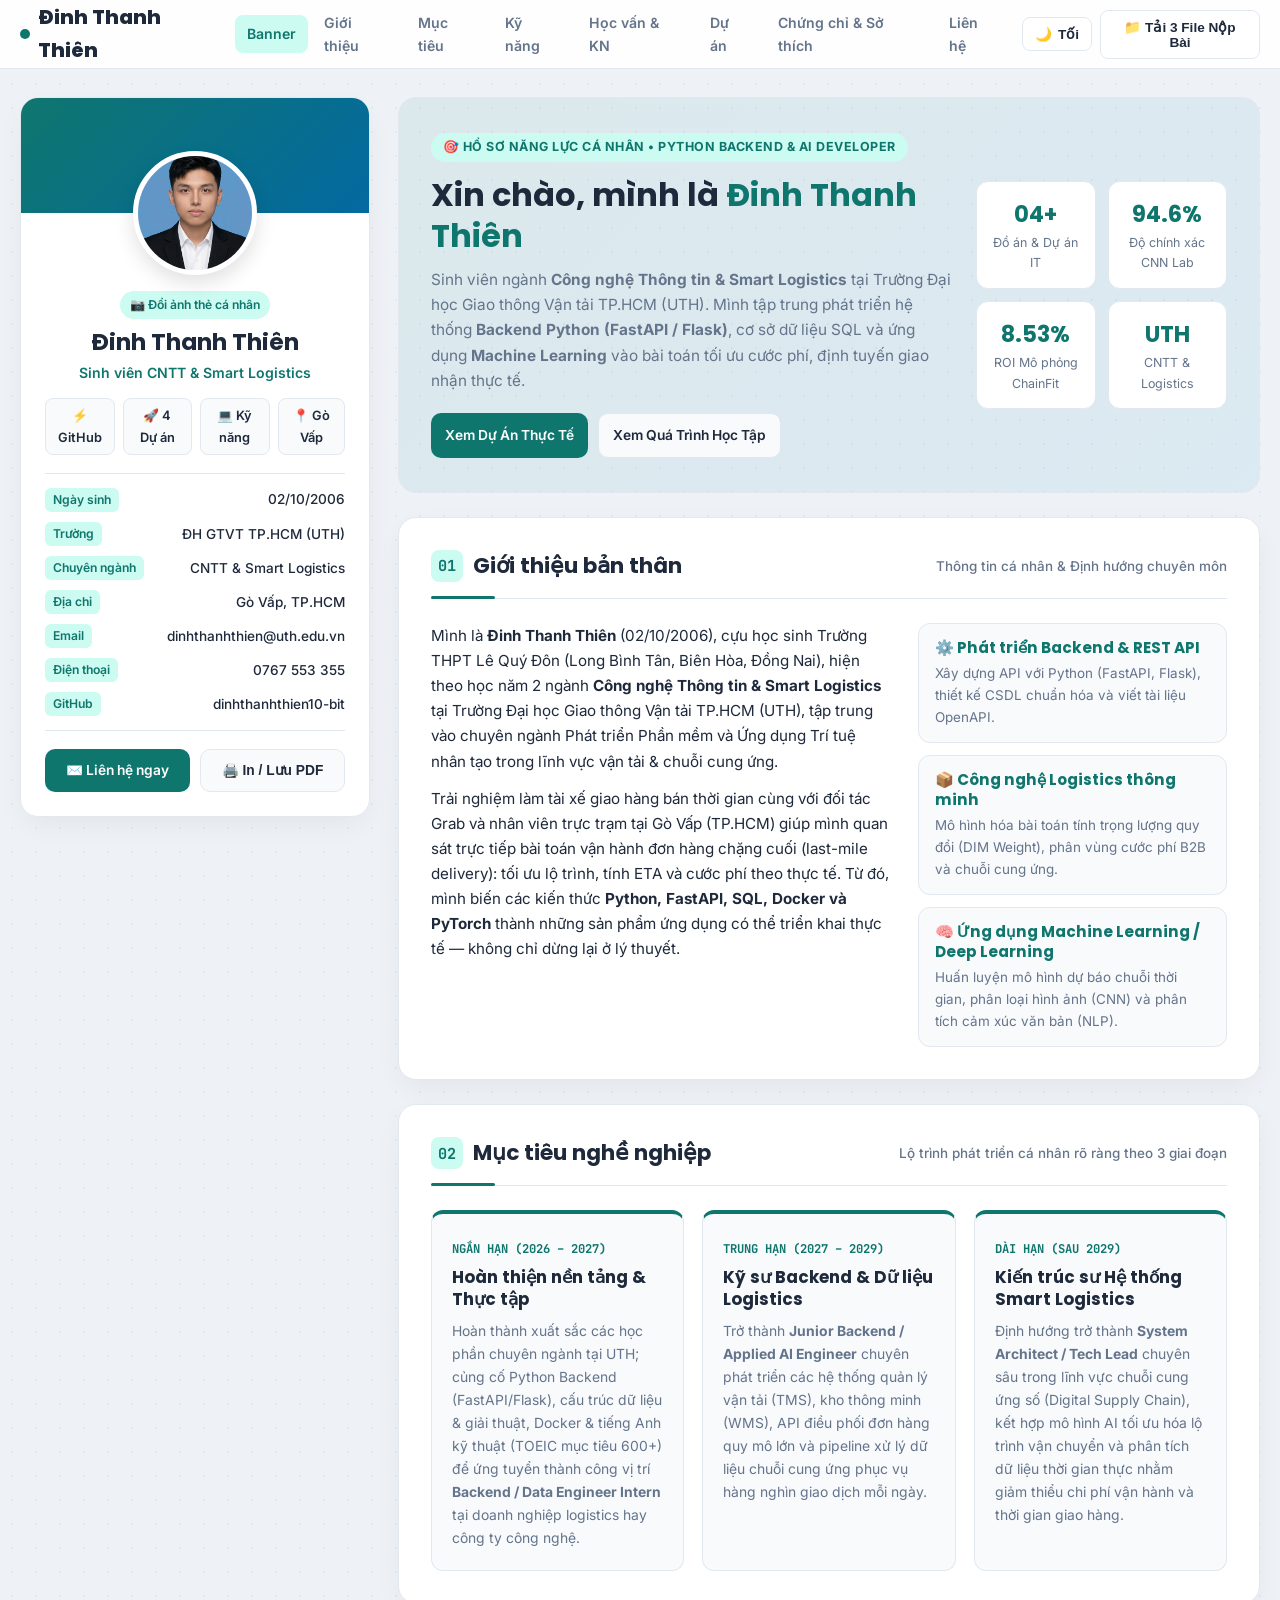
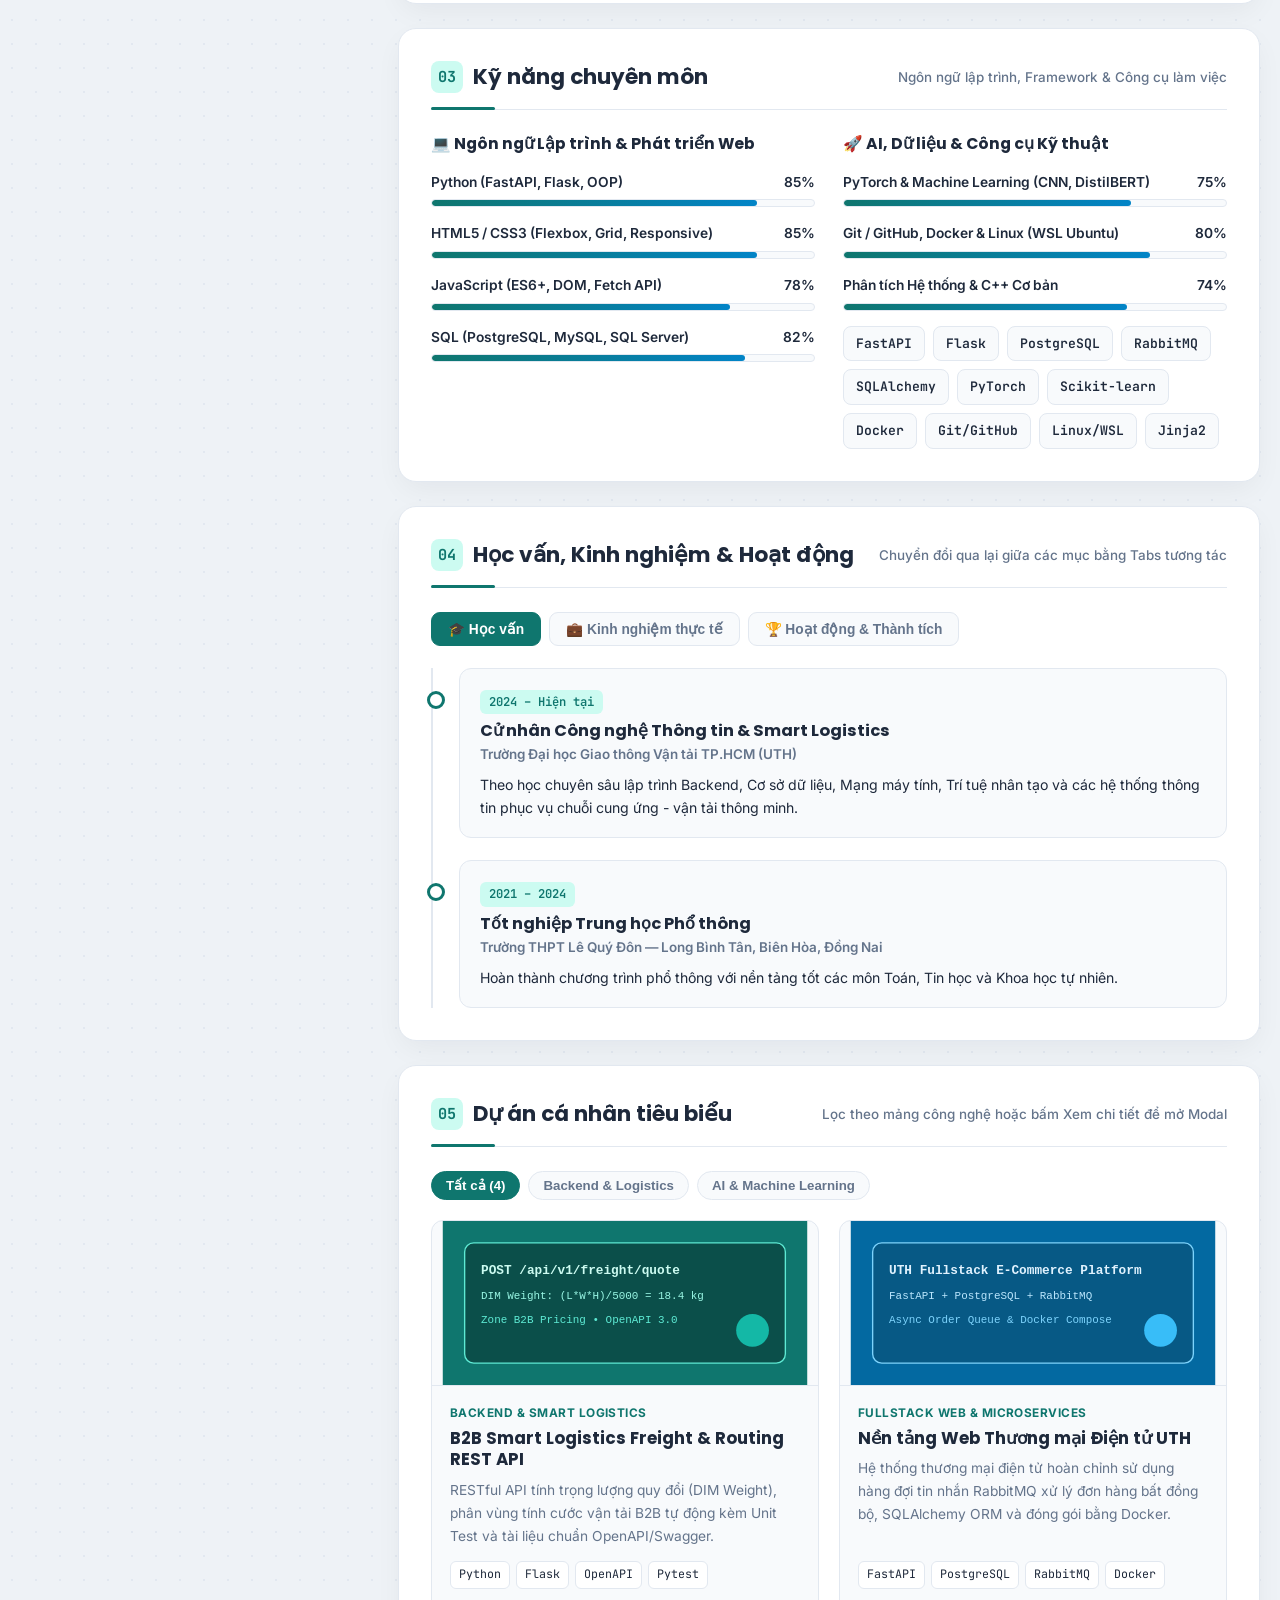
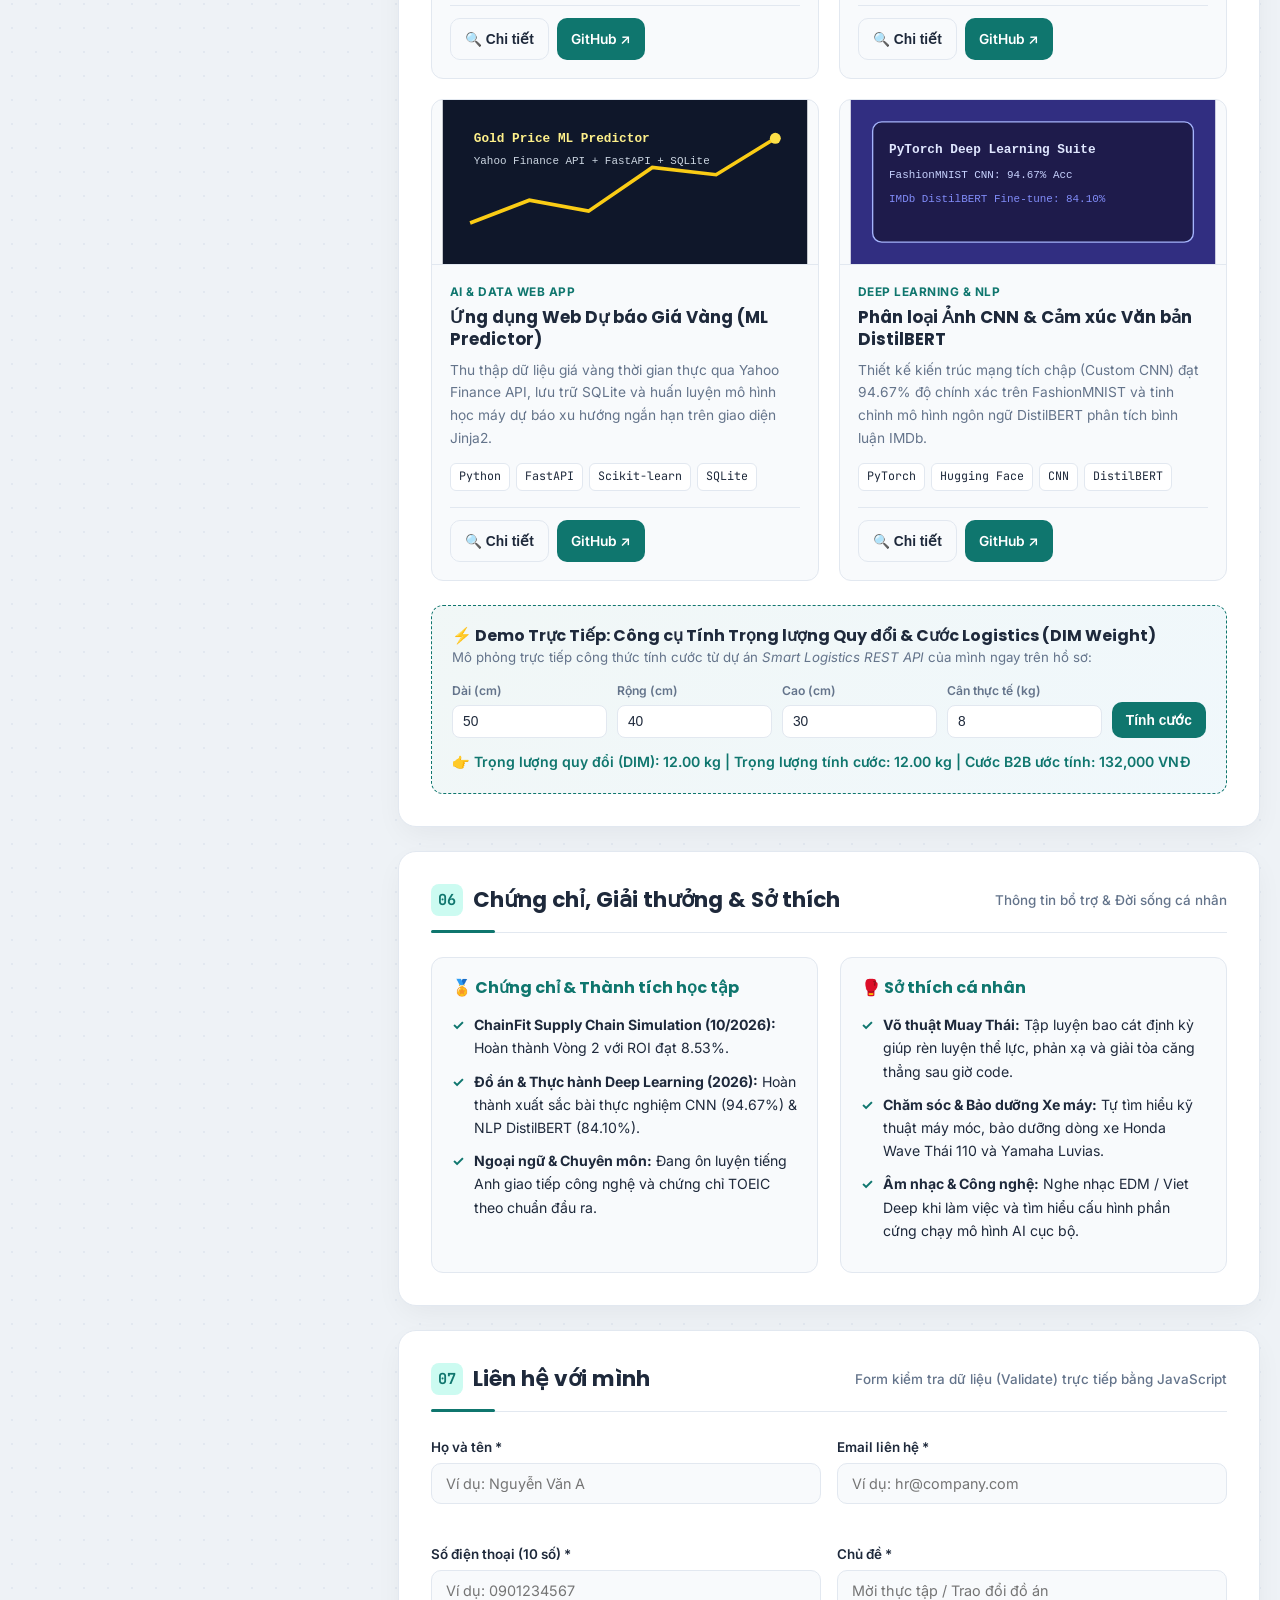
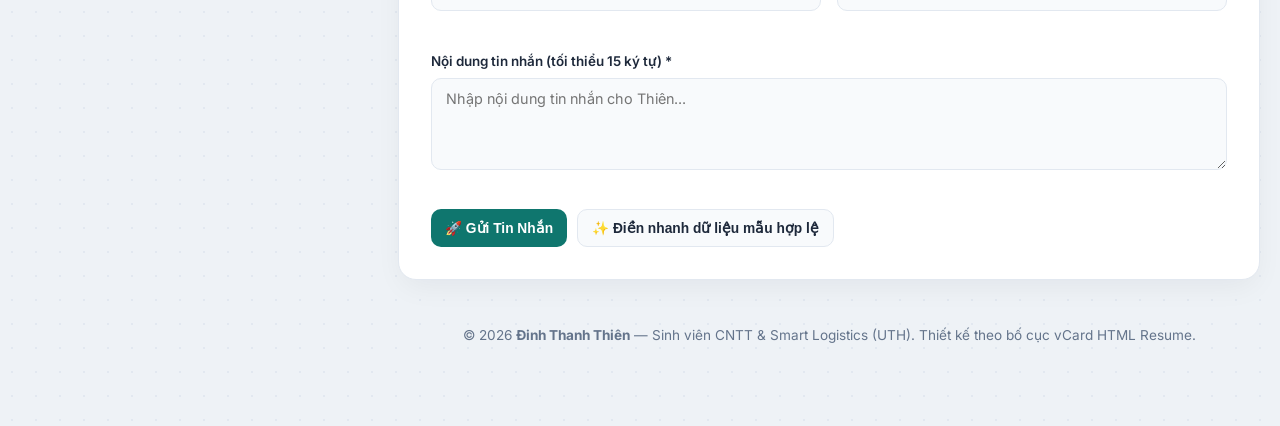
<file: portfolio_thien/index.html>
﻿<!DOCTYPE html>
<html lang="vi" data-theme="light">
<head>
  <meta charset="UTF-8" />
  <meta name="viewport" content="width=device-width, initial-scale=1.0" />
  <title>Đinh Thanh Thiên — HTML Resume & vCard Portfolio</title>
  <!-- Google Fonts chuẩn mẫu Tuts+ Resume: Poppins & Inter -->
  <link rel="preconnect" href="https://fonts.googleapis.com">
  <link rel="preconnect" href="https://fonts.gstatic.com" crossorigin>
  <link href="https://fonts.googleapis.com/css2?family=Inter:wght@400;500;600;700&family=Poppins:wght@600;700;800&family=JetBrains+Mono:wght@400;500&display=swap" rel="stylesheet">
  
  <style id="mainStylesheet">
    /* ==========================================================================
       1. BIẾN MÀU SẮC & CÀI ĐẶT CƠ BẢN (CHUẨN MẪU TUTS+ VCARD / RYAN-CV)
       ========================================================================== */
    :root {
      --bg-outer: #eef2f6;
      --bg-sheet: #ffffff;
      --bg-subtle: #f8fafc;
      --text-main: #1e293b;
      --text-muted: #64748b;
      --primary: #0f766e;         /* Xanh Teal đậm sang trọng kiểu Tuts+ vCard */
      --primary-light: #ccfbf1;
      --primary-hover: #115e59;
      --accent: #0284c7;
      --border: #e2e8f0;
      --danger: #dc2626;
      --success: #16a34a;
      --shadow-card: 0 10px 30px -5px rgba(15, 23, 42, 0.06);
      --radius-lg: 18px;
      --radius-md: 12px;
      --transition: all 0.28s cubic-bezier(0.4, 0, 0.2, 1);
    }

    [data-theme="dark"] {
      --bg-outer: #0b1120;
      --bg-sheet: #151f32;
      --bg-subtle: #1e293b;
      --text-main: #f1f5f9;
      --text-muted: #94a3b8;
      --primary: #14b8a6;
      --primary-light: rgba(20, 184, 166, 0.15);
      --primary-hover: #2dd4bf;
      --accent: #38bdf8;
      --border: #283548;
      --shadow-card: 0 12px 32px -5px rgba(0, 0, 0, 0.45);
    }

    * {
      box-sizing: border-box;
      margin: 0;
      padding: 0;
    }

    html {
      scroll-behavior: smooth;
      scroll-padding-top: 84px;
    }

    body {
      font-family: 'Inter', -apple-system, BlinkMacSystemFont, sans-serif;
      background-color: var(--bg-outer);
      background-image: radial-gradient(var(--border) 1px, transparent 1px);
      background-size: 24px 24px;
      color: var(--text-main);
      line-height: 1.65;
      transition: background-color 0.3s ease, color 0.3s ease;
    }

    h1, h2, h3, h4 {
      font-family: 'Poppins', sans-serif;
      color: var(--text-main);
      line-height: 1.3;
    }

    a {
      color: var(--primary);
      text-decoration: none;
      transition: var(--transition);
    }

    ul {
      list-style: none;
    }

    /* ==========================================================================
       2. HEADER / NAVBAR DÍNH Ở TRÊN CÙNG (TIÊU CHÍ 1)
       ========================================================================== */
    .top-header {
      position: sticky;
      top: 0;
      z-index: 1000;
      background: rgba(255, 255, 255, 0.9);
      backdrop-filter: blur(12px);
      border-bottom: 1px solid var(--border);
      transition: var(--transition);
    }

    [data-theme="dark"] .top-header {
      background: rgba(21, 31, 50, 0.9);
    }

    .nav-container {
      max-width: 1320px;
      margin: 0 auto;
      padding: 0 20px;
      height: 68px;
      display: flex;
      align-items: center;
      justify-content: space-between;
      gap: 12px;
    }

    .brand-logo {
      font-family: 'Poppins', sans-serif;
      font-weight: 800;
      font-size: 1.25rem;
      color: var(--text-main);
      display: flex;
      align-items: center;
      gap: 8px;
    }

    .brand-dot {
      width: 10px;
      height: 10px;
      border-radius: 50%;
      background: var(--primary);
      display: inline-block;
    }

    .nav-menu {
      display: flex;
      align-items: center;
      gap: 4px;
    }

    .nav-link {
      padding: 7px 12px;
      border-radius: 8px;
      font-size: 0.88rem;
      font-weight: 600;
      color: var(--text-muted);
      transition: var(--transition);
    }

    .nav-link:hover,
    .nav-link.active {
      color: var(--primary);
      background: var(--primary-light);
    }

    .nav-actions {
      display: flex;
      align-items: center;
      gap: 8px;
    }

    .icon-btn {
      padding: 8px 12px;
      border-radius: 8px;
      border: 1px solid var(--border);
      background: var(--bg-sheet);
      color: var(--text-main);
      font-size: 0.85rem;
      font-weight: 600;
      cursor: pointer;
      display: inline-flex;
      align-items: center;
      gap: 6px;
      transition: var(--transition);
    }

    .icon-btn:hover {
      border-color: var(--primary);
      color: var(--primary);
      transform: translateY(-1px);
    }

    .mobile-toggle {
      display: none;
      font-size: 1.25rem;
      padding: 6px 10px;
    }

    /* ==========================================================================
       3. BỐ CỤC CHIA 2 CỘT CHUẨN TUTS+ VCARD RESUME (SIDEBAR + MAIN SHEET)
       ========================================================================== */
    .resume-wrapper {
      max-width: 1320px;
      margin: 28px auto 60px;
      padding: 0 20px;
      display: grid;
      grid-template-columns: 350px 1fr;
      gap: 28px;
      align-items: start;
    }

    /* --- CỘT TRÁI: VCARD PROFILE CỐ ĐỊNH --- */
    .vcard-sidebar {
      position: sticky;
      top: 92px;
      background: var(--bg-sheet);
      border: 1px solid var(--border);
      border-radius: var(--radius-lg);
      overflow: hidden;
      box-shadow: var(--shadow-card);
      transition: var(--transition);
    }

    .vcard-cover {
      height: 115px;
      background: linear-gradient(135deg, #0f766e 0%, #0369a1 100%);
      position: relative;
    }

    .vcard-avatar-wrap {
      width: 124px;
      height: 124px;
      margin: -62px auto 12px;
      position: relative;
      border-radius: 50%;
      border: 5px solid var(--bg-sheet);
      background: var(--bg-subtle);
      box-shadow: 0 8px 20px rgba(0, 0, 0, 0.12);
      overflow: hidden;
    }

    .vcard-avatar-wrap img {
      width: 100%;
      height: 100%;
      object-fit: cover;
      display: block;
    }

    .change-photo-label {
      display: inline-block;
      margin-top: 4px;
      font-size: 0.76rem;
      font-weight: 600;
      color: var(--primary);
      background: var(--primary-light);
      padding: 4px 10px;
      border-radius: 99px;
      cursor: pointer;
      transition: var(--transition);
    }

    .change-photo-label:hover {
      opacity: 0.85;
    }

    .vcard-body {
      padding: 0 24px 24px;
      text-align: center;
    }

    .vcard-name {
      font-size: 1.45rem;
      font-weight: 700;
      margin-top: 8px;
    }

    .vcard-role {
      font-size: 0.88rem;
      font-weight: 600;
      color: var(--primary);
      margin: 4px 0 14px;
      min-height: 22px;
    }

    .vcard-socials {
      display: flex;
      justify-content: center;
      gap: 8px;
      margin-bottom: 18px;
    }

    .social-pill {
      padding: 6px 12px;
      border-radius: 8px;
      background: var(--bg-subtle);
      border: 1px solid var(--border);
      font-size: 0.8rem;
      font-weight: 600;
      color: var(--text-main);
    }

    .social-pill:hover {
      border-color: var(--primary);
      color: var(--primary);
    }

    /* Danh sách thông tin cá nhân kiểu vCard Tuts+ */
    .vcard-info-list {
      text-align: left;
      border-top: 1px solid var(--border);
      border-bottom: 1px solid var(--border);
      padding: 14px 0;
      margin-bottom: 18px;
      display: flex;
      flex-direction: column;
      gap: 10px;
    }

    .vcard-info-item {
      display: flex;
      justify-content: space-between;
      align-items: center;
      font-size: 0.85rem;
      gap: 8px;
    }

    .info-label {
      background: var(--primary-light);
      color: var(--primary);
      font-weight: 600;
      padding: 2px 8px;
      border-radius: 6px;
      font-size: 0.76rem;
      white-space: nowrap;
    }

    .info-val {
      color: var(--text-main);
      font-weight: 500;
      text-align: right;
    }

    .vcard-cta-group {
      display: grid;
      grid-template-columns: 1fr 1fr;
      gap: 10px;
    }

    .btn-primary, .btn-outline {
      padding: 10px 14px;
      border-radius: 10px;
      font-weight: 600;
      font-size: 0.86rem;
      cursor: pointer;
      text-align: center;
      border: none;
      transition: var(--transition);
      display: inline-flex;
      align-items: center;
      justify-content: center;
      gap: 6px;
    }

    .btn-primary {
      background: var(--primary);
      color: #ffffff;
    }

    .btn-primary:hover {
      background: var(--primary-hover);
      color: #ffffff;
      transform: translateY(-2px);
    }

    .btn-outline {
      background: var(--bg-subtle);
      color: var(--text-main);
      border: 1px solid var(--border);
    }

    .btn-outline:hover {
      border-color: var(--primary);
      color: var(--primary);
      transform: translateY(-2px);
    }

    /* --- CỘT PHẢI: CÁC TỜ NỘI DUNG RESUME --- */
    .resume-main {
      display: flex;
      flex-direction: column;
      gap: 24px;
    }

    .resume-section {
      background: var(--bg-sheet);
      border: 1px solid var(--border);
      border-radius: var(--radius-lg);
      padding: 32px;
      box-shadow: var(--shadow-card);
      transition: var(--transition);
    }

    /* Tiêu đề từng phần kiểu Tuts+ Resume (Có chấm tròn trang trí & đường gạch chân mảnh) */
    .section-header {
      display: flex;
      align-items: center;
      justify-content: space-between;
      flex-wrap: wrap;
      gap: 12px;
      padding-bottom: 16px;
      margin-bottom: 24px;
      border-bottom: 1px solid var(--border);
      position: relative;
    }

    .section-header::after {
      content: "";
      position: absolute;
      bottom: -1px;
      left: 0;
      width: 64px;
      height: 3px;
      background: var(--primary);
      border-radius: 99px;
    }

    .section-title {
      font-size: 1.35rem;
      font-weight: 700;
      display: flex;
      align-items: center;
      gap: 10px;
    }

    .title-badge {
      width: 32px;
      height: 32px;
      border-radius: 8px;
      background: var(--primary-light);
      color: var(--primary);
      display: inline-flex;
      align-items: center;
      justify-content: center;
      font-size: 0.95rem;
      font-family: 'JetBrains Mono', monospace;
      font-weight: 700;
    }

    .section-sub {
      font-size: 0.84rem;
      color: var(--text-muted);
      font-weight: 500;
    }

    /* ==========================================================================
       4. HERO BANNER NỔI BẬT ĐẦU TRANG (TIÊU CHÍ 1)
       ========================================================================== */
    .hero-banner {
      background: linear-gradient(135deg, rgba(15, 118, 110, 0.08) 0%, rgba(2, 132, 199, 0.08) 100%);
      border: 1px solid var(--border);
      border-radius: var(--radius-lg);
      padding: 34px 32px;
      display: grid;
      grid-template-columns: 1.35fr 0.65fr;
      gap: 24px;
      align-items: center;
    }

    .hero-greeting {
      display: inline-block;
      padding: 4px 12px;
      border-radius: 99px;
      background: var(--primary-light);
      color: var(--primary);
      font-weight: 700;
      font-size: 0.78rem;
      letter-spacing: 0.04em;
      text-transform: uppercase;
      margin-bottom: 12px;
    }

    .hero-title {
      font-size: 2rem;
      margin-bottom: 10px;
    }

    .hero-title span {
      color: var(--primary);
    }

    .hero-desc {
      color: var(--text-muted);
      font-size: 0.96rem;
      margin-bottom: 20px;
    }

    .hero-stats {
      display: grid;
      grid-template-columns: repeat(2, 1fr);
      gap: 12px;
    }

    .stat-box {
      background: var(--bg-sheet);
      border: 1px solid var(--border);
      border-radius: var(--radius-md);
      padding: 14px;
      text-align: center;
    }

    .stat-num {
      font-family: 'Poppins', sans-serif;
      font-size: 1.4rem;
      font-weight: 700;
      color: var(--primary);
    }

    .stat-label {
      font-size: 0.78rem;
      color: var(--text-muted);
    }

    /* ==========================================================================
       5. GIỚI THIỆU BẢN THÂN & MỤC TIÊU NGHỀ NGHIỆP (TIÊU CHÍ 2 & 3)
       ========================================================================== */
    .about-grid {
      display: grid;
      grid-template-columns: 1.2fr 0.8fr;
      gap: 24px;
    }

    .about-text p {
      margin-bottom: 12px;
      color: var(--text-main);
      font-size: 0.95rem;
    }

    .service-mini-grid {
      display: grid;
      grid-template-columns: 1fr;
      gap: 12px;
    }

    .service-card {
      background: var(--bg-subtle);
      border: 1px solid var(--border);
      border-radius: var(--radius-md);
      padding: 14px 16px;
      transition: var(--transition);
    }

    .service-card:hover {
      border-color: var(--primary);
      transform: translateX(4px);
    }

    .service-card h4 {
      font-size: 0.95rem;
      margin-bottom: 4px;
      color: var(--primary);
    }

    .service-card p {
      font-size: 0.84rem;
      color: var(--text-muted);
    }

    /* Lộ trình Mục tiêu Nghề nghiệp 3 giai đoạn */
    .goals-grid {
      display: grid;
      grid-template-columns: repeat(3, 1fr);
      gap: 18px;
    }

    .goal-card {
      background: var(--bg-subtle);
      border: 1px solid var(--border);
      border-top: 4px solid var(--primary);
      border-radius: var(--radius-md);
      padding: 20px;
      transition: var(--transition);
    }

    .goal-card:hover {
      transform: translateY(-4px);
      box-shadow: var(--shadow-card);
    }

    .goal-stage {
      font-family: 'JetBrains Mono', monospace;
      font-size: 0.76rem;
      font-weight: 700;
      color: var(--primary);
      text-transform: uppercase;
    }

    .goal-card h3 {
      font-size: 1.05rem;
      margin: 6px 0 10px;
    }

    .goal-card p {
      font-size: 0.87rem;
      color: var(--text-muted);
    }

    /* ==========================================================================
       6. KỸ NĂNG CHUYÊN MÔN KIỂU TUTS+ RESUME (TIÊU CHÍ 4)
       ========================================================================== */
    .skills-layout {
      display: grid;
      grid-template-columns: 1fr 1fr;
      gap: 28px;
    }

    .skill-group-title {
      font-size: 0.98rem;
      margin-bottom: 16px;
      color: var(--text-main);
      display: flex;
      align-items: center;
      gap: 8px;
    }

    .skill-bar-item {
      margin-bottom: 15px;
    }

    .skill-bar-top {
      display: flex;
      justify-content: space-between;
      font-size: 0.86rem;
      font-weight: 600;
      margin-bottom: 6px;
    }

    .skill-track {
      height: 8px;
      background: var(--bg-subtle);
      border: 1px solid var(--border);
      border-radius: 99px;
      overflow: hidden;
    }

    .skill-fill {
      height: 100%;
      background: linear-gradient(90deg, var(--primary), var(--accent));
      border-radius: 99px;
      transition: width 0.8s ease;
    }

    .tech-tags-wrap {
      display: flex;
      flex-wrap: wrap;
      gap: 8px;
      margin-top: 14px;
    }

    .tech-tag {
      padding: 6px 12px;
      border-radius: 8px;
      background: var(--bg-subtle);
      border: 1px solid var(--border);
      font-size: 0.82rem;
      font-weight: 600;
      font-family: 'JetBrains Mono', monospace;
      transition: var(--transition);
    }

    .tech-tag:hover {
      border-color: var(--primary);
      color: var(--primary);
      background: var(--primary-light);
    }

    /* ==========================================================================
       7. TIMELINE HỌC VẤN / KINH NGHIỆM / HOẠT ĐỘNG + TABS (TIÊU CHÍ 5 & 14)
       ========================================================================== */
    .resume-tabs {
      display: flex;
      gap: 8px;
      flex-wrap: wrap;
      margin-bottom: 22px;
    }

    .tab-btn {
      padding: 8px 16px;
      border-radius: 9px;
      border: 1px solid var(--border);
      background: var(--bg-subtle);
      color: var(--text-muted);
      font-weight: 600;
      font-size: 0.86rem;
      cursor: pointer;
      transition: var(--transition);
    }

    .tab-btn.active,
    .tab-btn:hover {
      background: var(--primary);
      color: #ffffff;
      border-color: var(--primary);
    }

    .tab-panel {
      display: none;
      animation: fadeIn 0.3s ease;
    }

    .tab-panel.active {
      display: block;
    }

    @keyframes fadeIn {
      from { opacity: 0; transform: translateY(6px); }
      to { opacity: 1; transform: translateY(0); }
    }

    /* Dòng thời gian (Vertical Resume Timeline) chuẩn Tuts+ */
    .timeline-list {
      position: relative;
      padding-left: 26px;
      border-left: 2px solid var(--border);
      display: flex;
      flex-direction: column;
      gap: 22px;
    }

    .timeline-item {
      position: relative;
      background: var(--bg-subtle);
      border: 1px solid var(--border);
      border-radius: var(--radius-md);
      padding: 18px 20px;
      transition: var(--transition);
    }

    .timeline-item:hover {
      border-color: var(--primary);
    }

    .timeline-item::before {
      content: "";
      position: absolute;
      left: -33px;
      top: 22px;
      width: 12px;
      height: 12px;
      border-radius: 50%;
      background: var(--bg-sheet);
      border: 3px solid var(--primary);
    }

    .timeline-date {
      display: inline-block;
      font-family: 'JetBrains Mono', monospace;
      font-size: 0.76rem;
      font-weight: 600;
      color: var(--primary);
      background: var(--primary-light);
      padding: 2px 9px;
      border-radius: 6px;
      margin-bottom: 6px;
    }

    .timeline-title {
      font-size: 1.02rem;
      margin-bottom: 2px;
    }

    .timeline-place {
      font-size: 0.84rem;
      color: var(--text-muted);
      font-weight: 600;
      margin-bottom: 8px;
    }

    .timeline-desc {
      font-size: 0.88rem;
      color: var(--text-main);
    }

    /* ==========================================================================
       8. DỰ ÁN CÁ NHÂN + FILTER + MODAL SLIDESHOW (TIÊU CHÍ 6 & 14)
       ========================================================================== */
    .filter-bar {
      display: flex;
      gap: 8px;
      flex-wrap: wrap;
      margin-bottom: 20px;
    }

    .filter-btn {
      padding: 6px 14px;
      border-radius: 99px;
      border: 1px solid var(--border);
      background: var(--bg-subtle);
      color: var(--text-muted);
      font-size: 0.83rem;
      font-weight: 600;
      cursor: pointer;
      transition: var(--transition);
    }

    .filter-btn.active,
    .filter-btn:hover {
      background: var(--primary);
      color: #ffffff;
      border-color: var(--primary);
    }

    .projects-grid {
      display: grid;
      grid-template-columns: repeat(2, 1fr);
      gap: 20px;
    }

    .project-card {
      background: var(--bg-subtle);
      border: 1px solid var(--border);
      border-radius: var(--radius-md);
      overflow: hidden;
      display: flex;
      flex-direction: column;
      transition: var(--transition);
    }

    .project-card:hover {
      transform: translateY(-5px);
      border-color: var(--primary);
      box-shadow: var(--shadow-card);
    }

    .project-thumb {
      height: 165px;
      position: relative;
      overflow: hidden;
      border-bottom: 1px solid var(--border);
    }

    .project-thumb svg {
      width: 100%;
      height: 100%;
      display: block;
      transition: transform 0.4s ease;
    }

    .project-card:hover .project-thumb svg {
      transform: scale(1.04);
    }

    .project-body {
      padding: 18px;
      display: flex;
      flex-direction: column;
      flex: 1;
    }

    .project-cat {
      font-size: 0.74rem;
      font-weight: 700;
      text-transform: uppercase;
      color: var(--primary);
      letter-spacing: 0.04em;
    }

    .project-title {
      font-size: 1.05rem;
      margin: 4px 0 8px;
    }

    .project-desc {
      font-size: 0.86rem;
      color: var(--text-muted);
      margin-bottom: 14px;
      flex: 1;
    }

    .project-stack {
      display: flex;
      flex-wrap: wrap;
      gap: 6px;
      margin-bottom: 16px;
    }

    .stack-pill {
      font-size: 0.73rem;
      font-family: 'JetBrains Mono', monospace;
      padding: 3px 8px;
      border-radius: 6px;
      background: var(--bg-sheet);
      border: 1px solid var(--border);
      color: var(--text-main);
    }

    .project-links {
      display: flex;
      gap: 8px;
      border-top: 1px solid var(--border);
      padding-top: 12px;
    }

    /* ==========================================================================
       9. TÍNH NĂNG SÁNG TẠO: CÔNG CỤ TÍNH CƯỚC DIM WEIGHT LOGISTICS (TIÊU CHÍ 19)
       ========================================================================== */
    .calc-box {
      margin-top: 24px;
      background: linear-gradient(135deg, rgba(15, 118, 110, 0.06), rgba(2, 132, 199, 0.06));
      border: 1px dashed var(--primary);
      border-radius: var(--radius-md);
      padding: 20px;
    }

    .calc-grid {
      display: grid;
      grid-template-columns: repeat(4, 1fr) auto;
      gap: 10px;
      margin-top: 12px;
      align-items: end;
    }

    .calc-field label {
      display: block;
      font-size: 0.76rem;
      font-weight: 600;
      margin-bottom: 4px;
      color: var(--text-muted);
    }

    .calc-field input {
      width: 100%;
      padding: 8px 10px;
      border-radius: 8px;
      border: 1px solid var(--border);
      background: var(--bg-sheet);
      color: var(--text-main);
      font-size: 0.86rem;
    }

    .calc-result {
      margin-top: 12px;
      font-size: 0.88rem;
      font-weight: 600;
      color: var(--primary);
    }

    /* ==========================================================================
       10. CHỨNG CHỈ / GIẢI THƯỞNG / SỞ THÍCH (TIÊU CHÍ 7)
       ========================================================================== */
    .extra-grid {
      display: grid;
      grid-template-columns: 1fr 1fr;
      gap: 22px;
    }

    .extra-card {
      background: var(--bg-subtle);
      border: 1px solid var(--border);
      border-radius: var(--radius-md);
      padding: 20px;
    }

    .extra-card h3 {
      font-size: 1rem;
      margin-bottom: 14px;
      color: var(--primary);
    }

    .check-list li {
      position: relative;
      padding-left: 22px;
      margin-bottom: 10px;
      font-size: 0.88rem;
    }

    .check-list li::before {
      content: "✓";
      position: absolute;
      left: 0;
      top: 0;
      color: var(--primary);
      font-weight: 700;
    }

    /* ==========================================================================
       11. FORM LIÊN HỆ + KIỂM TRA DỮ LIỆU JAVASCRIPT (TIÊU CHÍ 15)
       ========================================================================== */
    .contact-form {
      display: grid;
      grid-template-columns: 1fr 1fr;
      gap: 16px;
    }

    .form-group {
      display: flex;
      flex-direction: column;
      gap: 5px;
    }

    .form-group.full {
      grid-column: 1 / -1;
    }

    .form-group label {
      font-size: 0.84rem;
      font-weight: 600;
    }

    .form-control {
      padding: 11px 14px;
      border-radius: 10px;
      border: 1px solid var(--border);
      background: var(--bg-subtle);
      color: var(--text-main);
      font-family: inherit;
      font-size: 0.9rem;
      transition: var(--transition);
    }

    .form-control:focus {
      outline: none;
      border-color: var(--primary);
      background: var(--bg-sheet);
    }

    .form-control.invalid {
      border-color: var(--danger);
    }

    .error-msg {
      font-size: 0.78rem;
      color: var(--danger);
      min-height: 18px;
    }

    .form-status {
      grid-column: 1 / -1;
      padding: 12px 16px;
      border-radius: 10px;
      font-size: 0.88rem;
      font-weight: 600;
      display: none;
    }

    .form-status.success {
      display: block;
      background: rgba(22, 163, 74, 0.12);
      color: var(--success);
      border: 1px solid var(--success);
    }

    /* ==========================================================================
       12. MODAL CHI TIẾT DỰ ÁN & NÚT SCROLL-TO-TOP
       ========================================================================== */
    .modal-backdrop {
      position: fixed;
      inset: 0;
      background: rgba(15, 23, 42, 0.65);
      backdrop-filter: blur(4px);
      z-index: 2000;
      display: none;
      align-items: center;
      justify-content: center;
      padding: 20px;
    }

    .modal-backdrop.open {
      display: flex;
    }

    .modal-card {
      background: var(--bg-sheet);
      border: 1px solid var(--border);
      border-radius: var(--radius-lg);
      max-width: 650px;
      width: 100%;
      padding: 26px;
      box-shadow: var(--shadow-card);
    }

    .modal-slide-box {
      background: var(--bg-subtle);
      border: 1px solid var(--border);
      border-radius: 12px;
      padding: 18px;
      margin: 14px 0;
      text-align: center;
    }

    .scroll-top-btn {
      position: fixed;
      right: 22px;
      bottom: 22px;
      width: 44px;
      height: 44px;
      border-radius: 50%;
      background: var(--primary);
      color: #ffffff;
      border: none;
      font-size: 1.1rem;
      cursor: pointer;
      box-shadow: var(--shadow-card);
      opacity: 0;
      pointer-events: none;
      transition: var(--transition);
      z-index: 900;
    }

    .scroll-top-btn.show {
      opacity: 1;
      pointer-events: auto;
    }

    .resume-footer {
      text-align: center;
      padding: 20px;
      font-size: 0.85rem;
      color: var(--text-muted);
    }

    /* ==========================================================================
       13. RESPONSIVE CHO TABLET & MOBILE (TIÊU CHÍ 11)
       ========================================================================== */
    @media (max-width: 1024px) {
      .resume-wrapper {
        grid-template-columns: 1fr;
      }
      .vcard-sidebar {
        position: static;
      }
      .hero-banner,
      .about-grid,
      .goals-grid,
      .skills-layout,
      .projects-grid,
      .extra-grid {
        grid-template-columns: 1fr;
      }
      .calc-grid {
        grid-template-columns: 1fr 1fr;
      }
    }

    @media (max-width: 768px) {
      .mobile-toggle {
        display: inline-flex;
      }
      .nav-menu {
        position: fixed;
        top: 68px;
        left: 0;
        right: 0;
        background: var(--bg-sheet);
        border-bottom: 1px solid var(--border);
        flex-direction: column;
        padding: 16px;
        display: none;
      }
      .nav-menu.open {
        display: flex;
      }
      .contact-form {
        grid-template-columns: 1fr;
      }
      .resume-section {
        padding: 22px 18px;
      }
    }
  </style>
</head>
<body>

  <!-- ==================== 1. HEADER / NAVBAR (TIÊU CHÍ 1) ==================== -->
  <header class="top-header">
    <div class="nav-container">
      <a href="#banner" class="brand-logo">
        <span class="brand-dot"></span>
        <span>Đinh Thanh Thiên</span>
      </a>

      <nav class="nav-menu" id="navMenu" aria-label="Điều hướng chính">
        <a href="#banner" class="nav-link active">Banner</a>
        <a href="#about" class="nav-link">Giới thiệu</a>
        <a href="#goals" class="nav-link">Mục tiêu</a>
        <a href="#skills" class="nav-link">Kỹ năng</a>
        <a href="#resume" class="nav-link">Học vấn & KN</a>
        <a href="#projects" class="nav-link">Dự án</a>
        <a href="#extra" class="nav-link">Chứng chỉ & Sở thích</a>
        <a href="#contact" class="nav-link">Liên hệ</a>
      </nav>

      <div class="nav-actions">
        <button class="icon-btn" id="themeToggle" type="button" title="Đổi giao diện Sáng / Tối">
          <span id="themeIcon">🌙</span>
          <span id="themeText">Tối</span>
        </button>
        <button class="icon-btn" id="exportCodeBtn" type="button" title="Tải 3 file HTML, CSS, JS tách rời">
          📁 Tải 3 File Nộp Bài
        </button>
        <button class="icon-btn mobile-toggle" id="mobileMenuBtn" type="button" aria-label="Mở menu">
          ☰
        </button>
      </div>
    </div>
  </header>

  <!-- ==================== KHUNG CHÍNH CHIA 2 CỘT KIỂU TUTS+ VCARD ==================== -->
  <div class="resume-wrapper">

    <!-- CỘT TRÁI CỐ ĐỊNH: VCARD PROFILE CARD -->
    <aside class="vcard-sidebar" aria-label="Hồ sơ cá nhân tóm tắt">
      <div class="vcard-cover"></div>

      <div class="vcard-body">
        <figure class="vcard-avatar-wrap">
          <img id="avatarPreview" alt="Ảnh đại diện Đinh Thanh Thiên" src="[data-uri]" />
        </figure>

        <label class="change-photo-label" for="avatarInput">📷 Đổi ảnh thẻ cá nhân</label>
        <input type="file" id="avatarInput" accept="image/*" hidden />

        <h1 class="vcard-name">Đinh Thanh Thiên</h1>
        <p class="vcard-role" id="typewriterRole">Sinh viên CNTT & Smart Logistics</p>

        <div class="vcard-socials">
          <a href="https://github.com/dinhthanhthien10-bit" target="_blank" rel="noopener" class="social-pill">⚡ GitHub</a>
          <a href="#projects" class="social-pill">🚀 4 Dự án</a>
          <a href="#skills" class="social-pill">💻 Kỹ năng</a>
          <a href="#contact" class="social-pill">📍 Gò Vấp</a>
        </div>

        <ul class="vcard-info-list">
          <li class="vcard-info-item">
            <span class="info-label">Ngày sinh</span>
            <span class="info-val">02/10/2006</span>
          </li>
          <li class="vcard-info-item">
            <span class="info-label">Trường</span>
            <span class="info-val">ĐH GTVT TP.HCM (UTH)</span>
          </li>
          <li class="vcard-info-item">
            <span class="info-label">Chuyên ngành</span>
            <span class="info-val">CNTT & Smart Logistics</span>
          </li>
          <li class="vcard-info-item">
            <span class="info-label">Địa chỉ</span>
            <span class="info-val">Gò Vấp, TP.HCM</span>
          </li>
          <li class="vcard-info-item">
            <span class="info-label">Email</span>
            <span class="info-val">dinhthanhthien@uth.edu.vn</span>
          </li>
          <li class="vcard-info-item">
            <span class="info-label">Điện thoại</span>
            <span class="info-val">0767 553 355</span>
          </li>
          <li class="vcard-info-item">
            <span class="info-label">GitHub</span>
            <span class="info-val">dinhthanhthien10-bit</span>
          </li>
        </ul>

        <div class="vcard-cta-group">
          <a href="#contact" class="btn-primary">✉️ Liên hệ ngay</a>
          <button type="button" class="btn-outline" onclick="window.print()">🖨️ In / Lưu PDF</button>
        </div>
      </div>
    </aside>

    <!-- CỘT PHẢI CUỘN: CÁC SECTION NỘI DUNG CHUẨN RUBRIC -->
    <main class="resume-main">

      <!-- 1. BANNER NỔI BẬT (TIÊU CHÍ 1) -->
      <section class="hero-banner" id="banner">
        <div>
          <span class="hero-greeting">🎯 Hồ sơ năng lực cá nhân • Python Backend &amp; AI Developer</span>
          <h2 class="hero-title">Xin chào, mình là <span>Đinh Thanh Thiên</span></h2>
          <p class="hero-desc">
            Sinh viên ngành <strong>Công nghệ Thông tin & Smart Logistics</strong> tại Trường Đại học Giao thông Vận tải TP.HCM (UTH). Mình tập trung phát triển hệ thống <strong>Backend Python (FastAPI / Flask)</strong>, cơ sở dữ liệu SQL và ứng dụng <strong>Machine Learning</strong> vào bài toán tối ưu cước phí, định tuyến giao nhận thực tế.
          </p>
          <div style="display:flex; gap:10px; flex-wrap:wrap;">
            <a href="#projects" class="btn-primary">Xem Dự Án Thực Tế</a>
            <a href="#resume" class="btn-outline">Xem Quá Trình Học Tập</a>
          </div>
        </div>

        <div class="hero-stats">
          <div class="stat-box">
            <div class="stat-num">04+</div>
            <div class="stat-label">Đồ án & Dự án IT</div>
          </div>
          <div class="stat-box">
            <div class="stat-num">94.6%</div>
            <div class="stat-label">Độ chính xác CNN Lab</div>
          </div>
          <div class="stat-box">
            <div class="stat-num">8.53%</div>
            <div class="stat-label">ROI Mô phỏng ChainFit</div>
          </div>
          <div class="stat-box">
            <div class="stat-num">UTH</div>
            <div class="stat-label">CNTT & Logistics</div>
          </div>
        </div>
      </section>

      <!-- 2. GIỚI THIỆU BẢN THÂN (TIÊU CHÍ 2) -->
      <section class="resume-section" id="about">
        <div class="section-header">
          <h2 class="section-title"><span class="title-badge">01</span> Giới thiệu bản thân</h2>
          <span class="section-sub">Thông tin cá nhân & Định hướng chuyên môn</span>
        </div>

        <div class="about-grid">
          <div class="about-text">
            <p>
              Mình là <strong>Đinh Thanh Thiên</strong> (02/10/2006), cựu học sinh Trường THPT Lê Quý Đôn (Long Bình Tân, Biên Hòa, Đồng Nai), hiện theo học năm 2 ngành <strong>Công nghệ Thông tin &amp; Smart Logistics</strong> tại Trường Đại học Giao thông Vận tải TP.HCM (UTH), tập trung vào chuyên ngành Phát triển Phần mềm và Ứng dụng Trí tuệ nhân tạo trong lĩnh vực vận tải &amp; chuỗi cung ứng.
            </p>
            <p>
              Trải nghiệm làm tài xế giao hàng bán thời gian cùng với đối tác Grab và nhân viên trực trạm tại Gò Vấp (TP.HCM) giúp mình quan sát trực tiếp bài toán vận hành đơn hàng chặng cuối (last-mile delivery): tối ưu lộ trình, tính ETA và cước phí theo thực tế. Từ đó, mình biến các kiến thức <strong>Python, FastAPI, SQL, Docker và PyTorch</strong> thành những sản phẩm ứng dụng có thể triển khai thực tế — không chỉ dừng lại ở lý thuyết.
            </p>
          </div>

          <div class="service-mini-grid">
            <div class="service-card">
              <h4>⚙️ Phát triển Backend & REST API</h4>
              <p>Xây dựng API với Python (FastAPI, Flask), thiết kế CSDL chuẩn hóa và viết tài liệu OpenAPI.</p>
            </div>
            <div class="service-card">
              <h4>📦 Công nghệ Logistics thông minh</h4>
              <p>Mô hình hóa bài toán tính trọng lượng quy đổi (DIM Weight), phân vùng cước phí B2B và chuỗi cung ứng.</p>
            </div>
            <div class="service-card">
              <h4>🧠 Ứng dụng Machine Learning / Deep Learning</h4>
              <p>Huấn luyện mô hình dự báo chuỗi thời gian, phân loại hình ảnh (CNN) và phân tích cảm xúc văn bản (NLP).</p>
            </div>
          </div>
        </div>
      </section>

      <!-- 3. MỤC TIÊU NGHỀ NGHIỆP (TIÊU CHÍ 3) -->
      <section class="resume-section" id="goals">
        <div class="section-header">
          <h2 class="section-title"><span class="title-badge">02</span> Mục tiêu nghề nghiệp</h2>
          <span class="section-sub">Lộ trình phát triển cá nhân rõ ràng theo 3 giai đoạn</span>
        </div>

        <div class="goals-grid">
          <article class="goal-card">
            <span class="goal-stage">Ngắn hạn (2026 – 2027)</span>
            <h3>Hoàn thiện nền tảng & Thực tập</h3>
            <p>
              Hoàn thành xuất sắc các học phần chuyên ngành tại UTH; củng cố Python Backend (FastAPI/Flask), cấu trúc dữ liệu &amp; giải thuật, Docker &amp; tiếng Anh kỹ thuật (TOEIC mục tiêu 600+) để ứng tuyển thành công vị trí <strong>Backend / Data Engineer Intern</strong> tại doanh nghiệp logistics hay công ty công nghệ.
            </p>
          </article>

          <article class="goal-card">
            <span class="goal-stage">Trung hạn (2027 – 2029)</span>
            <h3>Kỹ sư Backend & Dữ liệu Logistics</h3>
            <p>
              Trở thành <strong>Junior Backend / Applied AI Engineer</strong> chuyên phát triển các hệ thống quản lý vận tải (TMS), kho thông minh (WMS), API điều phối đơn hàng quy mô lớn và pipeline xử lý dữ liệu chuỗi cung ứng phục vụ hàng nghìn giao dịch mỗi ngày.
            </p>
          </article>

          <article class="goal-card">
            <span class="goal-stage">Dài hạn (Sau 2029)</span>
            <h3>Kiến trúc sư Hệ thống Smart Logistics</h3>
            <p>
              Định hướng trở thành <strong>System Architect / Tech Lead</strong> chuyên sâu trong lĩnh vực chuỗi cung ứng số (Digital Supply Chain), kết hợp mô hình AI tối ưu hóa lộ trình vận chuyển và phân tích dữ liệu thời gian thực nhằm giảm thiểu chi phí vận hành và thời gian giao hàng.
            </p>
          </article>
        </div>
      </section>

      <!-- 4. KỸ NĂNG CHUYÊN MÔN (TIÊU CHÍ 4) -->
      <section class="resume-section" id="skills">
        <div class="section-header">
          <h2 class="section-title"><span class="title-badge">03</span> Kỹ năng chuyên môn</h2>
          <span class="section-sub">Ngôn ngữ lập trình, Framework & Công cụ làm việc</span>
        </div>

        <div class="skills-layout">
          <div>
            <h3 class="skill-group-title">💻 Ngôn ngữ Lập trình & Phát triển Web</h3>
            <div class="skill-bar-item">
              <div class="skill-bar-top"><span>Python (FastAPI, Flask, OOP)</span><span>85%</span></div>
              <div class="skill-track"><div class="skill-fill" style="width: 85%"></div></div>
            </div>
            <div class="skill-bar-item">
              <div class="skill-bar-top"><span>HTML5 / CSS3 (Flexbox, Grid, Responsive)</span><span>85%</span></div>
              <div class="skill-track"><div class="skill-fill" style="width: 85%"></div></div>
            </div>
            <div class="skill-bar-item">
              <div class="skill-bar-top"><span>JavaScript (ES6+, DOM, Fetch API)</span><span>78%</span></div>
              <div class="skill-track"><div class="skill-fill" style="width: 78%"></div></div>
            </div>
            <div class="skill-bar-item">
              <div class="skill-bar-top"><span>SQL (PostgreSQL, MySQL, SQL Server)</span><span>82%</span></div>
              <div class="skill-track"><div class="skill-fill" style="width: 82%"></div></div>
            </div>
          </div>

          <div>
            <h3 class="skill-group-title">🚀 AI, Dữ liệu & Công cụ Kỹ thuật</h3>
            <div class="skill-bar-item">
              <div class="skill-bar-top"><span>PyTorch & Machine Learning (CNN, DistilBERT)</span><span>75%</span></div>
              <div class="skill-track"><div class="skill-fill" style="width: 75%"></div></div>
            </div>
            <div class="skill-bar-item">
              <div class="skill-bar-top"><span>Git / GitHub, Docker & Linux (WSL Ubuntu)</span><span>80%</span></div>
              <div class="skill-track"><div class="skill-fill" style="width: 80%"></div></div>
            </div>
            <div class="skill-bar-item">
              <div class="skill-bar-top"><span>Phân tích Hệ thống & C++ Cơ bản</span><span>74%</span></div>
              <div class="skill-track"><div class="skill-fill" style="width: 74%"></div></div>
            </div>

            <div class="tech-tags-wrap">
              <span class="tech-tag">FastAPI</span>
              <span class="tech-tag">Flask</span>
              <span class="tech-tag">PostgreSQL</span>
              <span class="tech-tag">RabbitMQ</span>
              <span class="tech-tag">SQLAlchemy</span>
              <span class="tech-tag">PyTorch</span>
              <span class="tech-tag">Scikit-learn</span>
              <span class="tech-tag">Docker</span>
              <span class="tech-tag">Git/GitHub</span>
              <span class="tech-tag">Linux/WSL</span>
              <span class="tech-tag">Jinja2</span>
            </div>
          </div>
        </div>
      </section>

      <!-- 5. HỌC VẤN / KINH NGHIỆM / HOẠT ĐỘNG (TIÊU CHÍ 5 & 14) -->
      <section class="resume-section" id="resume">
        <div class="section-header">
          <h2 class="section-title"><span class="title-badge">04</span> Học vấn, Kinh nghiệm & Hoạt động</h2>
          <span class="section-sub">Chuyển đổi qua lại giữa các mục bằng Tabs tương tác</span>
        </div>

        <div class="resume-tabs" role="tablist">
          <button class="tab-btn active" data-tab="tab-edu" type="button">🎓 Học vấn</button>
          <button class="tab-btn" data-tab="tab-exp" type="button">💼 Kinh nghiệm thực tế</button>
          <button class="tab-btn" data-tab="tab-act" type="button">🏆 Hoạt động & Thành tích</button>
        </div>

        <!-- Tab 1: Học vấn -->
        <div class="tab-panel active" id="tab-edu">
          <div class="timeline-list">
            <article class="timeline-item">
              <span class="timeline-date">2024 – Hiện tại</span>
              <h3 class="timeline-title">Cử nhân Công nghệ Thông tin & Smart Logistics</h3>
              <p class="timeline-place">Trường Đại học Giao thông Vận tải TP.HCM (UTH)</p>
              <p class="timeline-desc">
                Theo học chuyên sâu lập trình Backend, Cơ sở dữ liệu, Mạng máy tính, Trí tuệ nhân tạo và các hệ thống thông tin phục vụ chuỗi cung ứng - vận tải thông minh.
              </p>
            </article>
            <article class="timeline-item">
              <span class="timeline-date">2021 – 2024</span>
              <h3 class="timeline-title">Tốt nghiệp Trung học Phổ thông</h3>
              <p class="timeline-place">Trường THPT Lê Quý Đôn — Long Bình Tân, Biên Hòa, Đồng Nai</p>
              <p class="timeline-desc">
                Hoàn thành chương trình phổ thông với nền tảng tốt các môn Toán, Tin học và Khoa học tự nhiên.
              </p>
            </article>
          </div>
        </div>

        <!-- Tab 2: Kinh nghiệm -->
        <div class="tab-panel" id="tab-exp">
          <div class="timeline-list">
            <article class="timeline-item">
              <span class="timeline-date">2025 – 2026</span>
              <h3 class="timeline-title">Phát triển Đồ án Phần mềm & REST API</h3>
              <p class="timeline-place">Dự án học thuật & Cá nhân tại UTH</p>
              <p class="timeline-desc">
                Thiết kế và lập trình nền tảng Web E-commerce (FastAPI, PostgreSQL, RabbitMQ, Docker), ứng dụng dự báo giá vàng bằng Machine Learning và hệ thống API tính cước vận tải B2B.
              </p>
            </article>
            <article class="timeline-item">
              <span class="timeline-date">2026</span>
              <h3 class="timeline-title">Tài xế Giao nhận Công nghệ Bán thời gian & Nhân viên Trực trạm</h3>
              <p class="timeline-place">Đối tác Grab & Ways Station (Quận Gò Vấp, TP.HCM)</p>
              <p class="timeline-desc">
                Rèn luyện tính kỷ luật, kỹ năng giao tiếp khách hàng, xử lý tình huống thực địa và tích lũy góc nhìn thực tế về bài toán tối ưu lộ trình giao nhận trong đô thị.
              </p>
            </article>
          </div>
        </div>

        <!-- Tab 3: Hoạt động & Thành tích -->
        <div class="tab-panel" id="tab-act">
          <div class="timeline-list">
            <article class="timeline-item">
              <span class="timeline-date">10/2026</span>
              <h3 class="timeline-title">Hoàn thành ChainFit Market & Supply Chain Challenge</h3>
              <p class="timeline-place">Mô phỏng Quản trị Chuỗi cung ứng</p>
              <p class="timeline-desc">
                Vượt qua Vòng 2 với tỷ suất lợi nhuận <strong>ROI đạt 8.53%</strong> trong kịch bản đứt gãy nguồn cung và biến động nhu cầu thị trường.
              </p>
            </article>
            <article class="timeline-item">
              <span class="timeline-date">08/2026 – 09/2026</span>
              <h3 class="timeline-title">Hoàn thành Chuỗi Bài Lab Deep Learning với PyTorch</h3>
              <p class="timeline-place">Thị giác máy tính & Xử lý ngôn ngữ tự nhiên</p>
              <p class="timeline-desc">
                Xây dựng mạng CNN phân loại tập dữ liệu FashionMNIST đạt <strong>94.67% test accuracy</strong> và fine-tune mô hình ngôn ngữ DistilBERT trên tập IMDb đạt <strong>84.10% accuracy</strong>.
              </p>
            </article>
          </div>
        </div>
      </section>

      <!-- 6. DỰ ÁN CÁ NHÂN (TIÊU CHÍ 6, 14 & 19) -->
      <section class="resume-section" id="projects">
        <div class="section-header">
          <h2 class="section-title"><span class="title-badge">05</span> Dự án cá nhân tiêu biểu</h2>
          <span class="section-sub">Lọc theo mảng công nghệ hoặc bấm Xem chi tiết để mở Modal</span>
        </div>

        <div class="filter-bar">
          <button class="filter-btn active" data-filter="all" type="button">Tất cả (4)</button>
          <button class="filter-btn" data-filter="backend" type="button">Backend & Logistics</button>
          <button class="filter-btn" data-filter="ai" type="button">AI & Machine Learning</button>
        </div>

        <div class="projects-grid" id="projectsGrid">
          <!-- Dự án 1 -->
          <article class="project-card" data-category="backend">
            <div class="project-thumb">
              <svg viewBox="0 0 400 180" xmlns="http://www.w3.org/2000/svg">
                <rect width="400" height="180" fill="#0f766e"/>
                <rect x="24" y="24" width="352" height="132" rx="10" fill="#0b4f4a" stroke="#5eead4" stroke-width="1.5"/>
                <text x="42" y="58" fill="#ccfbf1" font-family="monospace" font-size="14" font-weight="bold">POST /api/v1/freight/quote</text>
                <text x="42" y="86" fill="#99f6e4" font-family="monospace" font-size="12">DIM Weight: (L*W*H)/5000 = 18.4 kg</text>
                <text x="42" y="112" fill="#5eead4" font-family="monospace" font-size="12">Zone B2B Pricing • OpenAPI 3.0</text>
                <circle cx="340" cy="120" r="18" fill="#14b8a6"/>
              </svg>
            </div>
            <div class="project-body">
              <span class="project-cat">Backend & Smart Logistics</span>
              <h3 class="project-title">B2B Smart Logistics Freight & Routing REST API</h3>
              <p class="project-desc">
                RESTful API tính trọng lượng quy đổi (DIM Weight), phân vùng tính cước vận tải B2B tự động kèm Unit Test và tài liệu chuẩn OpenAPI/Swagger.
              </p>
              <div class="project-stack">
                <span class="stack-pill">Python</span>
                <span class="stack-pill">Flask</span>
                <span class="stack-pill">OpenAPI</span>
                <span class="stack-pill">Pytest</span>
              </div>
              <div class="project-links">
                <button class="btn-outline project-detail-btn" data-project="0" type="button">🔍 Chi tiết</button>
                <a href="https://github.com/dinhthanhthien10-bit/smart-logistics-api" target="_blank" rel="noopener" class="btn-primary">GitHub ↗</a>
              </div>
            </div>
          </article>

          <!-- Dự án 2 -->
          <article class="project-card" data-category="backend">
            <div class="project-thumb">
              <svg viewBox="0 0 400 180" xmlns="http://www.w3.org/2000/svg">
                <rect width="400" height="180" fill="#0369a1"/>
                <rect x="24" y="24" width="352" height="132" rx="10" fill="#075985" stroke="#7dd3fc" stroke-width="1.5"/>
                <text x="42" y="58" fill="#e0f2fe" font-family="monospace" font-size="14" font-weight="bold">UTH Fullstack E-Commerce Platform</text>
                <text x="42" y="86" fill="#bae6fd" font-family="monospace" font-size="12">FastAPI + PostgreSQL + RabbitMQ</text>
                <text x="42" y="112" fill="#7dd3fc" font-family="monospace" font-size="12">Async Order Queue & Docker Compose</text>
                <circle cx="340" cy="120" r="18" fill="#38bdf8"/>
              </svg>
            </div>
            <div class="project-body">
              <span class="project-cat">Fullstack Web & Microservices</span>
              <h3 class="project-title">Nền tảng Web Thương mại Điện tử UTH</h3>
              <p class="project-desc">
                Hệ thống thương mại điện tử hoàn chỉnh sử dụng hàng đợi tin nhắn RabbitMQ xử lý đơn hàng bất đồng bộ, SQLAlchemy ORM và đóng gói bằng Docker.
              </p>
              <div class="project-stack">
                <span class="stack-pill">FastAPI</span>
                <span class="stack-pill">PostgreSQL</span>
                <span class="stack-pill">RabbitMQ</span>
                <span class="stack-pill">Docker</span>
              </div>
              <div class="project-links">
                <button class="btn-outline project-detail-btn" data-project="1" type="button">🔍 Chi tiết</button>
                <a href="https://github.com/dinhthanhthien10-bit" target="_blank" rel="noopener" class="btn-primary">GitHub ↗</a>
              </div>
            </div>
          </article>

          <!-- Dự án 3 -->
          <article class="project-card" data-category="ai">
            <div class="project-thumb">
              <svg viewBox="0 0 400 180" xmlns="http://www.w3.org/2000/svg">
                <rect width="400" height="180" fill="#0f172a"/>
                <polyline points="30,135 95,110 160,122 230,74 300,82 365,42" fill="none" stroke="#facc15" stroke-width="4"/>
                <circle cx="365" cy="42" r="6" fill="#fde047"/>
                <text x="34" y="46" fill="#fef08a" font-family="monospace" font-size="14" font-weight="bold">Gold Price ML Predictor</text>
                <text x="34" y="70" fill="#cbd5e1" font-family="monospace" font-size="12">Yahoo Finance API + FastAPI + SQLite</text>
              </svg>
            </div>
            <div class="project-body">
              <span class="project-cat">AI & Data Web App</span>
              <h3 class="project-title">Ứng dụng Web Dự báo Giá Vàng (ML Predictor)</h3>
              <p class="project-desc">
                Thu thập dữ liệu giá vàng thời gian thực qua Yahoo Finance API, lưu trữ SQLite và huấn luyện mô hình học máy dự báo xu hướng ngắn hạn trên giao diện Jinja2.
              </p>
              <div class="project-stack">
                <span class="stack-pill">Python</span>
                <span class="stack-pill">FastAPI</span>
                <span class="stack-pill">Scikit-learn</span>
                <span class="stack-pill">SQLite</span>
              </div>
              <div class="project-links">
                <button class="btn-outline project-detail-btn" data-project="2" type="button">🔍 Chi tiết</button>
                <a href="https://github.com/dinhthanhthien10-bit" target="_blank" rel="noopener" class="btn-primary">GitHub ↗</a>
              </div>
            </div>
          </article>

          <!-- Dự án 4 -->
          <article class="project-card" data-category="ai">
            <div class="project-thumb">
              <svg viewBox="0 0 400 180" xmlns="http://www.w3.org/2000/svg">
                <rect width="400" height="180" fill="#312e81"/>
                <rect x="24" y="24" width="352" height="132" rx="10" fill="#1e1b4b" stroke="#a5b4fc" stroke-width="1.5"/>
                <text x="42" y="58" fill="#e0e7ff" font-family="monospace" font-size="14" font-weight="bold">PyTorch Deep Learning Suite</text>
                <text x="42" y="86" fill="#c7d2fe" font-family="monospace" font-size="12">FashionMNIST CNN: 94.67% Acc</text>
                <text x="42" y="112" fill="#818cf8" font-family="monospace" font-size="12">IMDb DistilBERT Fine-tune: 84.10%</text>
              </svg>
            </div>
            <div class="project-body">
              <span class="project-cat">Deep Learning & NLP</span>
              <h3 class="project-title">Phân loại Ảnh CNN & Cảm xúc Văn bản DistilBERT</h3>
              <p class="project-desc">
                Thiết kế kiến trúc mạng tích chập (Custom CNN) đạt 94.67% độ chính xác trên FashionMNIST và tinh chỉnh mô hình ngôn ngữ DistilBERT phân tích bình luận IMDb.
              </p>
              <div class="project-stack">
                <span class="stack-pill">PyTorch</span>
                <span class="stack-pill">Hugging Face</span>
                <span class="stack-pill">CNN</span>
                <span class="stack-pill">DistilBERT</span>
              </div>
              <div class="project-links">
                <button class="btn-outline project-detail-btn" data-project="3" type="button">🔍 Chi tiết</button>
                <a href="https://github.com/dinhthanhthien10-bit" target="_blank" rel="noopener" class="btn-primary">GitHub ↗</a>
              </div>
            </div>
          </article>
        </div>

        <!-- TÍNH NĂNG SÁNG TẠO: MINI LOGISTICS DIM WEIGHT CALCULATOR (TIÊU CHÍ 19) -->
        <div class="calc-box">
          <h4>⚡ Demo Trực Tiếp: Công cụ Tính Trọng lượng Quy đổi & Cước Logistics (DIM Weight)</h4>
          <p style="font-size:0.83rem; color:var(--text-muted);">
            Mô phỏng trực tiếp công thức tính cước từ dự án <em>Smart Logistics REST API</em> của mình ngay trên hồ sơ:
          </p>
          <div class="calc-grid">
            <div class="calc-field">
              <label for="dimL">Dài (cm)</label>
              <input type="number" id="dimL" value="50" min="1" />
            </div>
            <div class="calc-field">
              <label for="dimW">Rộng (cm)</label>
              <input type="number" id="dimW" value="40" min="1" />
            </div>
            <div class="calc-field">
              <label for="dimH">Cao (cm)</label>
              <input type="number" id="dimH" value="30" min="1" />
            </div>
            <div class="calc-field">
              <label for="realW">Cân thực tế (kg)</label>
              <input type="number" id="realW" value="8" min="0.5" step="0.5" />
            </div>
            <button type="button" class="btn-primary" id="calcDimBtn">Tính cước</button>
          </div>
          <div class="calc-result" id="calcResultText">
            👉 Trọng lượng quy đổi (DIM): 12.00 kg | Trọng lượng tính cước: 12.00 kg | Cước B2B ước tính: 132,000 VNĐ
          </div>
        </div>
      </section>

      <!-- 7. CHỨNG CHỈ / GIẢI THƯỞNG / SỞ THÍCH (TIÊU CHÍ 7) -->
      <section class="resume-section" id="extra">
        <div class="section-header">
          <h2 class="section-title"><span class="title-badge">06</span> Chứng chỉ, Giải thưởng & Sở thích</h2>
          <span class="section-sub">Thông tin bổ trợ & Đời sống cá nhân</span>
        </div>

        <div class="extra-grid">
          <div class="extra-card">
            <h3>🏅 Chứng chỉ & Thành tích học tập</h3>
            <ul class="check-list">
              <li><strong>ChainFit Supply Chain Simulation (10/2026):</strong> Hoàn thành Vòng 2 với ROI đạt 8.53%.</li>
              <li><strong>Đồ án & Thực hành Deep Learning (2026):</strong> Hoàn thành xuất sắc bài thực nghiệm CNN (94.67%) & NLP DistilBERT (84.10%).</li>
              <li><strong>Ngoại ngữ & Chuyên môn:</strong> Đang ôn luyện tiếng Anh giao tiếp công nghệ và chứng chỉ TOEIC theo chuẩn đầu ra.</li>
            </ul>
          </div>

          <div class="extra-card">
            <h3>🥊 Sở thích cá nhân</h3>
            <ul class="check-list">
              <li><strong>Võ thuật Muay Thái:</strong> Tập luyện bao cát định kỳ giúp rèn luyện thể lực, phản xạ và giải tỏa căng thẳng sau giờ code.</li>
              <li><strong>Chăm sóc & Bảo dưỡng Xe máy:</strong> Tự tìm hiểu kỹ thuật máy móc, bảo dưỡng dòng xe Honda Wave Thái 110 và Yamaha Luvias.</li>
              <li><strong>Âm nhạc & Công nghệ:</strong> Nghe nhạc EDM / Viet Deep khi làm việc và tìm hiểu cấu hình phần cứng chạy mô hình AI cục bộ.</li>
            </ul>
          </div>
        </div>
      </section>

      <!-- 8. FORM LIÊN HỆ + KIỂM TRA DỮ LIỆU JAVASCRIPT (TIÊU CHÍ 15) -->
      <section class="resume-section" id="contact">
        <div class="section-header">
          <h2 class="section-title"><span class="title-badge">07</span> Liên hệ với mình</h2>
          <span class="section-sub">Form kiểm tra dữ liệu (Validate) trực tiếp bằng JavaScript</span>
        </div>

        <form class="contact-form" id="contactForm" novalidate>
          <div class="form-group">
            <label for="fullName">Họ và tên *</label>
            <input type="text" id="fullName" class="form-control" placeholder="Ví dụ: Nguyễn Văn A" />
            <span class="error-msg" id="errName"></span>
          </div>

          <div class="form-group">
            <label for="emailAddr">Email liên hệ *</label>
            <input type="email" id="emailAddr" class="form-control" placeholder="Ví dụ: hr@company.com" />
            <span class="error-msg" id="errEmail"></span>
          </div>

          <div class="form-group">
            <label for="phoneNum">Số điện thoại (10 số) *</label>
            <input type="tel" id="phoneNum" class="form-control" placeholder="Ví dụ: 0901234567" />
            <span class="error-msg" id="errPhone"></span>
          </div>

          <div class="form-group">
            <label for="subjectTopic">Chủ đề *</label>
            <input type="text" id="subjectTopic" class="form-control" placeholder="Mời thực tập / Trao đổi đồ án" />
            <span class="error-msg" id="errSubject"></span>
          </div>

          <div class="form-group full">
            <label for="messageBody">Nội dung tin nhắn (tối thiểu 15 ký tự) *</label>
            <textarea id="messageBody" rows="4" class="form-control" placeholder="Nhập nội dung tin nhắn cho Thiên..."></textarea>
            <span class="error-msg" id="errMessage"></span>
          </div>

          <div class="form-group full" style="flex-direction:row; gap:10px; flex-wrap:wrap;">
            <button type="submit" class="btn-primary">🚀 Gửi Tin Nhắn</button>
            <button type="button" class="btn-outline" id="fillDemoBtn">✨ Điền nhanh dữ liệu mẫu hợp lệ</button>
          </div>

          <div class="form-status" id="formStatus"></div>
        </form>
      </section>

      <footer class="resume-footer">
        © 2026 <strong>Đinh Thanh Thiên</strong> — Sinh viên CNTT & Smart Logistics (UTH). Thiết kế theo bố cục vCard HTML Resume.
      </footer>

    </main>
  </div>

  <!-- ==================== MODAL XEM CHI TIẾT DỰ ÁN + SLIDESHOW (TIÊU CHÍ 14) ==================== -->
  <div class="modal-backdrop" id="projectModal" role="dialog" aria-modal="true">
    <div class="modal-card">
      <div style="display:flex; justify-content:space-between; align-items:center;">
        <h3 id="modalTitle">Tên dự án</h3>
        <button type="button" class="icon-btn" id="closeModalBtn">✕ Đóng</button>
      </div>
      <p id="modalDesc" style="margin-top:8px; font-size:0.9rem; color:var(--text-muted);"></p>

      <div class="modal-slide-box">
        <div id="modalSlideCaption" style="font-weight:700; color:var(--primary); margin-bottom:6px;"></div>
        <p id="modalSlideDetail" style="font-size:0.86rem; color:var(--text-main);"></p>
        <div style="display:flex; justify-content:center; gap:10px; margin-top:12px;">
          <button type="button" class="btn-outline" id="prevSlideBtn">◀ Trước</button>
          <button type="button" class="btn-outline" id="nextSlideBtn">Tiếp ▶</button>
        </div>
      </div>
    </div>
  </div>

  <!-- NÚT CUỘN LÊN ĐẦU TRANG -->
  <button class="scroll-top-btn" id="scrollTopBtn" type="button" title="Lên đầu trang">↑</button>

  <!-- ==================== JAVASCRIPT XỬ LÝ TƯƠNG TÁC (TIÊU CHÍ 13, 14, 15, 17) ==================== -->
  <script id="mainScript">
    // 1. HIỆU ỨNG GÕ CHỮ ĐỘNG Ở SIDEBAR VCARD
    const roles = [
      "Sinh viên CNTT & Smart Logistics",
      "Python Backend Developer (FastAPI/Flask)",
      "Applied AI & Data Enthusiast"
    ];
    let roleIdx = 0;
    const roleEl = document.getElementById("typewriterRole");
    setInterval(() => {
      roleIdx = (roleIdx + 1) % roles.length;
      if (roleEl) roleEl.textContent = roles[roleIdx];
    }, 3200);

    // 2. CHUYỂN ĐỔI DARK MODE / LIGHT MODE LƯU LOCALSTORAGE
    const themeToggle = document.getElementById("themeToggle");
    const themeIcon = document.getElementById("themeIcon");
    const themeText = document.getElementById("themeText");
    const savedTheme = localStorage.getItem("thien_vcard_theme") || "light";

    function applyTheme(theme) {
      document.documentElement.setAttribute("data-theme", theme);
      localStorage.setItem("thien_vcard_theme", theme);
      if (theme === "dark") {
        themeIcon.textContent = "☀️";
        themeText.textContent = "Sáng";
      } else {
        themeIcon.textContent = "🌙";
        themeText.textContent = "Tối";
      }
    }
    applyTheme(savedTheme);

    themeToggle.addEventListener("click", () => {
      const current = document.documentElement.getAttribute("data-theme");
      applyTheme(current === "dark" ? "light" : "dark");
    });

    // 3. MENU MOBILE ĐÓNG / MỞ
    const mobileMenuBtn = document.getElementById("mobileMenuBtn");
    const navMenu = document.getElementById("navMenu");
    mobileMenuBtn.addEventListener("click", () => {
      navMenu.classList.toggle("open");
    });
    document.querySelectorAll(".nav-link").forEach(link => {
      link.addEventListener("click", () => navMenu.classList.remove("open"));
    });

    // 4. ĐỔI ẢNH ĐẠI DIỆN CÁ NHÂN TRỰC TIẾP (FILEREADER)
    const avatarInput = document.getElementById("avatarInput");
    const avatarPreview = document.getElementById("avatarPreview");
    avatarInput.addEventListener("change", (e) => {
      const file = e.target.files[0];
      if (!file) return;
      const reader = new FileReader();
      reader.onload = (ev) => {
        avatarPreview.src = ev.target.result;
      };
      reader.readAsDataURL(file);
    });

    // 5. TABS CHUYỂN ĐỔI HỌC VẤN / KINH NGHIỆM / HOẠT ĐỘNG
    const tabBtns = document.querySelectorAll(".tab-btn");
    const tabPanels = document.querySelectorAll(".tab-panel");
    tabBtns.forEach(btn => {
      btn.addEventListener("click", () => {
        tabBtns.forEach(b => b.classList.remove("active"));
        tabPanels.forEach(p => p.classList.remove("active"));
        btn.classList.add("active");
        const target = document.getElementById(btn.dataset.tab);
        if (target) target.classList.add("active");
      });
    });

    // 6. BỘ LỌC DỰ ÁN (PROJECT FILTER)
    const filterBtns = document.querySelectorAll(".filter-btn");
    const projectCards = document.querySelectorAll(".project-card");
    filterBtns.forEach(btn => {
      btn.addEventListener("click", () => {
        filterBtns.forEach(b => b.classList.remove("active"));
        btn.classList.add("active");
        const filter = btn.dataset.filter;
        projectCards.forEach(card => {
          if (filter === "all" || card.dataset.category === filter) {
            card.style.display = "flex";
          } else {
            card.style.display = "none";
          }
        });
      });
    });

    // 7. CÔNG CỤ TÍNH CƯỚC LOGISTICS DIM WEIGHT TRỰC TIẾP
    const calcDimBtn = document.getElementById("calcDimBtn");
    const calcResultText = document.getElementById("calcResultText");
    calcDimBtn.addEventListener("click", () => {
      const L = parseFloat(document.getElementById("dimL").value) || 0;
      const W = parseFloat(document.getElementById("dimW").value) || 0;
      const H = parseFloat(document.getElementById("dimH").value) || 0;
      const realW = parseFloat(document.getElementById("realW").value) || 0;
      const dimW = (L * W * H) / 5000;
      const chargeable = Math.max(dimW, realW);
      const price = Math.round(chargeable * 11000);
      calcResultText.textContent = `👉 Trọng lượng quy đổi (DIM): ${dimW.toFixed(2)} kg | Trọng lượng tính cước: ${chargeable.toFixed(2)} kg | Cước B2B ước tính: ${price.toLocaleString("vi-VN")} VNĐ`;
    });

    // 8. MODAL XEM CHI TIẾT DỰ ÁN KÈM SLIDESHOW
    const projectDetails = [
      {
        title: "B2B Smart Logistics Freight & Routing REST API",
        desc: "Dự án xây dựng API chuẩn công nghiệp cho bài toán tính giá cước vận chuyển hàng hóa B2B.",
        slides: [
          { cap: "Bước 1/3: Kiến trúc RESTful & OpenAPI", text: "Thiết kế các endpoint chuẩn hóa, trả về JSON rõ ràng và tích hợp tài liệu Swagger UI." },
          { cap: "Bước 2/3: Thuật toán DIM Weight & Phân vùng", text: "So sánh tự động giữa cân nặng thực tế và thể tích (Dài x Rộng x Cao / 5000) theo từng vùng giao nhận." },
          { cap: "Bước 3/3: Kiểm thử tự động (Unit Testing)", text: "Viết bộ test kiểm tra các trường hợp biên, kích thước âm hoặc mã vùng không hợp lệ." }
        ]
      },
      {
        title: "Nền tảng Web Thương mại Điện tử UTH",
        desc: "Đồ án phát triển hệ thống Web Fullstack phục vụ đặt hàng và quản lý tồn kho.",
        slides: [
          { cap: "Bước 1/3: Thiết kế CSDL PostgreSQL & SQLAlchemy", text: "Chuẩn hóa bảng Sản phẩm, Người dùng, Đơn hàng và Chi tiết giao dịch." },
          { cap: "Bước 2/3: Xử lý bất đồng bộ với RabbitMQ", text: "Đưa tác vụ xác nhận đơn hàng vào Message Queue để tránh nghẽn khi nhiều người đặt cùng lúc." },
          { cap: "Bước 3/3: Đóng gói Docker Compose", text: "Chạy đồng bộ các container Web, Database và Queue chỉ bằng một lệnh duy nhất." }
        ]
      },
      {
        title: "Ứng dụng Web Dự báo Giá Vàng (ML Predictor)",
        desc: "Kết hợp FastAPI, Jinja2 Templates và mô hình học máy dự đoán xu hướng giá vàng.",
        slides: [
          { cap: "Bước 1/3: Đồng bộ dữ liệu Yahoo Finance API", text: "Tự động lấy chuỗi dữ liệu giá lịch sử và lưu trữ vào cơ sở dữ liệu SQLite cục bộ." },
          { cap: "Bước 2/3: Huấn luyện mô hình Hồi quy / Chuỗi thời gian", text: "Trích xuất đặc trưng đường trung bình động (MA) để dự báo biên độ dao động ngắn hạn." },
          { cap: "Bước 3/3: Trực quan hóa trên giao diện Web", text: "Hiển thị bảng so sánh giá thực tế và giá dự báo trực quan cho người dùng." }
        ]
      },
      {
        title: "Phân loại Ảnh CNN & Cảm xúc Văn bản DistilBERT",
        desc: "Bộ đôi dự án thực nghiệm Deep Learning trên PyTorch.",
        slides: [
          { cap: "Bước 1/2: Custom CNN trên tập FashionMNIST", text: "Tối ưu các lớp Conv2d, BatchNorm và Dropout giúp đạt độ chính xác 94.67% trên tập kiểm thử." },
          { cap: "Bước 2/2: Fine-tune DistilBERT trên tập IMDb", text: "Áp dụng Transfer Learning phân loại bình luận tích cực/tiêu cực đạt độ chính xác 84.10%." }
        ]
      }
    ];

    const projectModal = document.getElementById("projectModal");
    const modalTitle = document.getElementById("modalTitle");
    const modalDesc = document.getElementById("modalDesc");
    const modalSlideCaption = document.getElementById("modalSlideCaption");
    const modalSlideDetail = document.getElementById("modalSlideDetail");
    let currentProj = 0;
    let currentSlide = 0;

    function renderModalSlide() {
      const p = projectDetails[currentProj];
      const s = p.slides[currentSlide];
      modalTitle.textContent = p.title;
      modalDesc.textContent = p.desc;
      modalSlideCaption.textContent = s.cap;
      modalSlideDetail.textContent = s.text;
    }

    document.querySelectorAll(".project-detail-btn").forEach(btn => {
      btn.addEventListener("click", () => {
        currentProj = parseInt(btn.dataset.project, 10);
        currentSlide = 0;
        renderModalSlide();
        projectModal.classList.add("open");
      });
    });

    document.getElementById("closeModalBtn").addEventListener("click", () => {
      projectModal.classList.remove("open");
    });
    document.getElementById("prevSlideBtn").addEventListener("click", () => {
      const total = projectDetails[currentProj].slides.length;
      currentSlide = (currentSlide - 1 + total) % total;
      renderModalSlide();
    });
    document.getElementById("nextSlideBtn").addEventListener("click", () => {
      const total = projectDetails[currentProj].slides.length;
      currentSlide = (currentSlide + 1) % total;
      renderModalSlide();
    });

    // 9. KIỂM TRA DỮ LIỆU FORM LIÊN HỆ BẰNG JAVASCRIPT (TIÊU CHÍ 15)
    const contactForm = document.getElementById("contactForm");
    const fillDemoBtn = document.getElementById("fillDemoBtn");

    fillDemoBtn.addEventListener("click", () => {
      document.getElementById("fullName").value = "Nguyễn Minh Hoàng (HR TechLogistics)";
      document.getElementById("emailAddr").value = "hoang.nguyen@logistics.vn";
      document.getElementById("phoneNum").value = "0908123456";
      document.getElementById("subjectTopic").value = "Mời phỏng vấn Thực tập sinh Python Backend";
      document.getElementById("messageBody").value = "Chào Thiên, anh đã xem qua các dự án FastAPI và Smart Logistics API trên CV của em.";
    });

    contactForm.addEventListener("submit", (e) => {
      e.preventDefault();
      let isValid = true;

      const nameEl = document.getElementById("fullName");
      const emailEl = document.getElementById("emailAddr");
      const phoneEl = document.getElementById("phoneNum");
      const subjEl = document.getElementById("subjectTopic");
      const msgEl = document.getElementById("messageBody");
      const statusBox = document.getElementById("formStatus");

      // Reset lỗi
      document.querySelectorAll(".error-msg").forEach(el => el.textContent = "");
      document.querySelectorAll(".form-control").forEach(el => el.classList.remove("invalid"));
      statusBox.className = "form-status";

      if (nameEl.value.trim().length < 2) {
        document.getElementById("errName").textContent = "Vui lòng nhập họ tên hợp lệ (tối thiểu 2 ký tự).";
        nameEl.classList.add("invalid");
        isValid = false;
      }

      const emailRegex = /^[^\s@]+@[^\s@]+\.[^\s@]+$/;
      if (!emailRegex.test(emailEl.value.trim())) {
        document.getElementById("errEmail").textContent = "Email không đúng định dạng (ví dụ: ten@domain.com).";
        emailEl.classList.add("invalid");
        isValid = false;
      }

      const phoneRegex = /^(0[3|5|7|8|9])[0-9]{8}$/;
      if (!phoneRegex.test(phoneEl.value.trim())) {
        document.getElementById("errPhone").textContent = "Số điện thoại Việt Nam phải gồm 10 chữ số hợp lệ.";
        phoneEl.classList.add("invalid");
        isValid = false;
      }

      if (subjEl.value.trim().length < 3) {
        document.getElementById("errSubject").textContent = "Vui lòng nhập chủ đề liên hệ.";
        subjEl.classList.add("invalid");
        isValid = false;
      }

      if (msgEl.value.trim().length < 15) {
        document.getElementById("errMessage").textContent = "Nội dung tin nhắn cần tối thiểu 15 ký tự.";
        msgEl.classList.add("invalid");
        isValid = false;
      }

      if (isValid) {
        statusBox.textContent = "✅ Đã kiểm tra hợp lệ và gửi tin nhắn thành công tới Đinh Thanh Thiên!";
        statusBox.classList.add("success");
        contactForm.reset();
      }
    });

    // 10. SCROLL-TO-TOP & ACTIVE MENU KHI CUỘN TRANG
    const scrollTopBtn = document.getElementById("scrollTopBtn");
    const sections = document.querySelectorAll("section[id]");
    const navLinks = document.querySelectorAll(".nav-link");

    window.addEventListener("scroll", () => {
      if (window.scrollY > 320) {
        scrollTopBtn.classList.add("show");
      } else {
        scrollTopBtn.classList.remove("show");
      }

      let currentSec = "banner";
      sections.forEach(sec => {
        if (window.scrollY >= sec.offsetTop - 130) {
          currentSec = sec.getAttribute("id");
        }
      });
      navLinks.forEach(link => {
        link.classList.toggle("active", link.getAttribute("href") === `#${currentSec}`);
      });
    });

    scrollTopBtn.addEventListener("click", () => {
      window.scrollTo({ top: 0, behavior: "smooth" });
    });

    // 11. XUẤT 3 FILE TÁCH RỜI (INDEX.HTML, CSS/STYLE.CSS, JS/MAIN.JS) ĐẠT TRỌN ĐIỂM MỤC 17
    function downloadTextFile(filename, content) {
      const blob = new Blob([content], { type: "text/plain;charset=utf-8" });
      const url = URL.createObjectURL(blob);
      const a = document.createElement("a");
      a.href = url;
      a.download = filename;
      document.body.appendChild(a);
      a.click();
      document.body.removeChild(a);
      URL.revokeObjectURL(url);
    }

    document.getElementById("exportCodeBtn").addEventListener("click", () => {
      const cssContent = document.getElementById("mainStylesheet").textContent.trim();
      const jsContent = document.getElementById("mainScript").textContent.trim();
      const cleanHtml = document.documentElement.outerHTML
        .replace(/<style id="mainStylesheet">[\s\S]*?<\/style>/, '<link rel="stylesheet" href="css/style.css" />')
        .replace(/<script id="mainScript">[\s\S]*?<\/script>/, '<script src="js/main.js"><\/script>');

      downloadTextFile("style.css", cssContent);
      setTimeout(() => downloadTextFile("main.js", jsContent), 250);
      setTimeout(() => downloadTextFile("index.html", "<!DOCTYPE html>\n" + cleanHtml), 500);
    });
  </script>
</body>
</html>
</file>
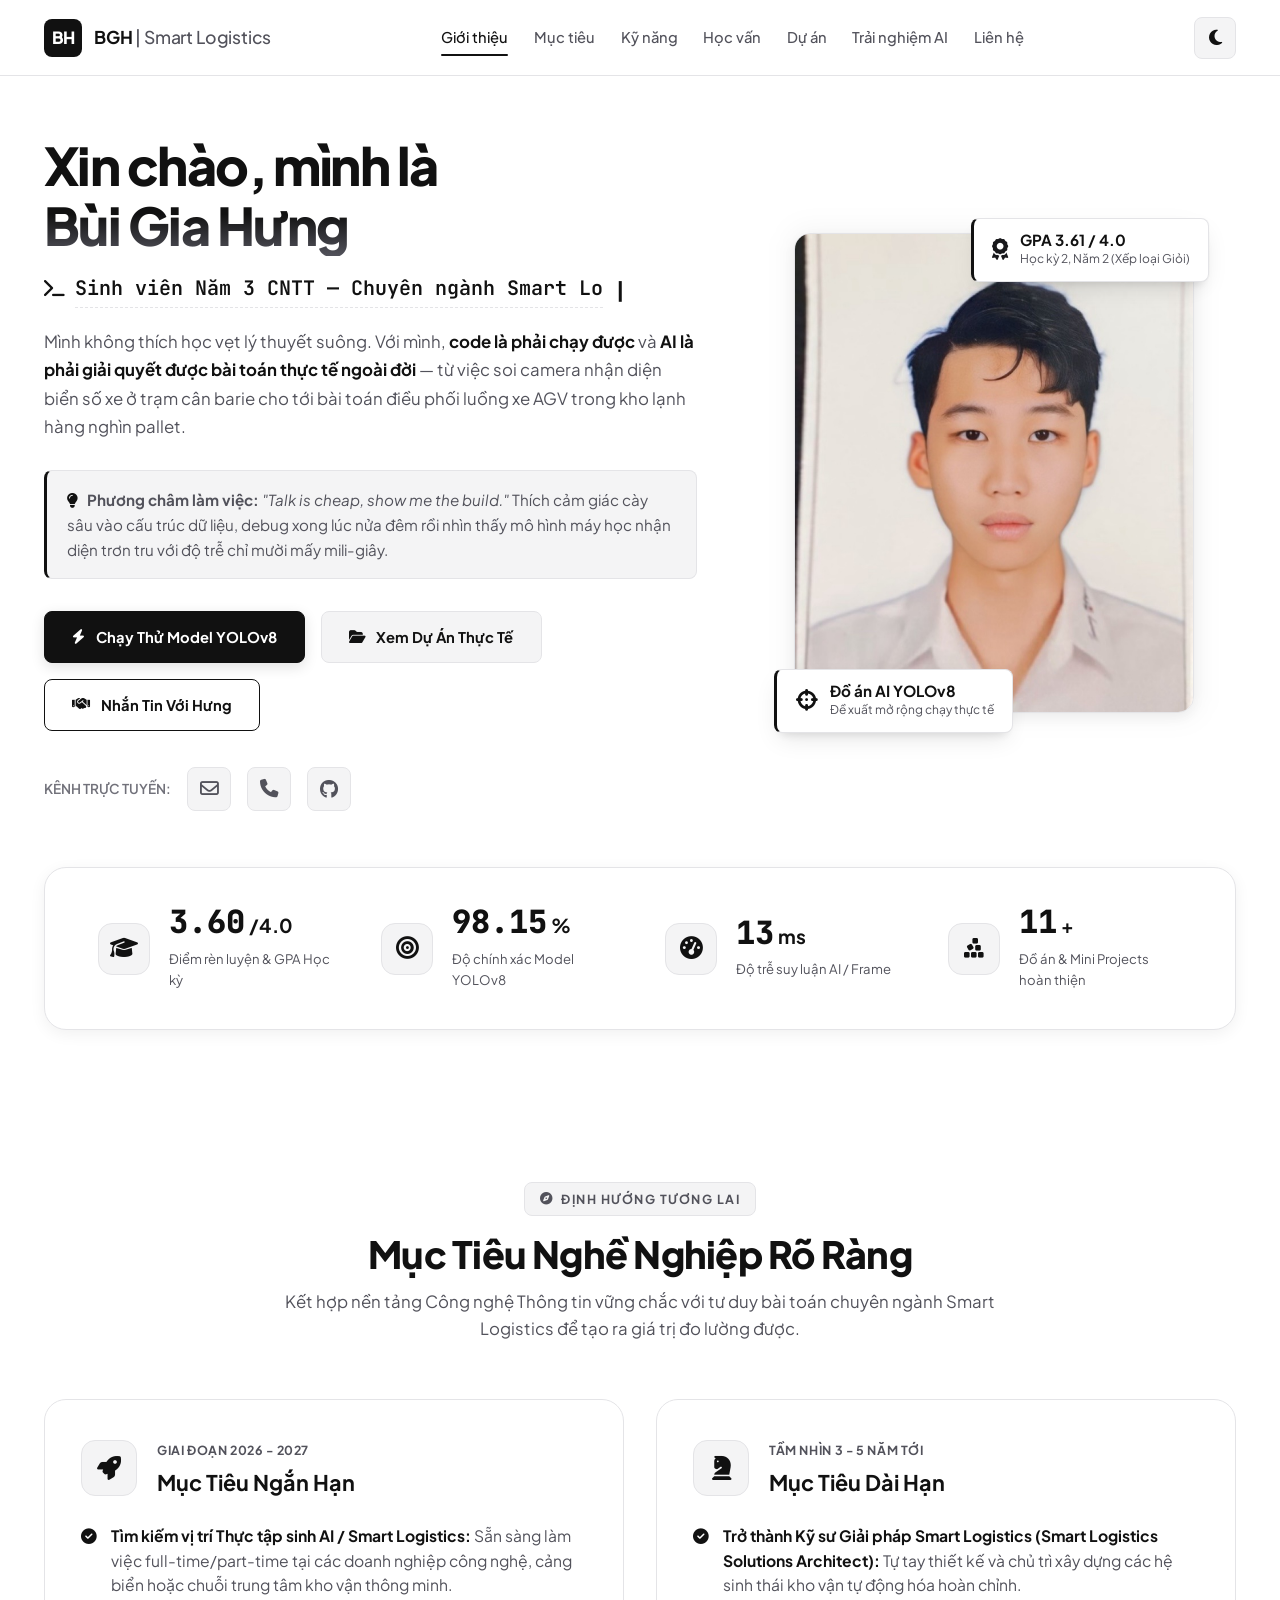
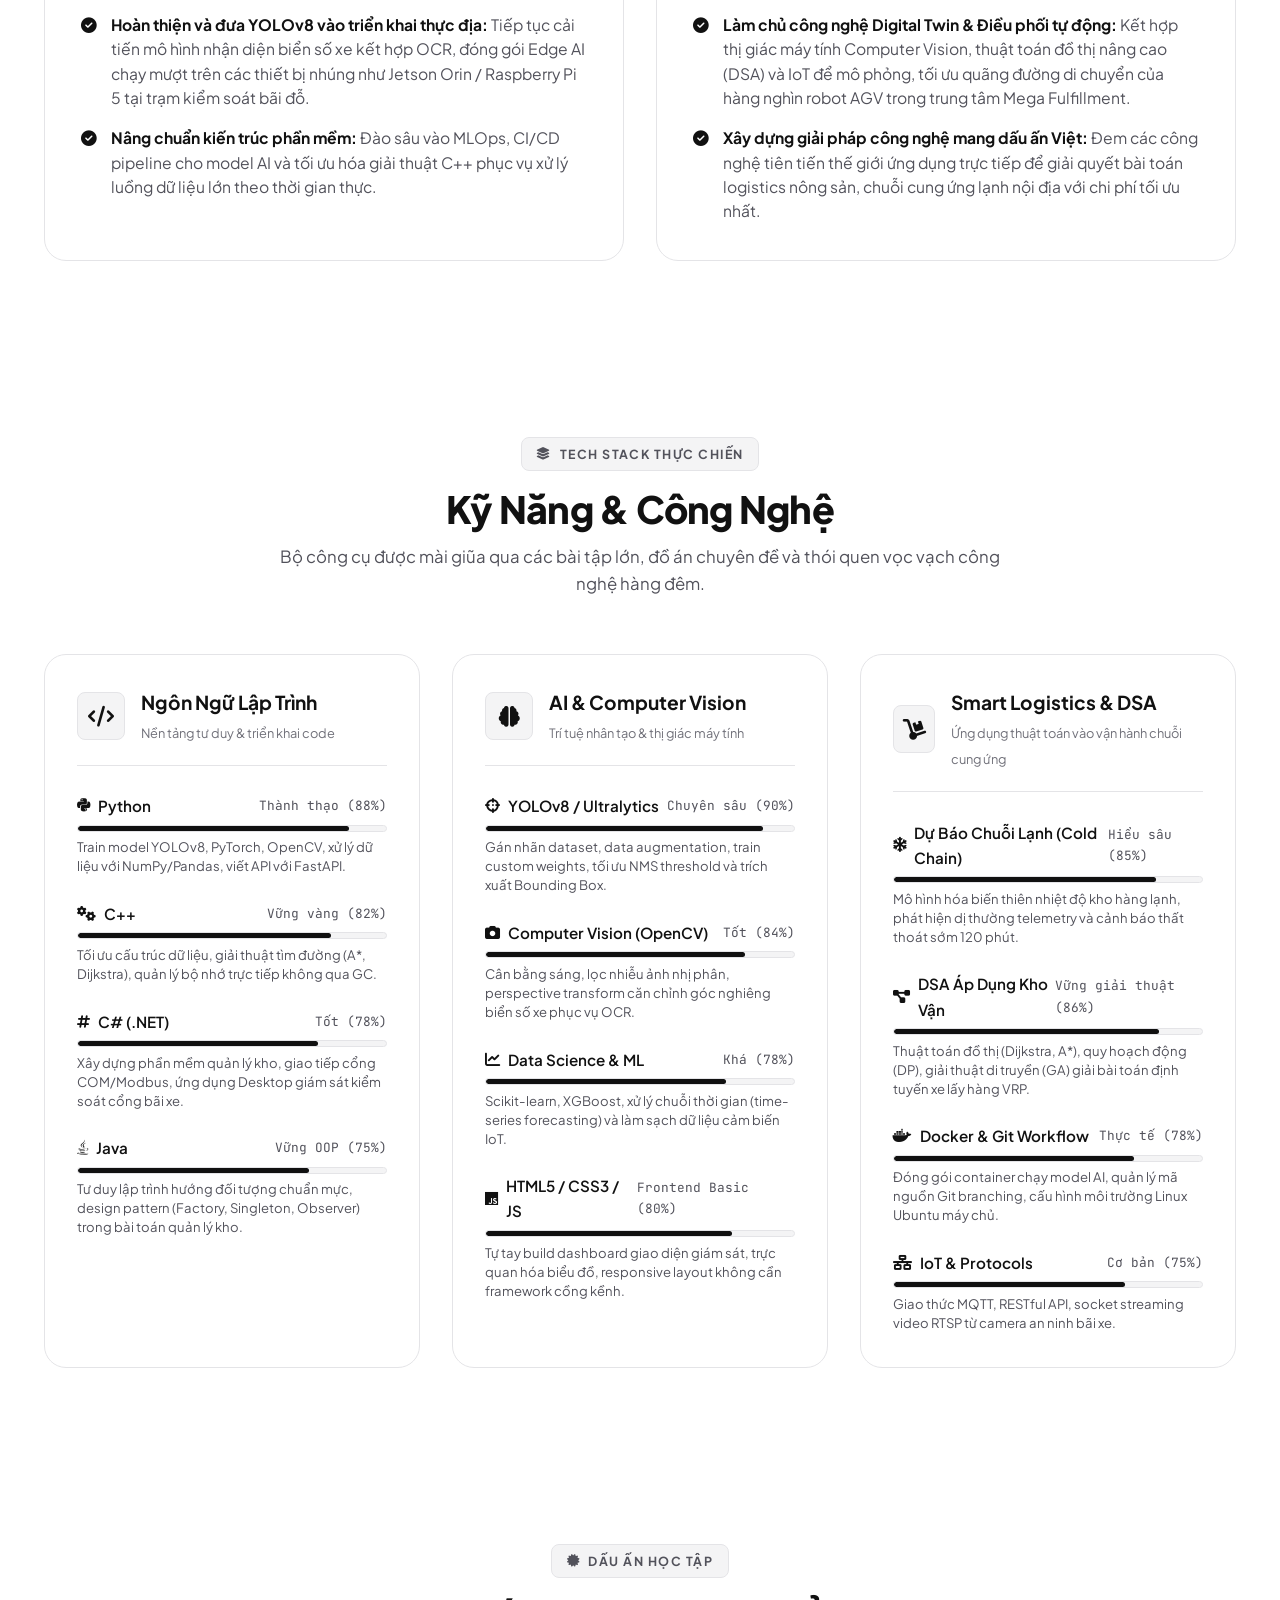
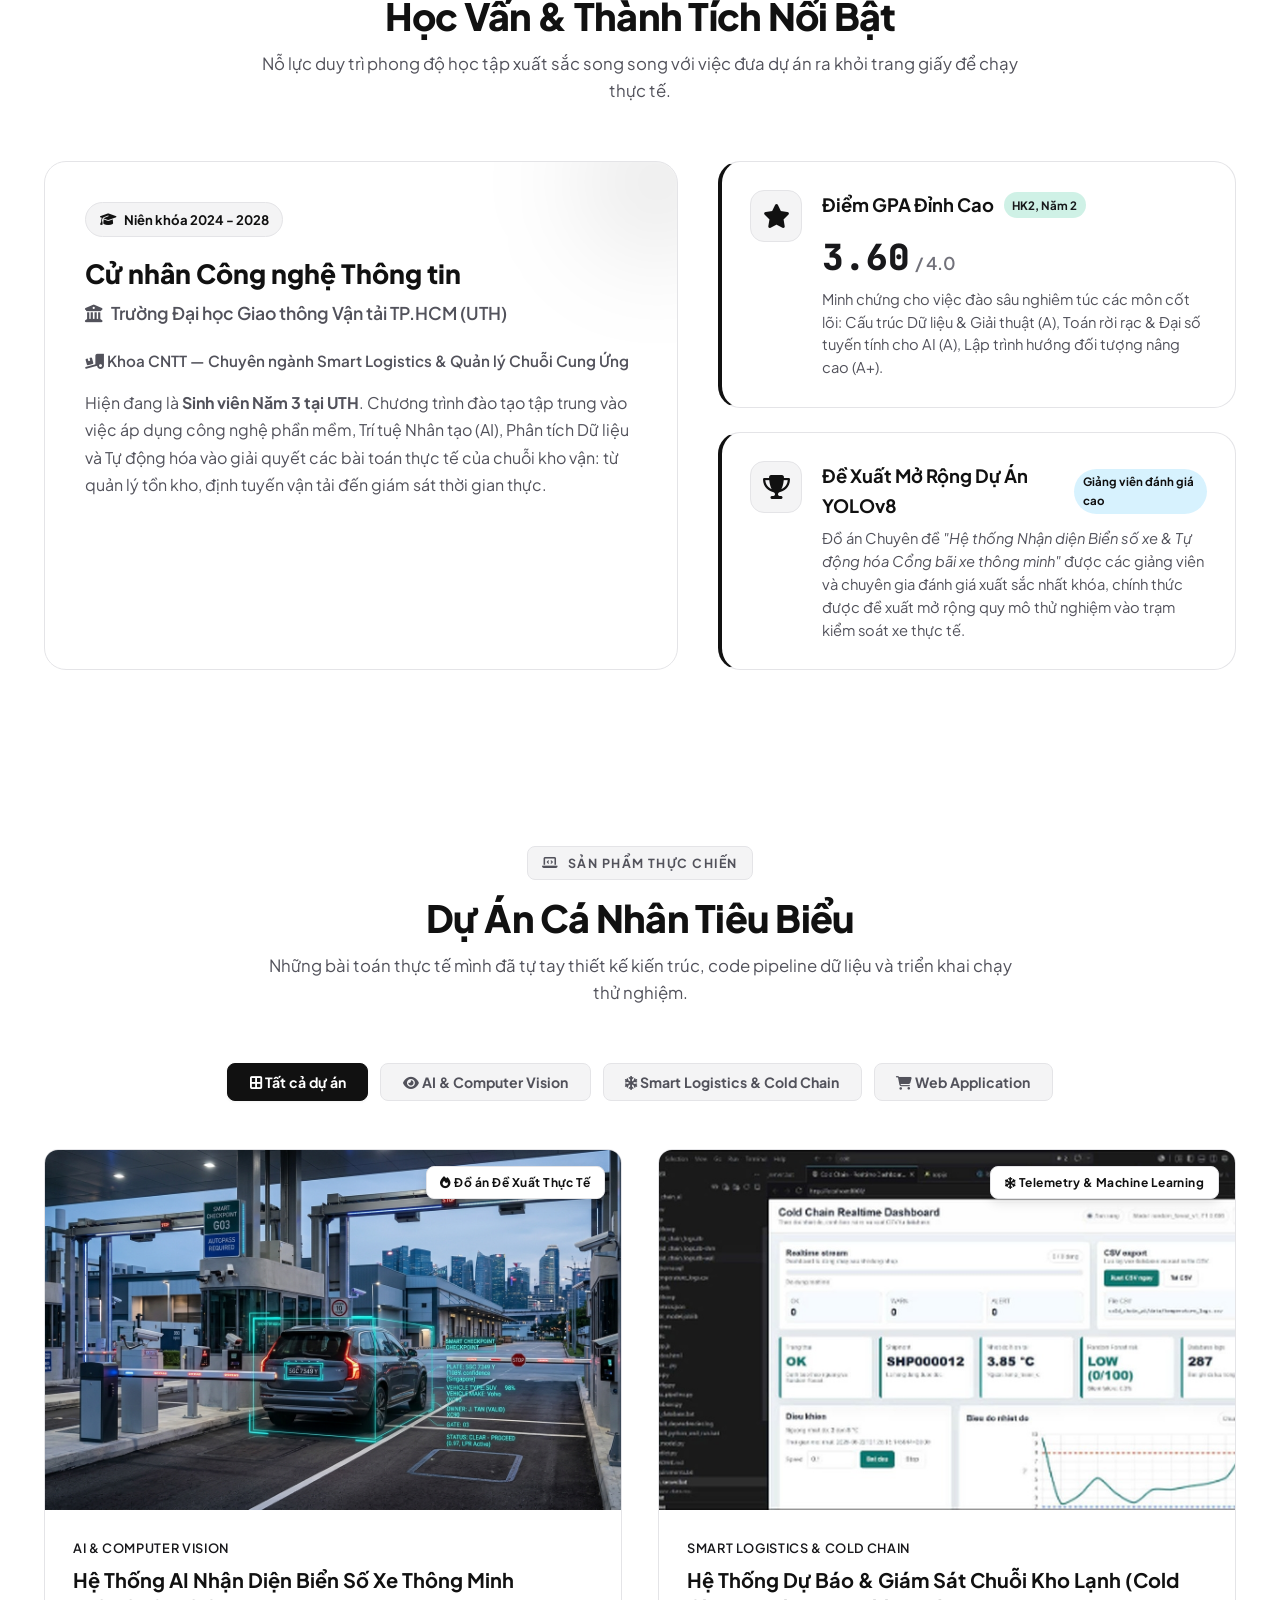
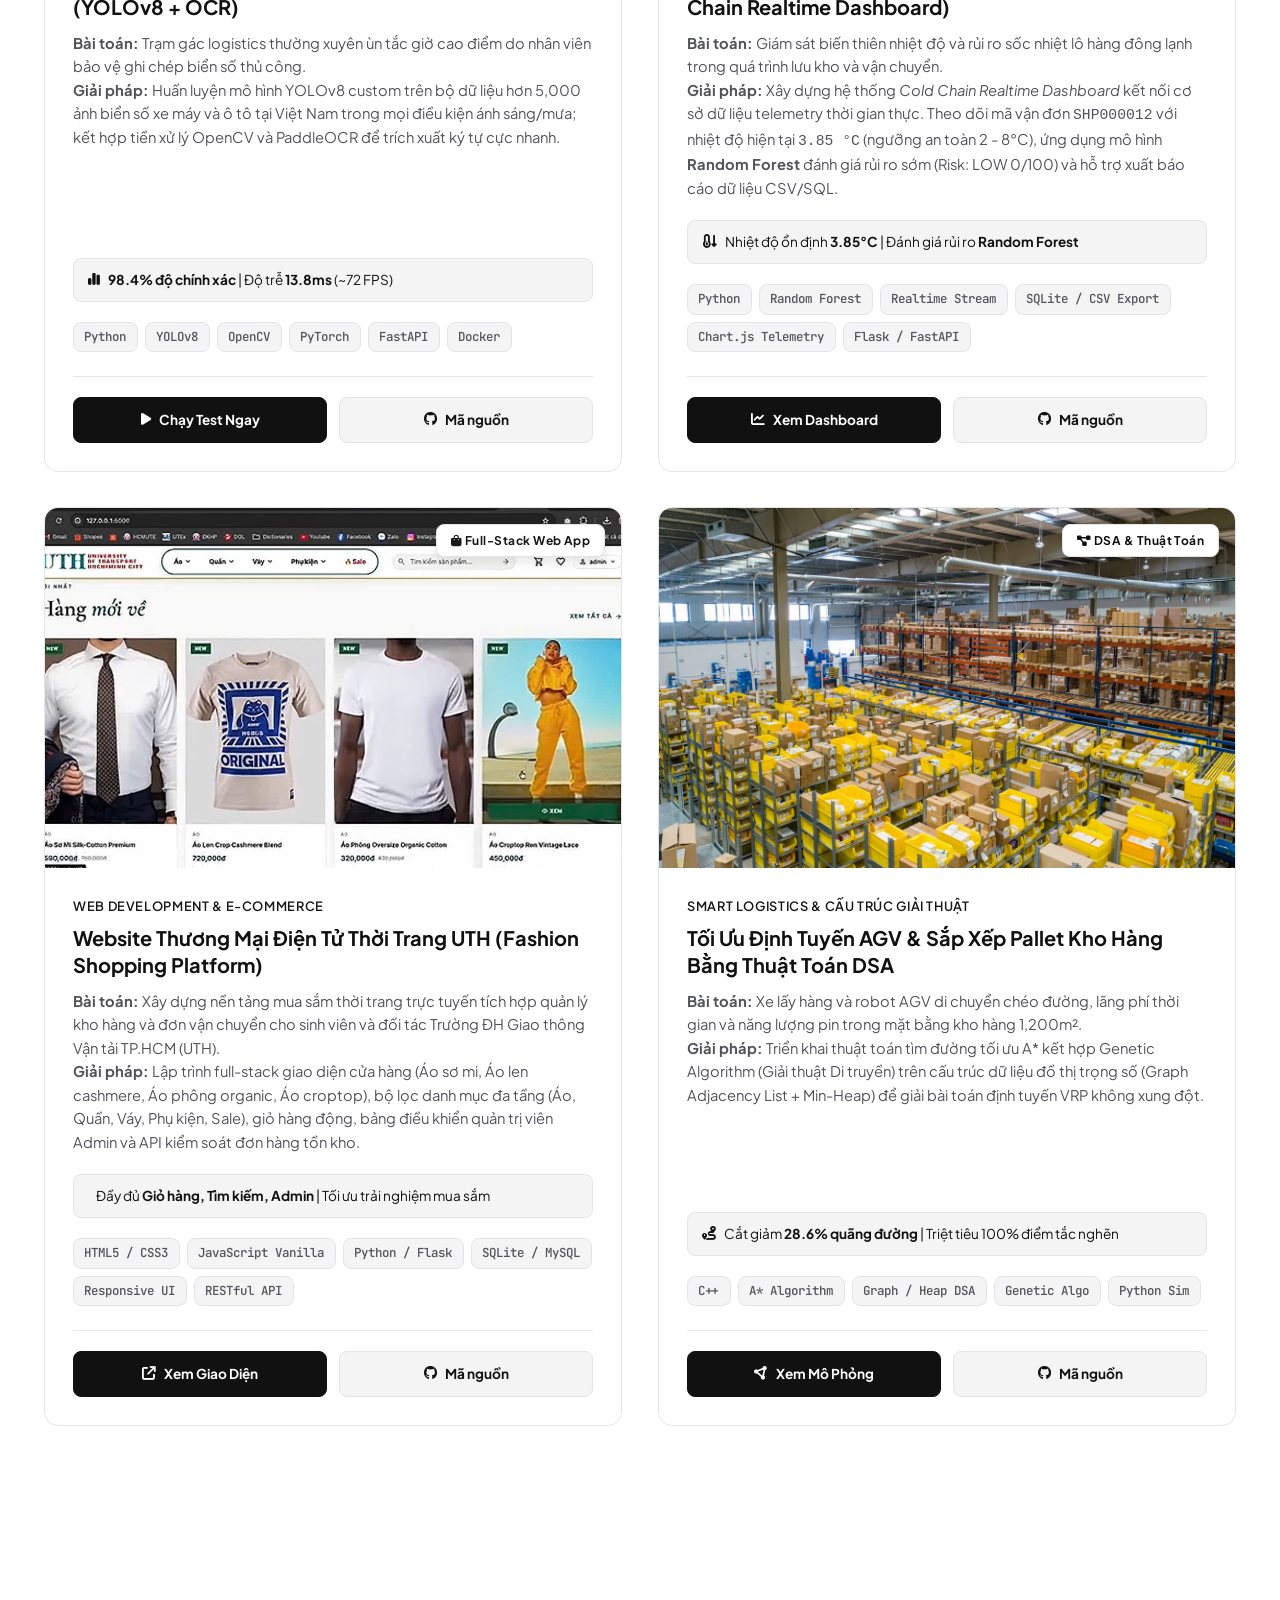
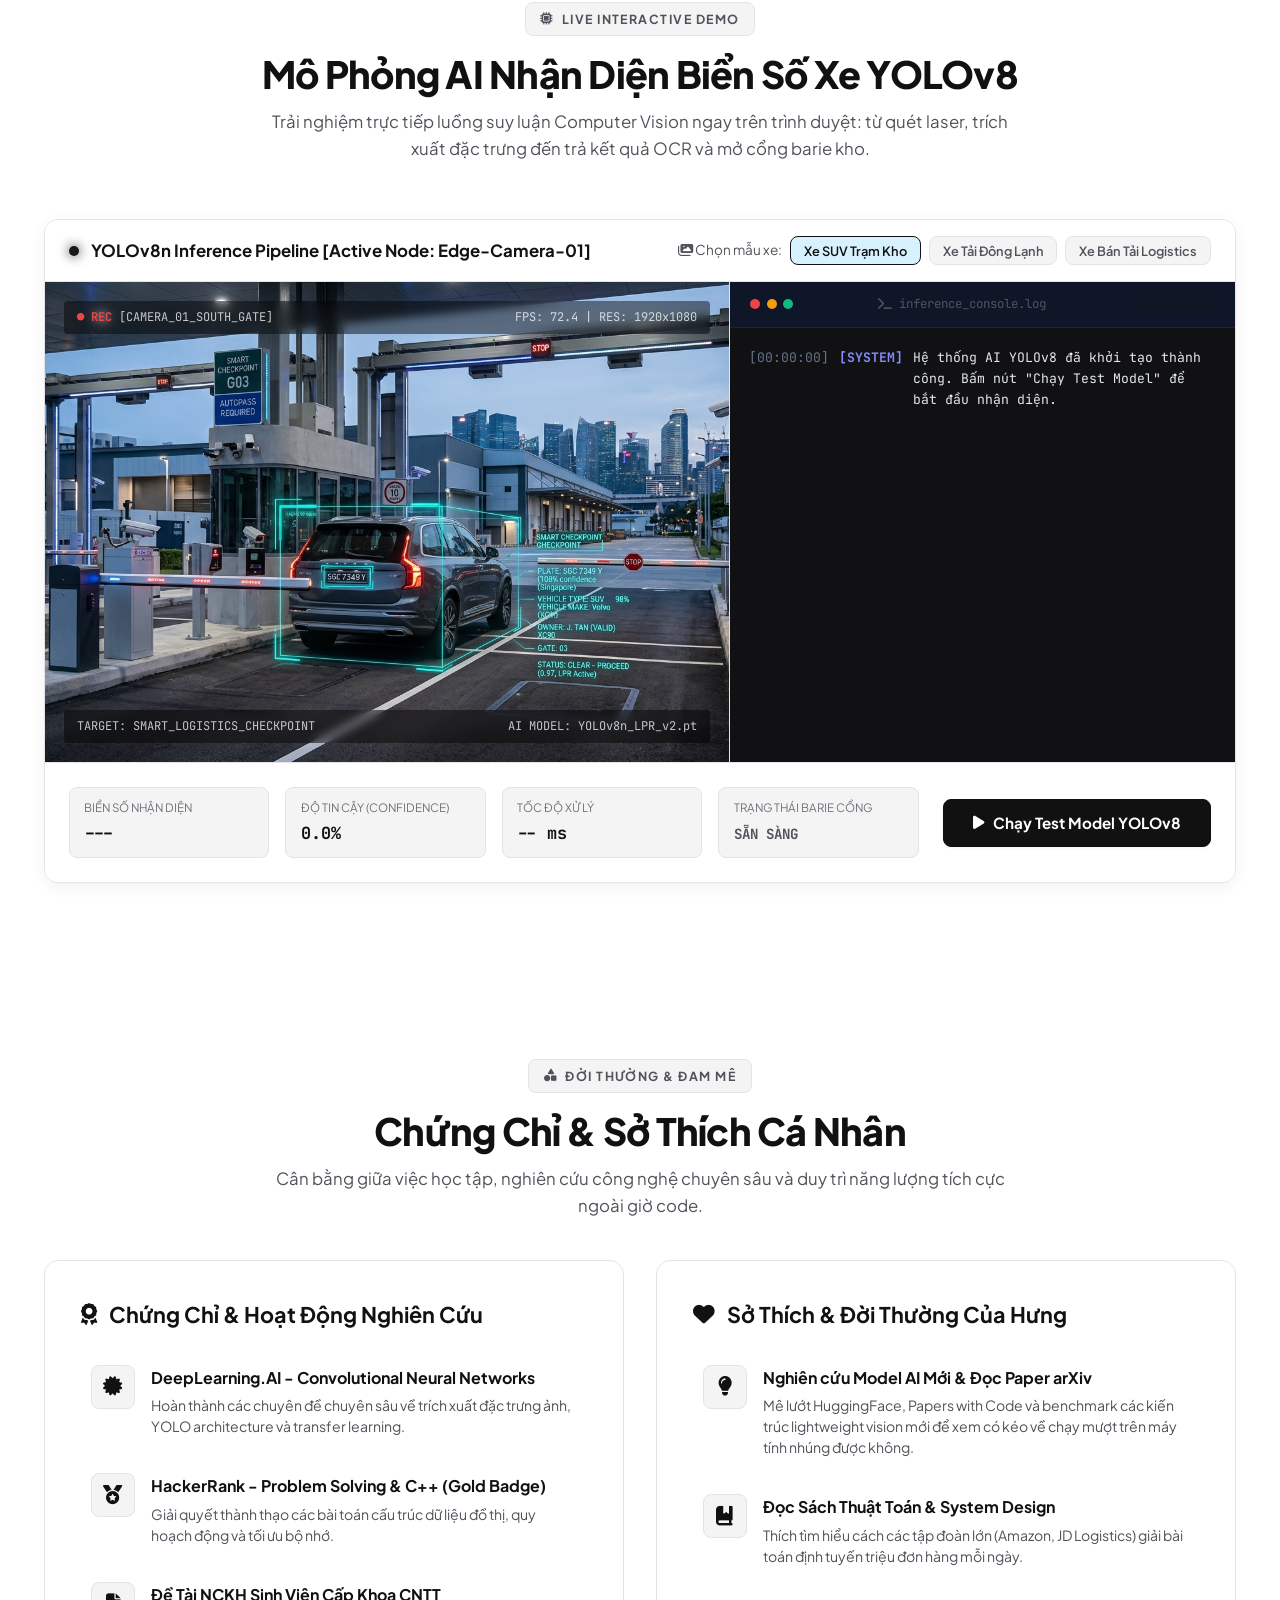
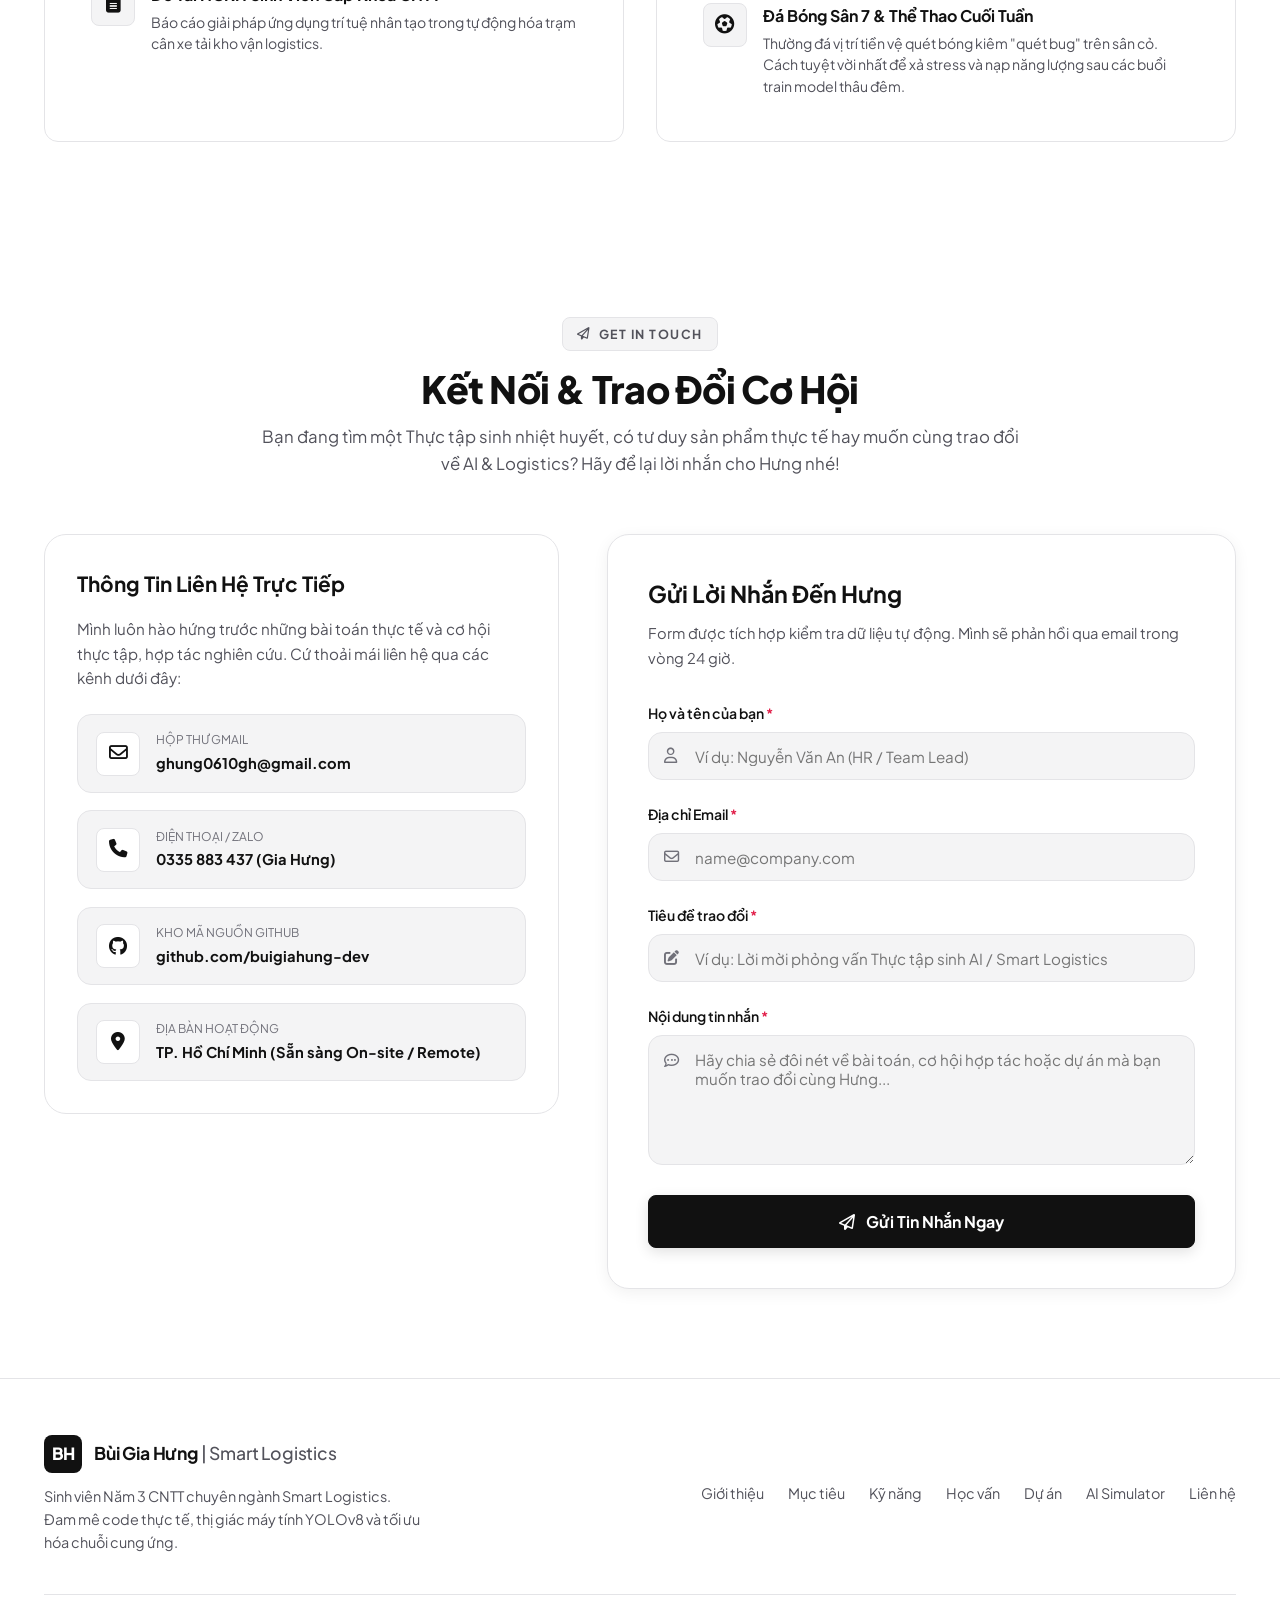
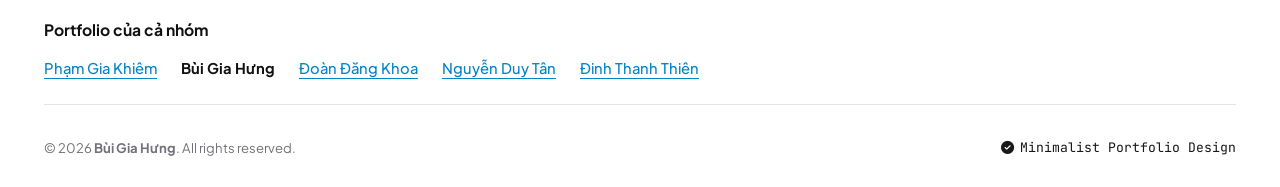
<file: portfolio_hung/index1.html>
<!DOCTYPE html>
<html lang="vi" data-theme="light">
<head>
  <meta charset="UTF-8">
  <meta name="viewport" content="width=device-width, initial-scale=1.0">
  <meta name="description" content="Portfolio cá nhân của Bùi Gia Hưng - Sinh viên Năm 3 CNTT chuyên ngành Smart Logistics & AI tại UTH. Nghiên cứu thị giác máy tính YOLOv8, Cold Chain và tối ưu thuật toán chuỗi cung ứng.">
  <meta name="keywords" content="Bùi Gia Hưng, Portfolio, Smart Logistics, AI, YOLOv8, Computer Vision, Cold Chain, DSA, C++, Python, C#">
  <meta name="author" content="Bùi Gia Hưng">
  
  <title>Bùi Gia Hưng | Smart Logistics & AI Developer Portfolio</title>
  
  <!-- Favicon SVG -->
  <link rel="icon" type="image/svg+xml" href="data:image/svg+xml,<svg xmlns='http://www.w3.org/2000/svg' viewBox='0 0 100 100'><rect width='100' height='100' rx='25' fill='%230284c7'/><text x='50%' y='62%' font-family='sans-serif' font-weight='900' font-size='48' fill='%23ffffff' text-anchor='middle'>BGH</text></svg>">
  
  <!-- Google Fonts: Plus Jakarta Sans & JetBrains Mono -->
  <link rel="preconnect" href="https://fonts.googleapis.com">
  <link rel="preconnect" href="https://fonts.gstatic.com" crossorigin>
  <link href="https://fonts.googleapis.com/css2?family=JetBrains+Mono:wght@400;500;700;800&family=Plus+Jakarta+Sans:wght@400;500;600;700;800&display=swap" rel="stylesheet">
  
  <!-- Font Awesome 6 Icons -->
  <link rel="stylesheet" href="https://cdnjs.cloudflare.com/ajax/libs/font-awesome/6.5.1/css/all.min.css" integrity="sha512-DTOQO9RWCH3ppGqcWaEA1BIZOC6xxalwEsw9c2QQeAIftl+Vegovlnee1c9QX4TctnWMn13TZye+giMm8e2LwA==" crossorigin="anonymous" referrerpolicy="no-referrer" />
  
  <!-- Main Stylesheet -->
  <link rel="stylesheet" href="css/style.css">
</head>
<body>

  <!-- =========================================================================
       1. HEADER / NAVBAR (STICKY, GLASSMORPHISM, RESPONSIVE)
       ========================================================================= -->
  <header class="navbar" id="navbar">
    <div class="container nav-container">
      <!-- Brand Logo -->
      <a href="#about" class="nav-brand" aria-label="Trang chủ Bùi Gia Hưng">
        <div class="brand-logo-badge">BH</div>
        <div class="brand-text">BGH <span>| Smart Logistics</span></div>
      </a>

      <!-- Desktop Nav Menu -->
      <nav class="nav-menu" aria-label="Điều hướng chính">
        <a href="#about" class="nav-link active">Giới thiệu</a>
        <a href="#goals" class="nav-link">Mục tiêu</a>
        <a href="#skills" class="nav-link">Kỹ năng</a>
        <a href="#education" class="nav-link">Học vấn</a>
        <a href="#projects" class="nav-link">Dự án</a>
        <a href="#ai-demo" class="nav-link">Trải nghiệm AI</a>
        <a href="#contact" class="nav-link">Liên hệ</a>
      </nav>

      <!-- Nav Actions (Theme Toggle & Mobile Trigger) -->
      <div class="nav-actions">
        <button class="theme-toggle-btn" id="themeToggleBtn" aria-label="Chuyển đổi chế độ Sáng / Tối">
          <i class="fa-solid fa-sun"></i>
        </button>

        <a href="#contact" class="btn btn-primary" style="padding: 0.55rem 1.2rem; font-size: 0.88rem; display: none;">
          <i class="fa-regular fa-paper-plane"></i> Kết nối
        </a>

        <!-- Hamburger Button -->
        <button class="hamburger-btn" id="hamburgerBtn" aria-label="Mở Menu điều hướng">
          <span></span>
          <span></span>
          <span></span>
        </button>
      </div>
    </div>
  </header>

  <!-- Mobile Drawer Menu -->
  <div class="drawer-backdrop" id="drawerBackdrop"></div>
  <aside class="mobile-drawer" id="mobileDrawer" aria-label="Menu di động">
    <div style="display: flex; align-items: center; justify-content: space-between; margin-bottom: 1rem;">
      <span class="status-badge"><span class="status-dot"></span> Bùi Gia Hưng</span>
      <span style="font-size: 0.8rem; color: var(--text-secondary);">UTH Student</span>
    </div>
    <nav style="display: flex; flex-direction: column; gap: 0.5rem;">
      <a href="#about" class="mobile-nav-link active"><i class="fa-regular fa-user"></i> Giới thiệu</a>
      <a href="#goals" class="mobile-nav-link"><i class="fa-solid fa-bullseye"></i> Mục tiêu nghề nghiệp</a>
      <a href="#skills" class="mobile-nav-link"><i class="fa-solid fa-laptop-code"></i> Kỹ năng chuyên môn</a>
      <a href="#education" class="mobile-nav-link"><i class="fa-solid fa-graduation-cap"></i> Học vấn & Thành tích</a>
      <a href="#projects" class="mobile-nav-link"><i class="fa-solid fa-boxes-stacked"></i> Dự án thực tế</a>
      <a href="#ai-demo" class="mobile-nav-link"><i class="fa-solid fa-microchip"></i> Trải nghiệm AI YOLOv8</a>
      <a href="#contact" class="mobile-nav-link"><i class="fa-regular fa-envelope"></i> Liên hệ hợp tác</a>
    </nav>
    <div style="margin-top: auto; padding-top: 1.5rem; border-top: 1px solid var(--border-subtle);">
      <p style="font-size: 0.82rem; color: var(--text-muted); margin-bottom: 0.5rem;">Kết nối với Hưng qua:</p>
      <div style="display: flex; gap: 0.75rem;">
        <a href="mailto:ghung0610gh@gmail.com" class="social-icon-btn" aria-label="Email (ghung0610gh@gmail.com)"><i class="fa-regular fa-envelope"></i></a>
        <a href="tel:0335883437" class="social-icon-btn" aria-label="Điện thoại (0335883437)"><i class="fa-solid fa-phone"></i></a>
        <a href="https://github.com" target="_blank" rel="noopener" class="social-icon-btn" aria-label="GitHub"><i class="fa-brands fa-github"></i></a>
      </div>
    </div>
  </aside>

  <main>
    <!-- =========================================================================
         2. HERO SECTION (GIỚI THIỆU BẢN THÂN & VĂN PHONG TỰ NHIÊN)
         ========================================================================= -->
    <section class="section hero-section" id="about">
      <div class="container">
        <div class="hero-grid">
          <!-- Left: Intro Content -->
          <div class="hero-content reveal">
            <h1 class="hero-title">
              Xin chào, mình là <br>
              <span class="gradient-text hero-name-jump" title="Rê chuột để xem chữ nhảy tương tác!">
                <span>B</span><span>ù</span><span>i</span>&nbsp;<span>G</span><span>i</span><span>a</span>&nbsp;<span>H</span><span>ư</span><span>n</span><span>g</span>
              </span>
            </h1>

            <div class="hero-subtitle">
              <i class="fa-solid fa-terminal" id="typingIcon"></i>
              <span id="heroTypingText" class="typing-text">Sinh viên Năm 3 CNTT — Chuyên ngành Smart Logistics</span><span class="typing-cursor">|</span>
            </div>

            <p class="hero-bio">
              Mình không thích học vẹt lý thuyết suông. Với mình, <strong>code là phải chạy được</strong> và 
              <strong>AI là phải giải quyết được bài toán thực tế ngoài đời</strong> — từ việc soi camera nhận diện 
              biển số xe ở trạm cân barie cho tới bài toán điều phối luồng xe AGV trong kho lạnh hàng nghìn pallet.
            </p>

            <div class="hero-highlight-box">
              <i class="fa-solid fa-lightbulb"></i>
              <strong>Phương châm làm việc:</strong> <em>"Talk is cheap, show me the build."</em> Thích cảm giác cày sâu 
              vào cấu trúc dữ liệu, debug xong lúc nửa đêm rồi nhìn thấy mô hình máy học nhận diện trơn tru với độ trễ chỉ mười mấy mili-giây.
            </div>

            <div class="hero-cta-group">
              <a href="#ai-demo" class="btn btn-primary">
                <i class="fa-solid fa-bolt"></i> Chạy Thử Model YOLOv8
              </a>
              <a href="#projects" class="btn btn-secondary">
                <i class="fa-solid fa-folder-open"></i> Xem Dự Án Thực Tế
              </a>
              <a href="#contact" class="btn btn-outline">
                <i class="fa-solid fa-handshake"></i> Nhắn Tin Với Hưng
              </a>
            </div>

            <div class="hero-social-links">
              <span style="font-size: 0.85rem; color: var(--text-muted); font-weight: 600;">KÊNH TRỰC TUYẾN:</span>
              <a href="mailto:ghung0610gh@gmail.com" class="social-icon-btn" title="Gửi Email trực tiếp (ghung0610gh@gmail.com)">
                <i class="fa-regular fa-envelope"></i>
              </a>
              <a href="tel:0335883437" class="social-icon-btn" title="Điện thoại / Zalo: 0335883437">
                <i class="fa-solid fa-phone"></i>
              </a>
              <a href="https://github.com" target="_blank" rel="noopener" class="social-icon-btn" title="GitHub Profile">
                <i class="fa-brands fa-github"></i>
              </a>
            </div>
          </div>

          <!-- Right: Hero Visual / Authentic Portrait & Floating Badges -->
          <div class="hero-visual reveal-scale delay-150">
            <div class="avatar-wrapper">
              <div class="avatar-glow"></div>
              <div class="avatar-card">
                <img src="assets/images/avatar.jpg" alt="Chân dung Bùi Gia Hưng - Sinh viên Smart Logistics CNTT" class="avatar-img" width="400" height="400" loading="eager">
              </div>

              <!-- Floating Metric 1: GPA -->
              <div class="floating-badge badge-gpa">
                <i class="fa-solid fa-award"></i>
                <div class="floating-badge-text">
                  <strong>GPA 3.61 / 4.0</strong>
                  <span>Học kỳ 2, Năm 2 (Xếp loại Giỏi)</span>
                </div>
              </div>

              <!-- Floating Metric 2: YOLOv8 Award -->
              <div class="floating-badge badge-yolo">
                <i class="fa-solid fa-crosshairs"></i>
                <div class="floating-badge-text">
                  <strong>Đồ án AI YOLOv8</strong>
                  <span>Đề xuất mở rộng chạy thực tế</span>
                </div>
              </div>
            </div>
          </div>
        </div>

        <!-- Real-time Quick Stats Bar -->
        <div class="stats-banner reveal delay-200" id="statsBanner">
          <div class="stat-item">
            <div class="stat-icon"><i class="fa-solid fa-graduation-cap"></i></div>
            <div>
              <div class="stat-num-row">
                <span class="stat-number" data-counter-target="3.61" data-counter-decimal="true">0.00</span>
                <span class="stat-suffix">/4.0</span>
              </div>
              <div class="stat-label">Điểm rèn luyện & GPA Học kỳ</div>
            </div>
          </div>

          <div class="stat-item">
            <div class="stat-icon"><i class="fa-solid fa-bullseye"></i></div>
            <div>
              <div class="stat-num-row">
                <span class="stat-number" data-counter-target="98.4" data-counter-decimal="true">0.0</span>
                <span class="stat-suffix">%</span>
              </div>
              <div class="stat-label">Độ chính xác Model YOLOv8</div>
            </div>
          </div>

          <div class="stat-item">
            <div class="stat-icon"><i class="fa-solid fa-gauge-high"></i></div>
            <div>
              <div class="stat-num-row">
                <span class="stat-number" data-counter-target="14" data-counter-decimal="false">0</span>
                <span class="stat-suffix">ms</span>
              </div>
              <div class="stat-label">Độ trễ suy luận AI / Frame</div>
            </div>
          </div>

          <div class="stat-item">
            <div class="stat-icon"><i class="fa-solid fa-cubes-stacked"></i></div>
            <div>
              <div class="stat-num-row">
                <span class="stat-number" data-counter-target="12" data-counter-decimal="false">0</span>
                <span class="stat-suffix">+</span>
              </div>
              <div class="stat-label">Đồ án & Mini Projects hoàn thiện</div>
            </div>
          </div>
        </div>
      </div>
    </section>

    <!-- =========================================================================
         3. MỤC TIÊU NGHỀ NGHIỆP (SHORT-TERM & LONG-TERM)
         ========================================================================= -->
    <section class="section" id="goals">
      <div class="container">
        <header class="section-header reveal">
          <span class="section-tag"><i class="fa-solid fa-compass"></i> Định Hướng Tương Lai</span>
          <h2 class="section-title">Mục Tiêu Nghề Nghiệp Rõ Ràng</h2>
          <p class="section-subtitle">
            Kết hợp nền tảng Công nghệ Thông tin vững chắc với tư duy bài toán chuyên ngành Smart Logistics để tạo ra giá trị đo lường được.
          </p>
        </header>

        <div class="goals-grid">
          <!-- Card 1: Ngắn hạn -->
          <article class="goal-card reveal delay-100">
            <div class="goal-header">
              <div class="goal-icon-box">
                <i class="fa-solid fa-rocket"></i>
              </div>
              <div>
                <span class="goal-time-badge">Giai đoạn 2026 - 2027</span>
                <h3 class="goal-title">Mục Tiêu Ngắn Hạn</h3>
              </div>
            </div>

            <div class="goal-list">
              <div class="goal-list-item">
                <i class="fa-solid fa-circle-check"></i>
                <div>
                  <strong>Tìm kiếm vị trí Thực tập sinh AI / Smart Logistics:</strong> Sẵn sàng làm việc full-time/part-time tại các doanh nghiệp công nghệ, cảng biển hoặc chuỗi trung tâm kho vận thông minh.
                </div>
              </div>
              <div class="goal-list-item">
                <i class="fa-solid fa-circle-check"></i>
                <div>
                  <strong>Hoàn thiện và đưa YOLOv8 vào triển khai thực địa:</strong> Tiếp tục cải tiến mô hình nhận diện biển số xe kết hợp OCR, đóng gói Edge AI chạy mượt trên các thiết bị nhúng như Jetson Orin / Raspberry Pi 5 tại trạm kiểm soát bãi đỗ.
                </div>
              </div>
              <div class="goal-list-item">
                <i class="fa-solid fa-circle-check"></i>
                <div>
                  <strong>Nâng chuẩn kiến trúc phần mềm:</strong> Đào sâu vào MLOps, CI/CD pipeline cho model AI và tối ưu hóa giải thuật C++ phục vụ xử lý luồng dữ liệu lớn theo thời gian thực.
                </div>
              </div>
            </div>
          </article>

          <!-- Card 2: Dài hạn -->
          <article class="goal-card long-term reveal delay-200">
            <div class="goal-header">
              <div class="goal-icon-box">
                <i class="fa-solid fa-chess-knight"></i>
              </div>
              <div>
                <span class="goal-time-badge">Tầm nhìn 3 - 5 năm tới</span>
                <h3 class="goal-title">Mục Tiêu Dài Hạn</h3>
              </div>
            </div>

            <div class="goal-list">
              <div class="goal-list-item">
                <i class="fa-solid fa-circle-check"></i>
                <div>
                  <strong>Trở thành Kỹ sư Giải pháp Smart Logistics (Smart Logistics Solutions Architect):</strong> Tự tay thiết kế và chủ trì xây dựng các hệ sinh thái kho vận tự động hóa hoàn chỉnh.
                </div>
              </div>
              <div class="goal-list-item">
                <i class="fa-solid fa-circle-check"></i>
                <div>
                  <strong>Làm chủ công nghệ Digital Twin & Điều phối tự động:</strong> Kết hợp thị giác máy tính Computer Vision, thuật toán đồ thị nâng cao (DSA) và IoT để mô phỏng, tối ưu quãng đường di chuyển của hàng nghìn robot AGV trong trung tâm Mega Fulfillment.
                </div>
              </div>
              <div class="goal-list-item">
                <i class="fa-solid fa-circle-check"></i>
                <div>
                  <strong>Xây dựng giải pháp công nghệ mang dấu ấn Việt:</strong> Đem các công nghệ tiên tiến thế giới ứng dụng trực tiếp để giải quyết bài toán logistics nông sản, chuỗi cung ứng lạnh nội địa với chi phí tối ưu nhất.
                </div>
              </div>
            </div>
          </article>
        </div>
      </div>
    </section>

    <!-- =========================================================================
         4. KỸ NĂNG CHUYÊN MÔN (CARDS & BADGES ĐẸP MẮT)
         ========================================================================= -->
    <section class="section" id="skills">
      <div class="container">
        <header class="section-header reveal">
          <span class="section-tag"><i class="fa-solid fa-layer-group"></i> Tech Stack Thực Chiến</span>
          <h2 class="section-title">Kỹ Năng & Công Nghệ</h2>
          <p class="section-subtitle">
            Bộ công cụ được mài giũa qua các bài tập lớn, đồ án chuyên đề và thói quen vọc vạch công nghệ hàng đêm.
          </p>
        </header>

        <div class="skills-grid">
          <!-- Category 1: Ngôn ngữ lập trình -->
          <article class="skill-category-card reveal delay-100">
            <div class="skill-cat-header">
              <div class="skill-cat-icon"><i class="fa-solid fa-code"></i></div>
              <div>
                <h3 class="skill-cat-title">Ngôn Ngữ Lập Trình</h3>
                <span class="skill-cat-subtitle">Nền tảng tư duy & triển khai code</span>
              </div>
            </div>

            <div class="skill-badges-list">
              <!-- Python -->
              <div class="skill-item">
                <div class="skill-item-header">
                  <span class="skill-name"><i class="fa-brands fa-python"></i> Python</span>
                  <span class="skill-level-text">Thành thạo (88%)</span>
                </div>
                <div class="skill-bar-bg"><div class="skill-bar-fill" style="width: 88%;"></div></div>
                <p class="skill-desc">Train model YOLOv8, PyTorch, OpenCV, xử lý dữ liệu với NumPy/Pandas, viết API với FastAPI.</p>
              </div>

              <!-- C++ -->
              <div class="skill-item">
                <div class="skill-item-header">
                  <span class="skill-name"><i class="fa-solid fa-gears"></i> C++</span>
                  <span class="skill-level-text">Vững vàng (82%)</span>
                </div>
                <div class="skill-bar-bg"><div class="skill-bar-fill" style="width: 82%;"></div></div>
                <p class="skill-desc">Tối ưu cấu trúc dữ liệu, giải thuật tìm đường (A*, Dijkstra), quản lý bộ nhớ trực tiếp không qua GC.</p>
              </div>

              <!-- C# -->
              <div class="skill-item">
                <div class="skill-item-header">
                  <span class="skill-name"><i class="fa-solid fa-hashtag"></i> C# (.NET)</span>
                  <span class="skill-level-text">Tốt (78%)</span>
                </div>
                <div class="skill-bar-bg"><div class="skill-bar-fill" style="width: 78%;"></div></div>
                <p class="skill-desc">Xây dựng phần mềm quản lý kho, giao tiếp cổng COM/Modbus, ứng dụng Desktop giám sát kiểm soát cổng bãi xe.</p>
              </div>

              <!-- Java -->
              <div class="skill-item">
                <div class="skill-item-header">
                  <span class="skill-name"><i class="fa-brands fa-java"></i> Java</span>
                  <span class="skill-level-text">Vững OOP (75%)</span>
                </div>
                <div class="skill-bar-bg"><div class="skill-bar-fill" style="width: 75%;"></div></div>
                <p class="skill-desc">Tư duy lập trình hướng đối tượng chuẩn mực, design pattern (Factory, Singleton, Observer) trong bài toán quản lý kho.</p>
              </div>
            </div>
          </article>

          <!-- Category 2: AI & Data Science -->
          <article class="skill-category-card reveal delay-200">
            <div class="skill-cat-header">
              <div class="skill-cat-icon"><i class="fa-solid fa-brain"></i></div>
              <div>
                <h3 class="skill-cat-title">AI & Computer Vision</h3>
                <span class="skill-cat-subtitle">Trí tuệ nhân tạo & thị giác máy tính</span>
              </div>
            </div>

            <div class="skill-badges-list">
              <!-- YOLOv8 -->
              <div class="skill-item">
                <div class="skill-item-header">
                  <span class="skill-name"><i class="fa-solid fa-crosshairs"></i> YOLOv8 / Ultralytics</span>
                  <span class="skill-level-text">Chuyên sâu (90%)</span>
                </div>
                <div class="skill-bar-bg"><div class="skill-bar-fill" style="width: 90%;"></div></div>
                <p class="skill-desc">Gán nhãn dataset, data augmentation, train custom weights, tối ưu NMS threshold và trích xuất Bounding Box.</p>
              </div>

              <!-- Computer Vision -->
              <div class="skill-item">
                <div class="skill-item-header">
                  <span class="skill-name"><i class="fa-solid fa-camera"></i> Computer Vision (OpenCV)</span>
                  <span class="skill-level-text">Tốt (84%)</span>
                </div>
                <div class="skill-bar-bg"><div class="skill-bar-fill" style="width: 84%;"></div></div>
                <p class="skill-desc">Cân bằng sáng, lọc nhiễu ảnh nhị phân, perspective transform căn chỉnh góc nghiêng biển số xe phục vụ OCR.</p>
              </div>

              <!-- Thuật toán xử lý dữ liệu -->
              <div class="skill-item">
                <div class="skill-item-header">
                  <span class="skill-name"><i class="fa-solid fa-chart-line"></i> Data Science & ML</span>
                  <span class="skill-level-text">Khá (78%)</span>
                </div>
                <div class="skill-bar-bg"><div class="skill-bar-fill" style="width: 78%;"></div></div>
                <p class="skill-desc">Scikit-learn, XGBoost, xử lý chuỗi thời gian (time-series forecasting) và làm sạch dữ liệu cảm biến IoT.</p>
              </div>

              <!-- Web Basic -->
              <div class="skill-item">
                <div class="skill-item-header">
                  <span class="skill-name"><i class="fa-brands fa-js"></i> HTML5 / CSS3 / JS</span>
                  <span class="skill-level-text">Frontend Basic (80%)</span>
                </div>
                <div class="skill-bar-bg"><div class="skill-bar-fill" style="width: 80%;"></div></div>
                <p class="skill-desc">Tự tay build dashboard giao diện giám sát, trực quan hóa biểu đồ, responsive layout không cần framework cồng kềnh.</p>
              </div>
            </div>
          </article>

          <!-- Category 3: Smart Logistics & DSA -->
          <article class="skill-category-card reveal delay-300">
            <div class="skill-cat-header">
              <div class="skill-cat-icon"><i class="fa-solid fa-dolly"></i></div>
              <div>
                <h3 class="skill-cat-title">Smart Logistics & DSA</h3>
                <span class="skill-cat-subtitle">Ứng dụng thuật toán vào vận hành chuỗi cung ứng</span>
              </div>
            </div>

            <div class="skill-badges-list">
              <!-- Cold Chain -->
              <div class="skill-item">
                <div class="skill-item-header">
                  <span class="skill-name"><i class="fa-solid fa-snowflake"></i> Dự Báo Chuỗi Lạnh (Cold Chain)</span>
                  <span class="skill-level-text">Hiểu sâu (85%)</span>
                </div>
                <div class="skill-bar-bg"><div class="skill-bar-fill" style="width: 85%;"></div></div>
                <p class="skill-desc">Mô hình hóa biến thiên nhiệt độ kho hàng lạnh, phát hiện dị thường telemetry và cảnh báo thất thoát sớm 120 phút.</p>
              </div>

              <!-- DSA Logistics -->
              <div class="skill-item">
                <div class="skill-item-header">
                  <span class="skill-name"><i class="fa-solid fa-diagram-project"></i> DSA Áp Dụng Kho Vận</span>
                  <span class="skill-level-text">Vững giải thuật (86%)</span>
                </div>
                <div class="skill-bar-bg"><div class="skill-bar-fill" style="width: 86%;"></div></div>
                <p class="skill-desc">Thuật toán đồ thị (Dijkstra, A*), quy hoạch động (DP), giải thuật di truyền (GA) giải bài toán định tuyến xe lấy hàng VRP.</p>
              </div>

              <!-- Tools & DevOps -->
              <div class="skill-item">
                <div class="skill-item-header">
                  <span class="skill-name"><i class="fa-brands fa-docker"></i> Docker & Git Workflow</span>
                  <span class="skill-level-text">Thực tế (78%)</span>
                </div>
                <div class="skill-bar-bg"><div class="skill-bar-fill" style="width: 78%;"></div></div>
                <p class="skill-desc">Đóng gói container chạy model AI, quản lý mã nguồn Git branching, cấu hình môi trường Linux Ubuntu máy chủ.</p>
              </div>

              <!-- IoT Protocol -->
              <div class="skill-item">
                <div class="skill-item-header">
                  <span class="skill-name"><i class="fa-solid fa-network-wired"></i> IoT & Protocols</span>
                  <span class="skill-level-text">Cơ bản (75%)</span>
                </div>
                <div class="skill-bar-bg"><div class="skill-bar-fill" style="width: 75%;"></div></div>
                <p class="skill-desc">Giao thức MQTT, RESTful API, socket streaming video RTSP từ camera an ninh bãi xe.</p>
              </div>
            </div>
          </article>
        </div>
      </div>
    </section>

    <!-- =========================================================================
         5. HỌC VẤN & THÀNH TÍCH NỔI BẬT (HIGHLIGHT GPA 3.61 & YOLOV8)
         ========================================================================= -->
    <section class="section" id="education">
      <div class="container">
        <header class="section-header reveal">
          <span class="section-tag"><i class="fa-solid fa-certificate"></i> Dấu Ấn Học Tập</span>
          <h2 class="section-title">Học Vấn & Thành Tích Nổi Bật</h2>
          <p class="section-subtitle">
            Nỗ lực duy trì phong độ học tập xuất sắc song song với việc đưa dự án ra khỏi trang giấy để chạy thực tế.
          </p>
        </header>

        <div class="education-showcase">
          <!-- Main Education Card -->
          <article class="edu-main-card reveal delay-100">
            <span class="edu-badge-top"><i class="fa-solid fa-graduation-cap"></i> Niên khóa 2024 - 2028</span>
            <h3 class="edu-degree">Cử nhân Công nghệ Thông tin</h3>
            <div class="edu-school">
              <i class="fa-solid fa-building-columns"></i>
              <span>Trường Đại học Giao thông Vận tải TP.HCM (UTH)</span>
            </div>
            <div style="font-size: 0.95rem; color: var(--text-secondary); margin-bottom: 1rem; font-weight: 600;">
              <i class="fa-solid fa-truck-ramp-box"></i> Khoa CNTT — Chuyên ngành Smart Logistics & Quản lý Chuỗi Cung Ứng
            </div>

            <p class="edu-desc">
              Hiện đang là <strong>Sinh viên Năm 3 tại UTH</strong>. Chương trình đào tạo tập trung vào việc áp dụng công nghệ phần mềm, 
              Trí tuệ Nhân tạo (AI), Phân tích Dữ liệu và Tự động hóa vào giải quyết các bài toán thực tế của chuỗi kho vận: 
              từ quản lý tồn kho, định tuyến vận tải đến giám sát thời gian thực.
            </p>
          </article>

          <!-- Achievement Cards Column -->
          <div class="achieve-column">
            <!-- GPA 3.61 Card -->
            <article class="achieve-card gpa-card reveal delay-200">
              <div class="achieve-icon-wrap">
                <i class="fa-solid fa-star"></i>
              </div>
              <div class="achieve-content">
                <h4>
                  <span>Điểm GPA Đỉnh Cao</span>
                  <span class="achieve-badge">HK2, Năm 2</span>
                </h4>
                <div class="gpa-counter-display">
                  <span class="gpa-big-number" data-counter-target="3.61" data-counter-decimal="true">0.00</span>
                  <span class="gpa-scale">/ 4.0</span>
                </div>
                <p>
                  Minh chứng cho việc đào sâu nghiêm túc các môn cốt lõi: Cấu trúc Dữ liệu & Giải thuật (A), 
                  Toán rời rạc & Đại số tuyến tính cho AI (A), Lập trình hướng đối tượng nâng cao (A+).
                </p>
              </div>
            </article>

            <!-- YOLOv8 Project Recommendation Award -->
            <article class="achieve-card yolo-award reveal delay-300">
              <div class="achieve-icon-wrap">
                <i class="fa-solid fa-trophy"></i>
              </div>
              <div class="achieve-content">
                <h4>
                  <span>Đề Xuất Mở Rộng Dự Án YOLOv8</span>
                  <span class="achieve-badge cyan">Giảng viên đánh giá cao</span>
                </h4>
                <p>
                  Đồ án Chuyên đề <em>"Hệ thống Nhận diện Biển số xe & Tự động hóa Cổng bãi xe thông minh"</em> được các giảng viên 
                  và chuyên gia đánh giá xuất sắc nhất khóa, chính thức được đề xuất mở rộng quy mô thử nghiệm vào trạm kiểm soát xe thực tế.
                </p>
              </div>
            </article>
          </div>
        </div>
      </div>
    </section>

    <!-- =========================================================================
         6. DỰ ÁN CÁ NHÂN (PROJECTS SHOWCASE VỚI FILTER)
         ========================================================================= -->
    <section class="section" id="projects">
      <div class="container">
        <header class="section-header reveal">
          <span class="section-tag"><i class="fa-solid fa-laptop-code"></i> Sản Phẩm Thực Chiến</span>
          <h2 class="section-title">Dự Án Cá Nhân Tiêu Biểu</h2>
          <p class="section-subtitle">
            Những bài toán thực tế mình đã tự tay thiết kế kiến trúc, code pipeline dữ liệu và triển khai chạy thử nghiệm.
          </p>
        </header>

        <!-- Project Filter Tabs -->
        <div class="project-filters reveal delay-100" role="tablist">
          <button class="filter-btn active" data-filter="all"><i class="fa-solid fa-border-all"></i> Tất cả dự án</button>
          <button class="filter-btn" data-filter="ai"><i class="fa-solid fa-eye"></i> AI & Computer Vision</button>
          <button class="filter-btn" data-filter="logistics"><i class="fa-solid fa-snowflake"></i> Smart Logistics & Cold Chain</button>
          <button class="filter-btn" data-filter="web"><i class="fa-solid fa-cart-shopping"></i> Web Application</button>
        </div>

        <!-- Projects Grid (2x2 Balanced Layout) -->
        <div class="projects-grid">
          <!-- Project 1: YOLOv8 License Plate Detection (AI Highlight) -->
          <article class="project-card reveal delay-100" data-category="ai">
            <div class="project-thumb-wrap">
              <img src="assets/images/project-yolo.jpg" alt="Dự án Nhận diện biển số xe YOLOv8 tại trạm thông minh" class="project-thumb" loading="lazy">
              <span class="project-badge-tag"><i class="fa-solid fa-fire"></i> Đồ án Đề Xuất Thực Tế</span>
            </div>

            <div class="project-body">
              <span class="project-category">AI & Computer Vision</span>
              <h3 class="project-title">Hệ Thống AI Nhận Diện Biển Số Xe Thông Minh (YOLOv8 + OCR)</h3>
              
              <p class="project-problem-solution">
                <strong>Bài toán:</strong> Trạm gác logistics thường xuyên ùn tắc giờ cao điểm do nhân viên bảo vệ ghi chép biển số thủ công.<br>
                <strong>Giải pháp:</strong> Huấn luyện mô hình YOLOv8 custom trên bộ dữ liệu hơn 5,000 ảnh biển số xe máy và ô tô tại Việt Nam trong mọi điều kiện ánh sáng/mưa; kết hợp tiền xử lý OpenCV và PaddleOCR để trích xuất ký tự cực nhanh.
              </p>

              <div class="project-metrics-chip">
                <i class="fa-solid fa-chart-simple"></i>
                <span><strong>98.4% độ chính xác</strong> | Độ trễ <strong>13.8ms</strong> (~72 FPS)</span>
              </div>

              <div class="project-tech-tags">
                <span class="tech-tag">Python</span>
                <span class="tech-tag">YOLOv8</span>
                <span class="tech-tag">OpenCV</span>
                <span class="tech-tag">PyTorch</span>
                <span class="tech-tag">FastAPI</span>
                <span class="tech-tag">Docker</span>
              </div>

              <div class="project-links">
                <a href="#ai-demo" class="project-link-btn primary-btn">
                  <i class="fa-solid fa-play"></i> Chạy Test Ngay
                </a>
                <a href="https://github.com" target="_blank" rel="noopener" class="project-link-btn">
                  <i class="fa-brands fa-github"></i> Mã nguồn
                </a>
              </div>
            </div>
          </article>

          <!-- Project 2: Cold Chain Realtime Telemetry Dashboard (Real User Project) -->
          <article class="project-card reveal delay-200" data-category="logistics">
            <div class="project-thumb-wrap">
              <img src="assets/images/project-coldchain.jpg" alt="Hệ thống giám sát chuỗi kho lạnh Cold Chain Realtime Dashboard" class="project-thumb" loading="lazy">
              <span class="project-badge-tag"><i class="fa-solid fa-snowflake"></i> Telemetry & Machine Learning</span>
            </div>

            <div class="project-body">
              <span class="project-category">Smart Logistics & Cold Chain</span>
              <h3 class="project-title">Hệ Thống Dự Báo & Giám Sát Chuỗi Kho Lạnh (Cold Chain Realtime Dashboard)</h3>
              
              <p class="project-problem-solution">
                <strong>Bài toán:</strong> Giám sát biến thiên nhiệt độ và rủi ro sốc nhiệt lô hàng đông lạnh trong quá trình lưu kho và vận chuyển.<br>
                <strong>Giải pháp:</strong> Xây dựng hệ thống <em>Cold Chain Realtime Dashboard</em> kết nối cơ sở dữ liệu telemetry thời gian thực. Theo dõi mã vận đơn <code>SHP000012</code> với nhiệt độ hiện tại <code>3.85 °C</code> (ngưỡng an toàn 2 - 8°C), ứng dụng mô hình <strong>Random Forest</strong> đánh giá rủi ro sớm (Risk: LOW 0/100) và hỗ trợ xuất báo cáo dữ liệu CSV/SQL.
              </p>

              <div class="project-metrics-chip">
                <i class="fa-solid fa-temperature-arrow-down"></i>
                <span>Nhiệt độ ổn định <strong>3.85°C</strong> | Đánh giá rủi ro <strong>Random Forest</strong></span>
              </div>

              <div class="project-tech-tags">
                <span class="tech-tag">Python</span>
                <span class="tech-tag">Random Forest</span>
                <span class="tech-tag">Realtime Stream</span>
                <span class="tech-tag">SQLite / CSV Export</span>
                <span class="tech-tag">Chart.js Telemetry</span>
                <span class="tech-tag">Flask / FastAPI</span>
              </div>

              <div class="project-links">
                <a href="#contact" class="project-link-btn primary-btn">
                  <i class="fa-solid fa-chart-line"></i> Xem Dashboard
                </a>
                <a href="https://github.com" target="_blank" rel="noopener" class="project-link-btn">
                  <i class="fa-brands fa-github"></i> Mã nguồn
                </a>
              </div>
            </div>
          </article>

          <!-- Project 3: UTH Fashion E-Commerce Web (Real User Project) -->
          <article class="project-card reveal delay-150" data-category="web">
            <div class="project-thumb-wrap">
              <img src="assets/images/project-ecommerce.jpg" alt="Website Thương mại điện tử thời trang UTH - University of Transport HCMC" class="project-thumb" loading="lazy">
              <span class="project-badge-tag" style="color: var(--accent-emerald);"><i class="fa-solid fa-bag-shopping"></i> Full-Stack Web App</span>
            </div>

            <div class="project-body">
              <span class="project-category">Web Development & E-Commerce</span>
              <h3 class="project-title">Website Thương Mại Điện Tử Thời Trang UTH (Fashion Shopping Platform)</h3>
              
              <p class="project-problem-solution">
                <strong>Bài toán:</strong> Xây dựng nền tảng mua sắm thời trang trực tuyến tích hợp quản lý kho hàng và đơn vận chuyển cho sinh viên và đối tác Trường ĐH Giao thông Vận tải TP.HCM (UTH).<br>
                <strong>Giải pháp:</strong> Lập trình full-stack giao diện cửa hàng (Áo sơ mi, Áo len cashmere, Áo phông organic, Áo croptop), bộ lọc danh mục đa tầng (Áo, Quần, Váy, Phụ kiện, Sale), giỏ hàng động, bảng điều khiển quản trị viên Admin và API kiểm soát đơn hàng tồn kho.
              </p>

              <div class="project-metrics-chip">
                <i class="fa-solid fa-cart-check"></i>
                <span>Đầy đủ <strong>Giỏ hàng, Tìm kiếm, Admin</strong> | Tối ưu trải nghiệm mua sắm</span>
              </div>

              <div class="project-tech-tags">
                <span class="tech-tag">HTML5 / CSS3</span>
                <span class="tech-tag">JavaScript Vanilla</span>
                <span class="tech-tag">Python / Flask</span>
                <span class="tech-tag">SQLite / MySQL</span>
                <span class="tech-tag">Responsive UI</span>
                <span class="tech-tag">RESTful API</span>
              </div>

              <div class="project-links">
                <a href="#contact" class="project-link-btn primary-btn">
                  <i class="fa-solid fa-arrow-up-right-from-square"></i> Xem Giao Diện
                </a>
                <a href="https://github.com" target="_blank" rel="noopener" class="project-link-btn">
                  <i class="fa-brands fa-github"></i> Mã nguồn
                </a>
              </div>
            </div>
          </article>

          <!-- Project 4: DSA Warehouse Routing (Logistics + DSA) -->
          <article class="project-card reveal delay-250" data-category="logistics">
            <div class="project-thumb-wrap">
              <img src="assets/images/project-dsa.jpg" alt="Tối ưu định tuyến robot AGV trong kho hàng bằng thuật toán DSA" class="project-thumb" loading="lazy">
              <span class="project-badge-tag"><i class="fa-solid fa-diagram-project"></i> DSA & Thuật Toán</span>
            </div>

            <div class="project-body">
              <span class="project-category">Smart Logistics & Cấu Trúc Giải Thuật</span>
              <h3 class="project-title">Tối Ưu Định Tuyến AGV & Sắp Xếp Pallet Kho Hàng Bằng Thuật Toán DSA</h3>
              
              <p class="project-problem-solution">
                <strong>Bài toán:</strong> Xe lấy hàng và robot AGV di chuyển chéo đường, lãng phí thời gian và năng lượng pin trong mặt bằng kho hàng 1,200m².<br>
                <strong>Giải pháp:</strong> Triển khai thuật toán tìm đường tối ưu A* kết hợp Genetic Algorithm (Giải thuật Di truyền) trên cấu trúc dữ liệu đồ thị trọng số (Graph Adjacency List + Min-Heap) để giải bài toán định tuyến VRP không xung đột.
              </p>

              <div class="project-metrics-chip">
                <i class="fa-solid fa-route"></i>
                <span>Cắt giảm <strong>28.6% quãng đường</strong> | Triệt tiêu 100% điểm tắc nghẽn</span>
              </div>

              <div class="project-tech-tags">
                <span class="tech-tag">C++</span>
                <span class="tech-tag">A* Algorithm</span>
                <span class="tech-tag">Graph / Heap DSA</span>
                <span class="tech-tag">Genetic Algo</span>
                <span class="tech-tag">Python Sim</span>
              </div>

              <div class="project-links">
                <a href="#contact" class="project-link-btn primary-btn">
                  <i class="fa-solid fa-circle-nodes"></i> Xem Mô Phỏng
                </a>
                <a href="https://github.com" target="_blank" rel="noopener" class="project-link-btn">
                  <i class="fa-brands fa-github"></i> Mã nguồn
                </a>
              </div>
            </div>
          </article>
        </div>
      </div>
    </section>

    <!-- =========================================================================
         7. SÁNG TẠO NÂNG CAO: COMPONENT MÔ PHỎNG AI YOLOV8 TRÊN GIAO DIỆN
         (Quét laser, Bounding Box khớp chuẩn, Typewriter Logs, Audio Synthesizer)
         ========================================================================= -->
    <!-- =========================================================================
         7. SÁNG TẠO NÂNG CAO: COMPONENT MÔ PHỎNG AI YOLOV8 TRÊN GIAO DIỆN
         (Quét laser, Bounding Box khớp chuẩn, Typewriter Logs, Audio Synthesizer)
         ========================================================================= -->
    <section class="section ai-demo-section" id="ai-demo">
      <div class="container">
        <header class="section-header reveal">
          <span class="section-tag"><i class="fa-solid fa-microchip"></i> Live Interactive Demo</span>
          <h2 class="section-title">Mô Phỏng AI Nhận Diện Biển Số Xe YOLOv8</h2>
          <p class="section-subtitle">
            Trải nghiệm trực tiếp luồng suy luận Computer Vision ngay trên trình duyệt: từ quét laser, trích xuất đặc trưng đến trả kết quả OCR và mở cổng barie kho.
          </p>
        </header>

        <div class="ai-simulator-container reveal delay-100">
          <!-- Top Simulator Bar -->
          <div class="ai-sim-header">
            <div class="sim-status-title">
              <span class="sim-pulse-dot"></span>
              <span>YOLOv8n Inference Pipeline [Active Node: Edge-Camera-01]</span>
            </div>

            <div class="sim-controls-top">
              <div class="sim-sample-select">
                <span><i class="fa-solid fa-images"></i> Chọn mẫu xe:</span>
                <button class="sim-sample-btn active" data-sample="suv">Xe SUV Trạm Kho</button>
                <button class="sim-sample-btn" data-sample="truck">Xe Tải Đông Lạnh</button>
                <button class="sim-sample-btn" data-sample="van">Xe Bán Tải Logistics</button>
              </div>
            </div>
          </div>

          <!-- Main Simulator Screen (Left: Viewport, Right: Terminal Console) -->
          <div class="ai-sim-grid">
            <!-- Left: Camera Viewport with Laser Line & Bounding Box HUD -->
            <div class="ai-sim-viewport">
              <img src="assets/images/project-yolo.jpg" alt="Khung hình camera bãi xe" id="simVideoFeed" class="sim-video-feed">

              <!-- Laser Scanning Line Animation -->
              <div class="laser-scan-line" id="simLaserLine"></div>

              <!-- Bounding Box Reticle -->
              <div class="hud-bounding-box" id="simBoundingBox">
                <span class="hud-corner tl"></span>
                <span class="hud-corner tr"></span>
                <span class="hud-corner bl"></span>
                <span class="hud-corner br"></span>
                <div class="hud-tag-badge" id="simHudTag">
                  <i class="fa-solid fa-bullseye"></i> VN_PLATE: 51H-999.99 | 98.4%
                </div>
              </div>

              <!-- HUD Overlay Info -->
              <div class="camera-hud-overlay">
                <div class="hud-top-meta">
                  <span><span class="rec-badge">● REC</span> [CAMERA_01_SOUTH_GATE]</span>
                  <span>FPS: 72.4 | RES: 1920x1080</span>
                </div>
                <div class="hud-bottom-meta">
                  <span>TARGET: SMART_LOGISTICS_CHECKPOINT</span>
                  <span>AI MODEL: YOLOv8n_LPR_v2.pt</span>
                </div>
              </div>
            </div>

            <!-- Right: Realtime Terminal Logs -->
            <div class="ai-sim-sidebar">
              <div class="terminal-header">
                <div class="term-dots">
                  <span class="term-dot dot-red"></span>
                  <span class="term-dot dot-yellow"></span>
                  <span class="term-dot dot-green"></span>
                </div>
                <span class="term-title"><i class="fa-solid fa-terminal"></i> inference_console.log</span>
                <span style="font-size: 0.72rem; color: var(--accent-emerald);">CUDA:0 READY</span>
              </div>

              <div class="terminal-logs" id="simTerminalLogs">
                <div class="log-entry">
                  <span class="log-time">[00:00:00]</span>
                  <span class="log-tag info">[SYSTEM]</span>
                  <span class="log-msg">Hệ thống AI YOLOv8 đã khởi tạo thành công. Bấm nút "Chạy Test Model" để bắt đầu nhận diện.</span>
                </div>
              </div>
            </div>
          </div>

          <!-- Bottom: Live Result Counters & Trigger Action Button -->
          <div class="ai-sim-footer">
            <div class="sim-results-grid">
              <div class="sim-result-box">
                <span>Biển số nhận diện</span>
                <strong id="resPlate">---</strong>
              </div>

              <div class="sim-result-box">
                <span>Độ tin cậy (Confidence)</span>
                <strong id="resConf">0.0%</strong>
              </div>

              <div class="sim-result-box">
                <span>Tốc độ xử lý</span>
                <strong id="resSpeed">-- ms</strong>
              </div>

              <div class="sim-result-box">
                <span>Trạng thái Barie Cổng</span>
                <strong id="resStatus" style="font-size: 0.88rem;">SẴN SÀNG</strong>
              </div>
            </div>

            <button class="sim-run-btn" id="simRunBtn">
              <i class="fa-solid fa-play"></i> Chạy Test Model YOLOv8
            </button>
          </div>
        </div>
      </div>
    </section>

    <!-- =========================================================================
         8. CHỨNG CHỈ & SỞ THÍCH CÁ NHÂN (VĂN PHONG TỰ NHIÊN, GẦN GŨI)
         ========================================================================= -->
    <section class="section" id="hobbies">
      <div class="container">
        <header class="section-header reveal" style="margin-bottom: 2.5rem;">
          <span class="section-tag"><i class="fa-solid fa-shapes"></i> Đời Thường & Đam Mê</span>
          <h2 class="section-title">Chứng Chỉ & Sở Thích Cá Nhân</h2>
          <p class="section-subtitle">
            Cân bằng giữa việc học tập, nghiên cứu công nghệ chuyên sâu và duy trì năng lượng tích cực ngoài giờ code.
          </p>
        </header>
        <div class="hobbies-section-grid">
          <!-- Certifications & Research -->
          <article class="hobbies-card reveal delay-100">
            <h3 class="hobbies-title">
              <i class="fa-solid fa-award"></i>
              <span>Chứng Chỉ & Hoạt Động Nghiên Cứu</span>
            </h3>

            <div class="hobbies-list">
              <div class="hobby-item">
                <div class="hobby-icon-wrap"><i class="fa-solid fa-certificate"></i></div>
                <div>
                  <h5>DeepLearning.AI - Convolutional Neural Networks</h5>
                  <p>Hoàn thành các chuyên đề chuyên sâu về trích xuất đặc trưng ảnh, YOLO architecture và transfer learning.</p>
                </div>
              </div>

              <div class="hobby-item">
                <div class="hobby-icon-wrap"><i class="fa-solid fa-medal"></i></div>
                <div>
                  <h5>HackerRank - Problem Solving & C++ (Gold Badge)</h5>
                  <p>Giải quyết thành thạo các bài toán cấu trúc dữ liệu đồ thị, quy hoạch động và tối ưu bộ nhớ.</p>
                </div>
              </div>

              <div class="hobby-item">
                <div class="hobby-icon-wrap"><i class="fa-solid fa-file-lines"></i></div>
                <div>
                  <h5>Đề Tài NCKH Sinh Viên Cấp Khoa CNTT</h5>
                  <p>Báo cáo giải pháp ứng dụng trí tuệ nhân tạo trong tự động hóa trạm cân xe tải kho vận logistics.</p>
                </div>
              </div>
            </div>
          </article>

          <!-- Interests & Personality -->
          <article class="hobbies-card reveal delay-200">
            <h3 class="hobbies-title">
              <i class="fa-solid fa-heart"></i>
              <span>Sở Thích & Đời Thường Của Hưng</span>
            </h3>

            <div class="hobbies-list">
              <div class="hobby-item">
                <div class="hobby-icon-wrap"><i class="fa-solid fa-lightbulb"></i></div>
                <div>
                  <h5>Nghiên cứu Model AI Mới & Đọc Paper arXiv</h5>
                  <p>Mê lướt HuggingFace, Papers with Code và benchmark các kiến trúc lightweight vision mới để xem có kéo về chạy mượt trên máy tính nhúng được không.</p>
                </div>
              </div>

              <div class="hobby-item">
                <div class="hobby-icon-wrap"><i class="fa-solid fa-book-bookmark"></i></div>
                <div>
                  <h5>Đọc Sách Thuật Toán & System Design</h5>
                  <p>Thích tìm hiểu cách các tập đoàn lớn (Amazon, JD Logistics) giải bài toán định tuyến triệu đơn hàng mỗi ngày.</p>
                </div>
              </div>

              <div class="hobby-item">
                <div class="hobby-icon-wrap"><i class="fa-solid fa-futbol"></i></div>
                <div>
                  <h5>Đá Bóng Sân 7 & Thể Thao Cuối Tuần</h5>
                  <p>Thường đá vị trí tiền vệ quét bóng kiêm "quét bug" trên sân cỏ. Cách tuyệt vời nhất để xả stress và nạp năng lượng sau các buổi train model thâu đêm.</p>
                </div>
              </div>
            </div>
          </article>
        </div>
      </div>
    </section>

    <!-- =========================================================================
         9. FORM LIÊN HỆ & THÔNG TIN KẾT NỐI (VALIDATION + TOAST)
         ========================================================================= -->
    <section class="section" id="contact">
      <div class="container">
        <header class="section-header reveal">
          <span class="section-tag"><i class="fa-regular fa-paper-plane"></i> Get In Touch</span>
          <h2 class="section-title">Kết Nối & Trao Đổi Cơ Hội</h2>
          <p class="section-subtitle">
            Bạn đang tìm một Thực tập sinh nhiệt huyết, có tư duy sản phẩm thực tế hay muốn cùng trao đổi về AI & Logistics? Hãy để lại lời nhắn cho Hưng nhé!
          </p>
        </header>

        <div class="contact-grid">
          <!-- Left: Contact Details Panel -->
          <div class="contact-info-panel reveal delay-100">
            <div class="contact-info-card">
              <h3 class="contact-info-title">Thông Tin Liên Hệ Trực Tiếp</h3>
              <p class="contact-info-desc">
                Mình luôn hào hứng trước những bài toán thực tế và cơ hội thực tập, hợp tác nghiên cứu. Cứ thoải mái liên hệ qua các kênh dưới đây:
              </p>

              <div class="contact-channels">
                <!-- Email -->
                <a href="mailto:ghung0610gh@gmail.com" class="channel-link">
                  <div class="channel-icon"><i class="fa-regular fa-envelope"></i></div>
                  <div class="channel-detail">
                    <span>HỘP THƯ GMAIL</span>
                    <strong>ghung0610gh@gmail.com</strong>
                  </div>
                </a>

                <!-- Phone / Zalo -->
                <a href="tel:0335883437" class="channel-link">
                  <div class="channel-icon"><i class="fa-solid fa-phone"></i></div>
                  <div class="channel-detail">
                    <span>ĐIỆN THOẠI / ZALO</span>
                    <strong>0335 883 437 (Gia Hưng)</strong>
                  </div>
                </a>

                <!-- GitHub -->
                <a href="https://github.com" target="_blank" rel="noopener" class="channel-link">
                  <div class="channel-icon"><i class="fa-brands fa-github"></i></div>
                  <div class="channel-detail">
                    <span>KHO MÃ NGUỒN GITHUB</span>
                    <strong>github.com/buigiahung-dev</strong>
                  </div>
                </a>

                <!-- Location -->
                <div class="channel-link" style="cursor: default;">
                  <div class="channel-icon"><i class="fa-solid fa-location-dot"></i></div>
                  <div class="channel-detail">
                    <span>ĐỊA BÀN HOẠT ĐỘNG</span>
                    <strong>TP. Hồ Chí Minh (Sẵn sàng On-site / Remote)</strong>
                  </div>
                </div>
              </div>
            </div>
          </div>

          <!-- Right: Interactive Validated Contact Form -->
          <div class="contact-form-box reveal delay-200">
            <h3 class="contact-form-title">Gửi Lời Nhắn Đến Hưng</h3>
            <p class="contact-form-subtitle">Form được tích hợp kiểm tra dữ liệu tự động. Mình sẽ phản hồi qua email trong vòng 24 giờ.</p>

            <form id="contactForm" novalidate>
              <!-- Name Field -->
              <div class="form-group">
                <label for="contactName" class="form-label">Họ và tên của bạn <span>*</span></label>
                <div class="form-input-wrap">
                  <input type="text" id="contactName" class="form-control" placeholder="Ví dụ: Nguyễn Văn An (HR / Team Lead)">
                  <i class="fa-regular fa-user"></i>
                </div>
                <div class="form-error-msg"></div>
              </div>

              <!-- Email Field -->
              <div class="form-group">
                <label for="contactEmail" class="form-label">Địa chỉ Email <span>*</span></label>
                <div class="form-input-wrap">
                  <input type="email" id="contactEmail" class="form-control" placeholder="name@company.com">
                  <i class="fa-regular fa-envelope"></i>
                </div>
                <div class="form-error-msg"></div>
              </div>

              <!-- Subject Field -->
              <div class="form-group">
                <label for="contactSubject" class="form-label">Tiêu đề trao đổi <span>*</span></label>
                <div class="form-input-wrap">
                  <input type="text" id="contactSubject" class="form-control" placeholder="Ví dụ: Lời mời phỏng vấn Thực tập sinh AI / Smart Logistics">
                  <i class="fa-solid fa-pen-to-square"></i>
                </div>
                <div class="form-error-msg"></div>
              </div>

              <!-- Message Field -->
              <div class="form-group">
                <label for="contactMessage" class="form-label">Nội dung tin nhắn <span>*</span></label>
                <div class="form-input-wrap textarea-wrap">
                  <textarea id="contactMessage" class="form-control" placeholder="Hãy chia sẻ đôi nét về bài toán, cơ hội hợp tác hoặc dự án mà bạn muốn trao đổi cùng Hưng..."></textarea>
                  <i class="fa-regular fa-comment-dots"></i>
                </div>
                <div class="form-error-msg"></div>
              </div>

              <!-- Submit Button -->
              <button type="submit" class="btn btn-primary submit-btn">
                <i class="fa-regular fa-paper-plane"></i> Gửi Tin Nhắn Ngay
              </button>
            </form>
          </div>
        </div>
      </div>
    </section>
  </main>

  <!-- =========================================================================
       10. FOOTER & BACK TO TOP BUTTON
       ========================================================================= -->
  <footer class="footer">
    <style>
      .team-portfolio-bar {
        padding: 1.4rem 0;
        margin-top: 1.5rem;
        border-top: 1px solid var(--border-subtle, #e2e8f0);
      }
      .team-portfolio-bar h3 {
        font-size: 0.98rem;
        font-weight: 700;
        margin-bottom: 0.75rem;
        color: var(--text-primary, #0f172a);
      }
      .team-links-list {
        list-style: none;
        display: flex;
        flex-wrap: wrap;
        gap: 1.5rem;
        padding: 0;
        margin: 0;
      }
      .team-links-list a {
        color: #0284c7; /* Xanh Logistics chuẩn theo biến chủ đạo của Hưng */
        text-decoration: underline;
        text-underline-offset: 4px;
        font-weight: 500;
        font-size: 0.92rem;
        transition: color 0.2s ease;
      }
      .team-links-list a:hover {
        color: #0369a1;
      }
      .team-links-list a[aria-current="page"] {
        color: var(--text-primary, #0f172a); /* Đen đậm rõ nét trên nền trắng */
        font-weight: 700;
        text-decoration: none;
        cursor: default;
      }
    </style>
    <div class="container">
      <div class="footer-top">
        <div class="footer-brand">
          <div class="nav-brand">
            <div class="brand-logo-badge">BH</div>
            <div class="brand-text">Bùi Gia Hưng <span>| Smart Logistics</span></div>
          </div>
          <p>
            Sinh viên Năm 3 CNTT chuyên ngành Smart Logistics. Đam mê code thực tế, thị giác máy tính YOLOv8 và tối ưu hóa chuỗi cung ứng.
          </p>
        </div>

        <nav class="footer-nav" aria-label="Liên kết chân trang">
          <a href="#about">Giới thiệu</a>
          <a href="#goals">Mục tiêu</a>
          <a href="#skills">Kỹ năng</a>
          <a href="#education">Học vấn</a>
          <a href="#projects">Dự án</a>
          <a href="#ai-demo">AI Simulator</a>
          <a href="#contact">Liên hệ</a>
        </nav>
      </div>

      <!-- Liên kết Portfolio của cả nhóm -->
      <nav class="team-portfolio-bar" aria-label="Portfolio của nhóm">
        <h3>Portfolio của cả nhóm</h3>
        <ul class="team-links-list">
          <li><a href="../portfolio_khiem/index.html">Phạm Gia Khiêm</a></li>
          <li><a href="../portfolio_hung/index1.html" aria-current="page">Bùi Gia Hưng</a></li>
          <li><a href="../portfolio_khoa/index2.html">Đoàn Đăng Khoa</a></li>
          <li><a href="../portfolio_tan/index3.html">Nguyễn Duy Tân</a></li>
          <li><a href="../portfolio_thien/portfolio.html">Đinh Thanh Thiên</a></li>
        </ul>
      </nav>

      <div class="footer-bottom">
        <div>
          © 2026 <strong>Bùi Gia Hưng</strong>. All rights reserved.
        </div>
        <div class="footer-vibe-tag">
          <i class="fa-solid fa-circle-check"></i> Minimalist Portfolio Design
        </div>
      </div>
    </div>
  </footer>

  <!-- Floating Toast Notification Container -->
  <div class="toast-container">
    <div class="toast" id="contactToast" role="alert" aria-live="assertive">
      <i class="fa-solid fa-circle-check toast-icon"></i>
      <div class="toast-body">
        <h5 class="toast-title">Gửi thành công!</h5>
        <p class="toast-message">Cảm ơn bạn đã nhắn tin. Gia Hưng sẽ phản hồi sớm nhất!</p>
      </div>
    </div>
  </div>

  <!-- Back To Top Button -->
  <button class="back-to-top" id="backToTopBtn" aria-label="Cuộn lên đầu trang">
    <i class="fa-solid fa-arrow-up"></i>
  </button>

  <!-- Main JavaScript File -->
  <script src="js/script.js"></script>
</body>
</html>
</file>
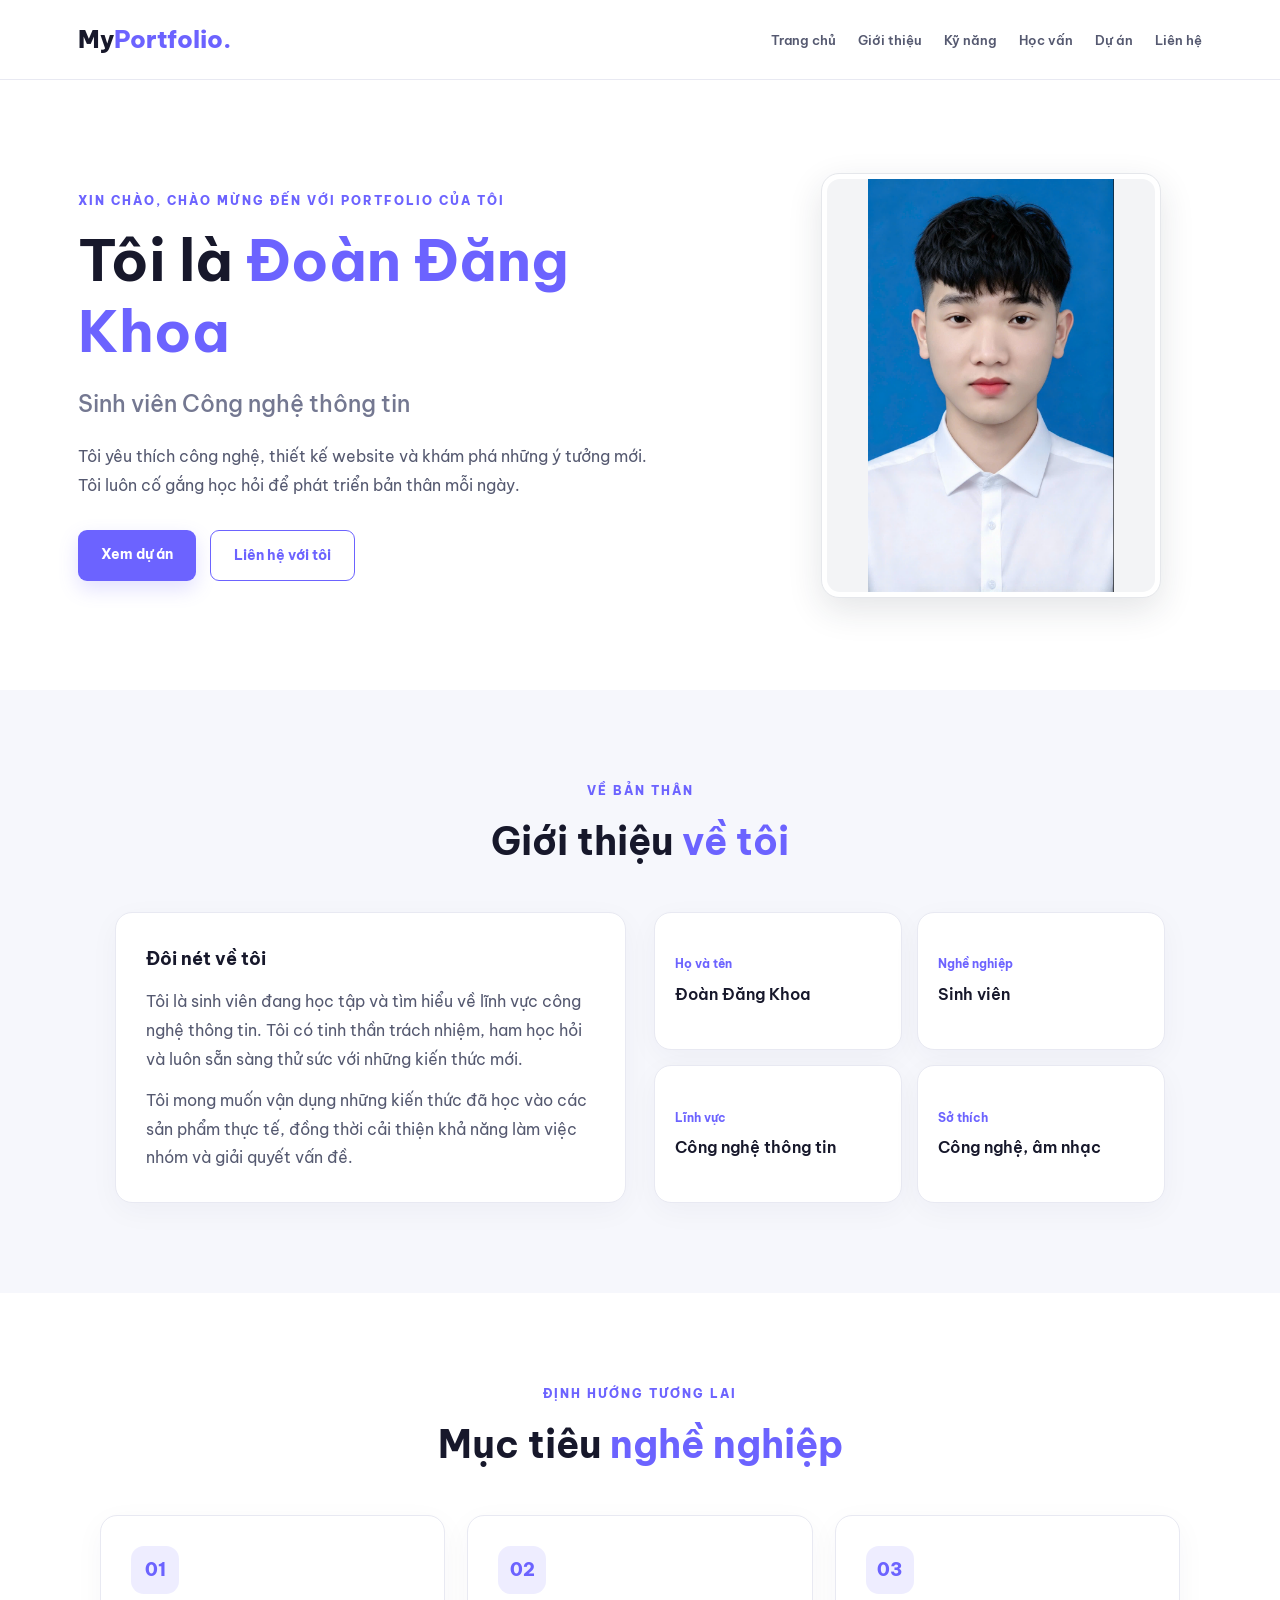
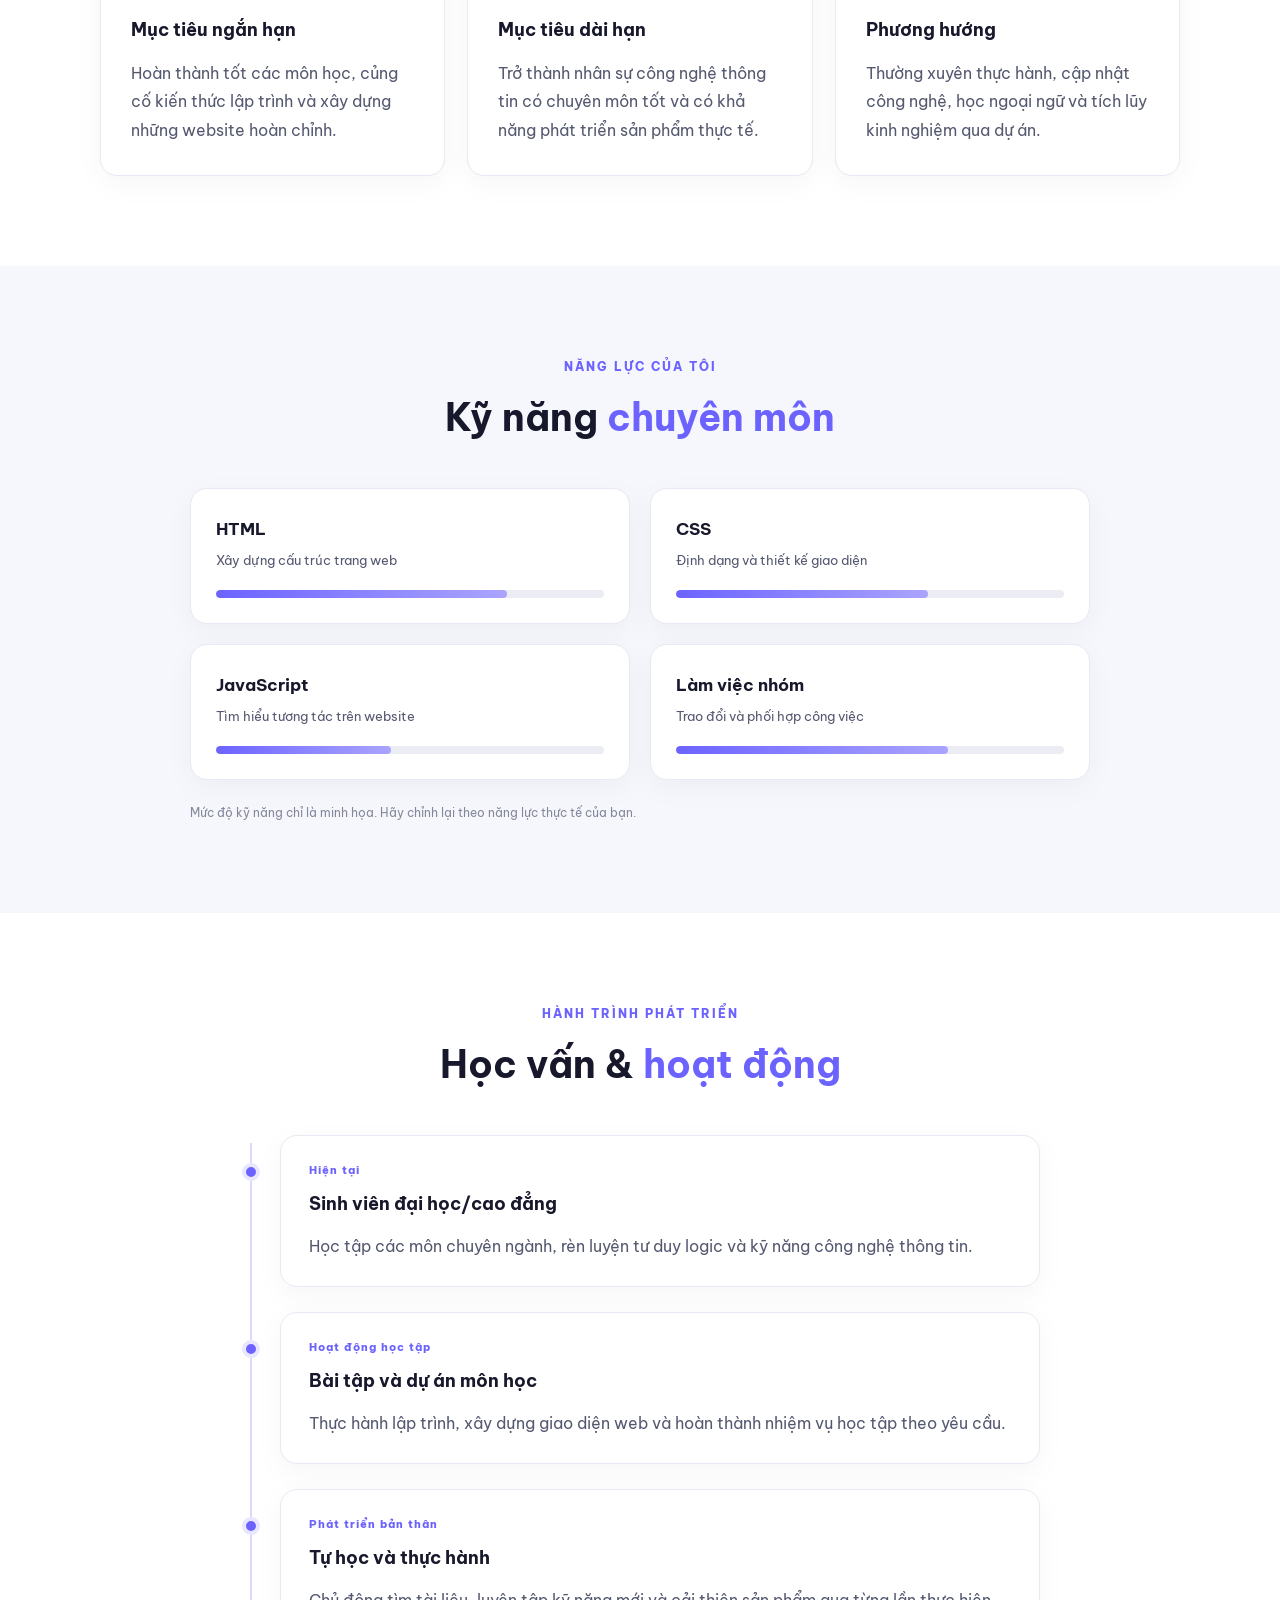
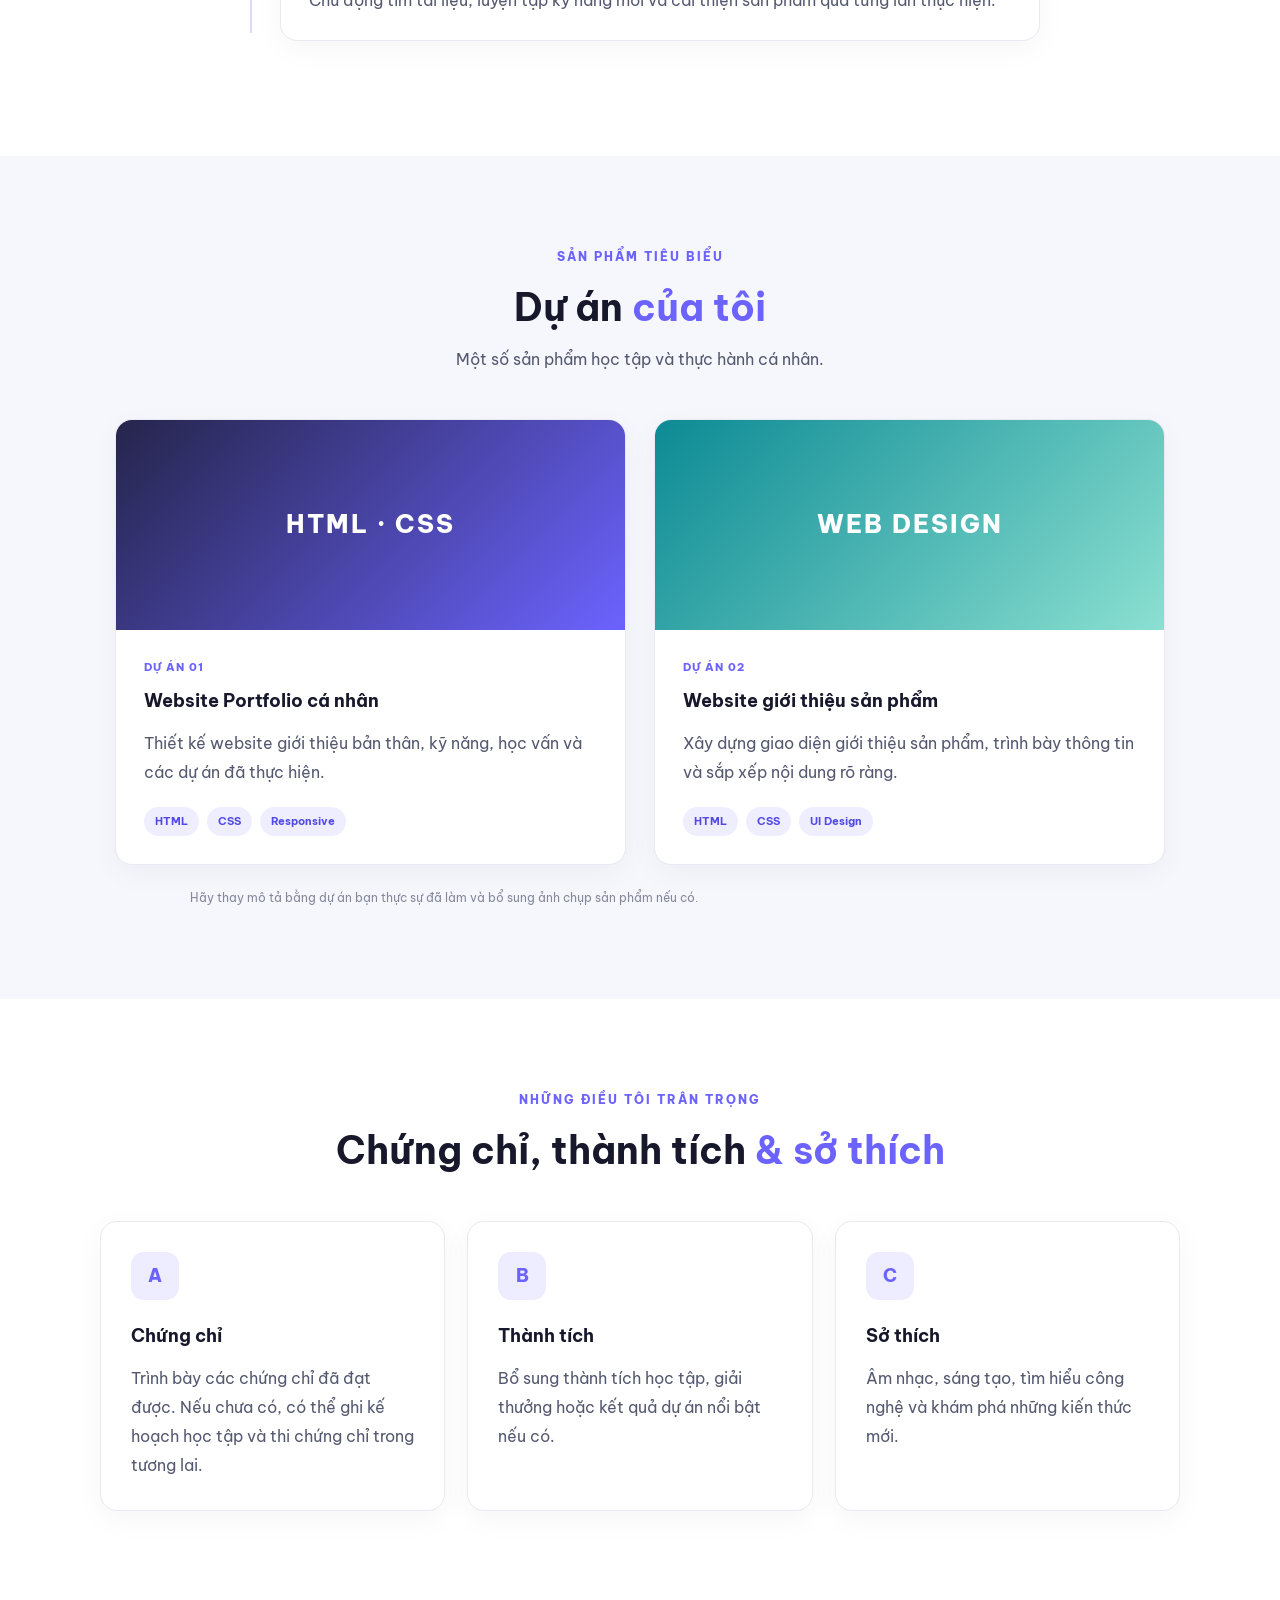
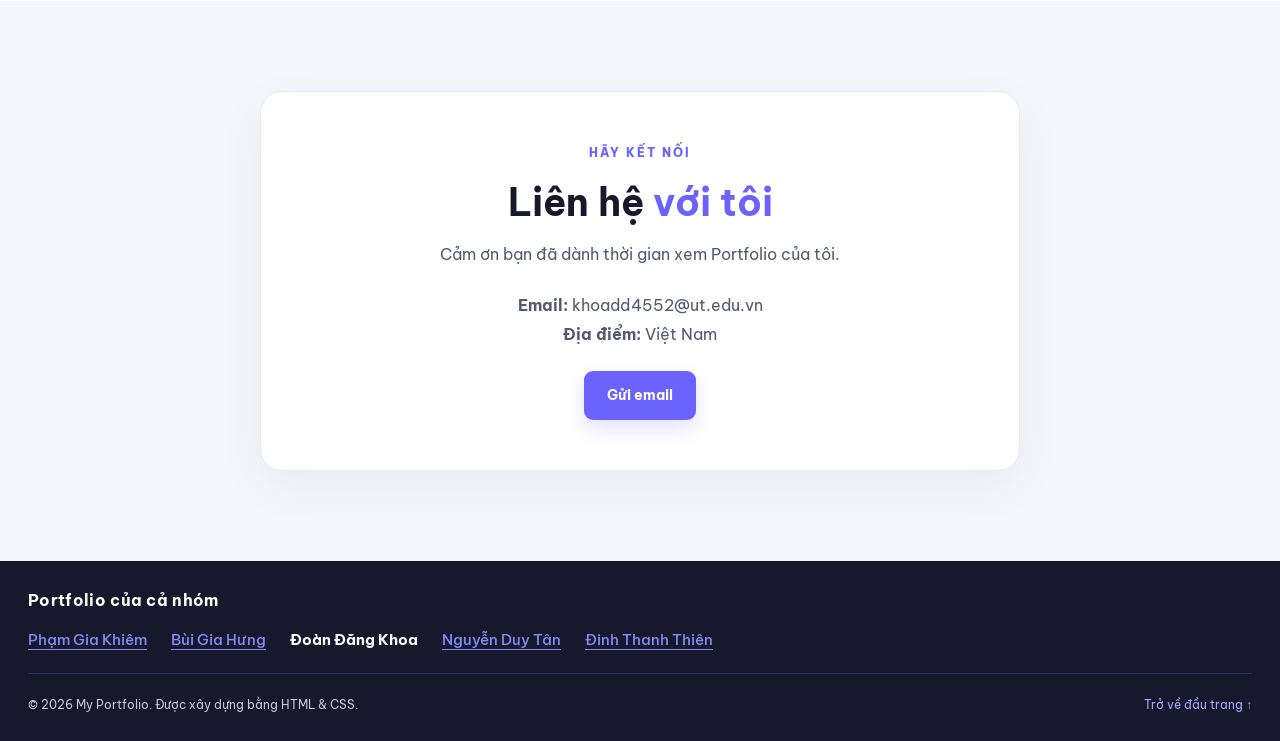
<file: portfolio_khoa/index2.html>
<!DOCTYPE html>
<html lang="vi">
<head>
    <meta charset="UTF-8">
    <meta name="viewport" content="width=device-width, initial-scale=1.0">
    <title>Portfolio cá nhân</title>
    <link rel="stylesheet" href="style.css">
</head>
<body>

<header class="header">
    <nav class="navbar">
        <a href="#home" class="logo">My<span>Portfolio.</span></a>
        <ul class="nav-links">
            <li><a href="#home">Trang chủ</a></li>
            <li><a href="#about">Giới thiệu</a></li>
            <li><a href="#skills">Kỹ năng</a></li>
            <li><a href="#education">Học vấn</a></li>
            <li><a href="#projects">Dự án</a></li>
            <li><a href="#contact">Liên hệ</a></li>
        </ul>
    </nav>
</header>

<main>
    <section id="home" class="hero">
        <div class="hero-content">
            <p class="eyebrow">XIN CHÀO, CHÀO MỪNG ĐẾN VỚI PORTFOLIO CỦA TÔI</p>
            <h1>Tôi là <span>Đoàn Đăng Khoa</span></h1>
            <h2>Sinh viên Công nghệ thông tin</h2>
            <p class="hero-description">
                Tôi yêu thích công nghệ, thiết kế website và khám phá những ý tưởng mới.
                Tôi luôn cố gắng học hỏi để phát triển bản thân mỗi ngày.
            </p>
            <div class="hero-buttons">
                <a href="#projects" class="btn btn-primary">Xem dự án</a>
                <a href="#contact" class="btn btn-outline">Liên hệ với tôi</a>
            </div>
        </div>

        <div class="hero-image">
            <img src="img/avatar.png" alt="Ảnh đại diện">
        </div>
    </section>

    <section id="about" class="section about">
        <div class="section-heading">
            <p class="eyebrow">VỀ BẢN THÂN</p>
            <h2>Giới thiệu <span>về tôi</span></h2>
        </div>
        <div class="about-content">
            <div class="about-card">
                <h3>Đôi nét về tôi</h3>
                <p>
                    Tôi là sinh viên đang học tập và tìm hiểu về lĩnh vực công nghệ thông tin.
                    Tôi có tinh thần trách nhiệm, ham học hỏi và luôn sẵn sàng thử sức với
                    những kiến thức mới.
                </p>
                <p>
                    Tôi mong muốn vận dụng những kiến thức đã học vào các sản phẩm thực tế,
                    đồng thời cải thiện khả năng làm việc nhóm và giải quyết vấn đề.
                </p>
            </div>
            <div class="info-grid">
                <div class="info-item"><strong>Họ và tên</strong><span>Đoàn Đăng Khoa</span></div>
                <div class="info-item"><strong>Nghề nghiệp</strong><span>Sinh viên</span></div>
                <div class="info-item"><strong>Lĩnh vực</strong><span>Công nghệ thông tin</span></div>
                <div class="info-item"><strong>Sở thích</strong><span>Công nghệ, âm nhạc</span></div>
            </div>
        </div>
    </section>

    <section id="career" class="section career">
        <div class="section-heading">
            <p class="eyebrow">ĐỊNH HƯỚNG TƯƠNG LAI</p>
            <h2>Mục tiêu <span>nghề nghiệp</span></h2>
        </div>
        <div class="three-cards">
            <article class="feature-card">
                <div class="card-icon">01</div>
                <h3>Mục tiêu ngắn hạn</h3>
                <p>Hoàn thành tốt các môn học, củng cố kiến thức lập trình và xây dựng những website hoàn chỉnh.</p>
            </article>
            <article class="feature-card">
                <div class="card-icon">02</div>
                <h3>Mục tiêu dài hạn</h3>
                <p>Trở thành nhân sự công nghệ thông tin có chuyên môn tốt và có khả năng phát triển sản phẩm thực tế.</p>
            </article>
            <article class="feature-card">
                <div class="card-icon">03</div>
                <h3>Phương hướng</h3>
                <p>Thường xuyên thực hành, cập nhật công nghệ, học ngoại ngữ và tích lũy kinh nghiệm qua dự án.</p>
            </article>
        </div>
    </section>

    <section id="skills" class="section skills">
        <div class="section-heading">
            <p class="eyebrow">NĂNG LỰC CỦA TÔI</p>
            <h2>Kỹ năng <span>chuyên môn</span></h2>
        </div>
        <div class="skills-grid">
            <div class="skill-card">
                <h3>HTML</h3><p>Xây dựng cấu trúc trang web</p>
                <div class="skill-track"><span style="width:75%"></span></div>
            </div>
            <div class="skill-card">
                <h3>CSS</h3><p>Định dạng và thiết kế giao diện</p>
                <div class="skill-track"><span style="width:65%"></span></div>
            </div>
            <div class="skill-card">
                <h3>JavaScript</h3><p>Tìm hiểu tương tác trên website</p>
                <div class="skill-track"><span style="width:45%"></span></div>
            </div>
            <div class="skill-card">
                <h3>Làm việc nhóm</h3><p>Trao đổi và phối hợp công việc</p>
                <div class="skill-track"><span style="width:70%"></span></div>
            </div>
        </div>
        <p class="note">Mức độ kỹ năng chỉ là minh họa. Hãy chỉnh lại theo năng lực thực tế của bạn.</p>
    </section>

    <section id="education" class="section education">
        <div class="section-heading">
            <p class="eyebrow">HÀNH TRÌNH PHÁT TRIỂN</p>
            <h2>Học vấn & <span>hoạt động</span></h2>
        </div>
        <div class="timeline">
            <article class="timeline-item">
                <span class="timeline-dot"></span>
                <div class="timeline-card">
                    <p class="timeline-label">Hiện tại</p>
                    <h3>Sinh viên đại học/cao đẳng</h3>
                    <p>Học tập các môn chuyên ngành, rèn luyện tư duy logic và kỹ năng công nghệ thông tin.</p>
                </div>
            </article>
            <article class="timeline-item">
                <span class="timeline-dot"></span>
                <div class="timeline-card">
                    <p class="timeline-label">Hoạt động học tập</p>
                    <h3>Bài tập và dự án môn học</h3>
                    <p>Thực hành lập trình, xây dựng giao diện web và hoàn thành nhiệm vụ học tập theo yêu cầu.</p>
                </div>
            </article>
            <article class="timeline-item">
                <span class="timeline-dot"></span>
                <div class="timeline-card">
                    <p class="timeline-label">Phát triển bản thân</p>
                    <h3>Tự học và thực hành</h3>
                    <p>Chủ động tìm tài liệu, luyện tập kỹ năng mới và cải thiện sản phẩm qua từng lần thực hiện.</p>
                </div>
            </article>
        </div>
    </section>

    <section id="projects" class="section projects">
        <div class="section-heading">
            <p class="eyebrow">SẢN PHẨM TIÊU BIỂU</p>
            <h2>Dự án <span>của tôi</span></h2>
            <p>Một số sản phẩm học tập và thực hành cá nhân.</p>
        </div>
        <div class="project-grid">
            <article class="project-card">
                <div class="project-visual project-one">
                    <span>HTML · CSS</span>
                </div>
                <div class="project-info">
                    <p class="project-number">DỰ ÁN 01</p>
                    <h3>Website Portfolio cá nhân</h3>
                    <p>Thiết kế website giới thiệu bản thân, kỹ năng, học vấn và các dự án đã thực hiện.</p>
                    <div class="tags"><span>HTML</span><span>CSS</span><span>Responsive</span></div>
                </div>
            </article>
            <article class="project-card">
                <div class="project-visual project-two">
                    <span>WEB DESIGN</span>
                </div>
                <div class="project-info">
                    <p class="project-number">DỰ ÁN 02</p>
                    <h3>Website giới thiệu sản phẩm</h3>
                    <p>Xây dựng giao diện giới thiệu sản phẩm, trình bày thông tin và sắp xếp nội dung rõ ràng.</p>
                    <div class="tags"><span>HTML</span><span>CSS</span><span>UI Design</span></div>
                </div>
            </article>
        </div>
        <p class="note">Hãy thay mô tả bằng dự án bạn thực sự đã làm và bổ sung ảnh chụp sản phẩm nếu có.</p>
    </section>

    <section id="achievements" class="section achievements">
        <div class="section-heading">
            <p class="eyebrow">NHỮNG ĐIỀU TÔI TRÂN TRỌNG</p>
            <h2>Chứng chỉ, thành tích <span>& sở thích</span></h2>
        </div>
        <div class="three-cards">
            <article class="feature-card">
                <div class="card-icon">A</div>
                <h3>Chứng chỉ</h3>
                <p>Trình bày các chứng chỉ đã đạt được. Nếu chưa có, có thể ghi kế hoạch học tập và thi chứng chỉ trong tương lai.</p>
            </article>
            <article class="feature-card">
                <div class="card-icon">B</div>
                <h3>Thành tích</h3>
                <p>Bổ sung thành tích học tập, giải thưởng hoặc kết quả dự án nổi bật nếu có.</p>
            </article>
            <article class="feature-card">
                <div class="card-icon">C</div>
                <h3>Sở thích</h3>
                <p>Âm nhạc, sáng tạo, tìm hiểu công nghệ và khám phá những kiến thức mới.</p>
            </article>
        </div>
    </section>

    <section id="contact" class="section contact">
        <div class="contact-box">
            <p class="eyebrow">HÃY KẾT NỐI</p>
            <h2>Liên hệ <span>với tôi</span></h2>
            <p>Cảm ơn bạn đã dành thời gian xem Portfolio của tôi.</p>
            <div class="contact-details">
                <p><strong>Email:</strong> khoadd4552@ut.edu.vn</p>
                <p><strong>Địa điểm:</strong> Việt Nam</p>
            </div>
            <a class="btn btn-primary" href="mailto:khoadd4552@ut.edu.vn">Gửi email</a>
        </div>
    </section>
</main>

<footer class="footer" style="display: flex; flex-direction: column; align-items: stretch; gap: 1.25rem;">
    <style>
        .khoa-team-nav {
            padding-bottom: 1.25rem;
            border-bottom: 1px solid rgba(129, 140, 248, 0.2);
            text-align: left;
        }
        .khoa-team-nav h3 {
            color: #ffffff;
            font-size: 1rem;
            font-weight: 700;
            margin-bottom: 0.75rem;
            letter-spacing: 0.02em;
        }
        .khoa-team-links {
            list-style: none;
            display: flex;
            flex-wrap: wrap;
            gap: 1.5rem;
            padding: 0;
            margin: 0;
        }
        .khoa-team-links a {
            color: #818cf8; /* Tím Indigo khớp với nút Gửi email & Trở về đầu trang */
            text-decoration: underline;
            text-underline-offset: 4px;
            font-size: 0.92rem;
            font-weight: 500;
            transition: color 0.2s ease;
        }
        .khoa-team-links a:hover {
            color: #a5b4fc;
        }
        .khoa-team-links a[aria-current="page"] {
            color: #ffffff;
            font-weight: 700;
            text-decoration: none;
            cursor: default;
        }
        .khoa-footer-bottom {
            display: flex;
            justify-content: space-between;
            align-items: center;
            flex-wrap: wrap;
            gap: 1rem;
            width: 100%;
        }
    </style>

    <nav class="khoa-team-nav" aria-label="Portfolio của nhóm">
        <h3>Portfolio của cả nhóm</h3>
        <ul class="khoa-team-links">
            <li><a href="../portfolio_khiem/index.html">Phạm Gia Khiêm</a></li>
            <li><a href="../portfolio_hung/index1.html">Bùi Gia Hưng</a></li>
            <li><a href="../portfolio_khoa/index2.html" aria-current="page">Đoàn Đăng Khoa</a></li>
            <li><a href="../portfolio_tan/index3.html">Nguyễn Duy Tân</a></li>
            <li><a href="../portfolio_thien/portfolio.html">Đinh Thanh Thiên</a></li>
        </ul>
    </nav>

    <div class="khoa-footer-bottom">
        <p>© 2026 My Portfolio. Được xây dựng bằng HTML &amp; CSS.</p>
        <a href="#home">Trở về đầu trang ↑</a>
    </div>
</footer>

</body>
</html>
</file>
<file: portfolio_khiem/css/style.css>
/* ============ 1. TOKEN: BAN NGÀY (mặc định) ============ */
:root {
  --bg: #EEF4FA;
  --bg-2: #DCE8F4;
  --ink: #0E1A2B;
  --muted: #4A5B73;
  --line: rgba(14, 26, 43, .18);
  --accent: #C8202F;          /* đỏ Hinomaru */
  --accent-2: #1B6FB5;
  --on-accent: #fff;
  --surface: rgba(255, 255, 255, .72);
  --panel: rgba(244, 248, 252, .95);
  --scrim: linear-gradient(180deg, rgba(8, 24, 52, .08), rgba(8, 24, 52, .28));
  --err: #C0213F;
  --glow-accent: rgba(200, 32, 47, .28);
  /* bầu trời và núi */
  --sky-top: #1F7BD0; --sky-mid: #7CC0EE; --sky-low: #D3EDF9;
  --hero-muted: #10243D;
  --fuji-lit: #8FAFD2; --fuji-a: #5A7BA8; --fuji-dark: #3F5C86;
  --snow: #FFFFFF; --snow-shade: #AFC6E3; --rim: transparent;
  --hill: #7FA2C8; --mist: #EAF6FD; --lake: #9BCDEB; --shine: #FFFFFF; --pine: #1D3856;
  /* tranh cuộn hai bên */
  --art: rgba(30, 70, 120, .20);
  --art-2: rgba(200, 32, 47, .42);
  --petal: #F2A0B4;
  --display: "Dela Gothic One", "M PLUS Rounded 1c", "Be Vietnam Pro", sans-serif;
  --sans: "M PLUS Rounded 1c", "Be Vietnam Pro", system-ui, -apple-system, "Segoe UI", sans-serif;
  --petal-tip: #FFF1F5; --petal-base: #F59DB6;
  --bl: #FFE6EE; --bl-m: #FFA8C2; --bl-s: #EE86A6; --bl-c: #E0446F; --stamen: #FFE2A8; --bud: #E8638C; --wood: #4B2E2B; --wood-l: #8A5A4C;
  --lan: #D7263D; --lan-glow: transparent; --wave: rgba(255, 255, 255, .42); --deco-glow: transparent; --veil: rgba(255, 255, 255, .6);
  color-scheme: light;
}
/* ============ TOKEN: BAN ĐÊM (Yozakura, lung linh) ============ */
:root[data-theme="dark"] {
  --bg: #080D1C;
  --bg-2: #0F1830;
  --ink: #E8F1FF;
  --muted: #9FB0CF;
  --line: rgba(190, 215, 255, .2);
  --accent: #4FD6EA;          /* cyan neon */
  --accent-2: #FF4D6D;
  --on-accent: #04121C;
  --surface: rgba(15, 24, 48, .68);
  --panel: rgba(7, 12, 26, .88);
  --scrim: linear-gradient(180deg, rgba(0, 0, 0, .15), rgba(0, 0, 0, .45));
  --err: #FF8FA3;
  --glow-accent: rgba(79, 214, 234, .5);
  --sky-top: #03050F; --sky-mid: #121A47; --sky-low: #3A2C7A;
  --hero-muted: #BCCBE8;
  --fuji-lit: #2D3C7A; --fuji-a: #19224F; --fuji-dark: #0E1433;
  --snow: #D4E3FF; --snow-shade: #7C93D6; --rim: #6FE7F7;
  --hill: #0F1738; --mist: #3A2C7A; --lake: #070C22; --shine: #6FE7F7; --pine: #04070F;
  --art: rgba(130, 170, 255, .22);
  --art-2: rgba(79, 214, 234, .5);
  --petal: #C9D6FF;
  --petal-tip: #FFEAF4; --petal-base: #F27FB4;
  --bl: #FFE9F5; --bl-m: #FFB0DA; --bl-s: #FF8FC4; --bl-c: #FF4FA3; --stamen: #FFF0A8; --bud: #FF69B4; --wood: #1B0F2E; --wood-l: #5A4690;
  --lan: #FF9A3C; --lan-glow: rgba(255, 150, 60, .3); --wave: rgba(110, 225, 255, .42); --deco-glow: rgba(79, 214, 234, .5); --veil: rgba(79, 214, 234, .3);
  color-scheme: dark;
}

/* ============ 2. NỀN TẢNG ============ */
*, *::before, *::after { box-sizing: border-box; }
html { scroll-behavior: smooth; scroll-padding-top: 72px; }
body { margin: 0; font: 400 1rem/1.75 var(--sans); color: var(--ink); background: var(--bg); transition: background .5s, color .5s; overflow-x: hidden; }
img { max-width: 100%; height: auto; display: block; }
a { color: var(--accent); }
h1, h2, h3 { margin: 0; line-height: 1.2; }
h2 { font: 400 clamp(1.7rem, 3.6vw, 2.5rem)/1.15 var(--display); display: flex; align-items: center; gap: .9rem; margin-bottom: 2.2rem; }
h2::before { content: ""; width: .55em; height: .55em; border-radius: 50%; background: var(--accent); box-shadow: 0 0 14px var(--glow-accent); flex: none; } /* chấm đỏ Hinomaru */
h2::after { content: ""; flex: 1; height: 2px; background: linear-gradient(90deg, var(--line), transparent); }
h3 { font-size: 1.05rem; font-weight: 700; margin: 1.6rem 0 .5rem; }
p { margin: 0 0 1rem; }
:focus-visible { outline: 2px solid var(--accent); outline-offset: 3px; border-radius: 4px; }

.wrap { width: min(1120px, 100% - 3rem); margin-inline: auto; }
.section { position: relative; z-index: 1; padding: 5.5rem 0; }
.skip { position: absolute; left: -999px; top: 0; z-index: 99; background: var(--accent); color: var(--on-accent); padding: .5rem 1rem; }
.skip:focus { left: 1rem; top: 1rem; }
#ambient { position: fixed; inset: 0; width: 100%; height: 100%; z-index: 4; pointer-events: none; }
#petals { position: fixed; inset: 0; width: 100%; height: 100%; z-index: 5; pointer-events: none; }

/* ============ 3. HEADER ============ */
.site-header {
  position: fixed; inset: 0 0 auto 0; z-index: 20; display: flex; align-items: center; gap: 1.5rem;
  padding: .7rem max(1.5rem, calc((100% - 1120px) / 2));
  background: color-mix(in srgb, var(--bg) 88%, transparent);
  border-bottom: 1px solid var(--line);
}
.brand { font: 400 1.35rem/1 var(--display); color: var(--ink); text-decoration: none; letter-spacing: .02em; }
.brand::after { content: ""; display: inline-block; width: .38em; height: .38em; margin-left: .25em; border-radius: 50%; background: var(--accent); }
#nav { display: flex; gap: 1.4rem; margin-left: auto; }
#nav a { color: var(--muted); text-decoration: none; font-size: .92rem; font-weight: 500; padding: .3rem 0; border-bottom: 2px solid transparent; transition: color .2s, border-color .2s; }
#nav a:hover, #nav a.active { color: var(--ink); border-color: var(--accent); }
.tools { display: flex; gap: .5rem; }
.tool { min-width: 2.4rem; height: 2.4rem; padding: 0 .6rem; border-radius: 6px; border: 1px solid var(--line); background: var(--surface); color: var(--ink); font: 700 .85rem var(--sans); cursor: pointer; transition: transform .2s, border-color .2s, box-shadow .2s; }
.tool:hover { transform: translateY(-2px); border-color: var(--accent); box-shadow: 0 0 14px var(--glow-accent); }
.menu-btn { display: none; }
.bars, .bars::before, .bars::after { display: block; width: 16px; height: 2px; background: currentColor; border-radius: 2px; position: relative; content: ""; }
.bars::before { position: absolute; top: -5px; }
.bars::after { position: absolute; top: 5px; }

/* ============ 4. HERO: bầu trời, mặt trời Nhật, núi Phú Sĩ ============ */
.hero {
  position: relative; z-index: 1; overflow: hidden; min-height: 100vh; display: flex; align-items: center; padding: 7rem 0 5rem;
}
.sky { position: absolute; inset: 0; z-index: 0; }

/* mặt trời kiểu Nhật: đĩa đỏ + tia đỏ tỏa ra, đặt ở góc trái trên, xa ảnh đại diện */
.sun { --s: min(200px, 25vmin); position: absolute; left: calc(88px - var(--s) / 2); top: calc(132px - var(--s) / 2); width: var(--s); aspect-ratio: 1; border-radius: 50%; background: radial-gradient(circle at 38% 38%, #FF5A4F, #C8102E 72%); box-shadow: 0 0 60px 12px rgba(255, 70, 70, .5); }
.sun::before { content: ""; position: absolute; inset: -250%; border-radius: 50%;
  background: repeating-conic-gradient(from 0deg, rgba(214, 32, 52, .17) 0 7.5deg, transparent 7.5deg 15deg);
  -webkit-mask: radial-gradient(circle, #000 0, transparent 52%); mask: radial-gradient(circle, #000 0, transparent 52%);
  }
:root[data-theme="dark"] .sun { display: none; }
/* trăng đêm */
.moon { display: none; position: absolute; left: 36px; top: 74px; width: min(118px, 14vmin); aspect-ratio: 1; border-radius: 50%; background: radial-gradient(circle at 36% 34%, #fff, #DCE7FF 55%, #AFC2F2); box-shadow: 0 0 40px 10px rgba(190, 210, 255, .55), 0 0 140px 50px rgba(120, 140, 255, .3); animation: glow 6s ease-in-out infinite alternate; }
.moon::after { content: ""; position: absolute; left: 52%; top: 24%; width: 18%; height: 18%; border-radius: 50%; background: rgba(120, 140, 200, .28); box-shadow: -22px 30px 0 -2px rgba(120, 140, 200, .22), 14px 40px 0 2px rgba(120, 140, 200, .2); }
:root[data-theme="dark"] .moon { display: block; }
/* sao và sao băng (chỉ ban đêm) */
.stars { position: absolute; inset: 0; opacity: 0; transition: opacity .8s; pointer-events: none; }
:root[data-theme="dark"] .stars { opacity: 1; }
.stars i { position: absolute; border-radius: 50%; background: #fff; animation: twinkle var(--d, 3s) ease-in-out infinite; animation-delay: var(--w, 0s); }
:root:not([data-theme="dark"]) .stars i { animation: none; }
.shoot { display: none; position: absolute; top: 12%; left: 70%; width: 150px; height: 2px; background: linear-gradient(90deg, #fff, transparent); opacity: 0; animation: shoot 11s linear infinite 3s; }
:root[data-theme="dark"] .shoot { display: block; }

.vert { position: absolute; z-index: 1; writing-mode: vertical-rl; font: 400 1rem var(--display); letter-spacing: .4em; color: var(--hero-muted); opacity: .55; user-select: none; }
.vert.l { left: 1.4rem; top: 52%; }
.vert.r { right: 1.4rem; top: 28%; }

.hero-grid { position: relative; z-index: 3; display: grid; grid-template-columns: 1.25fr .75fr; align-items: center; gap: 2.5rem; }
.hello { color: var(--hero-muted); font-weight: 500; margin-bottom: .6rem; }
h1 { font: 400 clamp(2.1rem, 5vw, 4.1rem)/1.08 var(--display); letter-spacing: -.005em; color: var(--ink); }
:root[data-theme="dark"] h1 { text-shadow: 0 0 30px rgba(79, 214, 234, .35); }
.nick { display: inline-block; margin: .8rem 0 1rem; font: 400 clamp(1.4rem, 2.6vw, 2rem)/1 var(--display); color: #fff; text-shadow: 3px 3px 0 var(--accent); transform: skewX(-8deg); }
:root[data-theme="dark"] .nick { color: var(--accent); text-shadow: 0 0 18px var(--glow-accent); }
.kana { margin-left: .8rem; font-size: .9rem; font-weight: 700; color: var(--hero-muted); letter-spacing: .3em; }
.role { font-weight: 700; font-size: 1.1rem; margin-bottom: .8rem; color: var(--ink); }
.lead { max-width: 33rem; color: var(--hero-muted); font-size: 1.05rem; }
.actions { display: flex; flex-wrap: wrap; gap: 1rem; margin-top: 1.6rem; }

/* ảnh đại diện hình tròn, vòng đứt nét xoay chậm */
.portrait { position: relative; margin: 0 auto; width: min(280px, 66vw); aspect-ratio: 1; }
.portrait img { width: 100%; height: 100%; border-radius: 50%; object-fit: cover; object-position: 50% 28%; border: 4px solid var(--accent); box-shadow: 0 0 0 8px var(--surface), 0 0 46px var(--glow-accent); animation: rise 1.1s cubic-bezier(.2, .8, .2, 1) both; transition: transform .5s; }
.portrait::before { content: ""; position: absolute; inset: -20px; border-radius: 50%; border: 2px dashed var(--accent); opacity: .7; animation: spin 50s linear infinite; }
.portrait:hover img { transform: scale(1.04); }

/* ============ 5. NÚT, CHIP, LINK (phong cách poster retro, bóng cứng) ============ */
.btn { display: inline-block; padding: .7rem 1.5rem; border-radius: 6px; cursor: pointer; border: 2px solid var(--ink); background: var(--surface); color: var(--ink); font: 700 .95rem var(--sans); text-decoration: none; box-shadow: 4px 4px 0 var(--ink); transition: transform .15s, box-shadow .15s; }
.btn:hover { transform: translate(3px, 3px); box-shadow: 1px 1px 0 var(--ink); }
.btn.primary { background: var(--accent); color: var(--on-accent); border-color: var(--ink); }
:root[data-theme="dark"] .btn { border-color: var(--accent); box-shadow: 4px 4px 0 var(--accent); }
:root[data-theme="dark"] .btn:hover { box-shadow: 1px 1px 0 var(--accent), 0 0 18px var(--glow-accent); }
.chips { list-style: none; margin: .5rem 0 1rem; padding: 0; display: flex; flex-wrap: wrap; gap: .5rem; }
.chips li { padding: .15rem .8rem; border: 1px solid var(--line); border-radius: 4px; font-size: .85rem; font-weight: 500; background: var(--surface); }
.link { font-weight: 700; text-underline-offset: 4px; }

/* ============ 6. NỘI DUNG ============ */
.about-grid { display: grid; grid-template-columns: 1.5fr 1fr; gap: 3rem; }
.prose { max-width: 40rem; }
.facts { margin: 0; padding-left: 2rem; border-left: 2px solid var(--accent); display: grid; gap: 1.2rem; align-content: start; }
.facts dt { color: var(--muted); font-size: .85rem; }
.facts dd { margin: 0; font-weight: 700; }

.skill-groups { display: grid; grid-template-columns: repeat(3, 1fr); gap: 2.5rem; }
.skill-groups h3 { margin-top: 0; font: 400 1.1rem var(--display); }
.skill-list { list-style: none; margin: 0; padding: 0; display: grid; gap: .9rem; }
.skill-list li { display: grid; grid-template-columns: 1fr auto; gap: .3rem .8rem; font-size: .95rem; font-weight: 500; }
.skill-list em { font-style: normal; color: var(--muted); font-size: .82rem; }
.bar { grid-column: 1 / -1; height: 6px; border-radius: 2px; background: var(--line); position: relative; overflow: hidden; }
.bar::after { content: ""; position: absolute; inset: 0 auto 0 0; width: var(--lv); background: linear-gradient(90deg, var(--accent-2), var(--accent)); }

.journey-grid { display: grid; grid-template-columns: 1.4fr 1fr; gap: 3rem; }
.timeline { list-style: none; margin: 0; padding: 0 0 0 1.6rem; border-left: 2px solid var(--line); }
.timeline li { position: relative; padding-bottom: 1.8rem; }
.timeline li::before { content: ""; position: absolute; left: calc(-1.6rem - 7px); top: .4rem; width: 12px; height: 12px; border-radius: 50%; background: var(--accent); box-shadow: 0 0 12px var(--glow-accent); }
.timeline h3 { margin: 0 0 .3rem; }
.timeline p { color: var(--muted); margin: 0; }
.side-info h3:first-child { margin-top: 0; }
.side-info p { color: var(--muted); }

.filters { display: flex; flex-wrap: wrap; gap: .5rem; margin-bottom: 1.5rem; }
.filter { padding: .4rem 1.1rem; border-radius: 4px; border: 1px solid var(--line); background: var(--surface); color: var(--ink); font: 700 .88rem var(--sans); cursor: pointer; transition: background .2s, color .2s, border-color .2s; }
.filter:hover { border-color: var(--accent); }
.filter.active { background: var(--accent); color: var(--on-accent); border-color: var(--accent); }
.projects { display: grid; grid-template-columns: repeat(auto-fit, minmax(min(100%, 380px), 1fr)); gap: 2rem; justify-content: center; }
.project { max-width: 560px; margin-inline: auto; }
.project[hidden] { display: none; }
.project img { width: 100%; aspect-ratio: 5 / 2; object-fit: cover; margin-bottom: 1rem; border-radius: 6px; border: 2px solid var(--ink); box-shadow: 10px 10px 0 var(--accent); transition: transform .3s, box-shadow .3s; }
:root[data-theme="dark"] .project img { border-color: var(--accent); box-shadow: 10px 10px 0 var(--accent-2), 0 0 40px var(--glow-accent); }
.project:hover img { transform: translate(-4px, -4px); }
.project h3 { margin: 0 0 .6rem; font: 400 1.7rem var(--display); }
.role-line { color: var(--muted); font-size: .92rem; }

.contact-grid { display: grid; grid-template-columns: 1fr 1.1fr; gap: 3.5rem; }
.contact-links { list-style: none; padding: 0; font-weight: 500; }
.contact-links li { margin-bottom: .4rem; }
.field { margin-bottom: 1.1rem; }
label { display: block; font-size: .88rem; font-weight: 700; margin-bottom: .3rem; }
input, textarea { width: 100%; padding: .7rem .9rem; border-radius: 6px; border: 1px solid var(--line); background: var(--surface); color: var(--ink); font: inherit; transition: border-color .2s, box-shadow .2s; }
input:focus, textarea:focus { outline: none; border-color: var(--accent); box-shadow: 0 0 0 3px var(--glow-accent); }
[aria-invalid="true"] { border-color: var(--err); }
.err { display: block; margin-top: .3rem; color: var(--err); font-size: .82rem; font-weight: 500; }
.err[hidden], .ok[hidden] { display: none; }
.ok { margin-top: 1rem; color: var(--accent); font-weight: 700; }

.site-footer { position: relative; z-index: 1; padding: 2.5rem 0; border-top: 1px solid var(--line); background: var(--bg-2); }
.site-footer h3 { margin: 0 0 .6rem; font: 400 1.05rem var(--display); }
.team-links { list-style: none; padding: 0; margin: 0 0 1rem; display: flex; flex-wrap: wrap; gap: 1.5rem; }
.team-links a[aria-current] { color: var(--ink); font-weight: 700; text-decoration: none; }
.copy { color: var(--muted); font-size: .85rem; margin: 0; }


/* ============ 4 KHUNG + ẢNH NỀN ĐỔI MƯỢT ============ */
.bg { position: fixed; inset: -3%; z-index: 0; background: var(--bg); }
.bg::after { content: ""; position: absolute; inset: 0; background: var(--scrim); }
.bg-slide { position: absolute; inset: 0; background-size: cover; background-position: 50% 50%; opacity: 0; scale: 1.1; transition: opacity 1.4s ease, scale 9s ease-out; will-change: opacity, scale; }
.bg-slide.on { opacity: 1; scale: 1; }
.bg-slide[data-t="day"].s1 { background-image: url(../images/bg/day-1.jpg); }
.bg-slide[data-t="day"].s2 { background-image: url(../images/bg/day-2.jpg); }
.bg-slide[data-t="day"].s3 { background-image: url(../images/bg/day-3.jpg); background-position: 50% 60%; }
.bg-slide[data-t="day"].s4 { background-image: url(../images/bg/day-4.jpg); }
.bg-slide[data-t="night"].s1 { background-image: url(../images/bg/night-1.jpg); background-position: 50% 36%; }
.bg-slide[data-t="night"].s2 { background-image: url(../images/bg/night-2.jpg); background-position: 50% 42%; }
.bg-slide[data-t="night"].s3 { background-image: url(../images/bg/night-3.jpg); background-position: 50% 28%; }
.bg-slide[data-t="night"].s4 { background-image: url(../images/bg/night-4.jpg); background-position: 50% 46%; }

/* mỗi .page là một "trang" cuộn trọn một màn hình */
.frame { position: relative; z-index: 1; }
.page { scroll-snap-align: start; }
html { scroll-snap-type: y proximity; }
html.js-pager { scroll-snap-type: none; scroll-behavior: auto; }
.section { min-height: 100vh; display: flex; align-items: center; padding: 5.5rem 0 2.5rem; }
.frame#f4 { display: flex; flex-direction: column; min-height: 100vh; }
.frame#f4 > .section { flex: 1; min-height: 0; }
/* mỗi nội dung nằm trong một tấm kính mờ để chữ đọc rõ, ảnh nền vẫn hiện ở khoảng trống */
.section > .wrap, .hero-text { background: var(--panel); border: 1px solid var(--line); border-radius: 10px; }
.section > .wrap { padding: 2.4rem clamp(1.2rem, 3vw, 2.6rem); }
.hero-text { padding: 2rem clamp(1.2rem, 3vw, 2.4rem); }
.hero { background: none; }
.hero-text .hello, .hero-text .lead, .kana { color: var(--muted); }

/* ===== lớp trang trí theo từng khung: cành anh đào, ánh sáng, cỏ đêm, đèn lồng (mọi hình đều nằm trọn, không bị cắt) ===== */
.deco { position: fixed; inset: -3%; z-index: 0; pointer-events: none; }
.defs { position: absolute; }
.deco-f { position: absolute; inset: 0; opacity: 0; visibility: hidden; transition: opacity 1.4s ease, visibility 0s 1.4s; }
.deco-f.on { opacity: 1; visibility: visible; transition-delay: 0s; }
.fx { position: absolute; display: block; border-radius: 50%; }

/* cành anh đào: bám góc màn hình, đung đưa nhẹ như có gió */
.br { position: absolute; height: auto; overflow: visible; will-change: transform; animation: brsway 8s ease-in-out infinite alternate; }
.br.tr { top: 0; right: 0; width: min(64vw, 980px); transform-origin: 100% 0; }
.br.tl { top: 0; left: 0; width: min(31vw, 480px); transform-origin: 0 0; animation-duration: 10s; animation-delay: -3s; }
.br.l { top: 22vh; left: 0; width: min(24vw, 380px); transform-origin: 0 50%; animation-delay: -5s; }
.br.r { top: 24vh; right: 0; width: min(24vw, 380px); transform-origin: 100% 50%; animation-delay: -2s; }
.br.tl.flip { width: min(50vw, 780px); }
.br.small { width: min(48vw, 760px); }

/* --- ban ngày: sương, tia nắng, bóng mây (chỉ dùng gradient, không dùng blur để mượt) --- */
.d1 .fx.a { left: -25%; bottom: 8%; width: 85%; height: 22%; background: radial-gradient(closest-side, rgba(255, 255, 255, .55), transparent); animation: mist 60s ease-in-out infinite alternate; }
.d1 .fx.b { right: -15%; top: 22%; width: 55%; height: 16%; background: radial-gradient(closest-side, rgba(255, 255, 255, .4), transparent); animation: mist 80s ease-in-out infinite alternate-reverse; }
.d2 .fx { top: -10%; height: 120%; background: linear-gradient(180deg, rgba(255, 255, 200, .5), transparent 75%); border-radius: 0; transform-origin: 50% 0; }
.d2 .fx.a { left: 24%; width: 10%; rotate: 13deg; animation: ray 8s ease-in-out infinite alternate; }
.d2 .fx.b { left: 46%; width: 7%; rotate: 9deg; animation: ray 10s ease-in-out -3s infinite alternate; }
.d2 .fx.c { left: 64%; width: 11%; rotate: 16deg; animation: ray 9s ease-in-out -5s infinite alternate; }
.d3 .fx { top: 20%; width: 62%; height: 50%; background: radial-gradient(closest-side, rgba(18, 48, 110, .3), transparent); animation: shadow 46s linear infinite; }
.d3 .fx.b { animation-delay: -23s; width: 46%; height: 38%; top: 40%; }
.d3 .fx.c { display: none; }
.d4 .fx.a { right: 4%; top: 6%; width: 44%; height: 34%; background: radial-gradient(closest-side, rgba(255, 224, 170, .55), transparent); animation: pulse 7s ease-in-out infinite alternate; }
.d4 .fx.b { left: -10%; bottom: 8%; width: 70%; height: 18%; background: radial-gradient(closest-side, rgba(255, 255, 255, .32), transparent); animation: mist 70s ease-in-out infinite alternate; }

/* --- ban đêm: quầng tím, neon, ánh đèn --- */
:root[data-theme="dark"] .d1 .fx.a { background: radial-gradient(closest-side, rgba(120, 90, 255, .4), transparent); }
:root[data-theme="dark"] .d1 .fx.b { background: radial-gradient(closest-side, rgba(79, 214, 234, .26), transparent); }
:root[data-theme="dark"] .d2 .fx { top: 10%; height: 60%; border-radius: 50%; rotate: 0deg; animation: pulse 7s ease-in-out infinite alternate; }
:root[data-theme="dark"] .d2 .fx.a { left: 4%; width: 34%; background: radial-gradient(closest-side, rgba(255, 90, 190, .45), transparent); }
:root[data-theme="dark"] .d2 .fx.b { left: 62%; width: 34%; background: radial-gradient(closest-side, rgba(150, 100, 255, .4), transparent); animation-delay: -3s; }
:root[data-theme="dark"] .d2 .fx.c { display: none; }
:root[data-theme="dark"] .d3 .fx { animation: flicker 6s steps(1) infinite; }
:root[data-theme="dark"] .d3 .fx.a { left: -6%; top: 14%; width: 38%; height: 55%; background: radial-gradient(closest-side, rgba(0, 200, 255, .5), transparent); }
:root[data-theme="dark"] .d3 .fx.b { left: 64%; top: 30%; width: 40%; height: 50%; background: radial-gradient(closest-side, rgba(255, 60, 150, .42), transparent); animation-delay: -2s; }
:root[data-theme="dark"] .d3 .fx.c { display: block; left: 34%; top: 56%; width: 34%; height: 36%; background: radial-gradient(closest-side, rgba(255, 150, 50, .32), transparent); animation-delay: -3.5s; }
:root[data-theme="dark"] .d4 .fx.a { right: auto; left: 32%; top: 10%; width: 36%; height: 46%; background: radial-gradient(closest-side, rgba(255, 170, 80, .5), transparent); animation: flicker 4s steps(1) infinite; }
:root[data-theme="dark"] .d4 .fx.b { background: radial-gradient(closest-side, rgba(255, 130, 60, .22), transparent); }

/* cỏ ban đêm, khung 1: ba lớp, mỗi lớp lắc riêng bằng transform nên rất nhẹ */
.grass { display: none; position: absolute; left: 50%; bottom: 0; width: max(100%, 1100px); height: auto; overflow: visible; translate: -50% 0; transform-origin: 50% 100%; }
:root[data-theme="dark"] .grass { display: block; }
.grass.g1 { animation: sway 7s ease-in-out infinite alternate; --amp: 1.1deg; }
.grass.g2 { animation: sway 5.5s ease-in-out -2s infinite alternate; --amp: 1.8deg; }
.grass.g3 { animation: sway 4.2s ease-in-out -1s infinite alternate; --amp: 2.6deg; }

/* dây đèn lồng: tỉ lệ cố định 8:1 để không bao giờ bị cắt */
.lanterns { position: absolute; top: 58px; left: 50%; width: max(100%, 1100px); aspect-ratio: 8 / 1; translate: -50% 0; }
.lanterns .string { position: absolute; inset: 0; width: 100%; height: 100%; overflow: visible; }
.lan { position: absolute; width: 3.75%; height: auto; overflow: visible; translate: -50% 0; transform-origin: 50% 0; animation: swing var(--t, 4s) ease-in-out var(--d, 0s) infinite alternate; }
.lglow { animation: lglow var(--f, 2.4s) ease-in-out infinite alternate; }
:root:not([data-theme="dark"]) .lglow { animation: none; }

/* mỗi trang hiện nội dung bằng hiệu ứng mờ nét + trượt lên, so le nhau */
.js-pager .rv { opacity: 0; transform: translateY(48px); transition: opacity .8s ease, transform .9s cubic-bezier(.2, .8, .2, 1); }
.js-pager .rv.in { opacity: 1; transform: none; transition-delay: var(--d, .3s); }
/* màn quét sáng lướt ngang khi chuyển trang */
.veil { position: fixed; inset: 0; z-index: 12; pointer-events: none; background: linear-gradient(100deg, transparent 25%, var(--veil) 50%, transparent 75%); transform: translateX(-100%); }
.veil.go { animation: veil 1.1s cubic-bezier(.6, 0, .3, 1); }

/* chấm điều hướng 4 khung ở mép phải */
.dots { position: fixed; right: 1rem; top: 50%; transform: translateY(-50%); z-index: 15; display: grid; gap: .6rem; }
.dots a { display: grid; place-items: center; width: 2.1rem; height: 2.1rem; border-radius: 6px; border: 1px solid var(--line); background: var(--surface); color: var(--muted); font: 700 .7rem var(--sans); text-decoration: none; transition: all .3s; }
.dots a:hover { border-color: var(--accent); color: var(--ink); }
.dots a.active { background: var(--accent); color: var(--on-accent); border-color: var(--accent); box-shadow: 0 0 16px var(--glow-accent); transform: scale(1.12); }

/* ============ 8. HIỆU ỨNG ============ */
@keyframes rise { from { opacity: 0; transform: translateY(28px) scale(.96); } to { opacity: 1; transform: none; } }
@keyframes glow { to { transform: scale(1.06); } }
@keyframes spin { to { transform: rotate(360deg); } }
@keyframes drift { from { translate: -40vw 0; } to { translate: 60vw 0; } }
@keyframes twinkle { 0%, 100% { opacity: .2; } 50% { opacity: 1; } }
@keyframes shoot { 0% { opacity: 0; transform: translate(0, 0) rotate(-30deg); } 2% { opacity: 1; } 7% { opacity: 0; transform: translate(-460px, 260px) rotate(-30deg); } 100% { opacity: 0; transform: translate(-460px, 260px) rotate(-30deg); } }
@keyframes shimmer { 0%, 100% { opacity: .1; } 50% { opacity: .6; } }
@keyframes veil { to { transform: translateX(100%); } }
@keyframes cloud { to { translate: 6vw 2vh; } }
@keyframes aurora { to { transform: translateY(-3%) scale(1.06); opacity: .8; } }
@media (prefers-reduced-motion: reduce) { *, *::before, *::after { animation: none !important; transition: none !important; scroll-behavior: auto !important; } }

/* ============ 9. RESPONSIVE ============ */
/* Tablet: 641px - 1023px */
@media (max-width: 1023px) {
  .skill-groups { grid-template-columns: repeat(2, 1fr); }
  .about-grid, .journey-grid { gap: 2rem; }
  .vert { display: none; }
  .dots { right: .5rem; }
}
@media (max-width: 860px) {
  .menu-btn { display: inline-flex; align-items: center; justify-content: center; }
  .tools { margin-left: auto; }
  #nav { position: absolute; inset: 100% 0 auto 0; margin: 0; flex-direction: column; gap: 0; padding: .5rem 1.5rem 1rem; background: var(--bg); border-bottom: 1px solid var(--line); transform: translateY(-8px); opacity: 0; visibility: hidden; transition: opacity .2s, transform .2s, visibility .2s; }
  #nav.open { transform: none; opacity: 1; visibility: visible; }
  #nav a { padding: .8rem 0; border-bottom: 1px solid var(--line); }
  .project, .contact-grid, .about-grid, .journey-grid { grid-template-columns: 1fr; }
  .project:nth-of-type(even) { direction: ltr; }
  .facts { padding: 1.2rem 0 0; border-left: 0; border-top: 2px solid var(--accent); }
}
/* Mobile: dưới 641px */
@media (max-width: 640px) {
  .dots { display: none; }
  .section { min-height: auto; padding: 5rem 0 1.2rem; }
  .hero { padding: 6.5rem 0 8rem; }
  .hero-grid { grid-template-columns: 1fr; text-align: center; }
  .portrait { order: -1; width: min(210px, 62vw); }
  .lead { margin-inline: auto; }
  .actions { justify-content: center; }
  .skill-groups { grid-template-columns: 1fr; }
  .moon { left: auto; right: 6%; top: 9vh; width: 46px; }
  .sun { --s: 120px; top: 92px; left: -10px; }
  .project img { box-shadow: 6px 6px 0 var(--accent); }
}

/* Màn hình rộng: đẩy tháp Tokyo ra giữa khoảng trống giữa chữ và ảnh đại diện */
@media (min-width: 861px) {
  .bg-slide[data-t="night"].s1 { background-size: 130% auto; background-position: 18% 38%; }
  .hero-text { max-width: 560px; }
  .portrait { justify-self: end; margin-right: 1rem; }
}

#projects > .wrap { padding-block: 1.8rem; }
#projects h2 { margin-bottom: 1.4rem; }

/* ===== làm trang sinh động ===== */
.cursor-glow { position: fixed; left: 0; top: 0; width: 260px; height: 260px; margin: -130px 0 0 -130px; border-radius: 50%; pointer-events: none; z-index: 4; opacity: 0; transition: opacity .6s; background: radial-gradient(circle, var(--cg, rgba(255, 238, 200, .34)), transparent 66%); will-change: transform; }
.cursor-glow.on { opacity: 1; }
:root[data-theme="dark"] .cursor-glow { --cg: rgba(79, 214, 234, .16); }
.sun { animation: sunpulse 5s ease-in-out infinite alternate; }
.portrait img { animation: rise 1.1s cubic-bezier(.2, .8, .2, 1) both, bob 6.5s ease-in-out 1.2s infinite; }
.role[data-type].typing::after { content: ""; display: inline-block; width: 2px; height: 1.05em; margin-left: 3px; vertical-align: -.15em; background: var(--accent); animation: caret .8s steps(1) infinite; }
/* thanh kỹ năng chạy đầy khi trang hiện ra, mốc hành trình và chip nảy lên lần lượt */
.js-pager .rv .bar::after { width: 0; transition: width 1.3s cubic-bezier(.2, .8, .2, 1) .7s; }
.js-pager .rv.in .bar::after { width: var(--lv); }
.js-pager .rv .timeline li, .js-pager .rv .chips li, .js-pager .rv .facts > div { opacity: 0; translate: 0 18px; transition: opacity .6s ease, translate .7s cubic-bezier(.2, .8, .2, 1); }
.js-pager .rv.in .timeline li, .js-pager .rv.in .chips li, .js-pager .rv.in .facts > div { opacity: 1; translate: 0 0; }
.rv.in .timeline li:nth-child(1), .rv.in .facts > div:nth-child(1), .rv.in .chips li:nth-child(1) { transition-delay: .6s; }
.rv.in .timeline li:nth-child(2), .rv.in .facts > div:nth-child(2), .rv.in .chips li:nth-child(2) { transition-delay: .78s; }
.rv.in .timeline li:nth-child(3), .rv.in .facts > div:nth-child(3), .rv.in .chips li:nth-child(3) { transition-delay: .96s; }
.rv.in .timeline li:nth-child(4), .rv.in .facts > div:nth-child(4) { transition-delay: 1.14s; }
.project { transition: transform .4s cubic-bezier(.2, .8, .2, 1); }
.project:hover { transform: translateY(-6px); }
.chips li { transition: transform .25s, border-color .25s; }
.chips li:hover { transform: translateY(-3px) rotate(-1.5deg); border-color: var(--accent); }
@media (hover: none) { .cursor-glow { display: none; } }

@keyframes mist { to { transform: translate3d(14%, -3%, 0); } }
@keyframes brsway { from { rotate: -.9deg; } to { rotate: .9deg; } }
@keyframes ray { from { opacity: .25; } to { opacity: .8; } }
@keyframes shadow { from { transform: translate3d(-70%, 0, 0); opacity: 0; } 15%, 85% { opacity: 1; } to { transform: translate3d(190%, 0, 0); opacity: 0; } }
@keyframes pulse { from { opacity: .4; } to { opacity: .95; } }
@keyframes flicker { 0%, 100% { opacity: .85; } 8% { opacity: .35; } 12% { opacity: .9; } 40% { opacity: .6; } 44% { opacity: 1; } 71% { opacity: .5; } 76% { opacity: .95; } }
@keyframes sway { from { transform: skewX(calc(var(--amp, 2deg) * -1)); } to { transform: skewX(var(--amp, 2deg)); } }
@keyframes swing { from { rotate: -4.5deg; } to { rotate: 4.5deg; } }
@keyframes lglow { from { opacity: .45; } to { opacity: 1; } }
@keyframes kb { from { translate: -1.2% 0; } to { translate: 1.2% -.9%; } }
@keyframes sunpulse { to { scale: 1.05; } }
@keyframes bob { 50% { translate: 0 -9px; } }
@keyframes caret { 50% { opacity: 0; } }

/* trang liên hệ: chừa chỗ phía trên cho dây đèn lồng, giữ vừa đúng một màn hình */
#contact { padding-top: clamp(8rem, 20vh, 11.5rem); }
#contact > .wrap { padding-block: 1.8rem; }
</file>
<file: portfolio_hung/css/style.css>
/* ==========================================================================
   PORTFOLIO BÙI GIA HƯNG - SMART LOGISTICS & AI DEVELOPER
   Theme: Modern Cyber-Tech (Dark / Light Mode)
   Aesthetics: Deep Navy, Electric Cyan, Emerald Mint, Glassmorphism
   ========================================================================== */

/* ---------------- ROOT VARIABLES & THEMES ---------------- */
:root {
  /* Fonts */
  --font-main: 'Plus Jakarta Sans', 'Inter', -apple-system, BlinkMacSystemFont, sans-serif;
  --font-mono: 'JetBrains Mono', 'Fira Code', monospace;

  /* Transitions */
  --transition-fast: 0.2s cubic-bezier(0.4, 0, 0.2, 1);
  --transition-normal: 0.35s cubic-bezier(0.4, 0, 0.2, 1);
  --transition-slow: 0.6s cubic-bezier(0.16, 1, 0.3, 1);

  /* Container */
  --container-max: 1240px;
  --container-pad: 1.5rem;
  --border-radius-sm: 8px;
  --border-radius-md: 14px;
  --border-radius-lg: 22px;
  --border-radius-full: 9999px;
}

/* Dark Theme: Minimalist Editorial Black */
[data-theme="dark"] {
  --bg-primary: #0a0a0c;
  --bg-secondary: #111114;
  --bg-card: #121216;
  --bg-card-hover: #18181d;
  --bg-card-solid: #121216;
  --bg-surface: #1a1a20;
  --bg-terminal: #070709;

  --text-primary: #ffffff;
  --text-secondary: #a1a1aa;
  --text-muted: #71717a;
  --text-highlight: #ffffff;

  --accent-cyan: #ffffff;
  --accent-cyan-glow: rgba(255, 255, 255, 0.1);
  --accent-emerald: #e4e4e7;
  --accent-emerald-glow: rgba(255, 255, 255, 0.1);
  --accent-purple: #d4d4d8;
  --accent-amber: #f59e0b;
  --accent-rose: #f43f5e;

  --border-subtle: rgba(255, 255, 255, 0.1);
  --border-active: #ffffff;
  --border-glow: 0 0 1px rgba(255, 255, 255, 0.3);

  --nav-bg: rgba(10, 10, 12, 0.92);
  --glass-blur: blur(20px);
  --shadow-sm: 0 2px 8px rgba(0, 0, 0, 0.5);
  --shadow-md: 0 10px 25px -5px rgba(0, 0, 0, 0.6);
  --shadow-lg: 0 20px 40px -10px rgba(0, 0, 0, 0.8);
  --shadow-glow: none;

  --hero-mesh: none;
}

/* Light Theme: Minimalist Editorial White (Matching Reference Design) */
[data-theme="light"] {
  --bg-primary: #ffffff;
  --bg-secondary: #fbfbfb;
  --bg-card: #ffffff;
  --bg-card-hover: #ffffff;
  --bg-card-solid: #ffffff;
  --bg-surface: #f4f4f5;
  --bg-terminal: #111113;

  --text-primary: #111111;
  --text-secondary: #52525b;
  --text-muted: #71717a;
  --text-highlight: #111111;

  --accent-cyan: #111111;
  --accent-cyan-glow: rgba(0, 0, 0, 0.08);
  --accent-emerald: #18181b;
  --accent-emerald-glow: rgba(0, 0, 0, 0.08);
  --accent-purple: #3f3f46;
  --accent-amber: #d97706;
  --accent-rose: #e11d48;

  --border-subtle: #e4e4e7;
  --border-active: #111111;
  --border-glow: 0 0 1px rgba(0, 0, 0, 0.2);

  --nav-bg: rgba(255, 255, 255, 0.95);
  --glass-blur: blur(20px);
  --shadow-sm: 0 1px 3px rgba(0, 0, 0, 0.05);
  --shadow-md: 0 4px 16px rgba(0, 0, 0, 0.06);
  --shadow-lg: 0 12px 32px rgba(0, 0, 0, 0.08);
  --shadow-glow: none;

  --hero-mesh: none;
}

/* ---------------- GLOBAL RESET & STYLES ---------------- */
*, *::before, *::after {
  box-sizing: border-box;
  margin: 0;
  padding: 0;
}

html {
  scroll-behavior: smooth;
  font-size: 16px;
  scroll-padding-top: 80px;
}

body {
  font-family: var(--font-main);
  background-color: var(--bg-primary);
  color: var(--text-primary);
  line-height: 1.65;
  background-image: var(--hero-mesh);
  background-attachment: fixed;
  overflow-x: hidden;
  transition: background-color var(--transition-normal), color var(--transition-normal);
  -webkit-font-smoothing: antialiased;
}

img {
  max-width: 100%;
  height: auto;
  display: block;
}

a {
  color: inherit;
  text-decoration: none;
  transition: color var(--transition-fast);
}

button {
  font-family: inherit;
  cursor: pointer;
  border: none;
  background: none;
}

ul {
  list-style: none;
}

.container {
  width: 100%;
  max-width: var(--container-max);
  margin: 0 auto;
  padding: 0 var(--container-pad);
}

.section {
  padding: 5.5rem 0;
  position: relative;
}

/* ---------------- TYPOGRAPHY & BADGES ---------------- */
.section-header {
  text-align: center;
  margin-bottom: 3.5rem;
  max-width: 760px;
  margin-left: auto;
  margin-right: auto;
}

.section-tag {
  display: inline-flex;
  align-items: center;
  gap: 0.5rem;
  padding: 0.35rem 0.9rem;
  background: var(--bg-surface);
  border: 1px solid var(--border-subtle);
  border-radius: var(--border-radius-sm);
  color: var(--text-secondary);
  font-size: 0.78rem;
  font-weight: 700;
  letter-spacing: 0.12em;
  text-transform: uppercase;
  margin-bottom: 0.9rem;
}

.section-title {
  font-size: 2.35rem;
  font-weight: 800;
  letter-spacing: -0.02em;
  margin-bottom: 0.75rem;
  line-height: 1.25;
}

.section-subtitle {
  color: var(--text-secondary);
  font-size: 1.05rem;
  line-height: 1.6;
}

.gradient-text {
  color: var(--text-primary);
  background: linear-gradient(180deg, var(--text-primary) 30%, var(--text-secondary) 100%);
  -webkit-background-clip: text;
  -webkit-text-fill-color: transparent;
}

/* ---------------- BUTTONS & CHIPS ---------------- */
.btn {
  display: inline-flex;
  align-items: center;
  justify-content: center;
  gap: 0.65rem;
  padding: 0.8rem 1.7rem;
  border-radius: var(--border-radius-sm);
  font-weight: 700;
  font-size: 0.92rem;
  transition: transform 0.25s cubic-bezier(0.16, 1, 0.3, 1),
              box-shadow 0.25s cubic-bezier(0.16, 1, 0.3, 1),
              background-color 0.25s cubic-bezier(0.16, 1, 0.3, 1),
              color 0.25s cubic-bezier(0.16, 1, 0.3, 1),
              border-color 0.25s cubic-bezier(0.16, 1, 0.3, 1);
  white-space: nowrap;
  position: relative;
  overflow: hidden;
  cursor: pointer;
}

.btn i {
  transition: transform 0.25s cubic-bezier(0.16, 1, 0.3, 1);
}

.btn:hover i {
  transform: translateX(3px) scale(1.08);
}

.btn-primary {
  background: var(--text-primary);
  color: var(--bg-primary);
  border: 1.5px solid var(--text-primary);
  box-shadow: 0 4px 14px rgba(0, 0, 0, 0.12);
}

.btn-primary::after {
  content: '';
  position: absolute;
  top: 0;
  left: -100%;
  width: 100%;
  height: 100%;
  background: linear-gradient(90deg, transparent, rgba(255, 255, 255, 0.25), transparent);
  transition: left 0.6s ease;
}

.btn-primary:hover::after {
  left: 100%;
}

.btn-primary:hover {
  transform: translateY(-3px);
  box-shadow: 0 10px 24px rgba(0, 0, 0, 0.2);
}

.btn-primary:active {
  transform: translateY(-1px);
}

.btn-secondary {
  background: var(--bg-surface);
  color: var(--text-primary);
  border: 1.5px solid var(--border-subtle);
}

.btn-secondary:hover {
  background: var(--bg-card-hover);
  border-color: var(--text-primary);
  transform: translateY(-3px);
  box-shadow: 0 8px 20px rgba(0, 0, 0, 0.08);
}

.btn-outline {
  border: 1.5px solid var(--text-primary);
  color: var(--text-primary);
  background: transparent;
}

.btn-outline:hover {
  background: var(--text-primary);
  color: var(--bg-primary);
  transform: translateY(-3px);
  box-shadow: 0 8px 20px rgba(0, 0, 0, 0.15);
}

/* ---------------- NAVBAR ---------------- */
.navbar {
  position: fixed;
  top: 0;
  left: 0;
  width: 100%;
  height: 76px;
  background: var(--nav-bg);
  backdrop-filter: var(--glass-blur);
  border-bottom: 1px solid var(--border-subtle);
  z-index: 1000;
  transition: all var(--transition-normal);
}

.navbar.scrolled {
  box-shadow: var(--shadow-md);
  height: 68px;
}

.nav-container {
  display: flex;
  align-items: center;
  justify-content: space-between;
  height: 100%;
}

.nav-brand {
  display: flex;
  align-items: center;
  gap: 0.75rem;
}

.brand-logo-badge {
  width: 38px;
  height: 38px;
  background: var(--text-primary);
  color: var(--bg-primary);
  border-radius: var(--border-radius-sm);
  display: flex;
  align-items: center;
  justify-content: center;
  font-weight: 800;
  font-size: 1.05rem;
  letter-spacing: -0.03em;
}

.brand-text {
  font-size: 1.1rem;
  font-weight: 700;
  letter-spacing: -0.01em;
}

.brand-text span {
  color: var(--text-secondary);
  font-weight: 500;
}

@media (min-width: 1100px) {
  .brand-tag {
    display: inline-block;
  }
}

.nav-menu {
  display: flex;
  align-items: center;
  gap: 1.6rem;
}

.nav-link {
  font-size: 0.92rem;
  font-weight: 500;
  color: var(--text-secondary);
  position: relative;
  padding: 0.4rem 0;
  transition: color var(--transition-fast);
}

.nav-link:hover,
.nav-link.active {
  color: var(--text-primary);
}

.nav-link::after {
  content: '';
  position: absolute;
  bottom: 0;
  left: 0;
  width: 0%;
  height: 2px;
  background: var(--text-primary);
  transition: width var(--transition-fast);
  border-radius: 1px;
}

.nav-link:hover::after,
.nav-link.active::after {
  width: 100%;
}

.nav-actions {
  display: flex;
  align-items: center;
  gap: 0.9rem;
}

/* Theme Toggle Button */
.theme-toggle-btn {
  width: 42px;
  height: 42px;
  border-radius: var(--border-radius-sm);
  background: var(--bg-surface);
  border: 1px solid var(--border-subtle);
  color: var(--text-primary);
  display: flex;
  align-items: center;
  justify-content: center;
  font-size: 1.1rem;
  transition: all var(--transition-fast);
}

.theme-toggle-btn:hover {
  background: var(--bg-card-hover);
  border-color: var(--text-primary);
  color: var(--text-primary);
  transform: rotate(15deg);
}

/* Hamburger Button */
.hamburger-btn {
  display: none;
  flex-direction: column;
  justify-content: space-between;
  width: 28px;
  height: 20px;
  background: transparent;
  cursor: pointer;
  z-index: 1100;
}

.hamburger-btn span {
  display: block;
  height: 2.5px;
  width: 100%;
  background: var(--text-primary);
  border-radius: 2px;
  transition: all var(--transition-normal);
}

.hamburger-btn.active span:nth-child(1) {
  transform: translateY(8.5px) rotate(45deg);
}

.hamburger-btn.active span:nth-child(2) {
  opacity: 0;
}

.hamburger-btn.active span:nth-child(3) {
  transform: translateY(-8.5px) rotate(-45deg);
}

/* Mobile Drawer */
.mobile-drawer {
  position: fixed;
  top: 0;
  right: -100%;
  width: min(320px, 80vw);
  height: 100vh;
  background: var(--bg-card-solid);
  backdrop-filter: var(--glass-blur);
  border-left: 1px solid var(--border-subtle);
  padding: 6rem 2rem 2rem;
  display: flex;
  flex-direction: column;
  gap: 1.5rem;
  z-index: 1050;
  transition: right var(--transition-normal);
  box-shadow: -10px 0 30px rgba(0, 0, 0, 0.2);
}

.mobile-drawer.open {
  right: 0;
}

.drawer-backdrop {
  position: fixed;
  inset: 0;
  background: rgba(0, 0, 0, 0.5);
  backdrop-filter: blur(4px);
  z-index: 1040;
  opacity: 0;
  pointer-events: none;
  transition: opacity var(--transition-normal);
}

.drawer-backdrop.active {
  opacity: 1;
  pointer-events: auto;
}

.mobile-nav-link {
  font-size: 1.15rem;
  font-weight: 600;
  color: var(--text-secondary);
  padding: 0.6rem 0;
  display: flex;
  align-items: center;
  gap: 0.8rem;
  border-bottom: 1px solid var(--border-subtle);
}

.mobile-nav-link.active,
.mobile-nav-link:hover {
  color: var(--text-primary);
}

/* ---------------- HERO SECTION (GIỚI THIỆU) ---------------- */
.hero-section {
  padding-top: 8.5rem;
  padding-bottom: 4rem;
  min-height: 85vh;
  display: flex;
  align-items: center;
}

.hero-grid {
  display: grid;
  grid-template-columns: 1.15fr 0.85fr;
  gap: 3.5rem;
  align-items: center;
}

.hero-badge-row {
  display: flex;
  flex-wrap: wrap;
  align-items: center;
  gap: 0.75rem;
  margin-bottom: 1.25rem;
}

.status-badge {
  display: inline-flex;
  align-items: center;
  gap: 0.5rem;
  background: var(--bg-surface);
  border: 1px solid var(--border-subtle);
  color: var(--text-primary);
  padding: 0.35rem 0.85rem;
  border-radius: var(--border-radius-sm);
  font-size: 0.82rem;
  font-weight: 600;
}

.status-dot {
  width: 8px;
  height: 8px;
  background: #10b981;
  border-radius: 50%;
  box-shadow: 0 0 8px rgba(16, 185, 129, 0.4);
  animation: pulseDot 1.8s infinite;
}

@keyframes pulseDot {
  0% { transform: scale(0.95); opacity: 0.8; }
  50% { transform: scale(1.3); opacity: 1; }
  100% { transform: scale(0.95); opacity: 0.8; }
}

.hero-title {
  font-size: 3.25rem;
  font-weight: 800;
  line-height: 1.15;
  letter-spacing: -0.03em;
  margin-bottom: 1rem;
}

.hero-name-jump {
  display: inline-flex;
  cursor: pointer;
  user-select: none;
}

.hero-name-jump span {
  display: inline-block;
  transition: transform 0.25s cubic-bezier(0.175, 0.885, 0.32, 1.275), color 0.2s ease;
}

.hero-name-jump span:hover {
  transform: translateY(-10px) scale(1.18);
  color: var(--text-primary);
  text-shadow: 0 4px 12px rgba(0, 0, 0, 0.15);
}

.hero-subtitle {
  font-size: 1.25rem;
  font-weight: 600;
  color: var(--text-secondary);
  margin-bottom: 1.25rem;
  display: flex;
  align-items: center;
  gap: 0.65rem;
  min-height: 2.2rem;
  flex-wrap: wrap;
}

.hero-subtitle i {
  color: var(--text-primary);
  font-size: 1.15rem;
  transition: transform 0.3s ease;
}

.typing-text {
  font-family: var(--font-mono);
  font-weight: 600;
  color: var(--text-primary);
  border-bottom: 1.5px dashed var(--border-subtle);
  padding-bottom: 2px;
}

.typing-cursor {
  display: inline-block;
  color: var(--text-primary);
  font-weight: 800;
  font-size: 1.25rem;
  margin-left: 2px;
  animation: blinkCursor 0.75s step-end infinite;
}

@keyframes blinkCursor {
  from, to { opacity: 1; }
  50% { opacity: 0; }
}

.hero-bio {
  color: var(--text-secondary);
  font-size: 1.05rem;
  line-height: 1.7;
  margin-bottom: 1.75rem;
}

.hero-bio strong {
  color: var(--text-primary);
}

.hero-highlight-box {
  background: var(--bg-surface);
  border: 1px solid var(--border-subtle);
  border-left: 3px solid var(--text-primary);
  padding: 1rem 1.25rem;
  border-radius: var(--border-radius-sm);
  margin-bottom: 2rem;
  font-size: 0.95rem;
  color: var(--text-secondary);
}

.hero-highlight-box i {
  color: var(--text-primary);
  margin-right: 0.4rem;
}

.hero-cta-group {
  display: flex;
  flex-wrap: wrap;
  gap: 1rem;
  margin-bottom: 2.25rem;
}

.hero-social-links {
  display: flex;
  align-items: center;
  gap: 1rem;
}

.social-icon-btn {
  width: 44px;
  height: 44px;
  border-radius: var(--border-radius-sm);
  background: var(--bg-surface);
  border: 1px solid var(--border-subtle);
  color: var(--text-secondary);
  display: flex;
  align-items: center;
  justify-content: center;
  font-size: 1.15rem;
  transition: all var(--transition-fast);
}

.social-icon-btn:hover {
  background: var(--text-primary);
  color: var(--bg-primary);
  border-color: var(--text-primary);
  transform: translateY(-2px);
  box-shadow: var(--shadow-sm);
}

/* Hero Visual / Avatar Card */
.hero-visual {
  position: relative;
  display: flex;
  justify-content: center;
}

.avatar-wrapper {
  position: relative;
  width: 100%;
  max-width: 400px;
}

.avatar-glow {
  position: absolute;
  inset: -6px;
  background: rgba(0, 0, 0, 0.04);
  border-radius: 20px;
  filter: blur(12px);
  z-index: 1;
}

.avatar-card {
  position: relative;
  border-radius: 16px;
  overflow: hidden;
  background: var(--bg-card-solid);
  border: 1px solid var(--border-subtle);
  box-shadow: var(--shadow-md);
  z-index: 2;
  aspect-ratio: 4 / 4.8;
  transform-style: preserve-3d;
  transition: transform 0.4s cubic-bezier(0.16, 1, 0.3, 1),
              box-shadow 0.4s cubic-bezier(0.16, 1, 0.3, 1),
              border-color 0.3s ease;
}

.avatar-card:hover {
  border-color: var(--text-primary);
  box-shadow: 0 25px 50px -12px rgba(0, 0, 0, 0.18);
}

.avatar-img {
  width: 100%;
  height: 100%;
  object-fit: cover;
  object-position: center 15%;
  transition: transform 0.75s cubic-bezier(0.16, 1, 0.3, 1), filter 0.5s ease;
}

.avatar-card:hover .avatar-img {
  transform: scale(1.06);
}

.floating-badge {
  position: absolute;
  background: var(--bg-card);
  border: 1px solid var(--border-subtle);
  padding: 0.75rem 1.15rem;
  border-radius: var(--border-radius-sm);
  display: flex;
  align-items: center;
  gap: 0.75rem;
  box-shadow: 0 10px 25px -5px rgba(0, 0, 0, 0.1), 0 8px 10px -6px rgba(0, 0, 0, 0.1);
  z-index: 3;
  backdrop-filter: var(--glass-blur);
  cursor: pointer;
  transition: transform 0.35s cubic-bezier(0.16, 1, 0.3, 1),
              box-shadow 0.35s cubic-bezier(0.16, 1, 0.3, 1),
              border-color 0.3s ease;
}

.badge-gpa {
  top: -15px;
  right: -15px;
  border-left: 3px solid var(--text-primary);
  animation: floatCard1 4.5s ease-in-out infinite alternate;
}

.badge-yolo {
  bottom: -20px;
  left: -20px;
  border-left: 3px solid var(--text-primary);
  animation: floatCard2 5s ease-in-out infinite alternate 0.8s;
}

.floating-badge:hover {
  animation-play-state: paused;
  transform: translateY(-8px) scale(1.05) !important;
  box-shadow: 0 20px 35px -5px rgba(0, 0, 0, 0.2);
  border-color: var(--text-primary);
}

.floating-badge i {
  font-size: 1.35rem;
  color: var(--text-primary);
  transition: transform 0.35s cubic-bezier(0.16, 1, 0.3, 1);
}

.floating-badge:hover i {
  transform: scale(1.18) rotate(8deg);
}

.badge-gpa i { color: var(--accent-emerald); }
.badge-yolo i { color: var(--accent-cyan); }

@keyframes floatCard1 {
  0% { transform: translateY(0px) rotate(0deg); }
  50% { transform: translateY(-7px) rotate(0.8deg); }
  100% { transform: translateY(-12px) rotate(0deg); }
}

@keyframes floatCard2 {
  0% { transform: translateY(0px) rotate(0deg); }
  50% { transform: translateY(-8px) rotate(-0.8deg); }
  100% { transform: translateY(-13px) rotate(0deg); }
}

.floating-badge-text {
  display: flex;
  flex-direction: column;
}

.floating-badge-text strong {
  font-size: 0.95rem;
  color: var(--text-primary);
  line-height: 1.2;
}

.floating-badge-text span {
  font-size: 0.75rem;
  color: var(--text-secondary);
}

/* ---------------- STATS COUNTER BAR ---------------- */
.stats-banner {
  margin-top: 3.5rem;
  background: var(--bg-card);
  backdrop-filter: var(--glass-blur);
  border: 1px solid var(--border-subtle);
  border-radius: var(--border-radius-lg);
  padding: 1.8rem 2.5rem;
  display: grid;
  grid-template-columns: repeat(4, 1fr);
  gap: 1.5rem;
  box-shadow: var(--shadow-md);
}

.stat-item {
  display: flex;
  align-items: center;
  gap: 1.2rem;
  padding: 0.6rem 0.8rem;
  border-radius: var(--border-radius-sm);
  transition: transform 0.35s cubic-bezier(0.16, 1, 0.3, 1),
              background-color 0.3s ease,
              box-shadow 0.3s ease;
  cursor: default;
}

.stat-item:hover {
  transform: translateY(-4px);
  background: var(--bg-surface);
  box-shadow: var(--shadow-sm);
}

.stat-icon {
  width: 52px;
  height: 52px;
  border-radius: var(--border-radius-md);
  background: var(--bg-surface);
  color: var(--text-primary);
  border: 1.5px solid var(--border-subtle);
  display: flex;
  align-items: center;
  justify-content: center;
  font-size: 1.4rem;
  flex-shrink: 0;
  transition: transform 0.35s cubic-bezier(0.16, 1, 0.3, 1),
              background-color 0.3s ease,
              border-color 0.3s ease;
}

.stat-item:hover .stat-icon {
  transform: scale(1.12) rotate(5deg);
  border-color: var(--text-primary);
}

.stat-item:nth-child(2) .stat-icon {
  background: var(--bg-surface);
  color: var(--text-primary);
}

.stat-item:nth-child(3) .stat-icon {
  background: var(--bg-surface);
  color: var(--text-primary);
}

.stat-item:nth-child(4) .stat-icon {
  background: var(--bg-surface);
  color: var(--text-primary);
}

.stat-num-row {
  display: flex;
  align-items: baseline;
  gap: 0.25rem;
}

.stat-number {
  font-size: 2rem;
  font-weight: 800;
  line-height: 1;
  font-family: var(--font-mono);
  color: var(--text-primary);
}

.stat-suffix {
  font-size: 1.2rem;
  font-weight: 700;
  color: var(--text-primary);
}

.stat-label {
  font-size: 0.82rem;
  color: var(--text-secondary);
  margin-top: 0.35rem;
}

/* ---------------- MỤC TIÊU NGHỀ NGHIỆP ---------------- */
.goals-grid {
  display: grid;
  grid-template-columns: repeat(2, 1fr);
  gap: 2rem;
}

.goal-card {
  background: var(--bg-card);
  backdrop-filter: var(--glass-blur);
  border: 1px solid var(--border-subtle);
  border-radius: var(--border-radius-lg);
  padding: 2.25rem;
  transition: transform 0.4s cubic-bezier(0.16, 1, 0.3, 1),
              box-shadow 0.4s cubic-bezier(0.16, 1, 0.3, 1),
              border-color 0.3s ease;
  position: relative;
  overflow: hidden;
}

.goal-card::before {
  content: '';
  position: absolute;
  top: 0;
  left: 0;
  width: 100%;
  height: 3px;
  background: var(--text-primary);
  transform: scaleX(0);
  transform-origin: left;
  transition: transform 0.4s cubic-bezier(0.16, 1, 0.3, 1);
}

.goal-card:hover::before {
  transform: scaleX(1);
}

.goal-card:hover {
  transform: translateY(-8px);
  border-color: var(--text-primary);
  box-shadow: 0 20px 40px -10px rgba(0, 0, 0, 0.12);
}

.goal-header {
  display: flex;
  align-items: center;
  gap: 1.25rem;
  margin-bottom: 1.5rem;
}

.goal-icon-box {
  width: 56px;
  height: 56px;
  border-radius: var(--border-radius-md);
  display: flex;
  align-items: center;
  justify-content: center;
  font-size: 1.5rem;
  background: var(--bg-surface);
  color: var(--text-primary);
  border: 1.5px solid var(--border-subtle);
  transition: transform 0.4s cubic-bezier(0.16, 1, 0.3, 1),
              border-color 0.3s ease;
}

.goal-card:hover .goal-icon-box {
  transform: scale(1.12) rotate(6deg);
  border-color: var(--text-primary);
}

.goal-card.long-term .goal-icon-box {
  background: var(--bg-surface);
  color: var(--text-primary);
}

.goal-time-badge {
  display: inline-block;
  font-size: 0.78rem;
  font-weight: 700;
  text-transform: uppercase;
  color: var(--text-secondary);
  letter-spacing: 0.05em;
  margin-bottom: 0.25rem;
}

.goal-card.long-term .goal-time-badge {
  color: var(--text-secondary);
}

.goal-title {
  font-size: 1.35rem;
  font-weight: 700;
}

.goal-list {
  display: flex;
  flex-direction: column;
  gap: 1rem;
}

.goal-list-item {
  display: flex;
  align-items: flex-start;
  gap: 0.85rem;
  font-size: 0.98rem;
  color: var(--text-secondary);
  line-height: 1.55;
  transition: transform 0.25s ease, color 0.25s ease;
}

.goal-list-item:hover {
  transform: translateX(4px);
  color: var(--text-primary);
}

.goal-list-item i {
  color: var(--text-primary);
  margin-top: 0.3rem;
  flex-shrink: 0;
  transition: transform 0.25s ease;
}

.goal-list-item:hover i {
  transform: scale(1.25);
}

.goal-list-item strong {
  color: var(--text-primary);
}

/* ---------------- KỸ NĂNG CHUYÊN MÔN ---------------- */
.skills-grid {
  display: grid;
  grid-template-columns: repeat(3, 1fr);
  gap: 2rem;
}

.skill-category-card {
  background: var(--bg-card);
  backdrop-filter: var(--glass-blur);
  border: 1px solid var(--border-subtle);
  border-radius: var(--border-radius-lg);
  padding: 2rem;
  transition: transform 0.4s cubic-bezier(0.16, 1, 0.3, 1),
              box-shadow 0.4s cubic-bezier(0.16, 1, 0.3, 1),
              border-color 0.3s ease;
  display: flex;
  flex-direction: column;
  position: relative;
  overflow: hidden;
}

.skill-category-card::before {
  content: '';
  position: absolute;
  top: 0;
  left: 0;
  width: 100%;
  height: 3px;
  background: var(--text-primary);
  transform: scaleX(0);
  transform-origin: left;
  transition: transform 0.4s cubic-bezier(0.16, 1, 0.3, 1);
}

.skill-category-card:hover::before {
  transform: scaleX(1);
}

.skill-category-card:hover {
  transform: translateY(-8px);
  border-color: var(--text-primary);
  box-shadow: 0 20px 40px -10px rgba(0, 0, 0, 0.12);
}

.skill-cat-header {
  display: flex;
  align-items: center;
  gap: 1rem;
  margin-bottom: 1.5rem;
  padding-bottom: 1.25rem;
  border-bottom: 1px solid var(--border-subtle);
}

.skill-cat-icon {
  width: 48px;
  height: 48px;
  border-radius: var(--border-radius-sm);
  background: var(--bg-surface);
  color: var(--text-primary);
  border: 1.5px solid var(--border-subtle);
  display: flex;
  align-items: center;
  justify-content: center;
  font-size: 1.3rem;
  transition: transform 0.4s cubic-bezier(0.16, 1, 0.3, 1),
              border-color 0.3s ease;
}

.skill-category-card:hover .skill-cat-icon {
  transform: scale(1.12) rotate(-6deg);
  border-color: var(--text-primary);
}

.skill-category-card:nth-child(2) .skill-cat-icon {
  background: var(--bg-surface);
  color: var(--text-primary);
}

.skill-category-card:nth-child(3) .skill-cat-icon {
  background: var(--bg-surface);
  color: var(--text-primary);
}

.skill-cat-title {
  font-size: 1.2rem;
  font-weight: 700;
}

.skill-cat-subtitle {
  font-size: 0.8rem;
  color: var(--text-muted);
}

.skill-badges-list {
  display: flex;
  flex-direction: column;
  gap: 1.2rem;
}

.skill-item {
  padding: 0.2rem 0;
  transition: transform 0.25s ease;
}

.skill-item:hover {
  transform: translateX(3px);
}

.skill-item-header {
  display: flex;
  justify-content: space-between;
  align-items: center;
  margin-bottom: 0.4rem;
}

.skill-name {
  font-weight: 600;
  font-size: 0.95rem;
  display: flex;
  align-items: center;
  gap: 0.5rem;
}

.skill-name i {
  color: var(--text-primary);
  transition: transform 0.25s ease;
}

.skill-item:hover .skill-name i {
  transform: scale(1.2);
}

.skill-level-text {
  font-size: 0.8rem;
  font-family: var(--font-mono);
  color: var(--text-secondary);
  transition: color 0.2s ease, font-weight 0.2s ease;
}

.skill-item:hover .skill-level-text {
  color: var(--text-primary);
  font-weight: 700;
}

.skill-bar-bg {
  width: 100%;
  height: 7px;
  background: var(--bg-surface);
  border: 1px solid var(--border-subtle);
  border-radius: 999px;
  overflow: hidden;
  margin-bottom: 0.35rem;
  position: relative;
}

.skill-bar-fill {
  height: 100%;
  background: var(--text-primary);
  border-radius: 999px;
  transition: width 1.3s cubic-bezier(0.16, 1, 0.3, 1);
  position: relative;
  overflow: hidden;
}

.skill-bar-fill::after {
  content: '';
  position: absolute;
  top: 0;
  left: -100%;
  width: 100%;
  height: 100%;
  background: linear-gradient(90deg, transparent, rgba(255, 255, 255, 0.4), transparent);
  animation: barShimmer 2.8s infinite;
}

@keyframes barShimmer {
  0% { left: -100%; }
  100% { left: 100%; }
}

.skill-desc {
  font-size: 0.82rem;
  color: var(--text-secondary);
  line-height: 1.45;
}

/* ---------------- HỌC VẤN & THÀNH TÍCH ---------------- */
.education-showcase {
  display: grid;
  grid-template-columns: 1.1fr 0.9fr;
  gap: 2.5rem;
  align-items: stretch;
}

.edu-main-card {
  background: var(--bg-card);
  backdrop-filter: var(--glass-blur);
  border: 1px solid var(--border-subtle);
  border-radius: var(--border-radius-lg);
  padding: 2.5rem;
  position: relative;
  overflow: hidden;
  transition: transform 0.4s cubic-bezier(0.16, 1, 0.3, 1),
              box-shadow 0.4s cubic-bezier(0.16, 1, 0.3, 1),
              border-color 0.3s ease;
}

.edu-main-card:hover {
  transform: translateY(-6px);
  border-color: var(--text-primary);
  box-shadow: 0 20px 40px -10px rgba(0, 0, 0, 0.12);
}

.edu-main-card::before {
  content: '';
  position: absolute;
  top: 0;
  left: 0;
  width: 100%;
  height: 3px;
  background: var(--text-primary);
  transform: scaleX(0);
  transform-origin: left;
  transition: transform 0.4s cubic-bezier(0.16, 1, 0.3, 1);
}

.edu-main-card:hover::before {
  transform: scaleX(1);
}

.edu-main-card::after {
  content: '';
  position: absolute;
  top: -60px;
  right: -60px;
  width: 160px;
  height: 160px;
  background: var(--accent-cyan-glow);
  filter: blur(50px);
  border-radius: 50%;
  pointer-events: none;
}

.edu-badge-top {
  display: inline-flex;
  align-items: center;
  gap: 0.5rem;
  background: var(--bg-surface);
  color: var(--text-primary);
  border: 1px solid var(--border-subtle);
  padding: 0.35rem 0.85rem;
  border-radius: 999px;
  font-size: 0.82rem;
  font-weight: 700;
  margin-bottom: 1.25rem;
}

.edu-degree {
  font-size: 1.65rem;
  font-weight: 800;
  margin-bottom: 0.5rem;
  line-height: 1.3;
}

.edu-school {
  color: var(--text-secondary);
  font-size: 1.1rem;
  font-weight: 600;
  margin-bottom: 1.25rem;
  display: flex;
  align-items: center;
  gap: 0.5rem;
}

.edu-desc {
  color: var(--text-secondary);
  font-size: 1rem;
  line-height: 1.7;
  margin-bottom: 1.75rem;
}

.edu-highlight-pill {
  display: flex;
  align-items: center;
  gap: 1rem;
  background: var(--bg-surface);
  border: 1.5px solid var(--border-subtle);
  padding: 1rem 1.25rem;
  border-radius: var(--border-radius-md);
  transition: transform 0.3s cubic-bezier(0.16, 1, 0.3, 1),
              border-color 0.3s ease;
}

.edu-highlight-pill:hover {
  transform: translateY(-2px);
  border-color: var(--text-primary);
}

.edu-highlight-pill i {
  font-size: 1.8rem;
  color: var(--text-primary);
}

.edu-highlight-pill div strong {
  display: block;
  font-size: 0.95rem;
  color: var(--text-primary);
}

.edu-highlight-pill div span {
  font-size: 0.85rem;
  color: var(--text-secondary);
}

/* Achievement Cards Column */
.achieve-column {
  display: flex;
  flex-direction: column;
  gap: 1.5rem;
}

.achieve-card {
  background: var(--bg-card);
  backdrop-filter: var(--glass-blur);
  border: 1px solid var(--border-subtle);
  border-radius: var(--border-radius-lg);
  padding: 1.75rem;
  transition: transform 0.35s cubic-bezier(0.16, 1, 0.3, 1),
              box-shadow 0.35s cubic-bezier(0.16, 1, 0.3, 1),
              border-color 0.3s ease,
              border-left-width 0.25s ease;
  display: flex;
  gap: 1.25rem;
  align-items: flex-start;
  position: relative;
}

.achieve-card:hover {
  transform: translateY(-6px);
  border-color: var(--text-primary);
  border-left-width: 7px;
  box-shadow: 0 16px 32px -8px rgba(0, 0, 0, 0.12);
}

.achieve-card.gpa-card {
  border-left: 4px solid var(--text-primary);
}

.achieve-card.yolo-award {
  border-left: 4px solid var(--text-primary);
}

.achieve-icon-wrap {
  width: 52px;
  height: 52px;
  border-radius: var(--border-radius-md);
  background: var(--bg-surface);
  color: var(--text-primary);
  border: 1.5px solid var(--border-subtle);
  display: flex;
  align-items: center;
  justify-content: center;
  font-size: 1.5rem;
  flex-shrink: 0;
  transition: transform 0.35s cubic-bezier(0.16, 1, 0.3, 1),
              border-color 0.3s ease;
}

.achieve-card:hover .achieve-icon-wrap {
  transform: scale(1.12) rotate(6deg);
  border-color: var(--text-primary);
}

.achieve-card.yolo-award .achieve-icon-wrap {
  background: var(--bg-surface);
  color: var(--text-primary);
}

.achieve-content h4 {
  font-size: 1.15rem;
  font-weight: 700;
  margin-bottom: 0.35rem;
  display: flex;
  align-items: center;
  gap: 0.6rem;
}

.achieve-badge {
  font-size: 0.72rem;
  padding: 0.2rem 0.55rem;
  border-radius: 999px;
  background: rgba(16, 185, 129, 0.2);
  color: var(--accent-emerald);
  font-weight: 700;
}

.achieve-badge.cyan {
  background: rgba(56, 189, 248, 0.2);
  color: var(--accent-cyan);
}

.achieve-content p {
  color: var(--text-secondary);
  font-size: 0.92rem;
  line-height: 1.55;
}

.gpa-counter-display {
  display: flex;
  align-items: baseline;
  gap: 0.3rem;
  margin-top: 0.5rem;
}

.gpa-big-number {
  font-size: 2.25rem;
  font-weight: 800;
  font-family: var(--font-mono);
  color: var(--accent-emerald);
}

.gpa-scale {
  font-size: 1.1rem;
  font-weight: 600;
  color: var(--text-muted);
}

/* ---------------- DỰ ÁN CÁ NHÂN (PROJECTS) ---------------- */
.project-filters {
  display: flex;
  align-items: center;
  justify-content: center;
  gap: 0.75rem;
  margin-bottom: 3rem;
  flex-wrap: wrap;
}

.filter-btn {
  padding: 0.55rem 1.35rem;
  border-radius: var(--border-radius-sm);
  background: var(--bg-surface);
  color: var(--text-secondary);
  border: 1px solid var(--border-subtle);
  font-weight: 700;
  font-size: 0.88rem;
  transition: all var(--transition-fast);
}

.filter-btn:hover,
.filter-btn.active {
  background: var(--text-primary);
  color: var(--bg-primary);
  border-color: var(--text-primary);
  box-shadow: var(--shadow-sm);
}

.projects-grid {
  display: grid;
  grid-template-columns: repeat(2, 1fr);
  gap: 2.25rem;
}

.project-card {
  background: var(--bg-card);
  border: 1px solid var(--border-subtle);
  border-radius: var(--border-radius-md);
  overflow: hidden;
  transition: transform 0.4s cubic-bezier(0.16, 1, 0.3, 1),
              box-shadow 0.4s cubic-bezier(0.16, 1, 0.3, 1),
              border-color 0.3s ease;
  display: flex;
  flex-direction: column;
  position: relative;
}

.project-card::before {
  content: '';
  position: absolute;
  top: 0;
  left: 0;
  width: 100%;
  height: 3px;
  background: var(--text-primary);
  transform: scaleX(0);
  transform-origin: left;
  transition: transform 0.4s cubic-bezier(0.16, 1, 0.3, 1);
  z-index: 10;
}

.project-card:hover::before {
  transform: scaleX(1);
}

.project-card:hover {
  transform: translateY(-8px);
  border-color: var(--text-primary);
  box-shadow: 0 20px 40px -10px rgba(0, 0, 0, 0.12);
}

.project-thumb-wrap {
  position: relative;
  width: 100%;
  aspect-ratio: 16/10;
  overflow: hidden;
  background: #000;
}

.project-thumb {
  width: 100%;
  height: 100%;
  object-fit: cover;
  transition: transform 0.75s cubic-bezier(0.16, 1, 0.3, 1), filter 0.5s ease;
}

.project-card:hover .project-thumb {
  transform: scale(1.07);
}

.project-badge-tag {
  position: absolute;
  top: 1rem;
  right: 1rem;
  background: var(--bg-card);
  border: 1px solid var(--border-subtle);
  color: var(--text-primary);
  padding: 0.35rem 0.85rem;
  border-radius: var(--border-radius-sm);
  font-size: 0.75rem;
  font-weight: 700;
  letter-spacing: 0.04em;
  box-shadow: 0 4px 12px rgba(0, 0, 0, 0.1);
  transition: transform 0.3s ease;
}

.project-card:hover .project-badge-tag {
  transform: translateY(-2px);
}

.project-body {
  padding: 1.75rem;
  display: flex;
  flex-direction: column;
  flex-grow: 1;
}

.project-category {
  font-size: 0.8rem;
  font-weight: 600;
  color: var(--accent-emerald);
  text-transform: uppercase;
  letter-spacing: 0.05em;
  margin-bottom: 0.4rem;
}

.project-title {
  font-size: 1.25rem;
  font-weight: 700;
  margin-bottom: 0.75rem;
  line-height: 1.35;
}

.project-problem-solution {
  font-size: 0.92rem;
  color: var(--text-secondary);
  line-height: 1.6;
  margin-bottom: 1.25rem;
  flex-grow: 1;
}

.project-metrics-chip {
  background: var(--bg-surface);
  border: 1px solid var(--border-subtle);
  border-radius: var(--border-radius-sm);
  padding: 0.6rem 0.9rem;
  margin-bottom: 1.25rem;
  font-size: 0.85rem;
  color: var(--text-primary);
  display: flex;
  align-items: center;
  gap: 0.5rem;
  transition: transform 0.25s ease, border-color 0.25s ease;
}

.project-card:hover .project-metrics-chip {
  border-color: var(--text-primary);
}

.project-metrics-chip i {
  color: var(--text-primary);
}

.project-tech-tags {
  display: flex;
  flex-wrap: wrap;
  gap: 0.45rem;
  margin-bottom: 1.5rem;
}

.tech-tag {
  background: var(--bg-surface);
  color: var(--text-secondary);
  border: 1px solid var(--border-subtle);
  padding: 0.25rem 0.65rem;
  border-radius: var(--border-radius-sm);
  font-size: 0.78rem;
  font-family: var(--font-mono);
  font-weight: 500;
  transition: transform 0.2s ease, border-color 0.2s ease, color 0.2s ease, background-color 0.2s ease;
  cursor: default;
}

.tech-tag:hover {
  transform: translateY(-2px);
  border-color: var(--text-primary);
  color: var(--text-primary);
  background: var(--bg-card);
}

.project-links {
  display: flex;
  gap: 0.75rem;
  margin-top: auto;
  border-top: 1px solid var(--border-subtle);
  padding-top: 1.25rem;
}

.project-link-btn {
  flex: 1;
  display: inline-flex;
  align-items: center;
  justify-content: center;
  gap: 0.5rem;
  padding: 0.65rem 0.85rem;
  border-radius: var(--border-radius-sm);
  font-size: 0.85rem;
  font-weight: 700;
  background: var(--bg-surface);
  border: 1.5px solid var(--border-subtle);
  color: var(--text-primary);
  transition: all 0.25s cubic-bezier(0.16, 1, 0.3, 1);
  position: relative;
  overflow: hidden;
}

.project-link-btn i {
  transition: transform 0.25s cubic-bezier(0.16, 1, 0.3, 1);
}

.project-link-btn:hover i {
  transform: translateX(3px);
}

.project-link-btn:hover {
  background: var(--text-primary);
  color: var(--bg-primary);
  border-color: var(--text-primary);
  transform: translateY(-2px);
  box-shadow: 0 4px 12px rgba(0, 0, 0, 0.1);
}

.project-link-btn.primary-btn {
  background: var(--text-primary);
  color: var(--bg-primary);
  border-color: var(--text-primary);
}

.project-link-btn.primary-btn:hover {
  opacity: 0.92;
  transform: translateY(-2px);
  box-shadow: 0 6px 16px rgba(0, 0, 0, 0.15);
}

/* ---------------- COMPONENT MÔ PHỎNG AI YOLOV8 (SÁNG TẠO 10/10) ---------------- */
.ai-demo-section {
  background: transparent;
}

.ai-simulator-container {
  background: var(--bg-card);
  border: 1.5px solid var(--border-subtle);
  border-radius: var(--border-radius-md);
  box-shadow: var(--shadow-md);
  overflow: hidden;
}

.ai-sim-header {
  background: var(--bg-card-solid);
  padding: 1rem 1.5rem;
  border-bottom: 1px solid var(--border-subtle);
  display: flex;
  align-items: center;
  justify-content: space-between;
  flex-wrap: wrap;
  gap: 1rem;
}

.sim-status-title {
  display: flex;
  align-items: center;
  gap: 0.75rem;
  font-size: 1.05rem;
  font-weight: 700;
}

.sim-pulse-dot {
  width: 10px;
  height: 10px;
  background: var(--accent-emerald);
  border-radius: 50%;
  box-shadow: 0 0 12px var(--accent-emerald);
  animation: pulseDot 1.5s infinite;
}

.sim-controls-top {
  display: flex;
  align-items: center;
  gap: 1rem;
  flex-wrap: wrap;
}

.sim-sample-select {
  display: flex;
  align-items: center;
  gap: 0.5rem;
  font-size: 0.85rem;
  color: var(--text-secondary);
}

.sim-sample-btn {
  padding: 0.35rem 0.8rem;
  border-radius: var(--border-radius-sm);
  background: var(--bg-surface);
  border: 1px solid var(--border-subtle);
  color: var(--text-secondary);
  font-size: 0.8rem;
  font-weight: 600;
  transition: all var(--transition-fast);
}

.sim-sample-btn.active,
.sim-sample-btn:hover {
  background: rgba(56, 189, 248, 0.2);
  color: var(--accent-cyan);
  border-color: var(--accent-cyan);
}

.ai-sim-grid {
  display: grid;
  grid-template-columns: 1.15fr 0.85fr;
  min-height: 480px;
}

/* Left: Viewport / Detection Canvas */
.ai-sim-viewport {
  position: relative;
  background: #000;
  display: flex;
  align-items: center;
  justify-content: center;
  overflow: hidden;
  user-select: none;
}

.sim-video-feed {
  width: 100%;
  height: 100%;
  object-fit: cover;
  display: block;
}

/* Scanner Laser Line */
.laser-scan-line {
  position: absolute;
  top: 0;
  left: 0;
  width: 100%;
  height: 3px;
  background: linear-gradient(90deg, transparent, #ffffff, #ffffff, transparent);
  box-shadow: 0 0 16px rgba(255, 255, 255, 0.85);
  opacity: 0;
  pointer-events: none;
  z-index: 20;
}

.laser-scan-line.scanning {
  opacity: 1;
  animation: laserSweep 2s ease-in-out infinite;
}

@keyframes laserSweep {
  0% { top: 2%; opacity: 0.3; }
  20% { opacity: 1; }
  80% { opacity: 1; }
  100% { top: 96%; opacity: 0.3; }
}

/* Bounding Box HUD */
.hud-bounding-box {
  position: absolute;
  border: 2px solid #ffffff;
  background: rgba(255, 255, 255, 0.12);
  box-shadow: 0 0 20px rgba(0, 0, 0, 0.6);
  opacity: 0;
  transform: scale(0.9);
  transition: all 0.4s cubic-bezier(0.16, 1, 0.3, 1);
  pointer-events: none;
  z-index: 15;
}

.hud-bounding-box.detected {
  opacity: 1;
  transform: scale(1);
}

/* Corner Reticles */
.hud-corner {
  position: absolute;
  width: 10px;
  height: 10px;
  border-color: #ffffff;
}

.hud-corner.tl { top: -2px; left: -2px; border-top: 3px solid #fff; border-left: 3px solid #fff; }
.hud-corner.tr { top: -2px; right: -2px; border-top: 3px solid #fff; border-right: 3px solid #fff; }
.hud-corner.bl { bottom: -2px; left: -2px; border-bottom: 3px solid #fff; border-left: 3px solid #fff; }
.hud-corner.br { bottom: -2px; right: -2px; border-bottom: 3px solid #fff; border-right: 3px solid #fff; }

.hud-tag-badge {
  position: absolute;
  top: -28px;
  left: -2px;
  background: #000000;
  color: #ffffff;
  border: 1px solid rgba(255, 255, 255, 0.3);
  font-family: var(--font-mono);
  font-weight: 700;
  font-size: 0.72rem;
  padding: 0.2rem 0.5rem;
  border-radius: 4px;
  white-space: nowrap;
  box-shadow: 0 2px 8px rgba(0, 0, 0, 0.5);
  display: flex;
  align-items: center;
  gap: 0.35rem;
}

/* Camera HUD Overlay */
.camera-hud-overlay {
  position: absolute;
  inset: 0;
  pointer-events: none;
  padding: 1.2rem;
  display: flex;
  flex-direction: column;
  justify-content: space-between;
  z-index: 10;
  font-family: var(--font-mono);
  font-size: 0.75rem;
  color: rgba(255, 255, 255, 0.75);
}

.hud-top-meta {
  display: flex;
  justify-content: space-between;
  background: rgba(0, 0, 0, 0.45);
  backdrop-filter: blur(4px);
  padding: 0.4rem 0.8rem;
  border-radius: 4px;
}

.hud-bottom-meta {
  display: flex;
  justify-content: space-between;
  background: rgba(0, 0, 0, 0.45);
  backdrop-filter: blur(4px);
  padding: 0.4rem 0.8rem;
  border-radius: 4px;
}

.rec-badge {
  color: #ef4444;
  font-weight: bold;
  animation: blinkRec 1s infinite;
}

@keyframes blinkRec {
  0%, 100% { opacity: 1; }
  50% { opacity: 0.2; }
}

/* Right: Terminal Console & Real-time Logs */
.ai-sim-sidebar {
  background: var(--bg-terminal);
  border-left: 1px solid var(--border-subtle);
  display: flex;
  flex-direction: column;
}

.terminal-header {
  padding: 0.75rem 1.25rem;
  background: rgba(15, 23, 42, 0.95);
  border-bottom: 1px solid rgba(148, 163, 184, 0.1);
  display: flex;
  align-items: center;
  justify-content: space-between;
}

.term-dots {
  display: flex;
  gap: 0.4rem;
}

.term-dot {
  width: 10px;
  height: 10px;
  border-radius: 50%;
}

.dot-red { background: #ef4444; }
.dot-yellow { background: #f59e0b; }
.dot-green { background: #10b981; }

.term-title {
  font-family: var(--font-mono);
  font-size: 0.78rem;
  color: var(--text-secondary);
}

.terminal-logs {
  flex-grow: 1;
  padding: 1.2rem;
  font-family: var(--font-mono);
  font-size: 0.82rem;
  line-height: 1.6;
  overflow-y: auto;
  max-height: 300px;
  color: #94a3b8;
  display: flex;
  flex-direction: column;
  gap: 0.45rem;
}

.log-entry {
  display: flex;
  gap: 0.6rem;
  word-break: break-word;
}

.log-time {
  color: #64748b;
  flex-shrink: 0;
}

.log-tag {
  color: var(--accent-cyan);
  font-weight: 700;
  flex-shrink: 0;
}

.log-tag.success { color: var(--accent-emerald); }
.log-tag.warn { color: var(--accent-amber); }
.log-tag.info { color: #818cf8; }

.log-msg {
  color: #e2e8f0;
}

/* Simulator Results & Action Footer */
.ai-sim-footer {
  background: var(--bg-card-solid);
  padding: 1.5rem;
  border-top: 1px solid var(--border-subtle);
  display: grid;
  grid-template-columns: 1fr auto;
  gap: 1.5rem;
  align-items: center;
}

.sim-results-grid {
  display: grid;
  grid-template-columns: repeat(4, 1fr);
  gap: 1rem;
}

.sim-result-box {
  background: var(--bg-surface);
  border: 1px solid var(--border-subtle);
  border-radius: var(--border-radius-sm);
  padding: 0.6rem 0.9rem;
}

.sim-result-box span {
  display: block;
  font-size: 0.72rem;
  color: var(--text-muted);
  text-transform: uppercase;
  margin-bottom: 0.2rem;
}

.sim-result-box strong {
  font-size: 1.05rem;
  color: var(--text-primary);
  font-family: var(--font-mono);
}

/* Realistic VN License Plate Mockup */
.plate-display {
  display: inline-flex;
  align-items: center;
  justify-content: center;
  background: #ffffff;
  color: #000000;
  border: 2px solid #000000;
  border-radius: 4px;
  padding: 0.15rem 0.6rem;
  font-weight: 800;
  font-size: 1rem;
  letter-spacing: 0.08em;
  box-shadow: 0 2px 4px rgba(0, 0, 0, 0.3);
}

.sim-run-btn {
  display: inline-flex;
  align-items: center;
  gap: 0.6rem;
  padding: 0.85rem 1.8rem;
  background: var(--text-primary);
  color: var(--bg-primary);
  font-weight: 700;
  font-size: 0.95rem;
  border-radius: var(--border-radius-sm);
  border: 1.5px solid var(--text-primary);
  box-shadow: var(--shadow-sm);
  transition: all var(--transition-fast);
}

.sim-run-btn:hover:not(:disabled) {
  transform: translateY(-2px);
  box-shadow: var(--shadow-md);
  opacity: 0.92;
}

.sim-run-btn:disabled {
  opacity: 0.6;
  cursor: not-allowed;
}

/* ---------------- CHỨNG CHỈ & SỞ THÍCH ---------------- */
.hobbies-section-grid {
  display: grid;
  grid-template-columns: 1fr 1fr;
  gap: 2rem;
}

.hobbies-card {
  background: var(--bg-card);
  border: 1px solid var(--border-subtle);
  border-radius: var(--border-radius-md);
  padding: 2.25rem;
  transition: transform 0.4s cubic-bezier(0.16, 1, 0.3, 1),
              box-shadow 0.4s cubic-bezier(0.16, 1, 0.3, 1),
              border-color 0.3s ease;
}

.hobbies-card:hover {
  transform: translateY(-6px);
  border-color: var(--text-primary);
  box-shadow: 0 16px 32px -8px rgba(0, 0, 0, 0.1);
}

.hobbies-title {
  font-size: 1.35rem;
  font-weight: 700;
  margin-bottom: 1.5rem;
  display: flex;
  align-items: center;
  gap: 0.75rem;
  color: var(--text-primary);
}

.hobbies-title i {
  color: var(--text-primary);
}

.hobbies-list {
  display: flex;
  flex-direction: column;
  gap: 1.25rem;
}

.hobby-item {
  display: flex;
  align-items: flex-start;
  gap: 1rem;
  padding: 0.5rem 0.6rem;
  border-radius: var(--border-radius-sm);
  transition: transform 0.25s ease, background-color 0.25s ease;
}

.hobby-item:hover {
  transform: translateX(6px);
  background: var(--bg-surface);
}

.hobby-icon-wrap {
  width: 44px;
  height: 44px;
  border-radius: var(--border-radius-sm);
  background: var(--bg-surface);
  color: var(--text-primary);
  border: 1px solid var(--border-subtle);
  display: flex;
  align-items: center;
  justify-content: center;
  font-size: 1.2rem;
  flex-shrink: 0;
  transition: transform 0.3s cubic-bezier(0.16, 1, 0.3, 1), border-color 0.3s ease;
}

.hobby-item:hover .hobby-icon-wrap {
  transform: scale(1.12) rotate(5deg);
  border-color: var(--text-primary);
}

.hobby-item:nth-child(2) .hobby-icon-wrap {
  background: var(--bg-surface);
  color: var(--text-primary);
}

.hobby-item:nth-child(3) .hobby-icon-wrap {
  background: var(--bg-surface);
  color: var(--text-primary);
}

.hobby-item:nth-child(4) .hobby-icon-wrap {
  background: var(--bg-surface);
  color: var(--text-primary);
}

.hobby-item div h5 {
  font-size: 1rem;
  font-weight: 700;
  margin-bottom: 0.25rem;
  color: var(--text-primary);
}

.hobby-item div p {
  font-size: 0.88rem;
  color: var(--text-secondary);
  line-height: 1.5;
}

/* ---------------- FORM LIÊN HỆ & VALIDATION ---------------- */
.contact-grid {
  display: grid;
  grid-template-columns: 0.9fr 1.1fr;
  gap: 3rem;
  align-items: flex-start;
}

.contact-info-panel {
  display: flex;
  flex-direction: column;
  gap: 1.75rem;
}

.contact-info-card {
  background: var(--bg-card);
  backdrop-filter: var(--glass-blur);
  border: 1px solid var(--border-subtle);
  border-radius: var(--border-radius-lg);
  padding: 2rem;
}

.contact-info-title {
  font-size: 1.3rem;
  font-weight: 700;
  margin-bottom: 1rem;
}

.contact-info-desc {
  color: var(--text-secondary);
  font-size: 0.95rem;
  line-height: 1.6;
  margin-bottom: 1.5rem;
}

.contact-channels {
  display: flex;
  flex-direction: column;
  gap: 1.1rem;
}

.channel-link {
  display: flex;
  align-items: center;
  gap: 1rem;
  padding: 0.95rem 1.15rem;
  border-radius: var(--border-radius-md);
  background: var(--bg-surface);
  border: 1.5px solid var(--border-subtle);
  transition: all 0.3s cubic-bezier(0.16, 1, 0.3, 1);
}

.channel-link:hover {
  background: var(--bg-card);
  border-color: var(--text-primary);
  transform: translateX(8px);
  box-shadow: 0 8px 20px rgba(0, 0, 0, 0.08);
}

.channel-icon {
  width: 44px;
  height: 44px;
  border-radius: var(--border-radius-sm);
  background: var(--bg-card);
  color: var(--text-primary);
  border: 1px solid var(--border-subtle);
  display: flex;
  align-items: center;
  justify-content: center;
  font-size: 1.15rem;
  flex-shrink: 0;
  transition: transform 0.3s cubic-bezier(0.16, 1, 0.3, 1), border-color 0.3s ease;
}

.channel-link:hover .channel-icon {
  transform: scale(1.12) rotate(5deg);
  border-color: var(--text-primary);
}

.channel-detail span {
  display: block;
  font-size: 0.75rem;
  color: var(--text-muted);
}

.channel-detail strong {
  font-size: 0.92rem;
  color: var(--text-primary);
}

/* Contact Form Box */
.contact-form-box {
  background: var(--bg-card);
  backdrop-filter: var(--glass-blur);
  border: 1px solid var(--border-subtle);
  border-radius: var(--border-radius-lg);
  padding: 2.5rem;
  box-shadow: var(--shadow-md);
}

.contact-form-title {
  font-size: 1.45rem;
  font-weight: 700;
  margin-bottom: 0.5rem;
}

.contact-form-subtitle {
  color: var(--text-secondary);
  font-size: 0.92rem;
  margin-bottom: 2rem;
}

.form-group {
  margin-bottom: 1.4rem;
  position: relative;
}

.form-label {
  display: block;
  font-size: 0.88rem;
  font-weight: 600;
  margin-bottom: 0.45rem;
  color: var(--text-primary);
}

.form-label span {
  color: var(--accent-rose);
}

.form-input-wrap {
  position: relative;
}

.form-input-wrap i {
  position: absolute;
  left: 1rem;
  top: 50%;
  transform: translateY(-50%);
  color: var(--text-muted);
  font-size: 0.95rem;
  transition: color var(--transition-fast);
}

.form-input-wrap.textarea-wrap i {
  top: 1.1rem;
  transform: none;
}

.form-control {
  width: 100%;
  padding: 0.85rem 1rem 0.85rem 2.85rem;
  border-radius: var(--border-radius-md);
  background: var(--bg-surface);
  border: 1.5px solid var(--border-subtle);
  color: var(--text-primary);
  font-family: inherit;
  font-size: 0.95rem;
  transition: all var(--transition-fast);
}

.form-control:focus {
  outline: none;
  border-color: var(--text-primary);
  background: var(--bg-card-hover);
  box-shadow: 0 0 0 2px rgba(0, 0, 0, 0.05);
}

.form-control:focus + i {
  color: var(--text-primary);
}

textarea.form-control {
  min-height: 130px;
  resize: vertical;
}

.form-error-msg {
  font-size: 0.78rem;
  color: var(--accent-rose);
  margin-top: 0.35rem;
  display: none;
  align-items: center;
  gap: 0.35rem;
}

.form-group.has-error .form-control {
  border-color: var(--accent-rose);
  animation: shakeInput 0.35s ease-in-out;
}

.form-group.has-error .form-error-msg {
  display: flex;
}

@keyframes shakeInput {
  0%, 100% { transform: translateX(0); }
  20%, 60% { transform: translateX(-6px); }
  40%, 80% { transform: translateX(6px); }
}

.submit-btn {
  width: 100%;
  padding: 0.95rem 1.5rem;
  font-size: 1rem;
  font-weight: 700;
  background: var(--text-primary);
  color: var(--bg-primary);
  border: 1.5px solid var(--text-primary);
  border-radius: var(--border-radius-sm);
  transition: all var(--transition-fast);
}

.submit-btn:hover:not(:disabled) {
  opacity: 0.92;
  transform: translateY(-2px);
  box-shadow: var(--shadow-md);
}

/* ---------------- TOAST NOTIFICATION ---------------- */
.toast-container {
  position: fixed;
  bottom: 2rem;
  right: 2rem;
  z-index: 2000;
  display: flex;
  flex-direction: column;
  gap: 0.75rem;
  pointer-events: none;
}

.toast {
  pointer-events: auto;
  min-width: 320px;
  max-width: 420px;
  background: var(--bg-card);
  border: 1px solid var(--border-subtle);
  border-left: 3px solid var(--text-primary);
  padding: 1rem 1.25rem;
  border-radius: var(--border-radius-sm);
  box-shadow: var(--shadow-md);
  display: flex;
  align-items: flex-start;
  gap: 0.85rem;
  transform: translateX(120%);
  transition: transform var(--transition-normal);
}

.toast.show {
  transform: translateX(0);
}

.toast-icon {
  font-size: 1.3rem;
  color: var(--text-primary);
  margin-top: 0.15rem;
}

.toast-body h5 {
  font-size: 0.95rem;
  font-weight: 700;
  margin-bottom: 0.2rem;
  color: var(--text-primary);
}

.toast-body p {
  font-size: 0.82rem;
  color: var(--text-secondary);
}

/* ---------------- FOOTER ---------------- */
.footer {
  background: var(--bg-card-solid);
  border-top: 1px solid var(--border-subtle);
  padding: 3.5rem 0 2rem;
}

.footer-top {
  display: flex;
  align-items: center;
  justify-content: space-between;
  flex-wrap: wrap;
  gap: 2rem;
  margin-bottom: 2.5rem;
}

.footer-brand {
  max-width: 380px;
}

.footer-brand p {
  color: var(--text-secondary);
  font-size: 0.9rem;
  margin-top: 0.75rem;
  line-height: 1.6;
}

.footer-nav {
  display: flex;
  flex-wrap: wrap;
  gap: 1.5rem;
}

.footer-nav a {
  color: var(--text-secondary);
  font-size: 0.9rem;
  transition: color var(--transition-fast);
}

.footer-nav a:hover {
  color: var(--accent-cyan);
}

.footer-bottom {
  display: flex;
  align-items: center;
  justify-content: space-between;
  flex-wrap: wrap;
  gap: 1rem;
  padding-top: 2rem;
  border-top: 1px solid var(--border-subtle);
  font-size: 0.82rem;
  color: var(--text-muted);
}

.footer-vibe-tag {
  display: inline-flex;
  align-items: center;
  gap: 0.4rem;
  color: var(--accent-emerald);
  font-family: var(--font-mono);
}

/* ---------------- BACK TO TOP BUTTON ---------------- */
.back-to-top {
  position: fixed;
  bottom: 2rem;
  left: 2rem;
  width: 48px;
  height: 48px;
  background: var(--bg-card);
  backdrop-filter: var(--glass-blur);
  border: 1.5px solid var(--border-subtle);
  color: var(--text-primary);
  border-radius: var(--border-radius-full);
  display: flex;
  align-items: center;
  justify-content: center;
  font-size: 1.15rem;
  opacity: 0;
  pointer-events: none;
  transform: translateY(16px);
  transition: opacity 0.35s cubic-bezier(0.16, 1, 0.3, 1),
              transform 0.35s cubic-bezier(0.16, 1, 0.3, 1),
              background-color 0.25s ease,
              border-color 0.25s ease,
              box-shadow 0.25s ease;
  z-index: 999;
  box-shadow: var(--shadow-md);
}

.back-to-top.show {
  opacity: 1;
  pointer-events: auto;
  transform: translateY(0);
}

.back-to-top:hover {
  transform: translateY(-6px) scale(1.08);
  background: var(--text-primary);
  color: var(--bg-primary);
  border-color: var(--text-primary);
  box-shadow: 0 10px 25px rgba(0, 0, 0, 0.2);
}

.back-to-top i {
  transition: transform 0.25s ease;
}

.back-to-top:hover i {
  animation: bounceArrow 0.75s ease-in-out infinite alternate;
}

@keyframes bounceArrow {
  0% { transform: translateY(0); }
  100% { transform: translateY(-4px); }
}

/* ---------------- RESPONSIVE MEDIA QUERIES ---------------- */
@media (max-width: 1024px) {
  .hero-grid {
    grid-template-columns: 1fr;
    gap: 3rem;
    text-align: center;
  }

  .hero-badge-row,
  .hero-subtitle,
  .hero-cta-group,
  .hero-social-links {
    justify-content: center;
  }

  .stats-banner {
    grid-template-columns: repeat(2, 1fr);
  }

  .skills-grid {
    grid-template-columns: 1fr;
  }

  .education-showcase {
    grid-template-columns: 1fr;
  }

  .projects-grid {
    grid-template-columns: repeat(2, 1fr);
  }

  .ai-sim-grid {
    grid-template-columns: 1fr;
  }

  .ai-sim-viewport {
    min-height: 340px;
  }

  .hobbies-section-grid {
    grid-template-columns: 1fr;
  }

  .contact-grid {
    grid-template-columns: 1fr;
  }
}

@media (max-width: 768px) {
  .nav-menu {
    display: none;
  }

  .hamburger-btn {
    display: flex;
  }

  .hero-title {
    font-size: 2.35rem;
  }

  .section {
    padding: 4rem 0;
  }

  .section-title {
    font-size: 1.85rem;
  }

  .goals-grid {
    grid-template-columns: 1fr;
  }

  .projects-grid {
    grid-template-columns: 1fr;
  }

  .stats-banner {
    grid-template-columns: 1fr;
    padding: 1.5rem;
  }

  .ai-sim-footer {
    grid-template-columns: 1fr;
  }

  .sim-results-grid {
    grid-template-columns: repeat(2, 1fr);
  }

  .floating-badge {
    position: relative;
    top: auto !important;
    right: auto !important;
    bottom: auto !important;
    left: auto !important;
    margin-top: 1rem;
    display: inline-flex;
  }

  .toast-container {
    left: 1rem;
    right: 1rem;
    bottom: 1rem;
  }

  .toast {
    min-width: 0;
    width: 100%;
  }
}

/* ---------------- SCROLL REVEAL & STAGGER ANIMATIONS ---------------- */
.reveal {
  opacity: 0;
  transform: translateY(28px);
  transition: opacity 0.75s cubic-bezier(0.16, 1, 0.3, 1),
              transform 0.75s cubic-bezier(0.16, 1, 0.3, 1);
  will-change: opacity, transform;
}

.reveal.is-revealed {
  opacity: 1;
  transform: translateY(0);
}

.reveal-scale {
  opacity: 0;
  transform: scale(0.95) translateY(20px);
  transition: opacity 0.75s cubic-bezier(0.16, 1, 0.3, 1),
              transform 0.75s cubic-bezier(0.16, 1, 0.3, 1);
  will-change: opacity, transform;
}

.reveal-scale.is-revealed {
  opacity: 1;
  transform: scale(1) translateY(0);
}

.delay-100 { transition-delay: 100ms; }
.delay-150 { transition-delay: 150ms; }
.delay-200 { transition-delay: 200ms; }
.delay-250 { transition-delay: 250ms; }
.delay-300 { transition-delay: 300ms; }
.delay-350 { transition-delay: 350ms; }
.delay-400 { transition-delay: 400ms; }
.delay-500 { transition-delay: 500ms; }

@media (prefers-reduced-motion: reduce) {
  *, *::before, *::after {
    animation-duration: 0.01ms !important;
    animation-iteration-count: 1 !important;
    transition-duration: 0.01ms !important;
    scroll-behavior: auto !important;
  }
  .reveal, .reveal-scale {
    opacity: 1 !important;
    transform: none !important;
  }
}
</file>
<file: portfolio_khoa/style.css>
@import url('https://fonts.googleapis.com/css2?family=Be+Vietnam+Pro:wght@400;500;600;700;800&display=swap');

:root {
    --primary: #6c63ff;
    --primary-dark: #5148e5;
    --dark: #17182b;
    --text: #555970;
    --light: #f6f7fc;
    --white: #ffffff;
    --border: #e8e9f2;
}

* {
    margin: 0;
    padding: 0;
    box-sizing: border-box;
    scroll-behavior: smooth;
}

body {
    font-family: 'Be Vietnam Pro', Arial, sans-serif;
    color: var(--text);
    background: var(--white);
    line-height: 1.8;
}

a {
    text-decoration: none;
    color: inherit;
}

.header {
    position: sticky;
    top: 0;
    z-index: 100;
    background: rgba(255, 255, 255, 0.95);
    backdrop-filter: blur(12px);
    border-bottom: 1px solid var(--border);
}

.navbar {
    max-width: 1180px;
    margin: auto;
    padding: 18px 28px;
    display: flex;
    align-items: center;
    justify-content: space-between;
    gap: 25px;
}

.logo {
    font-size: 24px;
    font-weight: 800;
    color: var(--dark);
    white-space: nowrap;
}

.logo span,
.hero h1 span,
.section-heading h2 span,
.contact h2 span {
    color: var(--primary);
}

.nav-links {
    display: flex;
    align-items: center;
    gap: 22px;
    list-style: none;
}

.nav-links a {
    font-size: 13px;
    font-weight: 600;
    transition: color 0.25s;
}

.nav-links a:hover {
    color: var(--primary);
}

.hero {
    min-height: 610px;
    max-width: 1180px;
    margin: auto;
    padding: 85px 28px;
    display: grid;
    grid-template-columns: 1.2fr 0.8fr;
    align-items: center;
    gap: 70px;
}

.eyebrow {
    color: var(--primary);
    font-size: 12px;
    font-weight: 800;
    letter-spacing: 2px;
    margin-bottom: 14px;
}

.hero h1 {
    color: var(--dark);
    font-size: clamp(36px, 5vw, 57px);
    line-height: 1.25;
    margin-bottom: 15px;
}

.hero h2 {
    color: #747891;
    font-size: 23px;
    font-weight: 500;
    margin-bottom: 18px;
}

.hero-description {
    max-width: 570px;
    margin-bottom: 30px;
}

.hero-buttons {
    display: flex;
    flex-wrap: wrap;
    gap: 14px;
}

.btn {
    display: inline-block;
    padding: 12px 23px;
    border-radius: 9px;
    font-size: 14px;
    font-weight: 700;
    transition: transform 0.25s, background 0.25s;
}

.btn:hover {
    transform: translateY(-3px);
}

.btn-primary {
    color: var(--white);
    background: var(--primary);
    box-shadow: 0 8px 20px rgba(108, 99, 255, 0.2);
}

.btn-primary:hover {
    background: var(--primary-dark);
}

.btn-outline {
    color: var(--primary);
    border: 1px solid var(--primary);
}

.hero-image {
    width: min(100%, 340px);
    aspect-ratio: 4 / 5;
    justify-self: center;
    padding: 5px;
    border-radius: 18px;
    background: #ffffff;
    border: 1px solid #e5e7eb;
    box-shadow: 0 12px 35px rgba(31, 41, 55, 0.12);
    transform: none;
    overflow: hidden;
}

.hero-image img {
    display: block;
    width: 100%;
    height: 100%;
    object-fit: contain;
    object-position: center;
    border-radius: 13px;
    background: #f3f4f6;
    transform: none;
}

.section {
    padding: 90px 28px;
    scroll-margin-top: 75px;
}

.section:nth-of-type(even) {
    background: var(--light);
}

.section-heading {
    max-width: 750px;
    margin: 0 auto 45px;
    text-align: center;
}

.section-heading h2,
.contact h2 {
    color: var(--dark);
    font-size: clamp(28px, 4vw, 38px);
    line-height: 1.35;
    margin-bottom: 12px;
}

.about-content {
    max-width: 1050px;
    margin: auto;
    display: grid;
    grid-template-columns: 1fr 1fr;
    gap: 28px;
}

.about-card,
.info-item,
.feature-card,
.skill-card,
.timeline-card,
.project-card {
    background: var(--white);
    border: 1px solid var(--border);
    border-radius: 17px;
    box-shadow: 0 8px 30px rgba(32, 35, 75, 0.04);
}

.about-card {
    padding: 30px;
}

.about-card h3,
.feature-card h3,
.timeline-card h3,
.project-info h3 {
    color: var(--dark);
    margin-bottom: 12px;
    font-size: 18px;
}

.about-card p + p {
    margin-top: 12px;
}

.info-grid {
    display: grid;
    grid-template-columns: 1fr 1fr;
    gap: 15px;
}

.info-item {
    padding: 20px;
    display: flex;
    flex-direction: column;
    justify-content: center;
    overflow-wrap: anywhere;
}

.info-item strong {
    color: var(--primary);
    font-size: 12px;
    margin-bottom: 5px;
}

.info-item span {
    color: var(--dark);
    font-weight: 600;
}

.three-cards {
    max-width: 1080px;
    margin: auto;
    display: grid;
    grid-template-columns: repeat(3, 1fr);
    gap: 22px;
}

.feature-card {
    padding: 30px;
    transition: transform 0.25s, box-shadow 0.25s;
}

.feature-card:hover,
.project-card:hover {
    transform: translateY(-6px);
    box-shadow: 0 16px 35px rgba(32, 35, 75, 0.1);
}

.card-icon {
    width: 48px;
    height: 48px;
    display: grid;
    place-items: center;
    border-radius: 13px;
    background: #eeedff;
    color: var(--primary);
    font-size: 18px;
    font-weight: 800;
    margin-bottom: 20px;
}

.skills-grid {
    max-width: 900px;
    margin: auto;
    display: grid;
    grid-template-columns: 1fr 1fr;
    gap: 20px;
}

.skill-card {
    padding: 25px;
}

.skill-card h3 {
    color: var(--dark);
    font-size: 17px;
}

.skill-card p {
    font-size: 13px;
    margin: 5px 0 17px;
}

.skill-track {
    height: 8px;
    overflow: hidden;
    background: #ececf5;
    border-radius: 20px;
}

.skill-track span {
    display: block;
    height: 100%;
    background: linear-gradient(90deg, var(--primary), #aaa4ff);
    border-radius: 20px;
}

.note {
    max-width: 900px;
    margin: 22px auto 0;
    font-size: 12px;
    color: #85889b;
}

.timeline {
    max-width: 800px;
    margin: auto;
    position: relative;
}

.timeline::before {
    content: "";
    position: absolute;
    top: 8px;
    bottom: 8px;
    left: 10px;
    width: 2px;
    background: #dcd9ff;
}

.timeline-item {
    position: relative;
    padding-left: 40px;
    margin-bottom: 25px;
}

.timeline-dot {
    position: absolute;
    left: 2px;
    top: 28px;
    width: 18px;
    height: 18px;
    background: var(--primary);
    border: 4px solid #e9e7ff;
    border-radius: 50%;
}

.timeline-card {
    padding: 25px 28px;
}

.timeline-label,
.project-number {
    color: var(--primary);
    font-size: 11px;
    font-weight: 800;
    letter-spacing: 1px;
    margin-bottom: 7px;
}

.project-grid {
    max-width: 1050px;
    margin: auto;
    display: grid;
    grid-template-columns: repeat(2, minmax(0, 1fr));
    gap: 28px;
}

.project-card {
    overflow: hidden;
    transition: transform 0.25s, box-shadow 0.25s;
}

.project-visual {
    min-height: 210px;
    display: grid;
    place-items: center;
    color: var(--white);
    font-size: 25px;
    font-weight: 800;
    letter-spacing: 2px;
}

.project-one {
    background: linear-gradient(135deg, #25254b, #6c63ff);
}

.project-two {
    background: linear-gradient(135deg, #0c8a94, #8be0d1);
}

.project-info {
    padding: 28px;
}

.tags {
    display: flex;
    flex-wrap: wrap;
    gap: 8px;
    margin-top: 20px;
}

.tags span {
    padding: 5px 11px;
    border-radius: 20px;
    color: var(--primary-dark);
    background: #efeeff;
    font-size: 11px;
    font-weight: 700;
}

.contact-box {
    max-width: 760px;
    margin: auto;
    padding: 50px 30px;
    text-align: center;
    background: var(--white);
    border: 1px solid var(--border);
    border-radius: 22px;
    box-shadow: 0 15px 45px rgba(32, 35, 75, 0.06);
}

.contact-details {
    margin: 22px 0;
    overflow-wrap: anywhere;
}

.footer {
    padding: 25px 28px;
    background: var(--dark);
    color: #c7c9d9;
    display: flex;
    align-items: center;
    justify-content: space-between;
    gap: 20px;
    font-size: 12px;
}

.footer a {
    color: #aaa4ff;
}

@media (max-width: 900px) {
    .navbar {
        flex-direction: column;
        gap: 12px;
    }

    .nav-links {
        justify-content: center;
        flex-wrap: wrap;
        gap: 10px 18px;
    }

    .hero {
        gap: 35px;
        padding-top: 60px;
    }

    .three-cards {
        grid-template-columns: 1fr;
    }
}

@media (max-width: 650px) {
    .hero {
        grid-template-columns: 1fr;
        text-align: center;
        padding: 55px 22px;
    }

    .hero-description {
        margin-left: auto;
        margin-right: auto;
    }

    .hero-buttons {
        justify-content: center;
    }

    .hero-image {
        width: min(75%, 300px);
        grid-row: 1;
    }

    .section {
        padding: 65px 20px;
    }

    .about-content,
    .info-grid,
    .skills-grid,
    .project-grid {
        grid-template-columns: 1fr;
    }

    .footer {
        flex-direction: column;
        text-align: center;
    }
}
</file>
